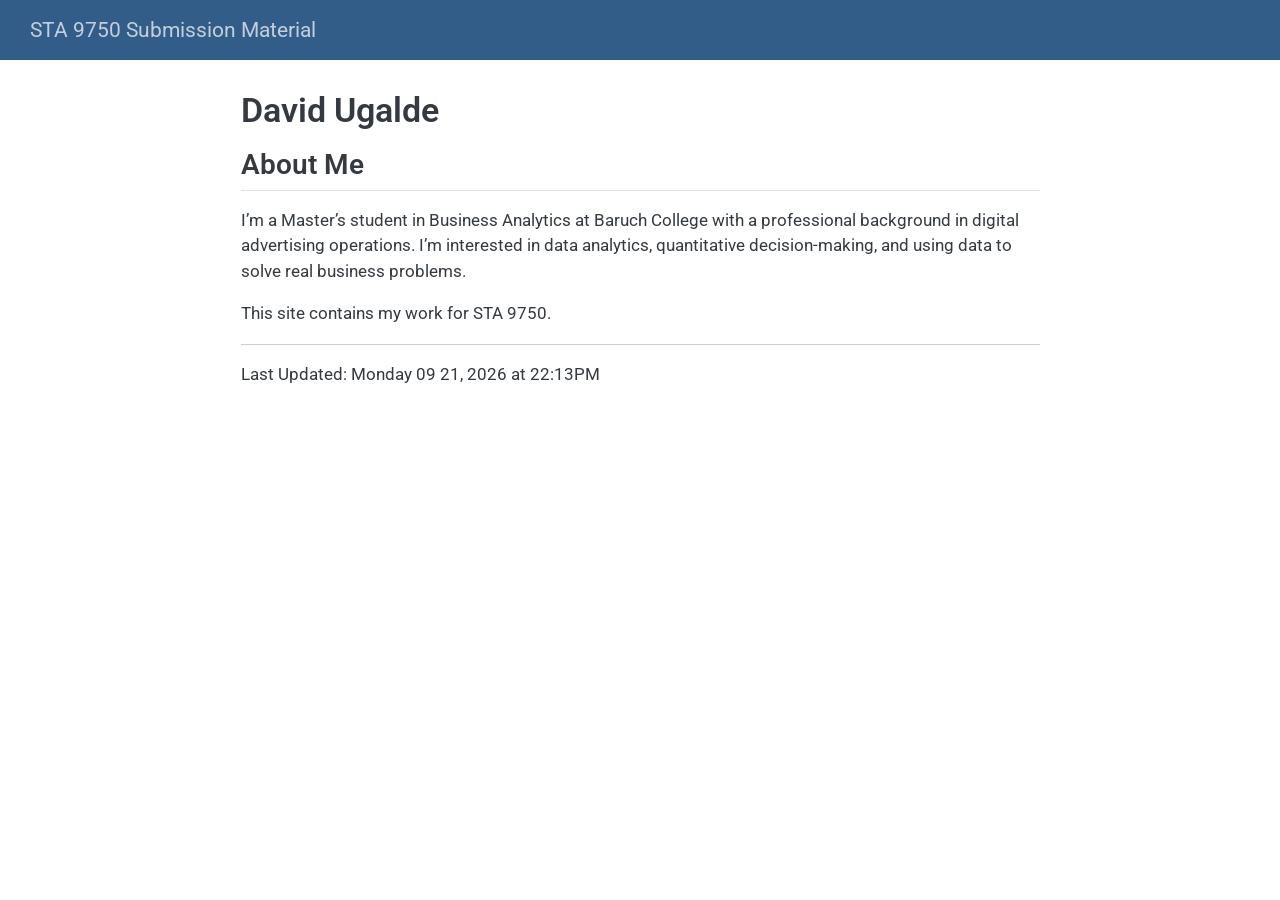
<file: docs/index.html>
<!DOCTYPE html>
<html xmlns="http://www.w3.org/1999/xhtml" lang="en" xml:lang="en"><head>

<meta charset="utf-8">
<meta name="generator" content="quarto-1.10.18">

<meta name="viewport" content="width=device-width, initial-scale=1.0, user-scalable=yes">


<title>David Ugalde – STA 9750 Submission Material</title>
<style>
/* Default styles provided by pandoc.
** See https://pandoc.org/MANUAL.html#variables-for-html for config info.
*/
span.smallcaps{font-variant: small-caps;}
div.columns{display: flex; gap: 1.5em;}
div.column{flex: auto;}
@media screen {
div.columns{gap: min(4vw, 1.5em);}
div.column{overflow-x: auto;}
}
div.hanging-indent{margin-left: 1.5em; text-indent: -1.5em;}
ul.task-list{list-style: none;}
ul.task-list li input[type="checkbox"] {
  width: 0.8em;
  margin: 0 0.8em 0.2em -1em; /* quarto-specific, see https://github.com/quarto-dev/quarto-cli/issues/4556 */ 
  vertical-align: middle;
}
</style>


<script src="site_libs/quarto-nav/quarto-nav.js"></script>
<script src="site_libs/quarto-nav/headroom.min.js"></script>
<script src="site_libs/clipboard/clipboard.min.js"></script>
<script src="site_libs/quarto-search/autocomplete.umd.js"></script>
<script src="site_libs/quarto-search/fuse.min.js"></script>
<script src="site_libs/quarto-search/quarto-search.js"></script>
<meta name="quarto:offset" content="./">
<script src="site_libs/quarto-html/quarto.js" type="module"></script>
<script src="site_libs/quarto-html/tabsets/tabsets.js" type="module"></script>
<script src="site_libs/quarto-html/popper.min.js"></script>
<script src="site_libs/quarto-html/tippy.umd.min.js"></script>
<script src="site_libs/quarto-html/anchor.min.js"></script>
<link href="site_libs/quarto-html/tippy.css" rel="stylesheet">
<link href="site_libs/quarto-html/quarto-syntax-highlighting-64a204ab8560d761af7679ceaba22944.css" rel="stylesheet" id="quarto-text-highlighting-styles">
<script src="site_libs/bootstrap/bootstrap.min.js"></script>
<link href="site_libs/bootstrap/bootstrap-icons.css" rel="stylesheet">
<link href="site_libs/bootstrap/bootstrap-ecffb29ab86c51f33a5c8b4be15da6e0.min.css" rel="stylesheet" append-hash="true" id="quarto-bootstrap" data-mode="light">
<script id="quarto-search-options" type="application/json">{
  "location": "navbar",
  "copy-button": false,
  "collapse-after": 3,
  "panel-placement": "end",
  "type": "overlay",
  "limit": 50,
  "keyboard-shortcut": [
    "f",
    "/",
    "s"
  ],
  "show-item-context": false,
  "language": {
    "search-no-results-text": "No results",
    "search-matching-documents-text": "matching documents",
    "search-copy-link-title": "Copy link to search",
    "search-hide-matches-text": "Hide additional matches",
    "search-more-match-text": "more match in this document",
    "search-more-matches-text": "more matches in this document",
    "search-clear-button-title": "Clear",
    "search-text-placeholder": "",
    "search-detached-cancel-button-title": "Cancel",
    "search-submit-button-title": "Submit",
    "search-label": "Search"
  }
}</script>


</head>

<body class="nav-fixed fullcontent quarto-light">

<div id="quarto-search-results"></div>
  <header id="quarto-header" class="headroom fixed-top">
    <nav class="navbar navbar-expand-lg " data-bs-theme="dark">
      <div class="navbar-container container-fluid">
      <div class="navbar-brand-container mx-auto">
    <a class="navbar-brand" href="./index.html">
    <span class="navbar-title">STA 9750 Submission Material</span>
    </a>
  </div>
        <div class="quarto-navbar-tools tools-end">
</div>
      </div> <!-- /container-fluid -->
    </nav>
</header>
<!-- content -->
<div id="quarto-content" class="quarto-container page-columns page-rows-contents page-layout-article page-navbar">
<!-- sidebar -->
<!-- margin-sidebar -->
    
<!-- main -->
<main class="content" id="quarto-document-content">

<header id="title-block-header" class="quarto-title-block default">
<div class="quarto-title">
<h1 class="title">David Ugalde</h1>
</div>



<div class="quarto-title-meta">

    
  
    
  </div>
  


</header>


<section id="about-me" class="level2">
<h2 class="anchored" data-anchor-id="about-me">About Me</h2>
<p>I’m a Master’s student in Business Analytics at Baruch College with a professional background in digital advertising operations. I’m interested in data analytics, quantitative decision-making, and using data to solve real business problems.</p>
<p>This site contains my work for STA 9750.</p>
<hr>
<p>Last Updated: Monday 09 21, 2026 at 22:13PM</p>


</section>

</main> <!-- /main -->
<script id="quarto-html-after-body" type="application/javascript">
  window.document.addEventListener("DOMContentLoaded", function (event) {
    const icon = "";
    const anchorJS = new window.AnchorJS();
    anchorJS.options = {
      placement: 'right',
      icon: icon
    };
    anchorJS.add('.anchored');
    const isCodeAnnotation = (el) => {
      for (const clz of el.classList) {
        if (clz.startsWith('code-annotation-')) {                     
          return true;
        }
      }
      return false;
    }
    const onCopySuccess = function(e) {
      // button target
      const button = e.trigger;
      // don't keep focus
      button.blur();
      // flash "checked"
      button.classList.add('code-copy-button-checked');
      var currentTitle = button.getAttribute("title");
      button.setAttribute("title", "Copied!");
      let tooltip;
      if (window.bootstrap) {
        button.setAttribute("data-bs-toggle", "tooltip");
        button.setAttribute("data-bs-placement", "left");
        button.setAttribute("data-bs-title", "Copied!");
        tooltip = new bootstrap.Tooltip(button, 
          { trigger: "manual", 
            customClass: "code-copy-button-tooltip",
            offset: [0, -8]});
        tooltip.show();    
      }
      setTimeout(function() {
        if (tooltip) {
          tooltip.hide();
          button.removeAttribute("data-bs-title");
          button.removeAttribute("data-bs-toggle");
          button.removeAttribute("data-bs-placement");
        }
        button.setAttribute("title", currentTitle);
        button.classList.remove('code-copy-button-checked');
      }, 1000);
      // clear code selection
      e.clearSelection();
    }
    const getTextToCopy = function(trigger) {
      const outerScaffold = trigger.parentElement.cloneNode(true);
      const codeEl = outerScaffold.querySelector('code');
      for (const childEl of codeEl.children) {
        if (isCodeAnnotation(childEl)) {
          childEl.remove();
        }
      }
      return codeEl.innerText;
    }
    const clipboard = new window.ClipboardJS('.code-copy-button:not([data-in-quarto-modal])', {
      text: getTextToCopy
    });
    clipboard.on('success', onCopySuccess);
    if (window.document.getElementById('quarto-embedded-source-code-modal')) {
      const clipboardModal = new window.ClipboardJS('.code-copy-button[data-in-quarto-modal]', {
        text: getTextToCopy,
        container: window.document.getElementById('quarto-embedded-source-code-modal')
      });
      clipboardModal.on('success', onCopySuccess);
    }
      var localhostRegex = new RegExp(/^(?:http|https):\/\/localhost\:?[0-9]*\//);
      var mailtoRegex = new RegExp(/^mailto:/);
        var filterRegex = new RegExp("https:\/\/davidsebastianugalde\.github\.io\/STA9750-2026-FALL\/");
      var isInternal = (href) => {
          return filterRegex.test(href) || localhostRegex.test(href) || mailtoRegex.test(href);
      }
      // Inspect non-navigation links and adorn them if external
     var links = window.document.querySelectorAll('a[href]:not(.nav-link):not(.navbar-brand):not(.toc-action):not(.sidebar-link):not(.sidebar-item-toggle):not(.pagination-link):not(.no-external):not([aria-hidden]):not(.dropdown-item):not(.quarto-navigation-tool):not(.about-link)');
      for (var i=0; i<links.length; i++) {
        const link = links[i];
        if (!isInternal(link.href)) {
          // undo the damage that might have been done by quarto-nav.js in the case of
          // links that we want to consider external
          if (link.dataset.originalHref !== undefined) {
            link.href = link.dataset.originalHref;
          }
        }
      }
    function tippyHover(el, contentFn, onTriggerFn, onUntriggerFn) {
      const config = {
        allowHTML: true,
        maxWidth: 500,
        delay: 100,
        arrow: false,
        appendTo: function(el) {
            return el.parentElement;
        },
        interactive: true,
        interactiveBorder: 10,
        theme: 'quarto',
        placement: 'bottom-start',
      };
      if (contentFn) {
        config.content = contentFn;
      }
      if (onTriggerFn) {
        config.onTrigger = onTriggerFn;
      }
      if (onUntriggerFn) {
        config.onUntrigger = onUntriggerFn;
      }
      window.tippy(el, config); 
    }
    const noterefs = window.document.querySelectorAll('a[role="doc-noteref"]');
    for (var i=0; i<noterefs.length; i++) {
      const ref = noterefs[i];
      tippyHover(ref, function() {
        // use id or data attribute instead here
        let href = ref.getAttribute('data-footnote-href') || ref.getAttribute('href');
        try { href = new URL(href).hash; } catch {}
        const id = href.replace(/^#\/?/, "");
        const note = window.document.getElementById(id);
        if (note) {
          return note.innerHTML;
        } else {
          return "";
        }
      });
    }
    const xrefs = window.document.querySelectorAll('a.quarto-xref');
    const processXRef = (id, note) => {
      // Strip column container classes
      const stripColumnClz = (el) => {
        el.classList.remove("page-full", "page-columns");
        if (el.children) {
          for (const child of el.children) {
            stripColumnClz(child);
          }
        }
      }
      stripColumnClz(note)
      if (id === null || id.startsWith('sec-')) {
        // Special case sections, only their first couple elements
        const container = document.createElement("div");
        if (note.children && note.children.length > 2) {
          container.appendChild(note.children[0].cloneNode(true));
          for (let i = 1; i < note.children.length; i++) {
            const child = note.children[i];
            if (child.tagName === "P" && child.innerText === "") {
              continue;
            } else {
              container.appendChild(child.cloneNode(true));
              break;
            }
          }
          if (window.Quarto?.typesetMath) {
            window.Quarto.typesetMath(container);
          }
          return container.innerHTML
        } else {
          if (window.Quarto?.typesetMath) {
            window.Quarto.typesetMath(note);
          }
          return note.innerHTML;
        }
      } else {
        // Remove any anchor links if they are present
        const anchorLink = note.querySelector('a.anchorjs-link');
        if (anchorLink) {
          anchorLink.remove();
        }
        if (window.Quarto?.typesetMath) {
          window.Quarto.typesetMath(note);
        }
        if (note.classList.contains("callout")) {
          return note.outerHTML;
        } else {
          return note.innerHTML;
        }
      }
    }
    for (var i=0; i<xrefs.length; i++) {
      const xref = xrefs[i];
      tippyHover(xref, undefined, function(instance) {
        instance.disable();
        let url = xref.getAttribute('href');
        let hash = undefined; 
        if (url.startsWith('#')) {
          hash = url;
        } else {
          try { hash = new URL(url).hash; } catch {}
        }
        if (hash) {
          const id = hash.replace(/^#\/?/, "");
          const note = window.document.getElementById(id);
          if (note !== null) {
            try {
              const html = processXRef(id, note.cloneNode(true));
              instance.setContent(html);
            } finally {
              instance.enable();
              instance.show();
            }
          } else {
            // See if we can fetch this
            fetch(url.split('#')[0])
            .then(res => res.text())
            .then(html => {
              const parser = new DOMParser();
              const htmlDoc = parser.parseFromString(html, "text/html");
              const note = htmlDoc.getElementById(id);
              if (note !== null) {
                const html = processXRef(id, note);
                instance.setContent(html);
              } 
            }).finally(() => {
              instance.enable();
              instance.show();
            });
          }
        } else {
          // See if we can fetch a full url (with no hash to target)
          // This is a special case and we should probably do some content thinning / targeting
          fetch(url)
          .then(res => res.text())
          .then(html => {
            const parser = new DOMParser();
            const htmlDoc = parser.parseFromString(html, "text/html");
            const note = htmlDoc.querySelector('main.content');
            if (note !== null) {
              // This should only happen for chapter cross references
              // (since there is no id in the URL)
              // remove the first header
              if (note.children.length > 0 && note.children[0].tagName === "HEADER") {
                note.children[0].remove();
              }
              const html = processXRef(null, note);
              instance.setContent(html);
            } 
          }).finally(() => {
            instance.enable();
            instance.show();
          });
        }
      }, function(instance) {
      });
    }
        let selectedAnnoteEl;
        const selectorForAnnotation = ( cell, annotation) => {
          let cellAttr = 'data-code-cell="' + cell + '"';
          let lineAttr = 'data-code-annotation="' +  annotation + '"';
          const selector = 'span[' + cellAttr + '][' + lineAttr + ']';
          return selector;
        }
        const selectCodeLines = (annoteEl) => {
          const doc = window.document;
          const targetCell = annoteEl.getAttribute("data-target-cell");
          const targetAnnotation = annoteEl.getAttribute("data-target-annotation");
          const annoteSpan = window.document.querySelector(selectorForAnnotation(targetCell, targetAnnotation));
          const lines = annoteSpan.getAttribute("data-code-lines").split(",");
          const lineIds = lines.map((line) => {
            return targetCell + "-" + line;
          })
          let top = null;
          let height = null;
          let parent = null;
          if (lineIds.length > 0) {
              //compute the position of the single el (top and bottom and make a div)
              const el = window.document.getElementById(lineIds[0]);
              top = el.offsetTop;
              height = el.offsetHeight;
              parent = el.parentElement.parentElement;
            if (lineIds.length > 1) {
              const lastEl = window.document.getElementById(lineIds[lineIds.length - 1]);
              const bottom = lastEl.offsetTop + lastEl.offsetHeight;
              height = bottom - top;
            }
            if (top !== null && height !== null && parent !== null) {
              // cook up a div (if necessary) and position it 
              let div = window.document.getElementById("code-annotation-line-highlight");
              if (div === null) {
                div = window.document.createElement("div");
                div.setAttribute("id", "code-annotation-line-highlight");
                div.style.position = 'absolute';
                parent.appendChild(div);
              }
              div.style.top = top - 2 + "px";
              div.style.height = height + 4 + "px";
              div.style.left = 0;
              let gutterDiv = window.document.getElementById("code-annotation-line-highlight-gutter");
              if (gutterDiv === null) {
                gutterDiv = window.document.createElement("div");
                gutterDiv.setAttribute("id", "code-annotation-line-highlight-gutter");
                gutterDiv.style.position = 'absolute';
                const codeCell = window.document.getElementById(targetCell);
                const gutter = codeCell.querySelector('.code-annotation-gutter');
                gutter.appendChild(gutterDiv);
              }
              gutterDiv.style.top = top - 2 + "px";
              gutterDiv.style.height = height + 4 + "px";
            }
            selectedAnnoteEl = annoteEl;
          }
        };
        const unselectCodeLines = () => {
          const elementsIds = ["code-annotation-line-highlight", "code-annotation-line-highlight-gutter"];
          elementsIds.forEach((elId) => {
            const div = window.document.getElementById(elId);
            if (div) {
              div.remove();
            }
          });
          selectedAnnoteEl = undefined;
        };
          // Handle positioning of the toggle
      window.addEventListener(
        "resize",
        throttle(() => {
          elRect = undefined;
          if (selectedAnnoteEl) {
            selectCodeLines(selectedAnnoteEl);
          }
        }, 10)
      );
      function throttle(fn, ms) {
      let throttle = false;
      let timer;
        return (...args) => {
          if(!throttle) { // first call gets through
              fn.apply(this, args);
              throttle = true;
          } else { // all the others get throttled
              if(timer) clearTimeout(timer); // cancel #2
              timer = setTimeout(() => {
                fn.apply(this, args);
                timer = throttle = false;
              }, ms);
          }
        };
      }
        // Attach click handler to the DT
        const annoteDls = window.document.querySelectorAll('dt[data-target-cell]');
        for (const annoteDlNode of annoteDls) {
          annoteDlNode.addEventListener('click', (event) => {
            const clickedEl = event.target;
            if (clickedEl !== selectedAnnoteEl) {
              unselectCodeLines();
              const activeEl = window.document.querySelector('dt[data-target-cell].code-annotation-active');
              if (activeEl) {
                activeEl.classList.remove('code-annotation-active');
              }
              selectCodeLines(clickedEl);
              clickedEl.classList.add('code-annotation-active');
            } else {
              // Unselect the line
              unselectCodeLines();
              clickedEl.classList.remove('code-annotation-active');
            }
          });
        }
    const findCites = (el) => {
      const parentEl = el.parentElement;
      if (parentEl) {
        const cites = parentEl.dataset.cites;
        if (cites) {
          return {
            el,
            cites: cites.split(' ')
          };
        } else {
          return findCites(el.parentElement)
        }
      } else {
        return undefined;
      }
    };
    var bibliorefs = window.document.querySelectorAll('a[role="doc-biblioref"]');
    for (var i=0; i<bibliorefs.length; i++) {
      const ref = bibliorefs[i];
      const citeInfo = findCites(ref);
      if (citeInfo) {
        tippyHover(citeInfo.el, function() {
          var popup = window.document.createElement('div');
          citeInfo.cites.forEach(function(cite) {
            var citeDiv = window.document.createElement('div');
            citeDiv.classList.add('hanging-indent');
            citeDiv.classList.add('csl-entry');
            var biblioDiv = window.document.getElementById('ref-' + cite);
            if (biblioDiv) {
              citeDiv.innerHTML = biblioDiv.innerHTML;
            }
            popup.appendChild(citeDiv);
          });
          return popup.innerHTML;
        });
      }
    }
  });
  </script>
</div> <!-- /content -->




</body></html>
</file>
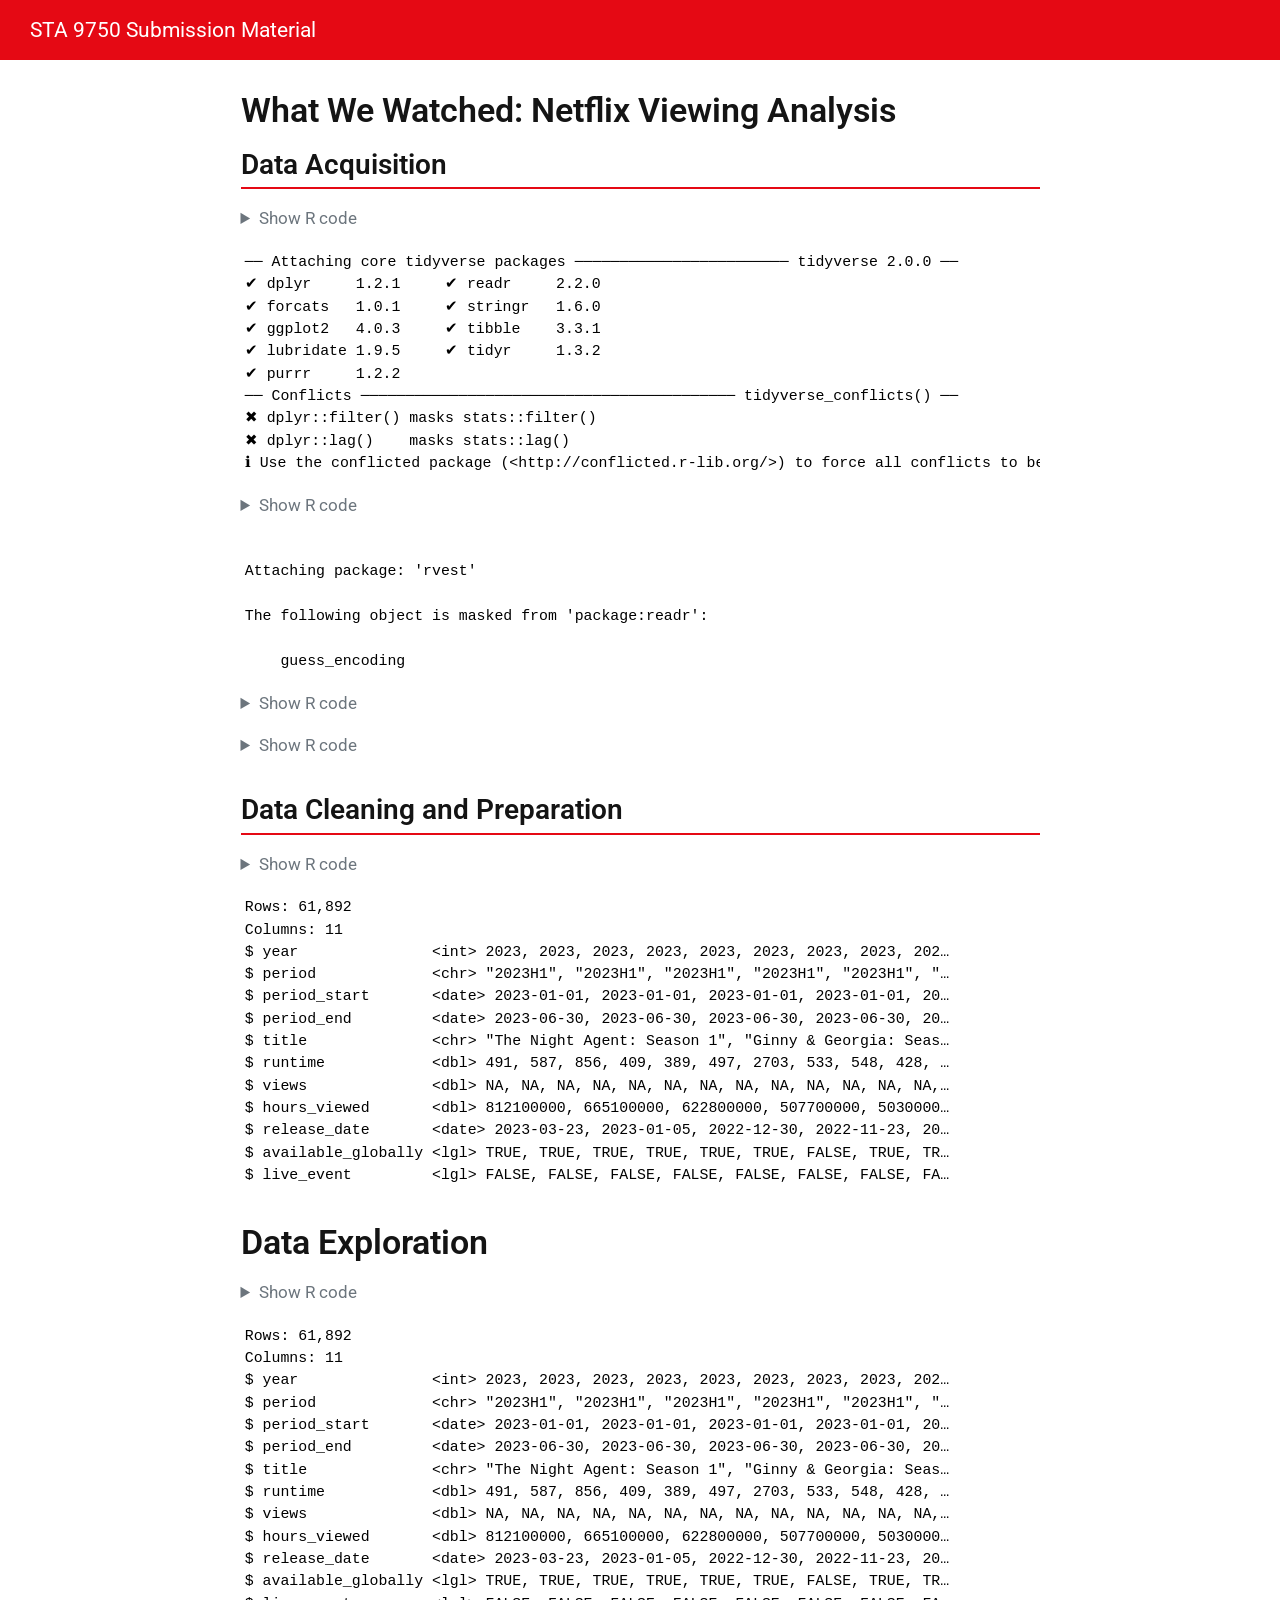
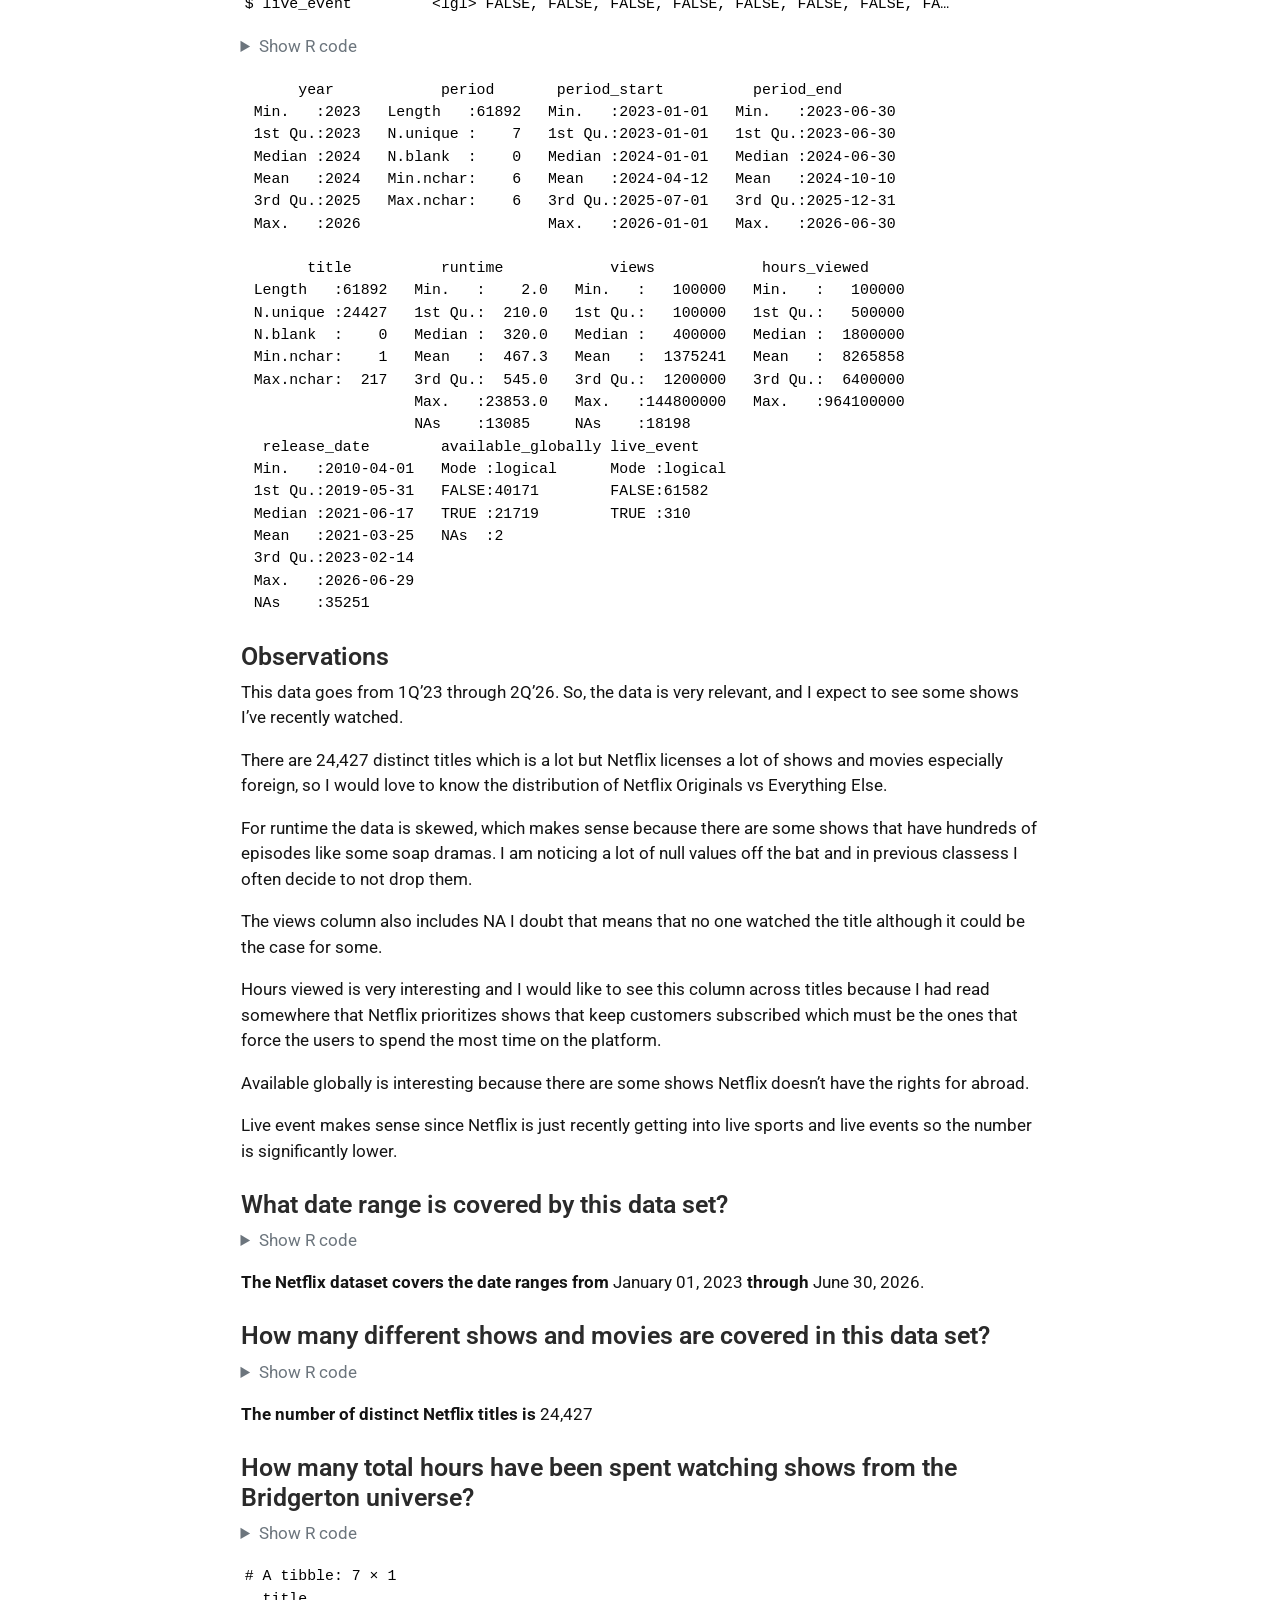
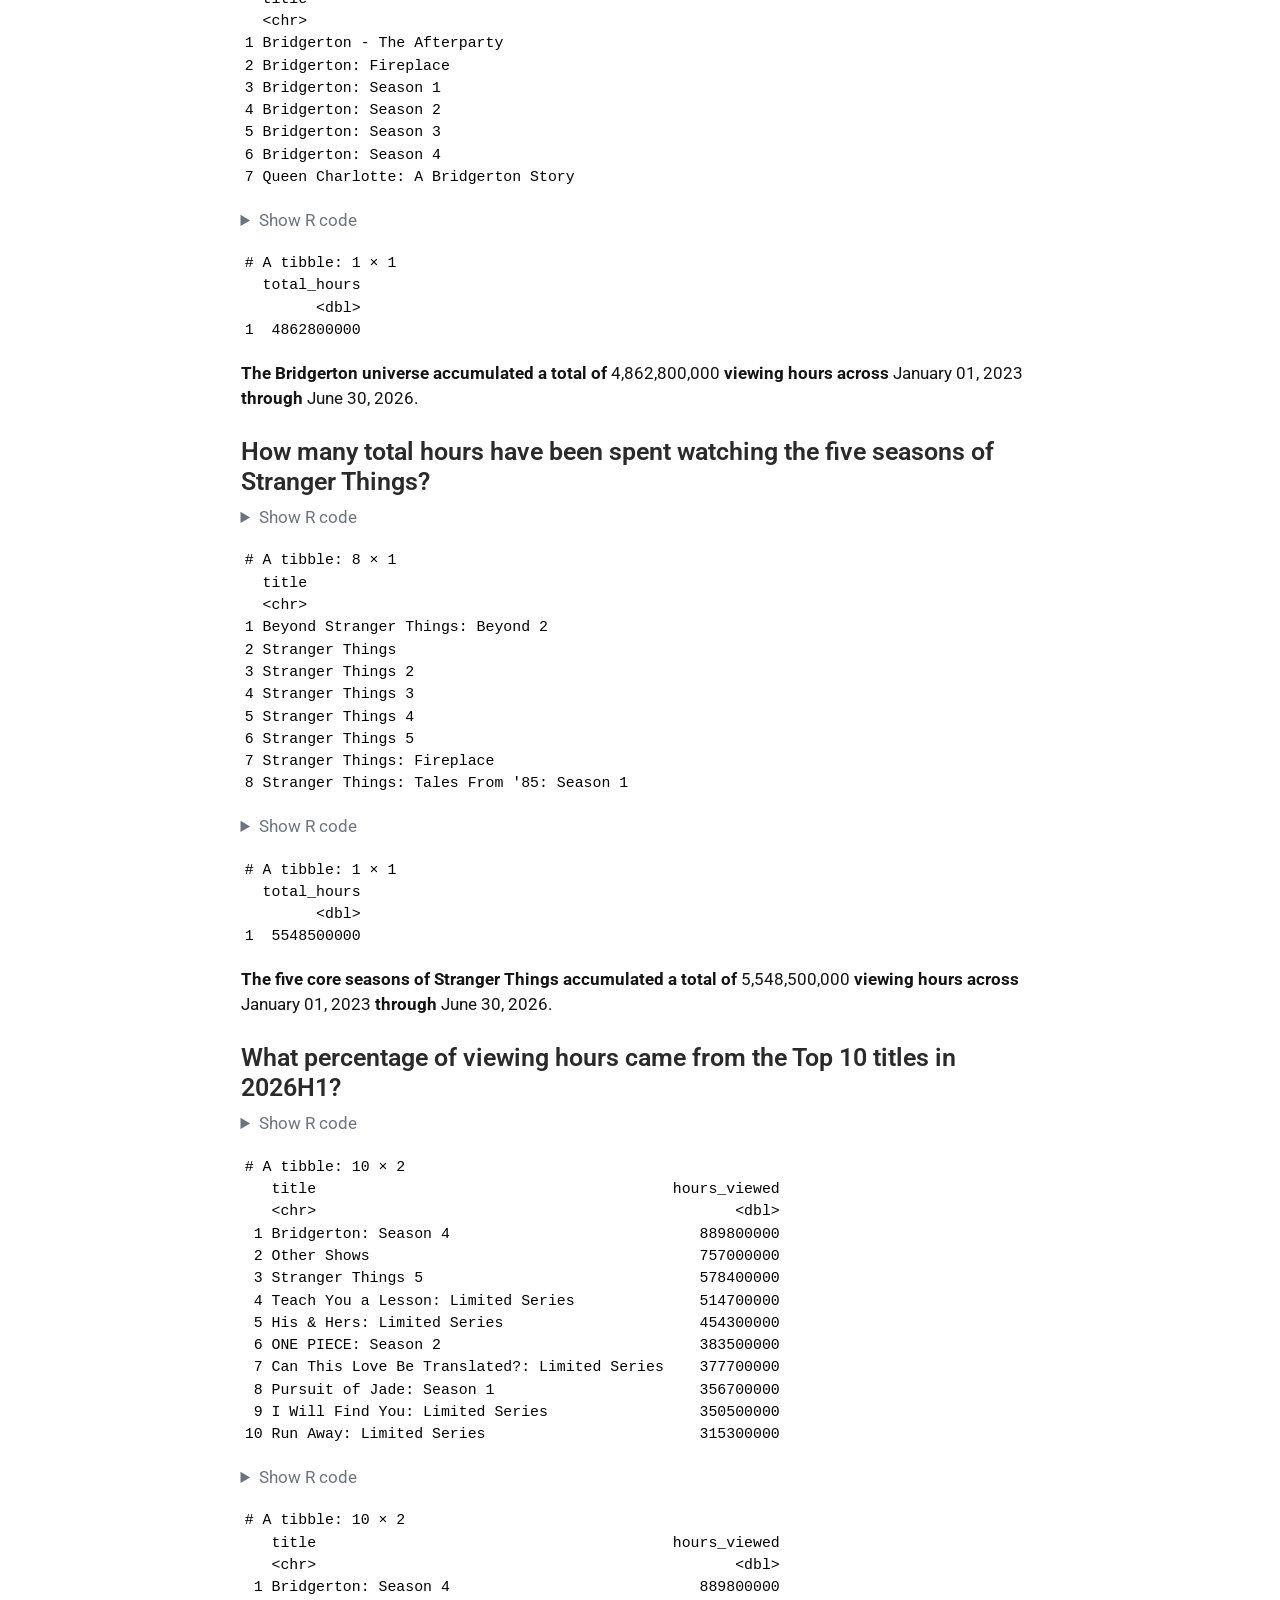
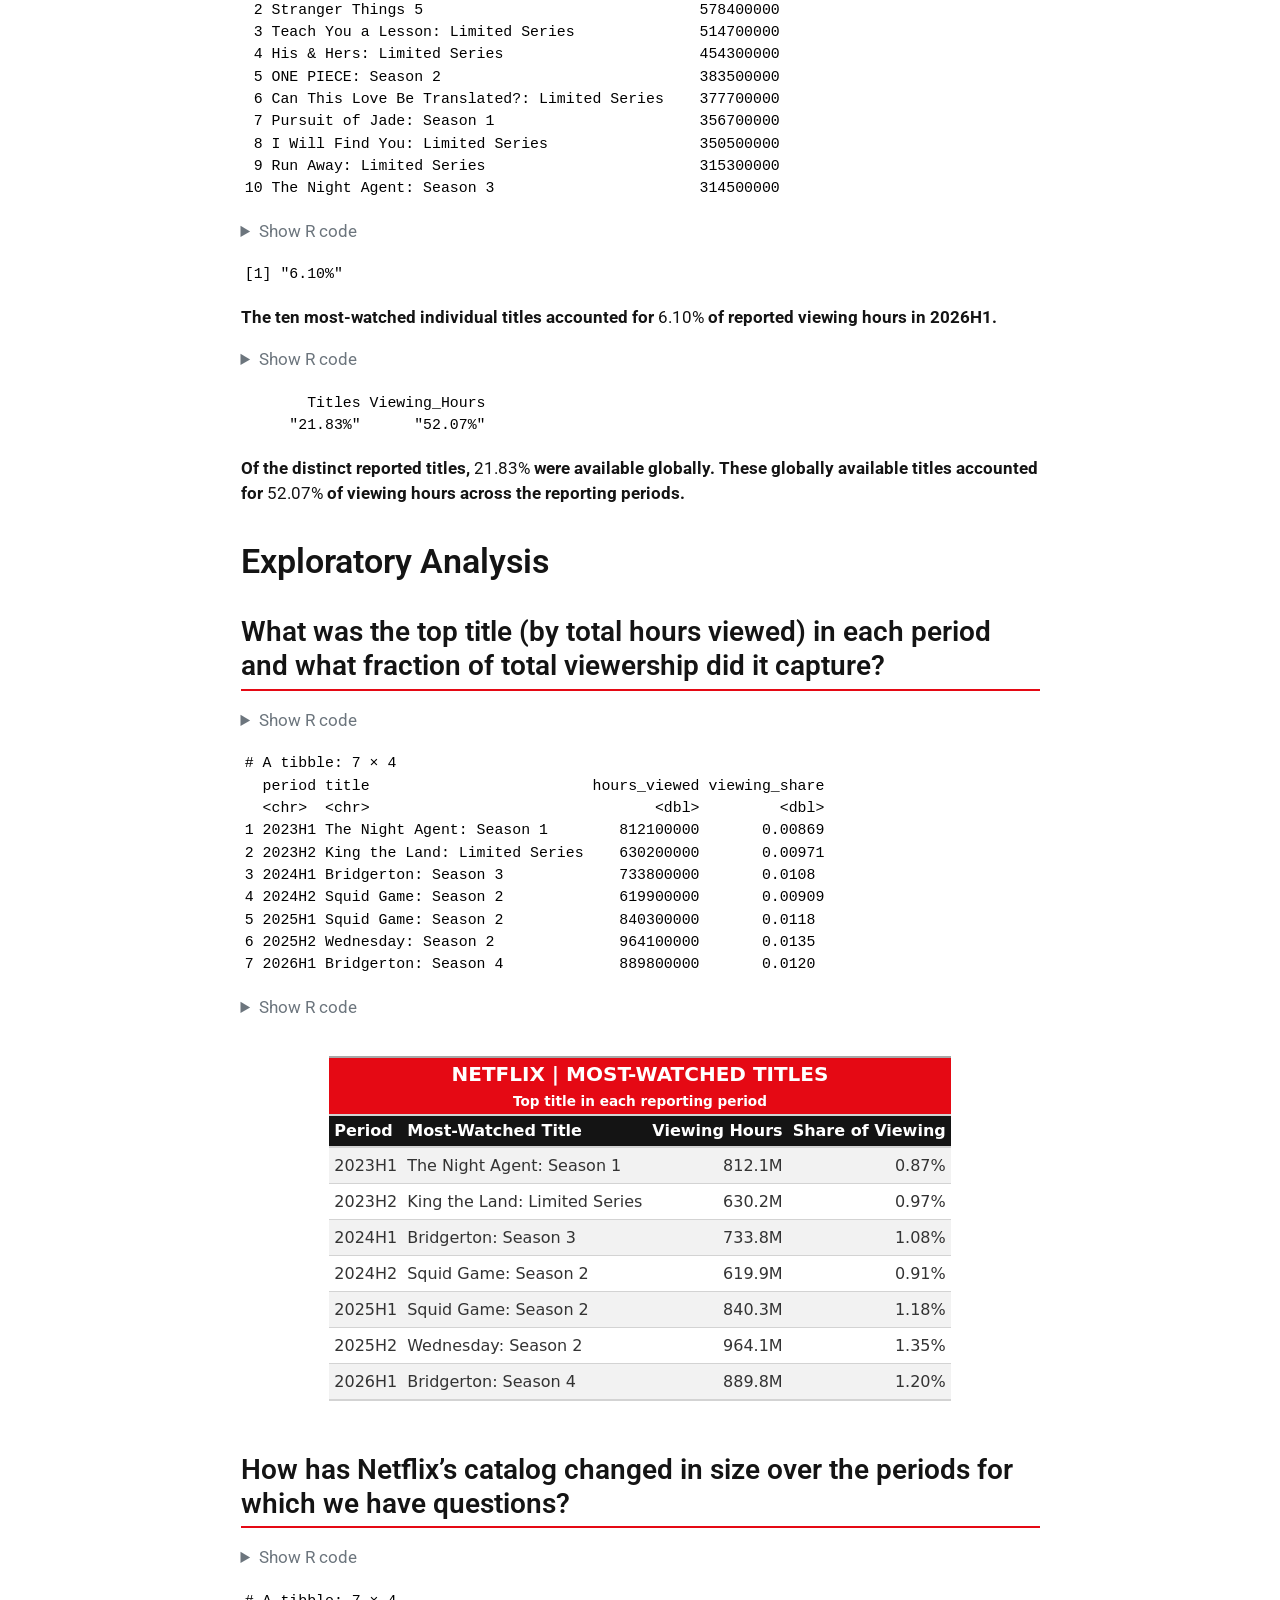
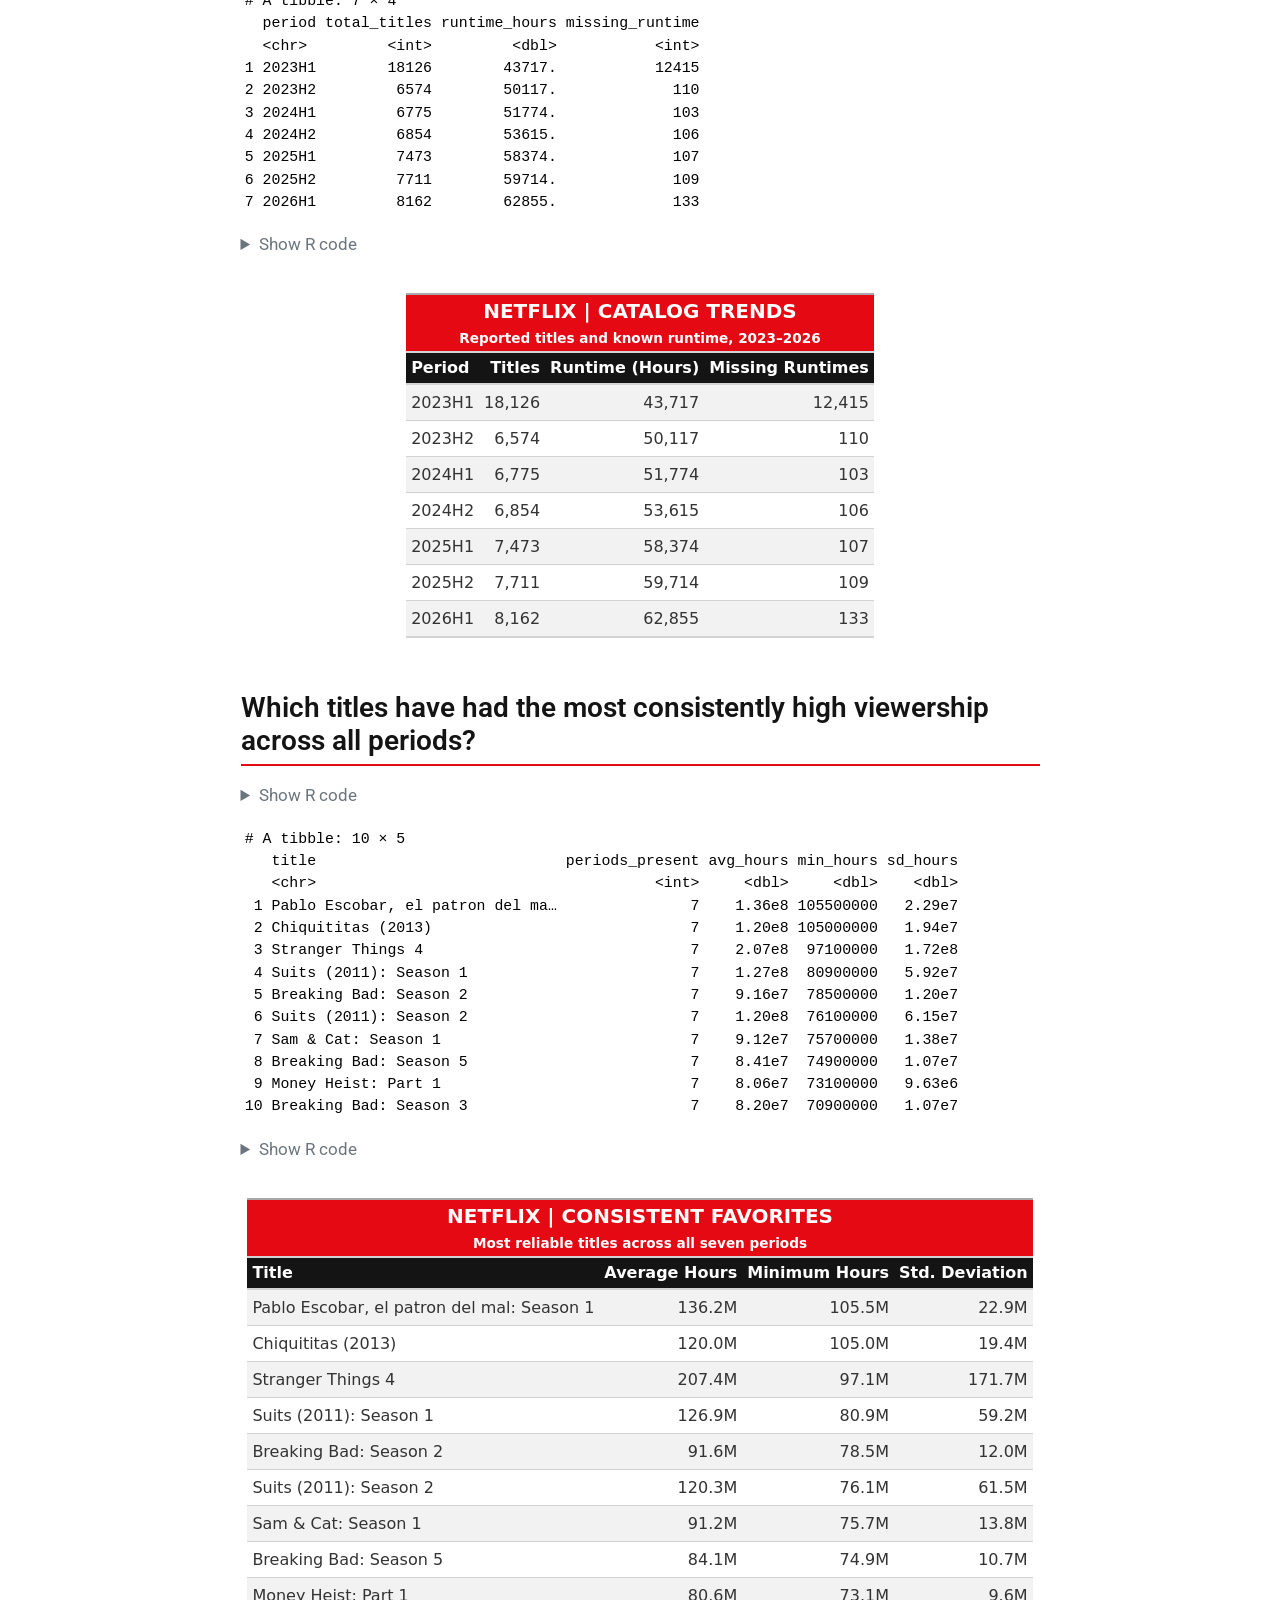
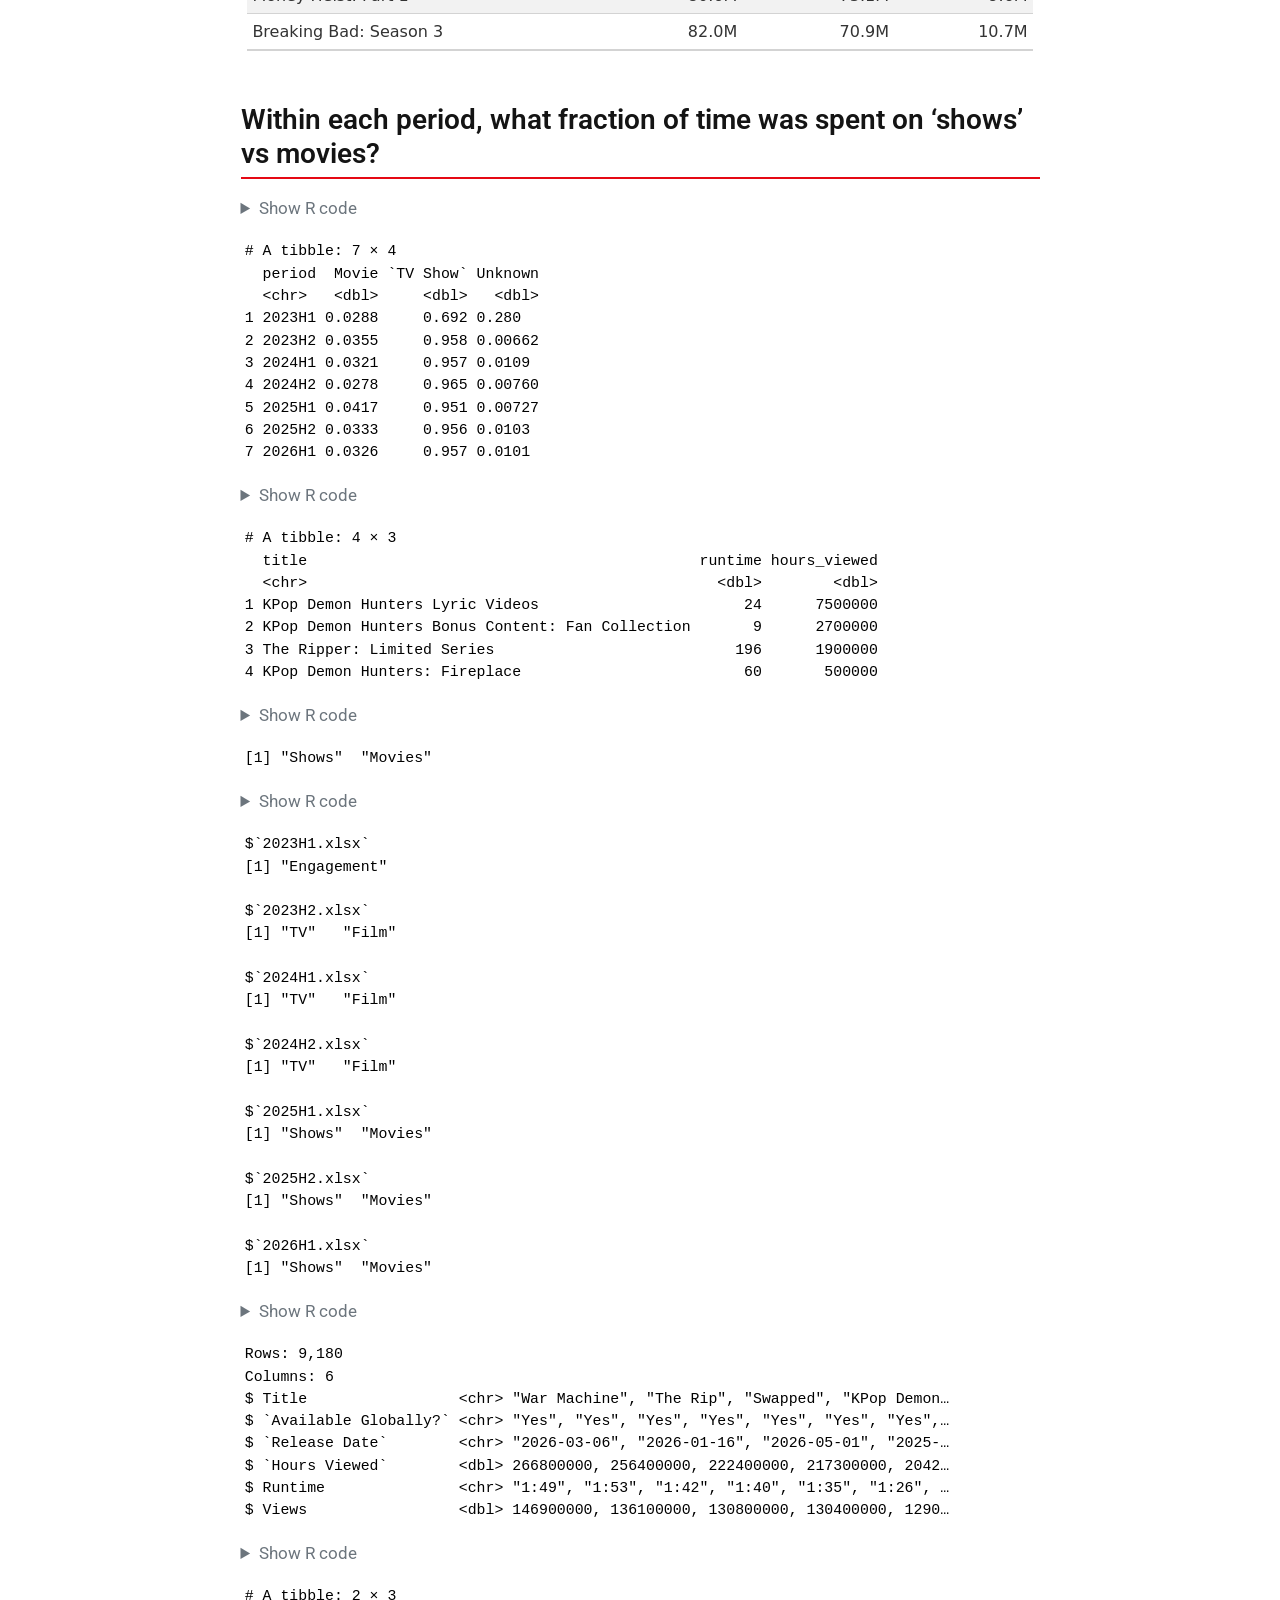
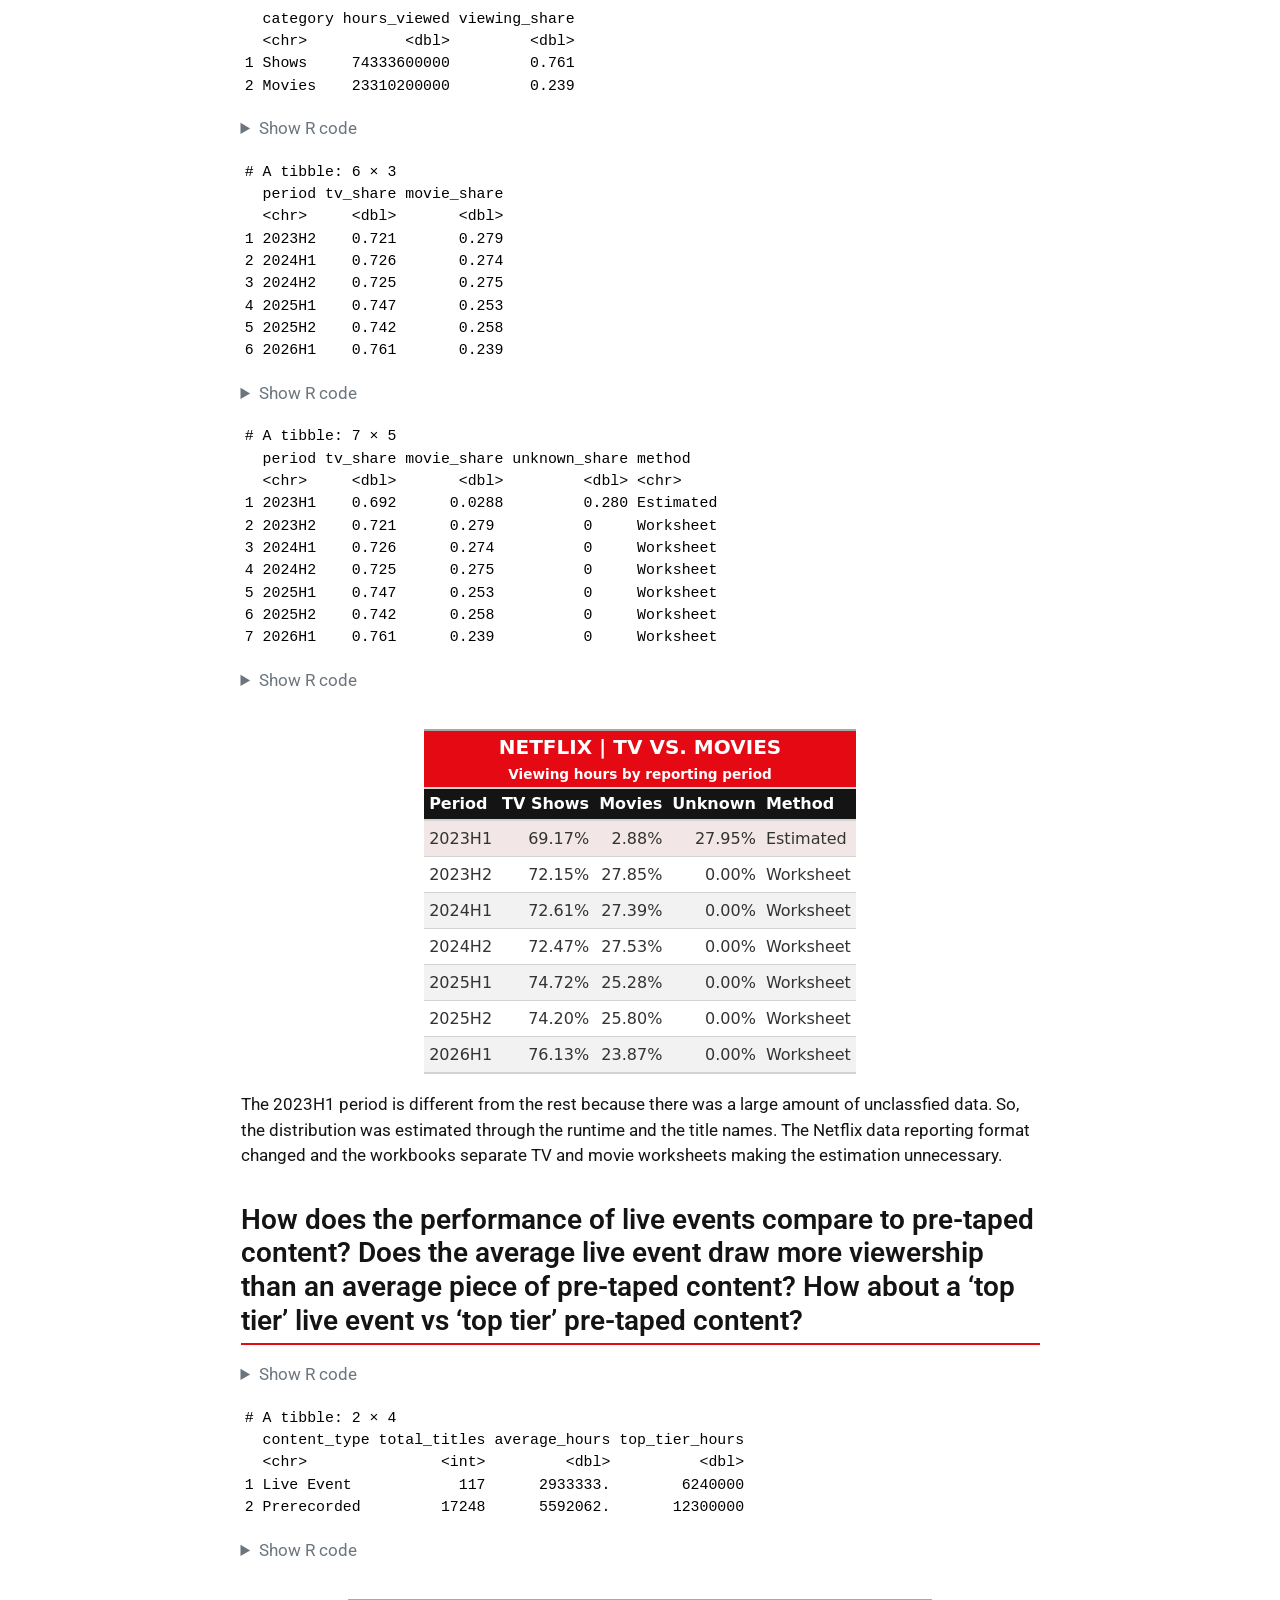
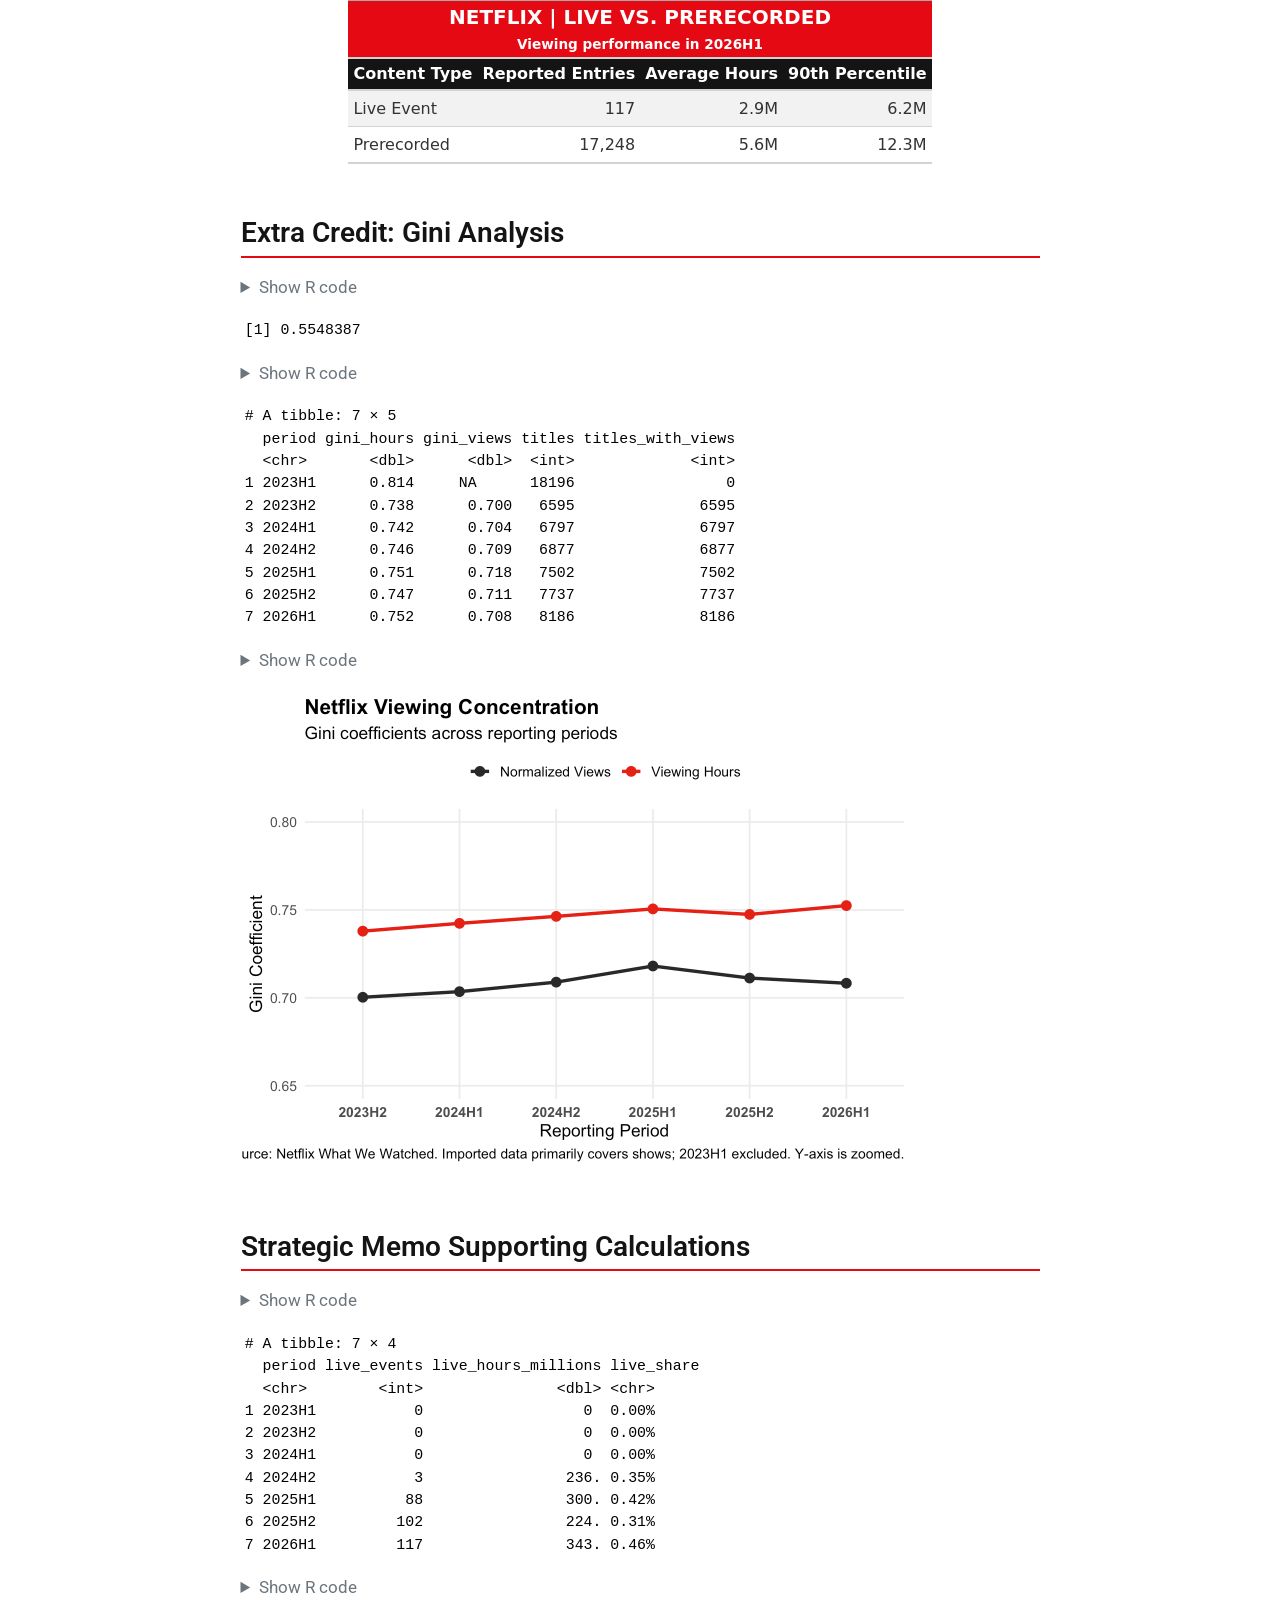
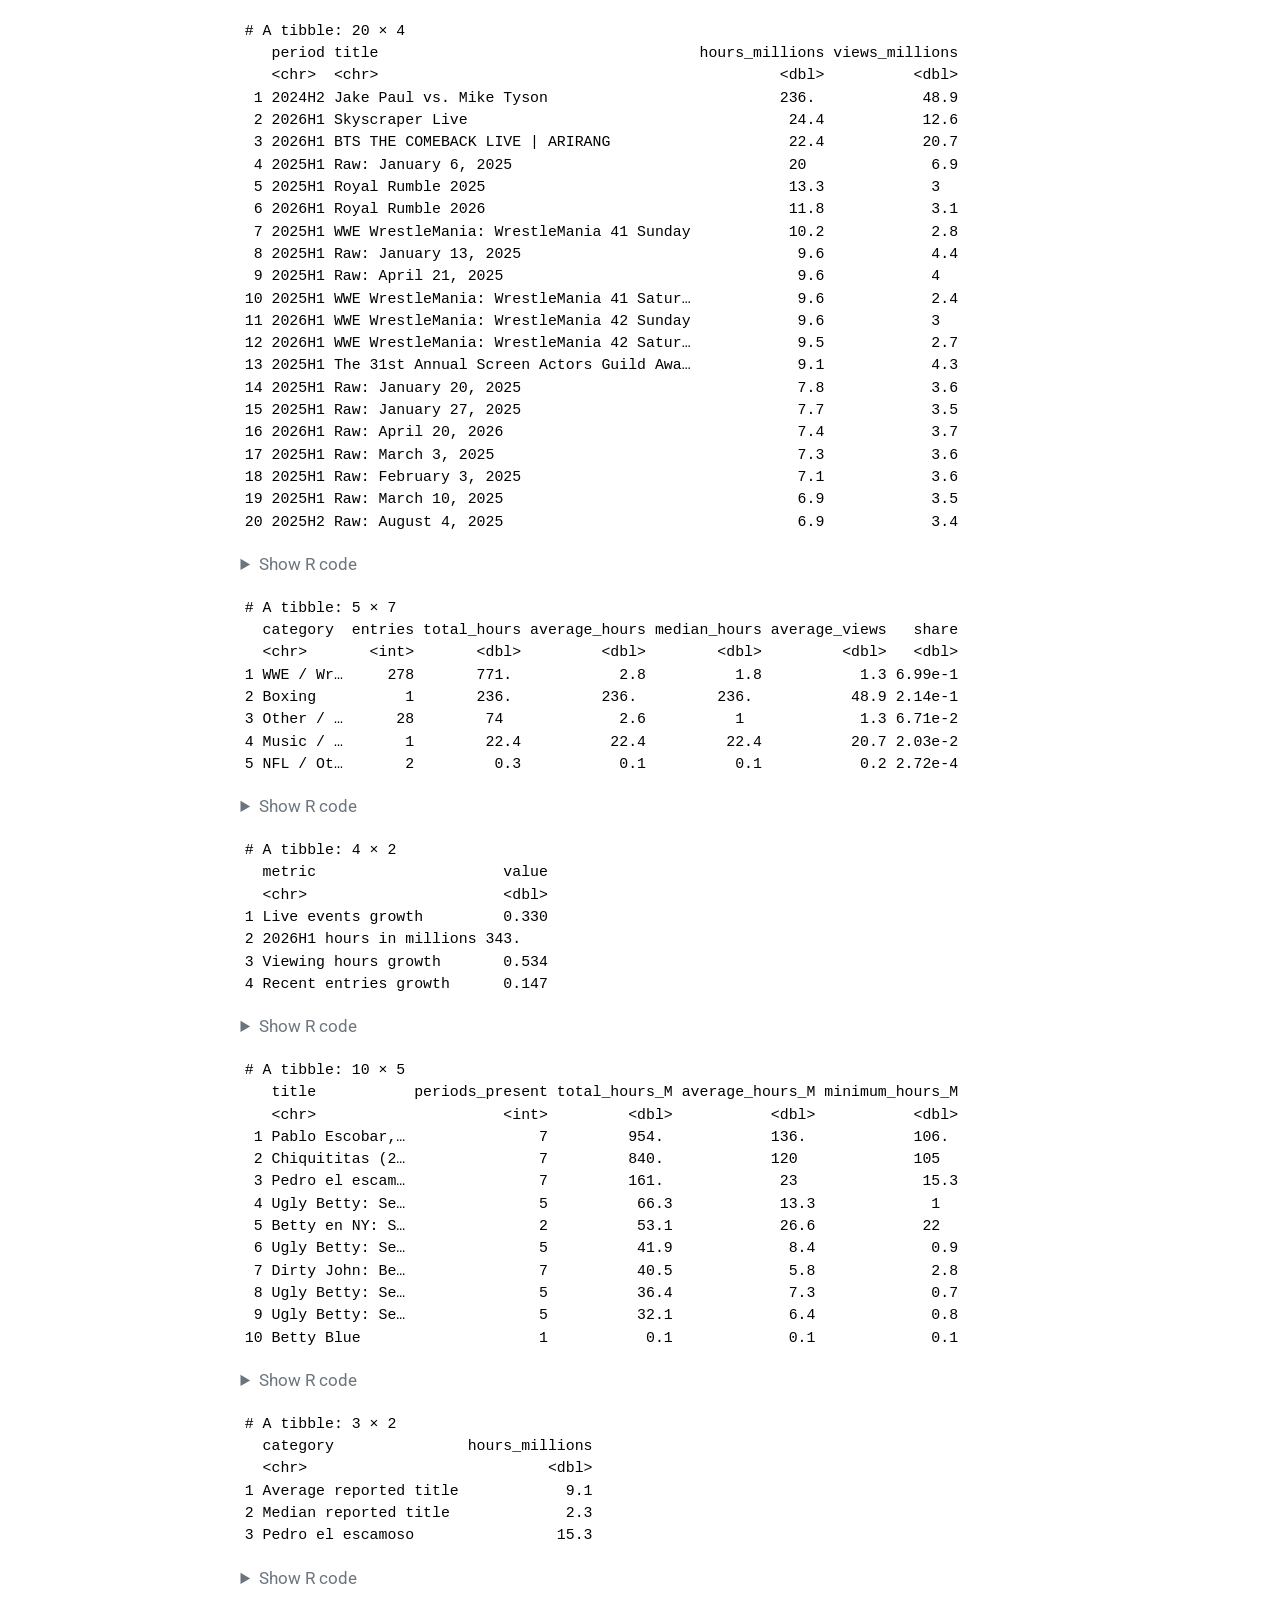
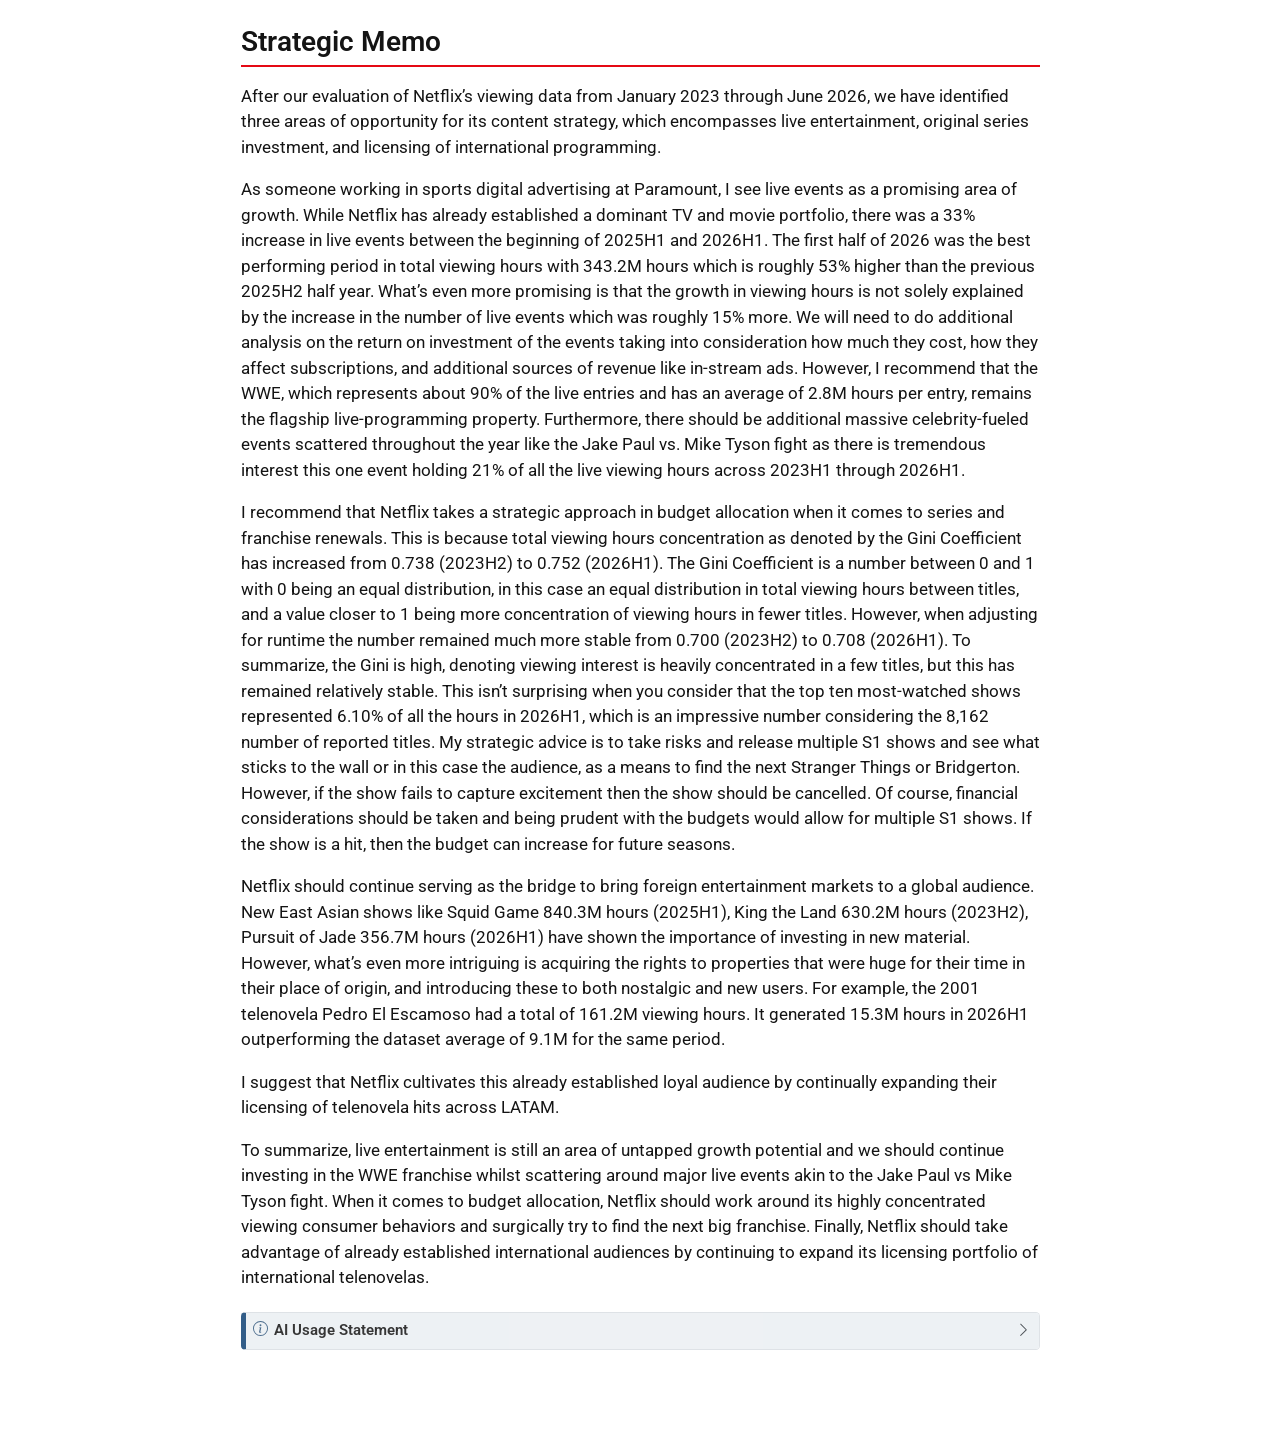
<file: docs/mp01.html>
<!DOCTYPE html>
<html xmlns="http://www.w3.org/1999/xhtml" lang="en" xml:lang="en"><head>

<meta charset="utf-8">
<meta name="generator" content="quarto-1.10.18">

<meta name="viewport" content="width=device-width, initial-scale=1.0, user-scalable=yes">


<title>What We Watched: Netflix Viewing Analysis – STA 9750 Submission Material</title>
<style>
/* Default styles provided by pandoc.
** See https://pandoc.org/MANUAL.html#variables-for-html for config info.
*/
span.smallcaps{font-variant: small-caps;}
div.columns{display: flex; gap: 1.5em;}
div.column{flex: auto;}
@media screen {
div.columns{gap: min(4vw, 1.5em);}
div.column{overflow-x: auto;}
}
div.hanging-indent{margin-left: 1.5em; text-indent: -1.5em;}
ul.task-list{list-style: none;}
ul.task-list li input[type="checkbox"] {
  width: 0.8em;
  margin: 0 0.8em 0.2em -1em; /* quarto-specific, see https://github.com/quarto-dev/quarto-cli/issues/4556 */ 
  vertical-align: middle;
}
/* CSS for syntax highlighting */
html { -webkit-text-size-adjust: 100%; }
pre > code.sourceCode { white-space: pre; position: relative; }
pre > code.sourceCode > span { display: inline-block; line-height: 1.25; }
pre > code.sourceCode > span:empty { height: 1.2em; }
.sourceCode { overflow: visible; }
code.sourceCode > span { color: inherit; text-decoration: inherit; }
div.sourceCode { margin: 1em 0; }
pre.sourceCode { margin: 0; }
@media screen {
div.sourceCode { overflow: auto; }
}
@media print {
pre > code.sourceCode { white-space: pre-wrap; }
pre > code.sourceCode > span { text-indent: -5em; padding-left: 5em; }
}
pre.numberSource code
  { counter-reset: source-line 0; }
pre.numberSource code > span
  { position: relative; left: -4em; counter-increment: source-line; }
pre.numberSource code > span > a:first-child::before
  { content: counter(source-line);
    position: relative; left: -1em; text-align: right; vertical-align: baseline;
    border: none; display: inline-block;
    -webkit-touch-callout: none; -webkit-user-select: none;
    -khtml-user-select: none; -moz-user-select: none;
    -ms-user-select: none; user-select: none;
    padding: 0 4px; width: 4em;
  }
pre.numberSource { margin-left: 3em;  padding-left: 4px; }
div.sourceCode
  {   }
@media screen {
pre > code.sourceCode > span > a:first-child::before { text-decoration: underline; }
}
</style>


<script src="site_libs/quarto-nav/quarto-nav.js"></script>
<script src="site_libs/quarto-nav/headroom.min.js"></script>
<script src="site_libs/clipboard/clipboard.min.js"></script>
<script src="site_libs/quarto-search/autocomplete.umd.js"></script>
<script src="site_libs/quarto-search/fuse.min.js"></script>
<script src="site_libs/quarto-search/quarto-search.js"></script>
<meta name="quarto:offset" content="./">
<script src="site_libs/quarto-html/quarto.js" type="module"></script>
<script src="site_libs/quarto-html/tabsets/tabsets.js" type="module"></script>
<script src="site_libs/quarto-html/popper.min.js"></script>
<script src="site_libs/quarto-html/tippy.umd.min.js"></script>
<script src="site_libs/quarto-html/anchor.min.js"></script>
<link href="site_libs/quarto-html/tippy.css" rel="stylesheet">
<link href="site_libs/quarto-html/quarto-syntax-highlighting-64a204ab8560d761af7679ceaba22944.css" rel="stylesheet" id="quarto-text-highlighting-styles">
<script src="site_libs/bootstrap/bootstrap.min.js"></script>
<link href="site_libs/bootstrap/bootstrap-icons.css" rel="stylesheet">
<link href="site_libs/bootstrap/bootstrap-047fd2e751d804aeebe7710603c1a8f0.min.css" rel="stylesheet" append-hash="true" id="quarto-bootstrap" data-mode="light">
<script id="quarto-search-options" type="application/json">{
  "location": "navbar",
  "copy-button": false,
  "collapse-after": 3,
  "panel-placement": "end",
  "type": "overlay",
  "limit": 50,
  "keyboard-shortcut": [
    "f",
    "/",
    "s"
  ],
  "show-item-context": false,
  "language": {
    "search-no-results-text": "No results",
    "search-matching-documents-text": "matching documents",
    "search-copy-link-title": "Copy link to search",
    "search-hide-matches-text": "Hide additional matches",
    "search-more-match-text": "more match in this document",
    "search-more-matches-text": "more matches in this document",
    "search-clear-button-title": "Clear",
    "search-text-placeholder": "",
    "search-detached-cancel-button-title": "Cancel",
    "search-submit-button-title": "Submit",
    "search-label": "Search"
  }
}</script>


<link rel="stylesheet" href="netflix.css">
</head>

<body class="nav-fixed fullcontent quarto-light">

<div id="quarto-search-results"></div>
  <header id="quarto-header" class="headroom fixed-top">
    <nav class="navbar navbar-expand-lg " data-bs-theme="dark">
      <div class="navbar-container container-fluid">
      <div class="navbar-brand-container mx-auto">
    <a class="navbar-brand" href="./index.html">
    <span class="navbar-title">STA 9750 Submission Material</span>
    </a>
  </div>
        <div class="quarto-navbar-tools tools-end">
</div>
      </div> <!-- /container-fluid -->
    </nav>
</header>
<!-- content -->
<div id="quarto-content" class="quarto-container page-columns page-rows-contents page-layout-article page-navbar">
<!-- sidebar -->
<!-- margin-sidebar -->
    
<!-- main -->
<main class="content" id="quarto-document-content">

<header id="title-block-header" class="quarto-title-block default">
<div class="quarto-title">
<h1 class="title">What We Watched: Netflix Viewing Analysis</h1>
</div>



<div class="quarto-title-meta">

    
  
    
  </div>
  


</header>


<section id="data-acquisition" class="level2">
<h2 class="anchored" data-anchor-id="data-acquisition">Data Acquisition</h2>
<div class="cell">
<details class="code-fold">
<summary>Show R code</summary>
<div class="code-copy-outer-scaffold"><div class="sourceCode cell-code" id="cb1"><pre class="sourceCode r code-with-copy"><code class="sourceCode r"><span id="cb1-1"><a href="#cb1-1" aria-hidden="true" tabindex="-1"></a><span class="fu">library</span>(tidyverse)</span></code></pre></div><button title="Copy to Clipboard" class="code-copy-button"><i class="bi"></i></button></div>
</details>
<div class="cell-output cell-output-stderr">
<pre><code>── Attaching core tidyverse packages ──────────────────────── tidyverse 2.0.0 ──
✔ dplyr     1.2.1     ✔ readr     2.2.0
✔ forcats   1.0.1     ✔ stringr   1.6.0
✔ ggplot2   4.0.3     ✔ tibble    3.3.1
✔ lubridate 1.9.5     ✔ tidyr     1.3.2
✔ purrr     1.2.2     
── Conflicts ────────────────────────────────────────── tidyverse_conflicts() ──
✖ dplyr::filter() masks stats::filter()
✖ dplyr::lag()    masks stats::lag()
ℹ Use the conflicted package (&lt;http://conflicted.r-lib.org/&gt;) to force all conflicts to become errors</code></pre>
</div>
<details class="code-fold">
<summary>Show R code</summary>
<div class="code-copy-outer-scaffold"><div class="sourceCode cell-code" id="cb3"><pre class="sourceCode r code-with-copy"><code class="sourceCode r"><span id="cb3-1"><a href="#cb3-1" aria-hidden="true" tabindex="-1"></a><span class="fu">library</span>(rvest)</span></code></pre></div><button title="Copy to Clipboard" class="code-copy-button"><i class="bi"></i></button></div>
</details>
<div class="cell-output cell-output-stderr">
<pre><code>
Attaching package: 'rvest'

The following object is masked from 'package:readr':

    guess_encoding</code></pre>
</div>
<details class="code-fold">
<summary>Show R code</summary>
<div class="code-copy-outer-scaffold"><div class="sourceCode cell-code" id="cb5"><pre class="sourceCode r code-with-copy"><code class="sourceCode r"><span id="cb5-1"><a href="#cb5-1" aria-hidden="true" tabindex="-1"></a><span class="fu">library</span>(readxl)</span>
<span id="cb5-2"><a href="#cb5-2" aria-hidden="true" tabindex="-1"></a><span class="fu">library</span>(fs)</span></code></pre></div><button title="Copy to Clipboard" class="code-copy-button"><i class="bi"></i></button></div>
</details>
</div>
<div class="cell">
<details class="code-fold">
<summary>Show R code</summary>
<div class="code-copy-outer-scaffold"><div class="sourceCode cell-code" id="cb6"><pre class="sourceCode r code-with-copy"><code class="sourceCode r"><span id="cb6-1"><a href="#cb6-1" aria-hidden="true" tabindex="-1"></a><span class="co">#' Acquire Netflix What We Watched Reports</span></span>
<span id="cb6-2"><a href="#cb6-2" aria-hidden="true" tabindex="-1"></a><span class="co">#' </span></span>
<span id="cb6-3"><a href="#cb6-3" aria-hidden="true" tabindex="-1"></a><span class="co">#' This function will acquire and standardize all data for MP#01</span></span>
<span id="cb6-4"><a href="#cb6-4" aria-hidden="true" tabindex="-1"></a><span class="co">#' from Netflix. Because Netflix hosts the data files behind a CDN, we</span></span>
<span id="cb6-5"><a href="#cb6-5" aria-hidden="true" tabindex="-1"></a><span class="co">#' are accessing the release pages and automatically extracting links to the</span></span>
<span id="cb6-6"><a href="#cb6-6" aria-hidden="true" tabindex="-1"></a><span class="co">#' relevant files (with CDN hash). </span></span>
<span id="cb6-7"><a href="#cb6-7" aria-hidden="true" tabindex="-1"></a><span class="co">#' </span></span>
<span id="cb6-8"><a href="#cb6-8" aria-hidden="true" tabindex="-1"></a><span class="co">#' After import, files are stacked vertically and some basic cleaning is</span></span>
<span id="cb6-9"><a href="#cb6-9" aria-hidden="true" tabindex="-1"></a><span class="co">#' performed. </span></span>
<span id="cb6-10"><a href="#cb6-10" aria-hidden="true" tabindex="-1"></a>load_netflix_data <span class="ot">&lt;-</span> <span class="cf">function</span>(){</span>
<span id="cb6-11"><a href="#cb6-11" aria-hidden="true" tabindex="-1"></a>  <span class="co"># Note to students: Make sure you have installed the tidyverse and fs packages</span></span>
<span id="cb6-12"><a href="#cb6-12" aria-hidden="true" tabindex="-1"></a>  <span class="co">#                   before beginning this assignment. If you aren't sure,</span></span>
<span id="cb6-13"><a href="#cb6-13" aria-hidden="true" tabindex="-1"></a>  <span class="co">#                   simply run `library(tidyverse)` at your R Console and, if</span></span>
<span id="cb6-14"><a href="#cb6-14" aria-hidden="true" tabindex="-1"></a>  <span class="co">#                   you don't see an error message, `tidyverse` has been </span></span>
<span id="cb6-15"><a href="#cb6-15" aria-hidden="true" tabindex="-1"></a>  <span class="co">#                   installed. (Same for `fs`) If you still need to install</span></span>
<span id="cb6-16"><a href="#cb6-16" aria-hidden="true" tabindex="-1"></a>  <span class="co">#                   either package, use the `install.packages` function as </span></span>
<span id="cb6-17"><a href="#cb6-17" aria-hidden="true" tabindex="-1"></a>  <span class="co">#                   demonstrated in class.</span></span>
<span id="cb6-18"><a href="#cb6-18" aria-hidden="true" tabindex="-1"></a>  <span class="fu">library</span>(tidyverse)</span>
<span id="cb6-19"><a href="#cb6-19" aria-hidden="true" tabindex="-1"></a>  <span class="fu">library</span>(rvest)</span>
<span id="cb6-20"><a href="#cb6-20" aria-hidden="true" tabindex="-1"></a>  <span class="fu">library</span>(readxl)</span>
<span id="cb6-21"><a href="#cb6-21" aria-hidden="true" tabindex="-1"></a>  <span class="fu">library</span>(fs)</span>
<span id="cb6-22"><a href="#cb6-22" aria-hidden="true" tabindex="-1"></a>  </span>
<span id="cb6-23"><a href="#cb6-23" aria-hidden="true" tabindex="-1"></a>  data_dir <span class="ot">&lt;-</span> <span class="fu">path</span>(<span class="st">"data"</span>, <span class="st">"mp01"</span>)</span>
<span id="cb6-24"><a href="#cb6-24" aria-hidden="true" tabindex="-1"></a>    </span>
<span id="cb6-25"><a href="#cb6-25" aria-hidden="true" tabindex="-1"></a>  <span class="cf">if</span>(<span class="sc">!</span><span class="fu">dir_exists</span>(data_dir)){</span>
<span id="cb6-26"><a href="#cb6-26" aria-hidden="true" tabindex="-1"></a>    <span class="fu">dir_create</span>(data_dir, <span class="at">showWarnings=</span><span class="cn">FALSE</span>, <span class="at">recurse=</span><span class="cn">TRUE</span>)</span>
<span id="cb6-27"><a href="#cb6-27" aria-hidden="true" tabindex="-1"></a>  }</span>
<span id="cb6-28"><a href="#cb6-28" aria-hidden="true" tabindex="-1"></a>  </span>
<span id="cb6-29"><a href="#cb6-29" aria-hidden="true" tabindex="-1"></a>  NETFLIX_URLS <span class="ot">&lt;-</span> <span class="fu">list</span>(</span>
<span id="cb6-30"><a href="#cb6-30" aria-hidden="true" tabindex="-1"></a>    <span class="st">`</span><span class="at">2023H1</span><span class="st">`</span> <span class="ot">=</span> <span class="st">"https://about.netflix.com/news/what-we-watched-a-netflix-engagement-report"</span>,</span>
<span id="cb6-31"><a href="#cb6-31" aria-hidden="true" tabindex="-1"></a>    <span class="st">`</span><span class="at">2023H2</span><span class="st">`</span> <span class="ot">=</span> <span class="st">"https://about.netflix.com/news/what-we-watched-the-second-half-of-2023"</span>,</span>
<span id="cb6-32"><a href="#cb6-32" aria-hidden="true" tabindex="-1"></a>    <span class="st">`</span><span class="at">2024H1</span><span class="st">`</span> <span class="ot">=</span> <span class="st">"https://about.netflix.com/news/what-we-watched-the-first-half-of-2024"</span>,</span>
<span id="cb6-33"><a href="#cb6-33" aria-hidden="true" tabindex="-1"></a>    <span class="st">`</span><span class="at">2024H2</span><span class="st">`</span> <span class="ot">=</span> <span class="st">"https://about.netflix.com/news/what-we-watched-the-second-half-of-2024"</span>,</span>
<span id="cb6-34"><a href="#cb6-34" aria-hidden="true" tabindex="-1"></a>    <span class="st">`</span><span class="at">2025H1</span><span class="st">`</span> <span class="ot">=</span> <span class="st">"https://about.netflix.com/news/what-we-watched-the-first-half-of-2025"</span>,</span>
<span id="cb6-35"><a href="#cb6-35" aria-hidden="true" tabindex="-1"></a>    <span class="st">`</span><span class="at">2025H2</span><span class="st">`</span> <span class="ot">=</span> <span class="st">"https://about.netflix.com/news/what-we-watched-the-second-half-of-2025"</span>,</span>
<span id="cb6-36"><a href="#cb6-36" aria-hidden="true" tabindex="-1"></a>    <span class="st">`</span><span class="at">2026H1</span><span class="st">`</span> <span class="ot">=</span> <span class="st">"https://about.netflix.com/news/what-we-watched-the-first-half-of-2026"</span></span>
<span id="cb6-37"><a href="#cb6-37" aria-hidden="true" tabindex="-1"></a>  )</span>
<span id="cb6-38"><a href="#cb6-38" aria-hidden="true" tabindex="-1"></a>  </span>
<span id="cb6-39"><a href="#cb6-39" aria-hidden="true" tabindex="-1"></a>  download_if_needed <span class="ot">&lt;-</span> <span class="cf">function</span>(url, local){</span>
<span id="cb6-40"><a href="#cb6-40" aria-hidden="true" tabindex="-1"></a>    <span class="cf">if</span>(<span class="sc">!</span><span class="fu">file_exists</span>(local)){</span>
<span id="cb6-41"><a href="#cb6-41" aria-hidden="true" tabindex="-1"></a>      <span class="fu">download.file</span>(url, local, <span class="at">quiet =</span> <span class="cn">TRUE</span>, <span class="at">mode =</span> <span class="st">"wb"</span>)</span>
<span id="cb6-42"><a href="#cb6-42" aria-hidden="true" tabindex="-1"></a>    }</span>
<span id="cb6-43"><a href="#cb6-43" aria-hidden="true" tabindex="-1"></a>    </span>
<span id="cb6-44"><a href="#cb6-44" aria-hidden="true" tabindex="-1"></a>    <span class="fu">return</span>(local)</span>
<span id="cb6-45"><a href="#cb6-45" aria-hidden="true" tabindex="-1"></a>  }</span>
<span id="cb6-46"><a href="#cb6-46" aria-hidden="true" tabindex="-1"></a>    </span>
<span id="cb6-47"><a href="#cb6-47" aria-hidden="true" tabindex="-1"></a>  NETFLIX_URLS <span class="sc">|&gt;</span> </span>
<span id="cb6-48"><a href="#cb6-48" aria-hidden="true" tabindex="-1"></a>    <span class="fu">map</span>(read_html) <span class="sc">|&gt;</span> </span>
<span id="cb6-49"><a href="#cb6-49" aria-hidden="true" tabindex="-1"></a>    <span class="fu">map</span>(html_element, <span class="at">xpath =</span> <span class="st">"//a[contains(@href, '.xlsx')]"</span>) <span class="sc">|&gt;</span> </span>
<span id="cb6-50"><a href="#cb6-50" aria-hidden="true" tabindex="-1"></a>    <span class="fu">map_chr</span>(html_attr, <span class="st">"href"</span>) <span class="sc">|&gt;</span> </span>
<span id="cb6-51"><a href="#cb6-51" aria-hidden="true" tabindex="-1"></a>    <span class="fu">enframe</span>(<span class="st">"period"</span>, <span class="st">"url"</span>) <span class="sc">|&gt;</span> </span>
<span id="cb6-52"><a href="#cb6-52" aria-hidden="true" tabindex="-1"></a>   <span class="fu">mutate</span>(<span class="at">path =</span> <span class="fu">path</span>(data_dir, <span class="fu">paste0</span>(period, <span class="st">".xlsx"</span>)), </span>
<span id="cb6-53"><a href="#cb6-53" aria-hidden="true" tabindex="-1"></a>          <span class="at">path =</span> <span class="fu">map2</span>(url, path, download_if_needed), </span>
<span id="cb6-54"><a href="#cb6-54" aria-hidden="true" tabindex="-1"></a>          <span class="at">data =</span> <span class="fu">map</span>(path, read_excel, <span class="at">skip=</span><span class="dv">3</span>, <span class="at">na=</span><span class="st">"*"</span>), </span>
<span id="cb6-55"><a href="#cb6-55" aria-hidden="true" tabindex="-1"></a>          <span class="at">data =</span> <span class="fu">map</span>(data, \(x) x <span class="sc">|&gt;</span> <span class="fu">mutate</span>(<span class="st">`</span><span class="at">Release Date</span><span class="st">`</span> <span class="ot">=</span> <span class="fu">as.Date</span>(<span class="st">`</span><span class="at">Release Date</span><span class="st">`</span>)))) <span class="sc">|&gt;</span></span>
<span id="cb6-56"><a href="#cb6-56" aria-hidden="true" tabindex="-1"></a>    <span class="fu">unnest</span>(data) <span class="sc">|&gt;</span> </span>
<span id="cb6-57"><a href="#cb6-57" aria-hidden="true" tabindex="-1"></a>    <span class="fu">select</span>(<span class="sc">-</span>url, <span class="sc">-</span>path) <span class="sc">|&gt;</span> </span>
<span id="cb6-58"><a href="#cb6-58" aria-hidden="true" tabindex="-1"></a>    <span class="fu">mutate</span>(<span class="at">year=</span><span class="fu">str_sub</span>(period, <span class="dv">1</span>, <span class="dv">4</span>), </span>
<span id="cb6-59"><a href="#cb6-59" aria-hidden="true" tabindex="-1"></a>           <span class="at">half=</span><span class="fu">str_sub</span>(period, <span class="at">start=</span><span class="dv">6</span>), </span>
<span id="cb6-60"><a href="#cb6-60" aria-hidden="true" tabindex="-1"></a>           <span class="at">period_start =</span> <span class="fu">make_date</span>(year, <span class="fu">if_else</span>(half<span class="sc">==</span><span class="dv">1</span>, <span class="dv">1</span>, <span class="dv">7</span>), <span class="dv">1</span>), </span>
<span id="cb6-61"><a href="#cb6-61" aria-hidden="true" tabindex="-1"></a>           <span class="at">period_end =</span> <span class="fu">make_date</span>(year, <span class="fu">if_else</span>(half<span class="sc">==</span><span class="dv">1</span>, <span class="dv">6</span>, <span class="dv">12</span>), <span class="fu">if_else</span>(half<span class="sc">==</span><span class="dv">1</span>, <span class="dv">30</span>, <span class="dv">31</span>))) <span class="sc">|&gt;</span> </span>
<span id="cb6-62"><a href="#cb6-62" aria-hidden="true" tabindex="-1"></a>    <span class="fu">filter</span>(<span class="sc">!</span><span class="fu">is.na</span>(<span class="st">`</span><span class="at">Hours Viewed</span><span class="st">`</span>)) <span class="sc">|&gt;</span> </span>
<span id="cb6-63"><a href="#cb6-63" aria-hidden="true" tabindex="-1"></a>    <span class="fu">mutate</span>(<span class="at">live_event =</span> <span class="sc">!</span><span class="fu">is.na</span>(Runtime) <span class="sc">&amp;</span> <span class="fu">str_detect</span>(Runtime, <span class="st">"</span><span class="sc">\\</span><span class="st">d+:</span><span class="sc">\\</span><span class="st">d+</span><span class="sc">\\</span><span class="st">*"</span>), </span>
<span id="cb6-64"><a href="#cb6-64" aria-hidden="true" tabindex="-1"></a>           <span class="at">clean_time =</span> <span class="fu">str_remove</span>(Runtime, <span class="fu">fixed</span>(<span class="st">"*"</span>)),</span>
<span id="cb6-65"><a href="#cb6-65" aria-hidden="true" tabindex="-1"></a>           <span class="at">Runtime =</span> <span class="dv">60</span> <span class="sc">*</span> <span class="fu">hour</span>(<span class="fu">hm</span>(clean_time)) <span class="sc">+</span> <span class="fu">minute</span>(<span class="fu">hm</span>(clean_time))) <span class="sc">|&gt;</span></span>
<span id="cb6-66"><a href="#cb6-66" aria-hidden="true" tabindex="-1"></a>    <span class="fu">select</span>(<span class="sc">-</span>clean_time) <span class="sc">|&gt;</span></span>
<span id="cb6-67"><a href="#cb6-67" aria-hidden="true" tabindex="-1"></a>    <span class="fu">mutate</span>(<span class="at">Runtime =</span> <span class="fu">coalesce</span>(Runtime, <span class="fu">mean</span>(Runtime, <span class="at">na.rm=</span><span class="cn">TRUE</span>)), </span>
<span id="cb6-68"><a href="#cb6-68" aria-hidden="true" tabindex="-1"></a>           <span class="at">.by=</span>Title, </span>
<span id="cb6-69"><a href="#cb6-69" aria-hidden="true" tabindex="-1"></a>           <span class="at">Title =</span> stringi<span class="sc">::</span><span class="fu">stri_trans_general</span>(Title, <span class="st">"Latin-ASCII"</span>),</span>
<span id="cb6-70"><a href="#cb6-70" aria-hidden="true" tabindex="-1"></a>           <span class="at">Title =</span> <span class="fu">str_remove</span>(Title, <span class="st">" // .*"</span>), </span>
<span id="cb6-71"><a href="#cb6-71" aria-hidden="true" tabindex="-1"></a>           <span class="at">Title =</span> <span class="fu">str_remove</span>(Title, <span class="st">"[^[:ascii:]].*"</span>), </span>
<span id="cb6-72"><a href="#cb6-72" aria-hidden="true" tabindex="-1"></a>           <span class="at">Title =</span> <span class="fu">str_trim</span>(Title)) <span class="sc">|&gt;</span></span>
<span id="cb6-73"><a href="#cb6-73" aria-hidden="true" tabindex="-1"></a>    <span class="fu">filter_out</span>(Title <span class="sc">==</span> <span class="st">""</span>) <span class="sc">|&gt;</span></span>
<span id="cb6-74"><a href="#cb6-74" aria-hidden="true" tabindex="-1"></a>    <span class="fu">select</span>(year, </span>
<span id="cb6-75"><a href="#cb6-75" aria-hidden="true" tabindex="-1"></a>           period, </span>
<span id="cb6-76"><a href="#cb6-76" aria-hidden="true" tabindex="-1"></a>           period_start, </span>
<span id="cb6-77"><a href="#cb6-77" aria-hidden="true" tabindex="-1"></a>           period_end, </span>
<span id="cb6-78"><a href="#cb6-78" aria-hidden="true" tabindex="-1"></a>           Title, </span>
<span id="cb6-79"><a href="#cb6-79" aria-hidden="true" tabindex="-1"></a>           <span class="sc">-</span>half, </span>
<span id="cb6-80"><a href="#cb6-80" aria-hidden="true" tabindex="-1"></a>           Runtime, </span>
<span id="cb6-81"><a href="#cb6-81" aria-hidden="true" tabindex="-1"></a>           Views, </span>
<span id="cb6-82"><a href="#cb6-82" aria-hidden="true" tabindex="-1"></a>           <span class="st">`</span><span class="at">Hours Viewed</span><span class="st">`</span>, </span>
<span id="cb6-83"><a href="#cb6-83" aria-hidden="true" tabindex="-1"></a>           <span class="st">`</span><span class="at">Release Date</span><span class="st">`</span>,</span>
<span id="cb6-84"><a href="#cb6-84" aria-hidden="true" tabindex="-1"></a>           <span class="st">`</span><span class="at">Available Globally?</span><span class="st">`</span>, </span>
<span id="cb6-85"><a href="#cb6-85" aria-hidden="true" tabindex="-1"></a>           live_event)</span>
<span id="cb6-86"><a href="#cb6-86" aria-hidden="true" tabindex="-1"></a>}</span>
<span id="cb6-87"><a href="#cb6-87" aria-hidden="true" tabindex="-1"></a></span>
<span id="cb6-88"><a href="#cb6-88" aria-hidden="true" tabindex="-1"></a>NETFLIX_DATA <span class="ot">&lt;-</span> <span class="fu">load_netflix_data</span>()</span></code></pre></div><button title="Copy to Clipboard" class="code-copy-button"><i class="bi"></i></button></div>
</details>
</div>
</section>
<section id="data-cleaning-and-preparation" class="level2">
<h2 class="anchored" data-anchor-id="data-cleaning-and-preparation">Data Cleaning and Preparation</h2>
<div class="cell">
<details class="code-fold">
<summary>Show R code</summary>
<div class="code-copy-outer-scaffold"><div class="sourceCode cell-code" id="cb7"><pre class="sourceCode r code-with-copy"><code class="sourceCode r"><span id="cb7-1"><a href="#cb7-1" aria-hidden="true" tabindex="-1"></a>NETFLIX_DATA <span class="ot">&lt;-</span> NETFLIX_DATA <span class="sc">|&gt;</span></span>
<span id="cb7-2"><a href="#cb7-2" aria-hidden="true" tabindex="-1"></a>  <span class="fu">rename</span>(</span>
<span id="cb7-3"><a href="#cb7-3" aria-hidden="true" tabindex="-1"></a>    <span class="at">title =</span> Title,</span>
<span id="cb7-4"><a href="#cb7-4" aria-hidden="true" tabindex="-1"></a>    <span class="at">runtime =</span> Runtime,</span>
<span id="cb7-5"><a href="#cb7-5" aria-hidden="true" tabindex="-1"></a>    <span class="at">views =</span> Views,</span>
<span id="cb7-6"><a href="#cb7-6" aria-hidden="true" tabindex="-1"></a>    <span class="at">hours_viewed =</span> <span class="st">`</span><span class="at">Hours Viewed</span><span class="st">`</span>,</span>
<span id="cb7-7"><a href="#cb7-7" aria-hidden="true" tabindex="-1"></a>    <span class="at">release_date =</span> <span class="st">`</span><span class="at">Release Date</span><span class="st">`</span>,</span>
<span id="cb7-8"><a href="#cb7-8" aria-hidden="true" tabindex="-1"></a>    <span class="at">available_globally =</span> <span class="st">`</span><span class="at">Available Globally?</span><span class="st">`</span></span>
<span id="cb7-9"><a href="#cb7-9" aria-hidden="true" tabindex="-1"></a>  ) <span class="sc">|&gt;</span></span>
<span id="cb7-10"><a href="#cb7-10" aria-hidden="true" tabindex="-1"></a>  <span class="fu">mutate</span>(</span>
<span id="cb7-11"><a href="#cb7-11" aria-hidden="true" tabindex="-1"></a>    <span class="at">year =</span> <span class="fu">as.integer</span>(year),</span>
<span id="cb7-12"><a href="#cb7-12" aria-hidden="true" tabindex="-1"></a>    <span class="at">available_globally =</span> available_globally <span class="sc">==</span> <span class="st">"Yes"</span></span>
<span id="cb7-13"><a href="#cb7-13" aria-hidden="true" tabindex="-1"></a>  )</span>
<span id="cb7-14"><a href="#cb7-14" aria-hidden="true" tabindex="-1"></a></span>
<span id="cb7-15"><a href="#cb7-15" aria-hidden="true" tabindex="-1"></a><span class="fu">glimpse</span>(NETFLIX_DATA)</span></code></pre></div><button title="Copy to Clipboard" class="code-copy-button"><i class="bi"></i></button></div>
</details>
<div class="cell-output cell-output-stdout">
<pre><code>Rows: 61,892
Columns: 11
$ year               &lt;int&gt; 2023, 2023, 2023, 2023, 2023, 2023, 2023, 2023, 202…
$ period             &lt;chr&gt; "2023H1", "2023H1", "2023H1", "2023H1", "2023H1", "…
$ period_start       &lt;date&gt; 2023-01-01, 2023-01-01, 2023-01-01, 2023-01-01, 20…
$ period_end         &lt;date&gt; 2023-06-30, 2023-06-30, 2023-06-30, 2023-06-30, 20…
$ title              &lt;chr&gt; "The Night Agent: Season 1", "Ginny &amp; Georgia: Seas…
$ runtime            &lt;dbl&gt; 491, 587, 856, 409, 389, 497, 2703, 533, 548, 428, …
$ views              &lt;dbl&gt; NA, NA, NA, NA, NA, NA, NA, NA, NA, NA, NA, NA, NA,…
$ hours_viewed       &lt;dbl&gt; 812100000, 665100000, 622800000, 507700000, 5030000…
$ release_date       &lt;date&gt; 2023-03-23, 2023-01-05, 2022-12-30, 2022-11-23, 20…
$ available_globally &lt;lgl&gt; TRUE, TRUE, TRUE, TRUE, TRUE, TRUE, FALSE, TRUE, TR…
$ live_event         &lt;lgl&gt; FALSE, FALSE, FALSE, FALSE, FALSE, FALSE, FALSE, FA…</code></pre>
</div>
</div>
</section>
<section id="data-exploration" class="level1">
<h1>Data Exploration</h1>
<div class="cell">
<details class="code-fold">
<summary>Show R code</summary>
<div class="code-copy-outer-scaffold"><div class="sourceCode cell-code" id="cb9"><pre class="sourceCode r code-with-copy"><code class="sourceCode r"><span id="cb9-1"><a href="#cb9-1" aria-hidden="true" tabindex="-1"></a><span class="co"># Examine the structure of the dataset</span></span>
<span id="cb9-2"><a href="#cb9-2" aria-hidden="true" tabindex="-1"></a><span class="fu">glimpse</span>(NETFLIX_DATA)</span></code></pre></div><button title="Copy to Clipboard" class="code-copy-button"><i class="bi"></i></button></div>
</details>
<div class="cell-output cell-output-stdout">
<pre><code>Rows: 61,892
Columns: 11
$ year               &lt;int&gt; 2023, 2023, 2023, 2023, 2023, 2023, 2023, 2023, 202…
$ period             &lt;chr&gt; "2023H1", "2023H1", "2023H1", "2023H1", "2023H1", "…
$ period_start       &lt;date&gt; 2023-01-01, 2023-01-01, 2023-01-01, 2023-01-01, 20…
$ period_end         &lt;date&gt; 2023-06-30, 2023-06-30, 2023-06-30, 2023-06-30, 20…
$ title              &lt;chr&gt; "The Night Agent: Season 1", "Ginny &amp; Georgia: Seas…
$ runtime            &lt;dbl&gt; 491, 587, 856, 409, 389, 497, 2703, 533, 548, 428, …
$ views              &lt;dbl&gt; NA, NA, NA, NA, NA, NA, NA, NA, NA, NA, NA, NA, NA,…
$ hours_viewed       &lt;dbl&gt; 812100000, 665100000, 622800000, 507700000, 5030000…
$ release_date       &lt;date&gt; 2023-03-23, 2023-01-05, 2022-12-30, 2022-11-23, 20…
$ available_globally &lt;lgl&gt; TRUE, TRUE, TRUE, TRUE, TRUE, TRUE, FALSE, TRUE, TR…
$ live_event         &lt;lgl&gt; FALSE, FALSE, FALSE, FALSE, FALSE, FALSE, FALSE, FA…</code></pre>
</div>
<details class="code-fold">
<summary>Show R code</summary>
<div class="code-copy-outer-scaffold"><div class="sourceCode cell-code" id="cb11"><pre class="sourceCode r code-with-copy"><code class="sourceCode r"><span id="cb11-1"><a href="#cb11-1" aria-hidden="true" tabindex="-1"></a><span class="co"># Generate descriptive statistics</span></span>
<span id="cb11-2"><a href="#cb11-2" aria-hidden="true" tabindex="-1"></a><span class="fu">summary</span>(NETFLIX_DATA)</span></code></pre></div><button title="Copy to Clipboard" class="code-copy-button"><i class="bi"></i></button></div>
</details>
<div class="cell-output cell-output-stdout">
<pre><code>      year            period       period_start          period_end        
 Min.   :2023   Length   :61892   Min.   :2023-01-01   Min.   :2023-06-30  
 1st Qu.:2023   N.unique :    7   1st Qu.:2023-01-01   1st Qu.:2023-06-30  
 Median :2024   N.blank  :    0   Median :2024-01-01   Median :2024-06-30  
 Mean   :2024   Min.nchar:    6   Mean   :2024-04-12   Mean   :2024-10-10  
 3rd Qu.:2025   Max.nchar:    6   3rd Qu.:2025-07-01   3rd Qu.:2025-12-31  
 Max.   :2026                     Max.   :2026-01-01   Max.   :2026-06-30  
                                                                           
       title          runtime            views            hours_viewed      
 Length   :61892   Min.   :    2.0   Min.   :   100000   Min.   :   100000  
 N.unique :24427   1st Qu.:  210.0   1st Qu.:   100000   1st Qu.:   500000  
 N.blank  :    0   Median :  320.0   Median :   400000   Median :  1800000  
 Min.nchar:    1   Mean   :  467.3   Mean   :  1375241   Mean   :  8265858  
 Max.nchar:  217   3rd Qu.:  545.0   3rd Qu.:  1200000   3rd Qu.:  6400000  
                   Max.   :23853.0   Max.   :144800000   Max.   :964100000  
                   NAs    :13085     NAs    :18198                          
  release_date        available_globally live_event     
 Min.   :2010-04-01   Mode :logical      Mode :logical  
 1st Qu.:2019-05-31   FALSE:40171        FALSE:61582    
 Median :2021-06-17   TRUE :21719        TRUE :310      
 Mean   :2021-03-25   NAs  :2                           
 3rd Qu.:2023-02-14                                     
 Max.   :2026-06-29                                     
 NAs    :35251                                          </code></pre>
</div>
</div>
<section id="observations" class="level3">
<h3 class="anchored" data-anchor-id="observations">Observations</h3>
<p>This data goes from 1Q’23 through 2Q’26. So, the data is very relevant, and I expect to see some shows I’ve recently watched.</p>
<p>There are 24,427 distinct titles which is a lot but Netflix licenses a lot of shows and movies especially foreign, so I would love to know the distribution of Netflix Originals vs Everything Else.</p>
<p>For runtime the data is skewed, which makes sense because there are some shows that have hundreds of episodes like some soap dramas. I am noticing a lot of null values off the bat and in previous classess I often decide to not drop them.</p>
<p>The views column also includes NA I doubt that means that no one watched the title although it could be the case for some.</p>
<p>Hours viewed is very interesting and I would like to see this column across titles because I had read somewhere that Netflix prioritizes shows that keep customers subscribed which must be the ones that force the users to spend the most time on the platform.</p>
<p>Available globally is interesting because there are some shows Netflix doesn’t have the rights for abroad.</p>
<p>Live event makes sense since Netflix is just recently getting into live sports and live events so the number is significantly lower.</p>
</section>
<section id="what-date-range-is-covered-by-this-data-set" class="level3">
<h3 class="anchored" data-anchor-id="what-date-range-is-covered-by-this-data-set">What date range is covered by this data set?</h3>
<div class="cell">
<details class="code-fold">
<summary>Show R code</summary>
<div class="code-copy-outer-scaffold"><div class="sourceCode cell-code" id="cb13"><pre class="sourceCode r code-with-copy"><code class="sourceCode r"><span id="cb13-1"><a href="#cb13-1" aria-hidden="true" tabindex="-1"></a>date_range <span class="ot">&lt;-</span> NETFLIX_DATA <span class="sc">|&gt;</span></span>
<span id="cb13-2"><a href="#cb13-2" aria-hidden="true" tabindex="-1"></a>  <span class="fu">summarise</span>(</span>
<span id="cb13-3"><a href="#cb13-3" aria-hidden="true" tabindex="-1"></a>    <span class="at">first_day =</span> <span class="fu">min</span>(period_start, <span class="at">na.rm =</span> <span class="cn">TRUE</span>),</span>
<span id="cb13-4"><a href="#cb13-4" aria-hidden="true" tabindex="-1"></a>    <span class="at">last_day =</span> <span class="fu">max</span>(period_end, <span class="at">na.rm =</span> <span class="cn">TRUE</span>)</span>
<span id="cb13-5"><a href="#cb13-5" aria-hidden="true" tabindex="-1"></a>  )</span></code></pre></div><button title="Copy to Clipboard" class="code-copy-button"><i class="bi"></i></button></div>
</details>
</div>
<p><strong>The Netflix dataset covers the date ranges from</strong> January 01, 2023 <strong>through</strong> June 30, 2026.</p>
</section>
<section id="how-many-different-shows-and-movies-are-covered-in-this-data-set" class="level3">
<h3 class="anchored" data-anchor-id="how-many-different-shows-and-movies-are-covered-in-this-data-set">How many different shows and movies are covered in this data set?</h3>
<div class="cell">
<details class="code-fold">
<summary>Show R code</summary>
<div class="code-copy-outer-scaffold"><div class="sourceCode cell-code" id="cb14"><pre class="sourceCode r code-with-copy"><code class="sourceCode r"><span id="cb14-1"><a href="#cb14-1" aria-hidden="true" tabindex="-1"></a>unique_titles <span class="ot">&lt;-</span> NETFLIX_DATA <span class="sc">|&gt;</span></span>
<span id="cb14-2"><a href="#cb14-2" aria-hidden="true" tabindex="-1"></a>  <span class="fu">summarise</span>(</span>
<span id="cb14-3"><a href="#cb14-3" aria-hidden="true" tabindex="-1"></a>    <span class="at">total =</span> <span class="fu">n_distinct</span>(title)</span>
<span id="cb14-4"><a href="#cb14-4" aria-hidden="true" tabindex="-1"></a>  )</span></code></pre></div><button title="Copy to Clipboard" class="code-copy-button"><i class="bi"></i></button></div>
</details>
</div>
<p><strong>The number of distinct Netflix titles is</strong> 24,427</p>
</section>
<section id="how-many-total-hours-have-been-spent-watching-shows-from-the-bridgerton-universe" class="level3">
<h3 class="anchored" data-anchor-id="how-many-total-hours-have-been-spent-watching-shows-from-the-bridgerton-universe">How many total hours have been spent watching shows from the Bridgerton universe?</h3>
<div class="cell">
<details class="code-fold">
<summary>Show R code</summary>
<div class="code-copy-outer-scaffold"><div class="sourceCode cell-code" id="cb15"><pre class="sourceCode r code-with-copy"><code class="sourceCode r"><span id="cb15-1"><a href="#cb15-1" aria-hidden="true" tabindex="-1"></a>bridgerton_titles <span class="ot">&lt;-</span> NETFLIX_DATA <span class="sc">|&gt;</span></span>
<span id="cb15-2"><a href="#cb15-2" aria-hidden="true" tabindex="-1"></a>  <span class="fu">filter</span>(</span>
<span id="cb15-3"><a href="#cb15-3" aria-hidden="true" tabindex="-1"></a>    <span class="fu">str_detect</span>(</span>
<span id="cb15-4"><a href="#cb15-4" aria-hidden="true" tabindex="-1"></a>      title,</span>
<span id="cb15-5"><a href="#cb15-5" aria-hidden="true" tabindex="-1"></a>      <span class="fu">regex</span>(<span class="st">"Bridgerton"</span>, <span class="at">ignore_case =</span> <span class="cn">TRUE</span>)</span>
<span id="cb15-6"><a href="#cb15-6" aria-hidden="true" tabindex="-1"></a>    )</span>
<span id="cb15-7"><a href="#cb15-7" aria-hidden="true" tabindex="-1"></a>  ) <span class="sc">|&gt;</span></span>
<span id="cb15-8"><a href="#cb15-8" aria-hidden="true" tabindex="-1"></a>  <span class="fu">distinct</span>(title) <span class="sc">|&gt;</span></span>
<span id="cb15-9"><a href="#cb15-9" aria-hidden="true" tabindex="-1"></a>  <span class="fu">arrange</span>(title)</span>
<span id="cb15-10"><a href="#cb15-10" aria-hidden="true" tabindex="-1"></a></span>
<span id="cb15-11"><a href="#cb15-11" aria-hidden="true" tabindex="-1"></a>bridgerton_titles</span></code></pre></div><button title="Copy to Clipboard" class="code-copy-button"><i class="bi"></i></button></div>
</details>
<div class="cell-output cell-output-stdout">
<pre><code># A tibble: 7 × 1
  title                              
  &lt;chr&gt;                              
1 Bridgerton - The Afterparty        
2 Bridgerton: Fireplace              
3 Bridgerton: Season 1               
4 Bridgerton: Season 2               
5 Bridgerton: Season 3               
6 Bridgerton: Season 4               
7 Queen Charlotte: A Bridgerton Story</code></pre>
</div>
</div>
<div class="cell">
<details class="code-fold">
<summary>Show R code</summary>
<div class="code-copy-outer-scaffold"><div class="sourceCode cell-code" id="cb17"><pre class="sourceCode r code-with-copy"><code class="sourceCode r"><span id="cb17-1"><a href="#cb17-1" aria-hidden="true" tabindex="-1"></a>bridgerton_hours <span class="ot">&lt;-</span> NETFLIX_DATA <span class="sc">|&gt;</span></span>
<span id="cb17-2"><a href="#cb17-2" aria-hidden="true" tabindex="-1"></a>  <span class="fu">filter</span>(<span class="fu">str_detect</span>(title, <span class="fu">regex</span>(<span class="st">"Bridgerton"</span>, <span class="at">ignore_case =</span> <span class="cn">TRUE</span>))) <span class="sc">|&gt;</span></span>
<span id="cb17-3"><a href="#cb17-3" aria-hidden="true" tabindex="-1"></a>  <span class="fu">summarise</span>(</span>
<span id="cb17-4"><a href="#cb17-4" aria-hidden="true" tabindex="-1"></a>    <span class="at">total_hours =</span> <span class="fu">sum</span>(hours_viewed, <span class="at">na.rm =</span> <span class="cn">TRUE</span>)</span>
<span id="cb17-5"><a href="#cb17-5" aria-hidden="true" tabindex="-1"></a>  )</span>
<span id="cb17-6"><a href="#cb17-6" aria-hidden="true" tabindex="-1"></a></span>
<span id="cb17-7"><a href="#cb17-7" aria-hidden="true" tabindex="-1"></a>bridgerton_hours</span></code></pre></div><button title="Copy to Clipboard" class="code-copy-button"><i class="bi"></i></button></div>
</details>
<div class="cell-output cell-output-stdout">
<pre><code># A tibble: 1 × 1
  total_hours
        &lt;dbl&gt;
1  4862800000</code></pre>
</div>
</div>
<p><strong>The Bridgerton universe accumulated a total of</strong> 4,862,800,000 <strong>viewing hours across</strong> January 01, 2023 <strong>through</strong> June 30, 2026.</p>
</section>
<section id="how-many-total-hours-have-been-spent-watching-the-five-seasons-of-stranger-things" class="level3">
<h3 class="anchored" data-anchor-id="how-many-total-hours-have-been-spent-watching-the-five-seasons-of-stranger-things">How many total hours have been spent watching the five seasons of Stranger Things?</h3>
<div class="cell">
<details class="code-fold">
<summary>Show R code</summary>
<div class="code-copy-outer-scaffold"><div class="sourceCode cell-code" id="cb19"><pre class="sourceCode r code-with-copy"><code class="sourceCode r"><span id="cb19-1"><a href="#cb19-1" aria-hidden="true" tabindex="-1"></a>stranger_titles <span class="ot">&lt;-</span> NETFLIX_DATA <span class="sc">|&gt;</span></span>
<span id="cb19-2"><a href="#cb19-2" aria-hidden="true" tabindex="-1"></a>  <span class="fu">filter</span>(</span>
<span id="cb19-3"><a href="#cb19-3" aria-hidden="true" tabindex="-1"></a>    <span class="fu">str_detect</span>(</span>
<span id="cb19-4"><a href="#cb19-4" aria-hidden="true" tabindex="-1"></a>      title,</span>
<span id="cb19-5"><a href="#cb19-5" aria-hidden="true" tabindex="-1"></a>      <span class="fu">regex</span>(<span class="st">"Stranger Things"</span>, <span class="at">ignore_case =</span> <span class="cn">TRUE</span>)</span>
<span id="cb19-6"><a href="#cb19-6" aria-hidden="true" tabindex="-1"></a>    )</span>
<span id="cb19-7"><a href="#cb19-7" aria-hidden="true" tabindex="-1"></a>  ) <span class="sc">|&gt;</span></span>
<span id="cb19-8"><a href="#cb19-8" aria-hidden="true" tabindex="-1"></a>  <span class="fu">distinct</span>(title) <span class="sc">|&gt;</span></span>
<span id="cb19-9"><a href="#cb19-9" aria-hidden="true" tabindex="-1"></a>  <span class="fu">arrange</span>(title)</span>
<span id="cb19-10"><a href="#cb19-10" aria-hidden="true" tabindex="-1"></a></span>
<span id="cb19-11"><a href="#cb19-11" aria-hidden="true" tabindex="-1"></a>stranger_titles</span></code></pre></div><button title="Copy to Clipboard" class="code-copy-button"><i class="bi"></i></button></div>
</details>
<div class="cell-output cell-output-stdout">
<pre><code># A tibble: 8 × 1
  title                                    
  &lt;chr&gt;                                    
1 Beyond Stranger Things: Beyond 2         
2 Stranger Things                          
3 Stranger Things 2                        
4 Stranger Things 3                        
5 Stranger Things 4                        
6 Stranger Things 5                        
7 Stranger Things: Fireplace               
8 Stranger Things: Tales From '85: Season 1</code></pre>
</div>
</div>
<div class="cell">
<details class="code-fold">
<summary>Show R code</summary>
<div class="code-copy-outer-scaffold"><div class="sourceCode cell-code" id="cb21"><pre class="sourceCode r code-with-copy"><code class="sourceCode r"><span id="cb21-1"><a href="#cb21-1" aria-hidden="true" tabindex="-1"></a>stranger_hours <span class="ot">&lt;-</span> NETFLIX_DATA <span class="sc">|&gt;</span></span>
<span id="cb21-2"><a href="#cb21-2" aria-hidden="true" tabindex="-1"></a>  <span class="fu">filter</span>(</span>
<span id="cb21-3"><a href="#cb21-3" aria-hidden="true" tabindex="-1"></a>    <span class="fu">str_detect</span>(title, <span class="st">"Stranger Things"</span>),</span>
<span id="cb21-4"><a href="#cb21-4" aria-hidden="true" tabindex="-1"></a>    <span class="sc">!</span><span class="fu">str_detect</span>(title, <span class="st">"Beyond|Fireplace|Tales From"</span>)</span>
<span id="cb21-5"><a href="#cb21-5" aria-hidden="true" tabindex="-1"></a>  ) <span class="sc">|&gt;</span></span>
<span id="cb21-6"><a href="#cb21-6" aria-hidden="true" tabindex="-1"></a>  <span class="fu">summarise</span>(</span>
<span id="cb21-7"><a href="#cb21-7" aria-hidden="true" tabindex="-1"></a>    <span class="at">total_hours =</span> <span class="fu">sum</span>(hours_viewed, <span class="at">na.rm =</span> <span class="cn">TRUE</span>)</span>
<span id="cb21-8"><a href="#cb21-8" aria-hidden="true" tabindex="-1"></a>  )</span>
<span id="cb21-9"><a href="#cb21-9" aria-hidden="true" tabindex="-1"></a></span>
<span id="cb21-10"><a href="#cb21-10" aria-hidden="true" tabindex="-1"></a>stranger_hours</span></code></pre></div><button title="Copy to Clipboard" class="code-copy-button"><i class="bi"></i></button></div>
</details>
<div class="cell-output cell-output-stdout">
<pre><code># A tibble: 1 × 1
  total_hours
        &lt;dbl&gt;
1  5548500000</code></pre>
</div>
</div>
<p><strong>The five core seasons of Stranger Things accumulated a total of</strong> 5,548,500,000 <strong>viewing hours across</strong> January 01, 2023 <strong>through</strong> June 30, 2026.</p>
</section>
<section id="what-percentage-of-viewing-hours-came-from-the-top-10-titles-in-2026h1" class="level3">
<h3 class="anchored" data-anchor-id="what-percentage-of-viewing-hours-came-from-the-top-10-titles-in-2026h1">What percentage of viewing hours came from the Top 10 titles in 2026H1?</h3>
<div class="cell">
<details class="code-fold">
<summary>Show R code</summary>
<div class="code-copy-outer-scaffold"><div class="sourceCode cell-code" id="cb23"><pre class="sourceCode r code-with-copy"><code class="sourceCode r"><span id="cb23-1"><a href="#cb23-1" aria-hidden="true" tabindex="-1"></a>top10_2026H1 <span class="ot">&lt;-</span> NETFLIX_DATA <span class="sc">|&gt;</span></span>
<span id="cb23-2"><a href="#cb23-2" aria-hidden="true" tabindex="-1"></a>  <span class="fu">filter</span>(period <span class="sc">==</span> <span class="st">"2026H1"</span>) <span class="sc">|&gt;</span></span>
<span id="cb23-3"><a href="#cb23-3" aria-hidden="true" tabindex="-1"></a>  <span class="fu">slice_max</span>(</span>
<span id="cb23-4"><a href="#cb23-4" aria-hidden="true" tabindex="-1"></a>    <span class="at">order_by =</span> hours_viewed,</span>
<span id="cb23-5"><a href="#cb23-5" aria-hidden="true" tabindex="-1"></a>    <span class="at">n =</span> <span class="dv">10</span>,</span>
<span id="cb23-6"><a href="#cb23-6" aria-hidden="true" tabindex="-1"></a>    <span class="at">with_ties =</span> <span class="cn">FALSE</span></span>
<span id="cb23-7"><a href="#cb23-7" aria-hidden="true" tabindex="-1"></a>  ) <span class="sc">|&gt;</span></span>
<span id="cb23-8"><a href="#cb23-8" aria-hidden="true" tabindex="-1"></a>  <span class="fu">select</span>(title, hours_viewed) <span class="sc">|&gt;</span></span>
<span id="cb23-9"><a href="#cb23-9" aria-hidden="true" tabindex="-1"></a>  <span class="fu">arrange</span>(<span class="fu">desc</span>(hours_viewed))</span>
<span id="cb23-10"><a href="#cb23-10" aria-hidden="true" tabindex="-1"></a></span>
<span id="cb23-11"><a href="#cb23-11" aria-hidden="true" tabindex="-1"></a>top10_2026H1</span></code></pre></div><button title="Copy to Clipboard" class="code-copy-button"><i class="bi"></i></button></div>
</details>
<div class="cell-output cell-output-stdout">
<pre><code># A tibble: 10 × 2
   title                                        hours_viewed
   &lt;chr&gt;                                               &lt;dbl&gt;
 1 Bridgerton: Season 4                            889800000
 2 Other Shows                                     757000000
 3 Stranger Things 5                               578400000
 4 Teach You a Lesson: Limited Series              514700000
 5 His &amp; Hers: Limited Series                      454300000
 6 ONE PIECE: Season 2                             383500000
 7 Can This Love Be Translated?: Limited Series    377700000
 8 Pursuit of Jade: Season 1                       356700000
 9 I Will Find You: Limited Series                 350500000
10 Run Away: Limited Series                        315300000</code></pre>
</div>
</div>
<div class="cell">
<details class="code-fold">
<summary>Show R code</summary>
<div class="code-copy-outer-scaffold"><div class="sourceCode cell-code" id="cb25"><pre class="sourceCode r code-with-copy"><code class="sourceCode r"><span id="cb25-1"><a href="#cb25-1" aria-hidden="true" tabindex="-1"></a>top10_2026H1 <span class="ot">&lt;-</span> NETFLIX_DATA <span class="sc">|&gt;</span></span>
<span id="cb25-2"><a href="#cb25-2" aria-hidden="true" tabindex="-1"></a>  <span class="fu">filter</span>(period <span class="sc">==</span> <span class="st">"2026H1"</span>) <span class="sc">|&gt;</span></span>
<span id="cb25-3"><a href="#cb25-3" aria-hidden="true" tabindex="-1"></a>  <span class="fu">filter</span>(<span class="sc">!</span>title <span class="sc">%in%</span> <span class="fu">c</span>(<span class="st">"Other Shows"</span>, <span class="st">"Other Movies"</span>)) <span class="sc">|&gt;</span></span>
<span id="cb25-4"><a href="#cb25-4" aria-hidden="true" tabindex="-1"></a>  <span class="fu">slice_max</span>(</span>
<span id="cb25-5"><a href="#cb25-5" aria-hidden="true" tabindex="-1"></a>    <span class="at">order_by =</span> hours_viewed,</span>
<span id="cb25-6"><a href="#cb25-6" aria-hidden="true" tabindex="-1"></a>    <span class="at">n =</span> <span class="dv">10</span>,</span>
<span id="cb25-7"><a href="#cb25-7" aria-hidden="true" tabindex="-1"></a>    <span class="at">with_ties =</span> <span class="cn">FALSE</span></span>
<span id="cb25-8"><a href="#cb25-8" aria-hidden="true" tabindex="-1"></a>  ) <span class="sc">|&gt;</span></span>
<span id="cb25-9"><a href="#cb25-9" aria-hidden="true" tabindex="-1"></a>  <span class="fu">select</span>(title, hours_viewed) <span class="sc">|&gt;</span></span>
<span id="cb25-10"><a href="#cb25-10" aria-hidden="true" tabindex="-1"></a>  <span class="fu">arrange</span>(<span class="fu">desc</span>(hours_viewed))</span>
<span id="cb25-11"><a href="#cb25-11" aria-hidden="true" tabindex="-1"></a></span>
<span id="cb25-12"><a href="#cb25-12" aria-hidden="true" tabindex="-1"></a>top10_2026H1</span></code></pre></div><button title="Copy to Clipboard" class="code-copy-button"><i class="bi"></i></button></div>
</details>
<div class="cell-output cell-output-stdout">
<pre><code># A tibble: 10 × 2
   title                                        hours_viewed
   &lt;chr&gt;                                               &lt;dbl&gt;
 1 Bridgerton: Season 4                            889800000
 2 Stranger Things 5                               578400000
 3 Teach You a Lesson: Limited Series              514700000
 4 His &amp; Hers: Limited Series                      454300000
 5 ONE PIECE: Season 2                             383500000
 6 Can This Love Be Translated?: Limited Series    377700000
 7 Pursuit of Jade: Season 1                       356700000
 8 I Will Find You: Limited Series                 350500000
 9 Run Away: Limited Series                        315300000
10 The Night Agent: Season 3                       314500000</code></pre>
</div>
</div>
<div class="cell">
<details class="code-fold">
<summary>Show R code</summary>
<div class="code-copy-outer-scaffold"><div class="sourceCode cell-code" id="cb27"><pre class="sourceCode r code-with-copy"><code class="sourceCode r"><span id="cb27-1"><a href="#cb27-1" aria-hidden="true" tabindex="-1"></a>top10_hours <span class="ot">&lt;-</span> <span class="fu">sum</span>(top10_2026H1<span class="sc">$</span>hours_viewed)</span>
<span id="cb27-2"><a href="#cb27-2" aria-hidden="true" tabindex="-1"></a></span>
<span id="cb27-3"><a href="#cb27-3" aria-hidden="true" tabindex="-1"></a>all_hours_2026H1 <span class="ot">&lt;-</span> NETFLIX_DATA <span class="sc">|&gt;</span></span>
<span id="cb27-4"><a href="#cb27-4" aria-hidden="true" tabindex="-1"></a>  <span class="fu">filter</span>(period <span class="sc">==</span> <span class="st">"2026H1"</span>) <span class="sc">|&gt;</span></span>
<span id="cb27-5"><a href="#cb27-5" aria-hidden="true" tabindex="-1"></a>  <span class="fu">summarise</span>(</span>
<span id="cb27-6"><a href="#cb27-6" aria-hidden="true" tabindex="-1"></a>    <span class="at">total_hours =</span> <span class="fu">sum</span>(hours_viewed, <span class="at">na.rm =</span> <span class="cn">TRUE</span>)</span>
<span id="cb27-7"><a href="#cb27-7" aria-hidden="true" tabindex="-1"></a>  ) <span class="sc">|&gt;</span></span>
<span id="cb27-8"><a href="#cb27-8" aria-hidden="true" tabindex="-1"></a>  <span class="fu">pull</span>(total_hours)</span>
<span id="cb27-9"><a href="#cb27-9" aria-hidden="true" tabindex="-1"></a></span>
<span id="cb27-10"><a href="#cb27-10" aria-hidden="true" tabindex="-1"></a>top10_share <span class="ot">&lt;-</span> top10_hours <span class="sc">/</span> all_hours_2026H1</span>
<span id="cb27-11"><a href="#cb27-11" aria-hidden="true" tabindex="-1"></a></span>
<span id="cb27-12"><a href="#cb27-12" aria-hidden="true" tabindex="-1"></a>scales<span class="sc">::</span><span class="fu">percent</span>(top10_share, <span class="at">accuracy =</span> <span class="fl">0.01</span>)</span></code></pre></div><button title="Copy to Clipboard" class="code-copy-button"><i class="bi"></i></button></div>
</details>
<div class="cell-output cell-output-stdout">
<pre><code>[1] "6.10%"</code></pre>
</div>
</div>
<p><strong>The ten most-watched individual titles accounted for</strong> 6.10% <strong>of reported viewing hours in 2026H1.</strong></p>
<div class="cell">
<details class="code-fold">
<summary>Show R code</summary>
<div class="code-copy-outer-scaffold"><div class="sourceCode cell-code" id="cb29"><pre class="sourceCode r code-with-copy"><code class="sourceCode r"><span id="cb29-1"><a href="#cb29-1" aria-hidden="true" tabindex="-1"></a>catalog_titles <span class="ot">&lt;-</span> NETFLIX_DATA <span class="sc">|&gt;</span></span>
<span id="cb29-2"><a href="#cb29-2" aria-hidden="true" tabindex="-1"></a>  <span class="fu">arrange</span>(<span class="fu">desc</span>(period)) <span class="sc">|&gt;</span></span>
<span id="cb29-3"><a href="#cb29-3" aria-hidden="true" tabindex="-1"></a>  <span class="fu">distinct</span>(title, <span class="at">.keep_all =</span> <span class="cn">TRUE</span>) <span class="sc">|&gt;</span></span>
<span id="cb29-4"><a href="#cb29-4" aria-hidden="true" tabindex="-1"></a>  <span class="fu">filter</span>(<span class="sc">!</span><span class="fu">is.na</span>(available_globally))</span>
<span id="cb29-5"><a href="#cb29-5" aria-hidden="true" tabindex="-1"></a></span>
<span id="cb29-6"><a href="#cb29-6" aria-hidden="true" tabindex="-1"></a>global_title_share <span class="ot">&lt;-</span> <span class="fu">mean</span>(catalog_titles<span class="sc">$</span>available_globally)</span>
<span id="cb29-7"><a href="#cb29-7" aria-hidden="true" tabindex="-1"></a></span>
<span id="cb29-8"><a href="#cb29-8" aria-hidden="true" tabindex="-1"></a>global_hours_share <span class="ot">&lt;-</span> NETFLIX_DATA <span class="sc">|&gt;</span></span>
<span id="cb29-9"><a href="#cb29-9" aria-hidden="true" tabindex="-1"></a>  <span class="fu">filter</span>(<span class="sc">!</span><span class="fu">is.na</span>(available_globally)) <span class="sc">|&gt;</span></span>
<span id="cb29-10"><a href="#cb29-10" aria-hidden="true" tabindex="-1"></a>  <span class="fu">summarise</span>(</span>
<span id="cb29-11"><a href="#cb29-11" aria-hidden="true" tabindex="-1"></a>    <span class="at">share =</span> <span class="fu">sum</span>(hours_viewed[available_globally]) <span class="sc">/</span></span>
<span id="cb29-12"><a href="#cb29-12" aria-hidden="true" tabindex="-1"></a>      <span class="fu">sum</span>(hours_viewed)</span>
<span id="cb29-13"><a href="#cb29-13" aria-hidden="true" tabindex="-1"></a>  ) <span class="sc">|&gt;</span></span>
<span id="cb29-14"><a href="#cb29-14" aria-hidden="true" tabindex="-1"></a>  <span class="fu">pull</span>(share)</span>
<span id="cb29-15"><a href="#cb29-15" aria-hidden="true" tabindex="-1"></a></span>
<span id="cb29-16"><a href="#cb29-16" aria-hidden="true" tabindex="-1"></a>scales<span class="sc">::</span><span class="fu">percent</span>(</span>
<span id="cb29-17"><a href="#cb29-17" aria-hidden="true" tabindex="-1"></a>  <span class="fu">c</span>(<span class="at">Titles =</span> global_title_share,</span>
<span id="cb29-18"><a href="#cb29-18" aria-hidden="true" tabindex="-1"></a>    <span class="at">Viewing_Hours =</span> global_hours_share),</span>
<span id="cb29-19"><a href="#cb29-19" aria-hidden="true" tabindex="-1"></a>  <span class="at">accuracy =</span> <span class="fl">0.01</span></span>
<span id="cb29-20"><a href="#cb29-20" aria-hidden="true" tabindex="-1"></a>)</span></code></pre></div><button title="Copy to Clipboard" class="code-copy-button"><i class="bi"></i></button></div>
</details>
<div class="cell-output cell-output-stdout">
<pre><code>       Titles Viewing_Hours 
     "21.83%"      "52.07%" </code></pre>
</div>
</div>
<p><strong>Of the distinct reported titles,</strong> 21.83% <strong>were available globally. These globally available titles accounted for</strong> 52.07% <strong>of viewing hours across the reporting periods.</strong></p>
</section>
</section>
<section id="exploratory-analysis" class="level1">
<h1>Exploratory Analysis</h1>
<section id="what-was-the-top-title-by-total-hours-viewed-in-each-period-and-what-fraction-of-total-viewership-did-it-capture" class="level2">
<h2 class="anchored" data-anchor-id="what-was-the-top-title-by-total-hours-viewed-in-each-period-and-what-fraction-of-total-viewership-did-it-capture">What was the top title (by total hours viewed) in each period and what fraction of total viewership did it capture?</h2>
<div class="cell">
<details class="code-fold">
<summary>Show R code</summary>
<div class="code-copy-outer-scaffold"><div class="sourceCode cell-code" id="cb31"><pre class="sourceCode r code-with-copy"><code class="sourceCode r"><span id="cb31-1"><a href="#cb31-1" aria-hidden="true" tabindex="-1"></a>top_titles_by_period <span class="ot">&lt;-</span> NETFLIX_DATA <span class="sc">|&gt;</span></span>
<span id="cb31-2"><a href="#cb31-2" aria-hidden="true" tabindex="-1"></a>  <span class="fu">group_by</span>(period) <span class="sc">|&gt;</span></span>
<span id="cb31-3"><a href="#cb31-3" aria-hidden="true" tabindex="-1"></a>  <span class="fu">mutate</span>(</span>
<span id="cb31-4"><a href="#cb31-4" aria-hidden="true" tabindex="-1"></a>    <span class="at">period_total =</span> <span class="fu">sum</span>(hours_viewed, <span class="at">na.rm =</span> <span class="cn">TRUE</span>)</span>
<span id="cb31-5"><a href="#cb31-5" aria-hidden="true" tabindex="-1"></a>  ) <span class="sc">|&gt;</span></span>
<span id="cb31-6"><a href="#cb31-6" aria-hidden="true" tabindex="-1"></a>  <span class="fu">filter</span>(<span class="sc">!</span>title <span class="sc">%in%</span> <span class="fu">c</span>(<span class="st">"Other Shows"</span>, <span class="st">"Other Movies"</span>)) <span class="sc">|&gt;</span></span>
<span id="cb31-7"><a href="#cb31-7" aria-hidden="true" tabindex="-1"></a>  <span class="fu">slice_max</span>(</span>
<span id="cb31-8"><a href="#cb31-8" aria-hidden="true" tabindex="-1"></a>    <span class="at">order_by =</span> hours_viewed,</span>
<span id="cb31-9"><a href="#cb31-9" aria-hidden="true" tabindex="-1"></a>    <span class="at">n =</span> <span class="dv">1</span>,</span>
<span id="cb31-10"><a href="#cb31-10" aria-hidden="true" tabindex="-1"></a>    <span class="at">with_ties =</span> <span class="cn">FALSE</span></span>
<span id="cb31-11"><a href="#cb31-11" aria-hidden="true" tabindex="-1"></a>  ) <span class="sc">|&gt;</span></span>
<span id="cb31-12"><a href="#cb31-12" aria-hidden="true" tabindex="-1"></a>  <span class="fu">mutate</span>(</span>
<span id="cb31-13"><a href="#cb31-13" aria-hidden="true" tabindex="-1"></a>    <span class="at">viewing_share =</span> hours_viewed <span class="sc">/</span> period_total</span>
<span id="cb31-14"><a href="#cb31-14" aria-hidden="true" tabindex="-1"></a>  ) <span class="sc">|&gt;</span></span>
<span id="cb31-15"><a href="#cb31-15" aria-hidden="true" tabindex="-1"></a>  <span class="fu">ungroup</span>() <span class="sc">|&gt;</span></span>
<span id="cb31-16"><a href="#cb31-16" aria-hidden="true" tabindex="-1"></a>  <span class="fu">select</span>(period, title, hours_viewed, viewing_share) <span class="sc">|&gt;</span></span>
<span id="cb31-17"><a href="#cb31-17" aria-hidden="true" tabindex="-1"></a>  <span class="fu">arrange</span>(period)</span>
<span id="cb31-18"><a href="#cb31-18" aria-hidden="true" tabindex="-1"></a></span>
<span id="cb31-19"><a href="#cb31-19" aria-hidden="true" tabindex="-1"></a>top_titles_by_period</span></code></pre></div><button title="Copy to Clipboard" class="code-copy-button"><i class="bi"></i></button></div>
</details>
<div class="cell-output cell-output-stdout">
<pre><code># A tibble: 7 × 4
  period title                         hours_viewed viewing_share
  &lt;chr&gt;  &lt;chr&gt;                                &lt;dbl&gt;         &lt;dbl&gt;
1 2023H1 The Night Agent: Season 1        812100000       0.00869
2 2023H2 King the Land: Limited Series    630200000       0.00971
3 2024H1 Bridgerton: Season 3             733800000       0.0108 
4 2024H2 Squid Game: Season 2             619900000       0.00909
5 2025H1 Squid Game: Season 2             840300000       0.0118 
6 2025H2 Wednesday: Season 2              964100000       0.0135 
7 2026H1 Bridgerton: Season 4             889800000       0.0120 </code></pre>
</div>
</div>
<div class="cell">
<details class="code-fold">
<summary>Show R code</summary>
<div class="code-copy-outer-scaffold"><div class="sourceCode cell-code" id="cb33"><pre class="sourceCode r code-with-copy"><code class="sourceCode r"><span id="cb33-1"><a href="#cb33-1" aria-hidden="true" tabindex="-1"></a><span class="fu">library</span>(gt)</span>
<span id="cb33-2"><a href="#cb33-2" aria-hidden="true" tabindex="-1"></a></span>
<span id="cb33-3"><a href="#cb33-3" aria-hidden="true" tabindex="-1"></a>top_titles_by_period <span class="sc">|&gt;</span></span>
<span id="cb33-4"><a href="#cb33-4" aria-hidden="true" tabindex="-1"></a>  <span class="fu">gt</span>() <span class="sc">|&gt;</span></span>
<span id="cb33-5"><a href="#cb33-5" aria-hidden="true" tabindex="-1"></a>  <span class="fu">tab_header</span>(</span>
<span id="cb33-6"><a href="#cb33-6" aria-hidden="true" tabindex="-1"></a>    <span class="at">title =</span> <span class="fu">md</span>(<span class="st">"**NETFLIX | MOST-WATCHED TITLES**"</span>),</span>
<span id="cb33-7"><a href="#cb33-7" aria-hidden="true" tabindex="-1"></a>    <span class="at">subtitle =</span> <span class="st">"Top title in each reporting period"</span></span>
<span id="cb33-8"><a href="#cb33-8" aria-hidden="true" tabindex="-1"></a>  ) <span class="sc">|&gt;</span></span>
<span id="cb33-9"><a href="#cb33-9" aria-hidden="true" tabindex="-1"></a>  <span class="fu">cols_label</span>(</span>
<span id="cb33-10"><a href="#cb33-10" aria-hidden="true" tabindex="-1"></a>    <span class="at">period =</span> <span class="st">"Period"</span>,</span>
<span id="cb33-11"><a href="#cb33-11" aria-hidden="true" tabindex="-1"></a>    <span class="at">title =</span> <span class="st">"Most-Watched Title"</span>,</span>
<span id="cb33-12"><a href="#cb33-12" aria-hidden="true" tabindex="-1"></a>    <span class="at">hours_viewed =</span> <span class="st">"Viewing Hours"</span>,</span>
<span id="cb33-13"><a href="#cb33-13" aria-hidden="true" tabindex="-1"></a>    <span class="at">viewing_share =</span> <span class="st">"Share of Viewing"</span></span>
<span id="cb33-14"><a href="#cb33-14" aria-hidden="true" tabindex="-1"></a>  ) <span class="sc">|&gt;</span></span>
<span id="cb33-15"><a href="#cb33-15" aria-hidden="true" tabindex="-1"></a><span class="fu">fmt_number</span>(</span>
<span id="cb33-16"><a href="#cb33-16" aria-hidden="true" tabindex="-1"></a>  <span class="at">columns =</span> hours_viewed,</span>
<span id="cb33-17"><a href="#cb33-17" aria-hidden="true" tabindex="-1"></a>  <span class="at">decimals =</span> <span class="dv">1</span>,</span>
<span id="cb33-18"><a href="#cb33-18" aria-hidden="true" tabindex="-1"></a>  <span class="at">suffixing =</span> <span class="cn">TRUE</span></span>
<span id="cb33-19"><a href="#cb33-19" aria-hidden="true" tabindex="-1"></a>) <span class="sc">|&gt;</span></span>
<span id="cb33-20"><a href="#cb33-20" aria-hidden="true" tabindex="-1"></a></span>
<span id="cb33-21"><a href="#cb33-21" aria-hidden="true" tabindex="-1"></a>  <span class="fu">fmt_percent</span>(</span>
<span id="cb33-22"><a href="#cb33-22" aria-hidden="true" tabindex="-1"></a>    <span class="at">columns =</span> viewing_share,</span>
<span id="cb33-23"><a href="#cb33-23" aria-hidden="true" tabindex="-1"></a>    <span class="at">decimals =</span> <span class="dv">2</span></span>
<span id="cb33-24"><a href="#cb33-24" aria-hidden="true" tabindex="-1"></a>  ) <span class="sc">|&gt;</span></span>
<span id="cb33-25"><a href="#cb33-25" aria-hidden="true" tabindex="-1"></a>  <span class="fu">tab_options</span>(</span>
<span id="cb33-26"><a href="#cb33-26" aria-hidden="true" tabindex="-1"></a>    <span class="at">heading.background.color =</span> <span class="st">"#E50914"</span>,</span>
<span id="cb33-27"><a href="#cb33-27" aria-hidden="true" tabindex="-1"></a>    <span class="at">column_labels.background.color =</span> <span class="st">"#141414"</span></span>
<span id="cb33-28"><a href="#cb33-28" aria-hidden="true" tabindex="-1"></a>  ) <span class="sc">|&gt;</span></span>
<span id="cb33-29"><a href="#cb33-29" aria-hidden="true" tabindex="-1"></a>  <span class="fu">tab_style</span>(</span>
<span id="cb33-30"><a href="#cb33-30" aria-hidden="true" tabindex="-1"></a>    <span class="at">style =</span> <span class="fu">cell_text</span>(<span class="at">color =</span> <span class="st">"white"</span>, <span class="at">weight =</span> <span class="st">"bold"</span>),</span>
<span id="cb33-31"><a href="#cb33-31" aria-hidden="true" tabindex="-1"></a>    <span class="at">locations =</span> <span class="fu">list</span>(</span>
<span id="cb33-32"><a href="#cb33-32" aria-hidden="true" tabindex="-1"></a>      <span class="fu">cells_title</span>(<span class="at">groups =</span> <span class="fu">c</span>(<span class="st">"title"</span>, <span class="st">"subtitle"</span>)),</span>
<span id="cb33-33"><a href="#cb33-33" aria-hidden="true" tabindex="-1"></a>      <span class="fu">cells_column_labels</span>(<span class="at">columns =</span> <span class="fu">everything</span>())</span>
<span id="cb33-34"><a href="#cb33-34" aria-hidden="true" tabindex="-1"></a>    )</span>
<span id="cb33-35"><a href="#cb33-35" aria-hidden="true" tabindex="-1"></a>  )</span></code></pre></div><button title="Copy to Clipboard" class="code-copy-button"><i class="bi"></i></button></div>
</details>
<div class="cell-output-display">
<div id="kzoslvwytn" style="padding-left:0px;padding-right:0px;padding-top:10px;padding-bottom:10px;overflow-x:auto;overflow-y:auto;width:auto;height:auto;">
<style>#kzoslvwytn table {
  font-family: system-ui, 'Segoe UI', Roboto, Helvetica, Arial, sans-serif, 'Apple Color Emoji', 'Segoe UI Emoji', 'Segoe UI Symbol', 'Noto Color Emoji';
  -webkit-font-smoothing: antialiased;
  -moz-osx-font-smoothing: grayscale;
}

#kzoslvwytn thead, #kzoslvwytn tbody, #kzoslvwytn tfoot, #kzoslvwytn tr, #kzoslvwytn td, #kzoslvwytn th {
  border-style: none;
}

#kzoslvwytn p {
  margin: 0;
  padding: 0;
}

#kzoslvwytn .gt_table {
  display: table;
  border-collapse: collapse;
  line-height: normal;
  margin-left: auto;
  margin-right: auto;
  color: #333333;
  font-size: 16px;
  font-weight: normal;
  font-style: normal;
  background-color: #FFFFFF;
  width: auto;
  border-top-style: solid;
  border-top-width: 2px;
  border-top-color: #A8A8A8;
  border-right-style: none;
  border-right-width: 2px;
  border-right-color: #D3D3D3;
  border-bottom-style: solid;
  border-bottom-width: 2px;
  border-bottom-color: #A8A8A8;
  border-left-style: none;
  border-left-width: 2px;
  border-left-color: #D3D3D3;
}

#kzoslvwytn .gt_caption {
  padding-top: 4px;
  padding-bottom: 4px;
}

#kzoslvwytn .gt_title {
  color: #FFFFFF;
  font-size: 125%;
  font-weight: initial;
  padding-top: 4px;
  padding-bottom: 4px;
  padding-left: 5px;
  padding-right: 5px;
  border-bottom-color: #FFFFFF;
  border-bottom-width: 0;
}

#kzoslvwytn .gt_subtitle {
  color: #FFFFFF;
  font-size: 85%;
  font-weight: initial;
  padding-top: 3px;
  padding-bottom: 5px;
  padding-left: 5px;
  padding-right: 5px;
  border-top-color: #FFFFFF;
  border-top-width: 0;
}

#kzoslvwytn .gt_heading {
  background-color: #E50914;
  text-align: center;
  border-bottom-color: #FFFFFF;
  border-left-style: none;
  border-left-width: 1px;
  border-left-color: #D3D3D3;
  border-right-style: none;
  border-right-width: 1px;
  border-right-color: #D3D3D3;
}

#kzoslvwytn .gt_bottom_border {
  border-bottom-style: solid;
  border-bottom-width: 2px;
  border-bottom-color: #D3D3D3;
}

#kzoslvwytn .gt_col_headings {
  border-top-style: solid;
  border-top-width: 2px;
  border-top-color: #D3D3D3;
  border-bottom-style: solid;
  border-bottom-width: 2px;
  border-bottom-color: #D3D3D3;
  border-left-style: none;
  border-left-width: 1px;
  border-left-color: #D3D3D3;
  border-right-style: none;
  border-right-width: 1px;
  border-right-color: #D3D3D3;
}

#kzoslvwytn .gt_col_heading {
  color: #FFFFFF;
  background-color: #141414;
  font-size: 100%;
  font-weight: normal;
  text-transform: inherit;
  border-left-style: none;
  border-left-width: 1px;
  border-left-color: #D3D3D3;
  border-right-style: none;
  border-right-width: 1px;
  border-right-color: #D3D3D3;
  vertical-align: bottom;
  padding-top: 5px;
  padding-bottom: 6px;
  padding-left: 5px;
  padding-right: 5px;
  overflow-x: hidden;
}

#kzoslvwytn .gt_column_spanner_outer {
  color: #FFFFFF;
  background-color: #141414;
  font-size: 100%;
  font-weight: normal;
  text-transform: inherit;
  padding-top: 0;
  padding-bottom: 0;
  padding-left: 4px;
  padding-right: 4px;
}

#kzoslvwytn .gt_column_spanner_outer:first-child {
  padding-left: 0;
}

#kzoslvwytn .gt_column_spanner_outer:last-child {
  padding-right: 0;
}

#kzoslvwytn .gt_column_spanner {
  border-bottom-style: solid;
  border-bottom-width: 2px;
  border-bottom-color: #D3D3D3;
  vertical-align: bottom;
  padding-top: 5px;
  padding-bottom: 5px;
  overflow-x: hidden;
  display: inline-block;
  width: 100%;
}

#kzoslvwytn .gt_spanner_row {
  border-bottom-style: hidden;
}

#kzoslvwytn .gt_group_heading {
  padding-top: 8px;
  padding-bottom: 8px;
  padding-left: 5px;
  padding-right: 5px;
  color: #333333;
  background-color: #FFFFFF;
  font-size: 100%;
  font-weight: initial;
  text-transform: inherit;
  border-top-style: solid;
  border-top-width: 2px;
  border-top-color: #D3D3D3;
  border-bottom-style: solid;
  border-bottom-width: 2px;
  border-bottom-color: #D3D3D3;
  border-left-style: none;
  border-left-width: 1px;
  border-left-color: #D3D3D3;
  border-right-style: none;
  border-right-width: 1px;
  border-right-color: #D3D3D3;
  vertical-align: middle;
  text-align: left;
}

#kzoslvwytn .gt_empty_group_heading {
  padding: 0.5px;
  color: #333333;
  background-color: #FFFFFF;
  font-size: 100%;
  font-weight: initial;
  border-top-style: solid;
  border-top-width: 2px;
  border-top-color: #D3D3D3;
  border-bottom-style: solid;
  border-bottom-width: 2px;
  border-bottom-color: #D3D3D3;
  vertical-align: middle;
}

#kzoslvwytn .gt_from_md > :first-child {
  margin-top: 0;
}

#kzoslvwytn .gt_from_md > :last-child {
  margin-bottom: 0;
}

#kzoslvwytn .gt_row {
  padding-top: 8px;
  padding-bottom: 8px;
  padding-left: 5px;
  padding-right: 5px;
  margin: 10px;
  border-top-style: solid;
  border-top-width: 1px;
  border-top-color: #D3D3D3;
  border-left-style: none;
  border-left-width: 1px;
  border-left-color: #D3D3D3;
  border-right-style: none;
  border-right-width: 1px;
  border-right-color: #D3D3D3;
  vertical-align: middle;
  overflow-x: hidden;
}

#kzoslvwytn .gt_stub {
  color: #333333;
  background-color: #FFFFFF;
  font-size: 100%;
  font-weight: initial;
  text-transform: inherit;
  border-right-style: solid;
  border-right-width: 2px;
  border-right-color: #D3D3D3;
  padding-left: 5px;
  padding-right: 5px;
}

#kzoslvwytn .gt_stub_row_group {
  color: #333333;
  background-color: #FFFFFF;
  font-size: 100%;
  font-weight: initial;
  text-transform: inherit;
  border-right-style: solid;
  border-right-width: 2px;
  border-right-color: #D3D3D3;
  padding-left: 5px;
  padding-right: 5px;
  vertical-align: top;
}

#kzoslvwytn .gt_row_group_first td {
  border-top-width: 2px;
}

#kzoslvwytn .gt_row_group_first th {
  border-top-width: 2px;
}

#kzoslvwytn .gt_summary_row {
  color: #333333;
  background-color: #FFFFFF;
  text-transform: inherit;
  padding-top: 8px;
  padding-bottom: 8px;
  padding-left: 5px;
  padding-right: 5px;
}

#kzoslvwytn .gt_first_summary_row {
  border-top-style: solid;
  border-top-color: #D3D3D3;
}

#kzoslvwytn .gt_first_summary_row.thick {
  border-top-width: 2px;
}

#kzoslvwytn .gt_last_summary_row {
  padding-top: 8px;
  padding-bottom: 8px;
  padding-left: 5px;
  padding-right: 5px;
  border-bottom-style: solid;
  border-bottom-width: 2px;
  border-bottom-color: #D3D3D3;
}

#kzoslvwytn .gt_grand_summary_row {
  color: #333333;
  background-color: #FFFFFF;
  text-transform: inherit;
  padding-top: 8px;
  padding-bottom: 8px;
  padding-left: 5px;
  padding-right: 5px;
}

#kzoslvwytn .gt_first_grand_summary_row {
  padding-top: 8px;
  padding-bottom: 8px;
  padding-left: 5px;
  padding-right: 5px;
  border-top-style: double;
  border-top-width: 6px;
  border-top-color: #D3D3D3;
}

#kzoslvwytn .gt_last_grand_summary_row_top {
  padding-top: 8px;
  padding-bottom: 8px;
  padding-left: 5px;
  padding-right: 5px;
  border-bottom-style: double;
  border-bottom-width: 6px;
  border-bottom-color: #D3D3D3;
}

#kzoslvwytn .gt_striped {
  background-color: rgba(128, 128, 128, 0.05);
}

#kzoslvwytn .gt_table_body {
  border-top-style: solid;
  border-top-width: 2px;
  border-top-color: #D3D3D3;
  border-bottom-style: solid;
  border-bottom-width: 2px;
  border-bottom-color: #D3D3D3;
}

#kzoslvwytn .gt_footnotes {
  color: #333333;
  background-color: #FFFFFF;
  border-bottom-style: none;
  border-bottom-width: 2px;
  border-bottom-color: #D3D3D3;
  border-left-style: none;
  border-left-width: 2px;
  border-left-color: #D3D3D3;
  border-right-style: none;
  border-right-width: 2px;
  border-right-color: #D3D3D3;
}

#kzoslvwytn .gt_footnote {
  margin: 0px;
  font-size: 90%;
  padding-top: 4px;
  padding-bottom: 4px;
  padding-left: 5px;
  padding-right: 5px;
}

#kzoslvwytn .gt_sourcenotes {
  color: #333333;
  background-color: #FFFFFF;
  border-bottom-style: none;
  border-bottom-width: 2px;
  border-bottom-color: #D3D3D3;
  border-left-style: none;
  border-left-width: 2px;
  border-left-color: #D3D3D3;
  border-right-style: none;
  border-right-width: 2px;
  border-right-color: #D3D3D3;
}

#kzoslvwytn .gt_sourcenote {
  font-size: 90%;
  padding-top: 4px;
  padding-bottom: 4px;
  padding-left: 5px;
  padding-right: 5px;
}

#kzoslvwytn .gt_left {
  text-align: left;
}

#kzoslvwytn .gt_center {
  text-align: center;
}

#kzoslvwytn .gt_right {
  text-align: right;
  font-variant-numeric: tabular-nums;
}

#kzoslvwytn .gt_font_normal {
  font-weight: normal;
}

#kzoslvwytn .gt_font_bold {
  font-weight: bold;
}

#kzoslvwytn .gt_font_italic {
  font-style: italic;
}

#kzoslvwytn .gt_super {
  font-size: 65%;
}

#kzoslvwytn .gt_footnote_marks {
  font-size: 75%;
  vertical-align: 0.4em;
  position: initial;
}

#kzoslvwytn .gt_asterisk {
  font-size: 100%;
  vertical-align: 0;
}

#kzoslvwytn .gt_indent_1 {
  text-indent: 5px;
}

#kzoslvwytn .gt_indent_2 {
  text-indent: 10px;
}

#kzoslvwytn .gt_indent_3 {
  text-indent: 15px;
}

#kzoslvwytn .gt_indent_4 {
  text-indent: 20px;
}

#kzoslvwytn .gt_indent_5 {
  text-indent: 25px;
}

#kzoslvwytn .katex-display {
  display: inline-flex !important;
  margin-bottom: 0.75em !important;
}

#kzoslvwytn div.Reactable > div.rt-table > div.rt-thead > div.rt-tr.rt-tr-group-header > div.rt-th-group:after {
  height: 0px !important;
}
</style>

<table class="gt_table caption-top table table-sm table-striped small" data-quarto-bootstrap="false">
<thead>
<tr class="gt_heading header">
<td colspan="4" class="gt_heading gt_title gt_font_normal" style="color: #FFFFFF; font-weight: bold"><strong>NETFLIX | MOST-WATCHED TITLES</strong></td>
</tr>
<tr class="gt_heading even">
<td colspan="4" class="gt_heading gt_subtitle gt_font_normal gt_bottom_border" style="color: #FFFFFF; font-weight: bold">Top title in each reporting period</td>
</tr>
<tr class="gt_col_headings header">
<th id="period" class="gt_col_heading gt_columns_bottom_border gt_left" data-quarto-table-cell-role="th" style="color: #FFFFFF; font-weight: bold" scope="col">Period</th>
<th id="title" class="gt_col_heading gt_columns_bottom_border gt_left" data-quarto-table-cell-role="th" style="color: #FFFFFF; font-weight: bold" scope="col">Most-Watched Title</th>
<th id="hours_viewed" class="gt_col_heading gt_columns_bottom_border gt_right" data-quarto-table-cell-role="th" style="color: #FFFFFF; font-weight: bold" scope="col">Viewing Hours</th>
<th id="viewing_share" class="gt_col_heading gt_columns_bottom_border gt_right" data-quarto-table-cell-role="th" style="color: #FFFFFF; font-weight: bold" scope="col">Share of Viewing</th>
</tr>
</thead>
<tbody class="gt_table_body">
<tr class="odd">
<td class="gt_row gt_left" headers="period">2023H1</td>
<td class="gt_row gt_left" headers="title">The Night Agent: Season 1</td>
<td class="gt_row gt_right" headers="hours_viewed">812.1M</td>
<td class="gt_row gt_right" headers="viewing_share">0.87%</td>
</tr>
<tr class="even">
<td class="gt_row gt_left" headers="period">2023H2</td>
<td class="gt_row gt_left" headers="title">King the Land: Limited Series</td>
<td class="gt_row gt_right" headers="hours_viewed">630.2M</td>
<td class="gt_row gt_right" headers="viewing_share">0.97%</td>
</tr>
<tr class="odd">
<td class="gt_row gt_left" headers="period">2024H1</td>
<td class="gt_row gt_left" headers="title">Bridgerton: Season 3</td>
<td class="gt_row gt_right" headers="hours_viewed">733.8M</td>
<td class="gt_row gt_right" headers="viewing_share">1.08%</td>
</tr>
<tr class="even">
<td class="gt_row gt_left" headers="period">2024H2</td>
<td class="gt_row gt_left" headers="title">Squid Game: Season 2</td>
<td class="gt_row gt_right" headers="hours_viewed">619.9M</td>
<td class="gt_row gt_right" headers="viewing_share">0.91%</td>
</tr>
<tr class="odd">
<td class="gt_row gt_left" headers="period">2025H1</td>
<td class="gt_row gt_left" headers="title">Squid Game: Season 2</td>
<td class="gt_row gt_right" headers="hours_viewed">840.3M</td>
<td class="gt_row gt_right" headers="viewing_share">1.18%</td>
</tr>
<tr class="even">
<td class="gt_row gt_left" headers="period">2025H2</td>
<td class="gt_row gt_left" headers="title">Wednesday: Season 2</td>
<td class="gt_row gt_right" headers="hours_viewed">964.1M</td>
<td class="gt_row gt_right" headers="viewing_share">1.35%</td>
</tr>
<tr class="odd">
<td class="gt_row gt_left" headers="period">2026H1</td>
<td class="gt_row gt_left" headers="title">Bridgerton: Season 4</td>
<td class="gt_row gt_right" headers="hours_viewed">889.8M</td>
<td class="gt_row gt_right" headers="viewing_share">1.20%</td>
</tr>
</tbody>
</table>

</div>
</div>
</div>
</section>
<section id="how-has-netflixs-catalog-changed-in-size-over-the-periods-for-which-we-have-questions" class="level2">
<h2 class="anchored" data-anchor-id="how-has-netflixs-catalog-changed-in-size-over-the-periods-for-which-we-have-questions">How has Netflix’s catalog changed in size over the periods for which we have questions?</h2>
<div class="cell">
<details class="code-fold">
<summary>Show R code</summary>
<div class="code-copy-outer-scaffold"><div class="sourceCode cell-code" id="cb34"><pre class="sourceCode r code-with-copy"><code class="sourceCode r"><span id="cb34-1"><a href="#cb34-1" aria-hidden="true" tabindex="-1"></a>catalog_growth <span class="ot">&lt;-</span> NETFLIX_DATA <span class="sc">|&gt;</span></span>
<span id="cb34-2"><a href="#cb34-2" aria-hidden="true" tabindex="-1"></a>  <span class="fu">filter</span>(<span class="sc">!</span>title <span class="sc">%in%</span> <span class="fu">c</span>(<span class="st">"Other Shows"</span>, <span class="st">"Other Movies"</span>)) <span class="sc">|&gt;</span></span>
<span id="cb34-3"><a href="#cb34-3" aria-hidden="true" tabindex="-1"></a>  <span class="fu">group_by</span>(period) <span class="sc">|&gt;</span></span>
<span id="cb34-4"><a href="#cb34-4" aria-hidden="true" tabindex="-1"></a>  <span class="fu">summarise</span>(</span>
<span id="cb34-5"><a href="#cb34-5" aria-hidden="true" tabindex="-1"></a>    <span class="at">total_titles =</span> <span class="fu">n_distinct</span>(title),</span>
<span id="cb34-6"><a href="#cb34-6" aria-hidden="true" tabindex="-1"></a>    <span class="at">runtime_hours =</span> <span class="fu">sum</span>(runtime, <span class="at">na.rm =</span> <span class="cn">TRUE</span>) <span class="sc">/</span> <span class="dv">60</span>,</span>
<span id="cb34-7"><a href="#cb34-7" aria-hidden="true" tabindex="-1"></a>    <span class="at">missing_runtime =</span> <span class="fu">sum</span>(<span class="fu">is.na</span>(runtime)),</span>
<span id="cb34-8"><a href="#cb34-8" aria-hidden="true" tabindex="-1"></a>    <span class="at">.groups =</span> <span class="st">"drop"</span></span>
<span id="cb34-9"><a href="#cb34-9" aria-hidden="true" tabindex="-1"></a>  ) <span class="sc">|&gt;</span></span>
<span id="cb34-10"><a href="#cb34-10" aria-hidden="true" tabindex="-1"></a>  <span class="fu">arrange</span>(period)</span>
<span id="cb34-11"><a href="#cb34-11" aria-hidden="true" tabindex="-1"></a></span>
<span id="cb34-12"><a href="#cb34-12" aria-hidden="true" tabindex="-1"></a>catalog_growth</span></code></pre></div><button title="Copy to Clipboard" class="code-copy-button"><i class="bi"></i></button></div>
</details>
<div class="cell-output cell-output-stdout">
<pre><code># A tibble: 7 × 4
  period total_titles runtime_hours missing_runtime
  &lt;chr&gt;         &lt;int&gt;         &lt;dbl&gt;           &lt;int&gt;
1 2023H1        18126        43717.           12415
2 2023H2         6574        50117.             110
3 2024H1         6775        51774.             103
4 2024H2         6854        53615.             106
5 2025H1         7473        58374.             107
6 2025H2         7711        59714.             109
7 2026H1         8162        62855.             133</code></pre>
</div>
</div>
<div class="cell">
<details class="code-fold">
<summary>Show R code</summary>
<div class="code-copy-outer-scaffold"><div class="sourceCode cell-code" id="cb36"><pre class="sourceCode r code-with-copy"><code class="sourceCode r"><span id="cb36-1"><a href="#cb36-1" aria-hidden="true" tabindex="-1"></a><span class="co">#| echo: false</span></span>
<span id="cb36-2"><a href="#cb36-2" aria-hidden="true" tabindex="-1"></a></span>
<span id="cb36-3"><a href="#cb36-3" aria-hidden="true" tabindex="-1"></a>catalog_growth <span class="sc">|&gt;</span></span>
<span id="cb36-4"><a href="#cb36-4" aria-hidden="true" tabindex="-1"></a>  <span class="fu">gt</span>() <span class="sc">|&gt;</span></span>
<span id="cb36-5"><a href="#cb36-5" aria-hidden="true" tabindex="-1"></a>  <span class="fu">tab_header</span>(</span>
<span id="cb36-6"><a href="#cb36-6" aria-hidden="true" tabindex="-1"></a>    <span class="at">title =</span> <span class="fu">md</span>(<span class="st">"**NETFLIX | CATALOG TRENDS**"</span>),</span>
<span id="cb36-7"><a href="#cb36-7" aria-hidden="true" tabindex="-1"></a>    <span class="at">subtitle =</span> <span class="st">"Reported titles and known runtime, 2023–2026"</span></span>
<span id="cb36-8"><a href="#cb36-8" aria-hidden="true" tabindex="-1"></a>  ) <span class="sc">|&gt;</span></span>
<span id="cb36-9"><a href="#cb36-9" aria-hidden="true" tabindex="-1"></a>  <span class="fu">cols_label</span>(</span>
<span id="cb36-10"><a href="#cb36-10" aria-hidden="true" tabindex="-1"></a>    <span class="at">period =</span> <span class="st">"Period"</span>,</span>
<span id="cb36-11"><a href="#cb36-11" aria-hidden="true" tabindex="-1"></a>    <span class="at">total_titles =</span> <span class="st">"Titles"</span>,</span>
<span id="cb36-12"><a href="#cb36-12" aria-hidden="true" tabindex="-1"></a>    <span class="at">runtime_hours =</span> <span class="st">"Runtime (Hours)"</span>,</span>
<span id="cb36-13"><a href="#cb36-13" aria-hidden="true" tabindex="-1"></a>    <span class="at">missing_runtime =</span> <span class="st">"Missing Runtimes"</span></span>
<span id="cb36-14"><a href="#cb36-14" aria-hidden="true" tabindex="-1"></a>  ) <span class="sc">|&gt;</span></span>
<span id="cb36-15"><a href="#cb36-15" aria-hidden="true" tabindex="-1"></a>  <span class="fu">fmt_number</span>(</span>
<span id="cb36-16"><a href="#cb36-16" aria-hidden="true" tabindex="-1"></a>    <span class="at">columns =</span> <span class="fu">c</span>(total_titles, runtime_hours, missing_runtime),</span>
<span id="cb36-17"><a href="#cb36-17" aria-hidden="true" tabindex="-1"></a>    <span class="at">decimals =</span> <span class="dv">0</span></span>
<span id="cb36-18"><a href="#cb36-18" aria-hidden="true" tabindex="-1"></a>  ) <span class="sc">|&gt;</span></span>
<span id="cb36-19"><a href="#cb36-19" aria-hidden="true" tabindex="-1"></a>  <span class="fu">tab_options</span>(</span>
<span id="cb36-20"><a href="#cb36-20" aria-hidden="true" tabindex="-1"></a>    <span class="at">heading.background.color =</span> <span class="st">"#E50914"</span>,</span>
<span id="cb36-21"><a href="#cb36-21" aria-hidden="true" tabindex="-1"></a>    <span class="at">column_labels.background.color =</span> <span class="st">"#141414"</span></span>
<span id="cb36-22"><a href="#cb36-22" aria-hidden="true" tabindex="-1"></a>  ) <span class="sc">|&gt;</span></span>
<span id="cb36-23"><a href="#cb36-23" aria-hidden="true" tabindex="-1"></a>  <span class="fu">tab_style</span>(</span>
<span id="cb36-24"><a href="#cb36-24" aria-hidden="true" tabindex="-1"></a>    <span class="at">style =</span> <span class="fu">cell_text</span>(<span class="at">color =</span> <span class="st">"white"</span>, <span class="at">weight =</span> <span class="st">"bold"</span>),</span>
<span id="cb36-25"><a href="#cb36-25" aria-hidden="true" tabindex="-1"></a>    <span class="at">locations =</span> <span class="fu">list</span>(</span>
<span id="cb36-26"><a href="#cb36-26" aria-hidden="true" tabindex="-1"></a>      <span class="fu">cells_title</span>(<span class="at">groups =</span> <span class="fu">c</span>(<span class="st">"title"</span>, <span class="st">"subtitle"</span>)),</span>
<span id="cb36-27"><a href="#cb36-27" aria-hidden="true" tabindex="-1"></a>      <span class="fu">cells_column_labels</span>(<span class="at">columns =</span> <span class="fu">everything</span>())</span>
<span id="cb36-28"><a href="#cb36-28" aria-hidden="true" tabindex="-1"></a>    )</span>
<span id="cb36-29"><a href="#cb36-29" aria-hidden="true" tabindex="-1"></a>  )</span></code></pre></div><button title="Copy to Clipboard" class="code-copy-button"><i class="bi"></i></button></div>
</details>
<div class="cell-output-display">
<div id="rdzqobptfg" style="padding-left:0px;padding-right:0px;padding-top:10px;padding-bottom:10px;overflow-x:auto;overflow-y:auto;width:auto;height:auto;">
<style>#rdzqobptfg table {
  font-family: system-ui, 'Segoe UI', Roboto, Helvetica, Arial, sans-serif, 'Apple Color Emoji', 'Segoe UI Emoji', 'Segoe UI Symbol', 'Noto Color Emoji';
  -webkit-font-smoothing: antialiased;
  -moz-osx-font-smoothing: grayscale;
}

#rdzqobptfg thead, #rdzqobptfg tbody, #rdzqobptfg tfoot, #rdzqobptfg tr, #rdzqobptfg td, #rdzqobptfg th {
  border-style: none;
}

#rdzqobptfg p {
  margin: 0;
  padding: 0;
}

#rdzqobptfg .gt_table {
  display: table;
  border-collapse: collapse;
  line-height: normal;
  margin-left: auto;
  margin-right: auto;
  color: #333333;
  font-size: 16px;
  font-weight: normal;
  font-style: normal;
  background-color: #FFFFFF;
  width: auto;
  border-top-style: solid;
  border-top-width: 2px;
  border-top-color: #A8A8A8;
  border-right-style: none;
  border-right-width: 2px;
  border-right-color: #D3D3D3;
  border-bottom-style: solid;
  border-bottom-width: 2px;
  border-bottom-color: #A8A8A8;
  border-left-style: none;
  border-left-width: 2px;
  border-left-color: #D3D3D3;
}

#rdzqobptfg .gt_caption {
  padding-top: 4px;
  padding-bottom: 4px;
}

#rdzqobptfg .gt_title {
  color: #FFFFFF;
  font-size: 125%;
  font-weight: initial;
  padding-top: 4px;
  padding-bottom: 4px;
  padding-left: 5px;
  padding-right: 5px;
  border-bottom-color: #FFFFFF;
  border-bottom-width: 0;
}

#rdzqobptfg .gt_subtitle {
  color: #FFFFFF;
  font-size: 85%;
  font-weight: initial;
  padding-top: 3px;
  padding-bottom: 5px;
  padding-left: 5px;
  padding-right: 5px;
  border-top-color: #FFFFFF;
  border-top-width: 0;
}

#rdzqobptfg .gt_heading {
  background-color: #E50914;
  text-align: center;
  border-bottom-color: #FFFFFF;
  border-left-style: none;
  border-left-width: 1px;
  border-left-color: #D3D3D3;
  border-right-style: none;
  border-right-width: 1px;
  border-right-color: #D3D3D3;
}

#rdzqobptfg .gt_bottom_border {
  border-bottom-style: solid;
  border-bottom-width: 2px;
  border-bottom-color: #D3D3D3;
}

#rdzqobptfg .gt_col_headings {
  border-top-style: solid;
  border-top-width: 2px;
  border-top-color: #D3D3D3;
  border-bottom-style: solid;
  border-bottom-width: 2px;
  border-bottom-color: #D3D3D3;
  border-left-style: none;
  border-left-width: 1px;
  border-left-color: #D3D3D3;
  border-right-style: none;
  border-right-width: 1px;
  border-right-color: #D3D3D3;
}

#rdzqobptfg .gt_col_heading {
  color: #FFFFFF;
  background-color: #141414;
  font-size: 100%;
  font-weight: normal;
  text-transform: inherit;
  border-left-style: none;
  border-left-width: 1px;
  border-left-color: #D3D3D3;
  border-right-style: none;
  border-right-width: 1px;
  border-right-color: #D3D3D3;
  vertical-align: bottom;
  padding-top: 5px;
  padding-bottom: 6px;
  padding-left: 5px;
  padding-right: 5px;
  overflow-x: hidden;
}

#rdzqobptfg .gt_column_spanner_outer {
  color: #FFFFFF;
  background-color: #141414;
  font-size: 100%;
  font-weight: normal;
  text-transform: inherit;
  padding-top: 0;
  padding-bottom: 0;
  padding-left: 4px;
  padding-right: 4px;
}

#rdzqobptfg .gt_column_spanner_outer:first-child {
  padding-left: 0;
}

#rdzqobptfg .gt_column_spanner_outer:last-child {
  padding-right: 0;
}

#rdzqobptfg .gt_column_spanner {
  border-bottom-style: solid;
  border-bottom-width: 2px;
  border-bottom-color: #D3D3D3;
  vertical-align: bottom;
  padding-top: 5px;
  padding-bottom: 5px;
  overflow-x: hidden;
  display: inline-block;
  width: 100%;
}

#rdzqobptfg .gt_spanner_row {
  border-bottom-style: hidden;
}

#rdzqobptfg .gt_group_heading {
  padding-top: 8px;
  padding-bottom: 8px;
  padding-left: 5px;
  padding-right: 5px;
  color: #333333;
  background-color: #FFFFFF;
  font-size: 100%;
  font-weight: initial;
  text-transform: inherit;
  border-top-style: solid;
  border-top-width: 2px;
  border-top-color: #D3D3D3;
  border-bottom-style: solid;
  border-bottom-width: 2px;
  border-bottom-color: #D3D3D3;
  border-left-style: none;
  border-left-width: 1px;
  border-left-color: #D3D3D3;
  border-right-style: none;
  border-right-width: 1px;
  border-right-color: #D3D3D3;
  vertical-align: middle;
  text-align: left;
}

#rdzqobptfg .gt_empty_group_heading {
  padding: 0.5px;
  color: #333333;
  background-color: #FFFFFF;
  font-size: 100%;
  font-weight: initial;
  border-top-style: solid;
  border-top-width: 2px;
  border-top-color: #D3D3D3;
  border-bottom-style: solid;
  border-bottom-width: 2px;
  border-bottom-color: #D3D3D3;
  vertical-align: middle;
}

#rdzqobptfg .gt_from_md > :first-child {
  margin-top: 0;
}

#rdzqobptfg .gt_from_md > :last-child {
  margin-bottom: 0;
}

#rdzqobptfg .gt_row {
  padding-top: 8px;
  padding-bottom: 8px;
  padding-left: 5px;
  padding-right: 5px;
  margin: 10px;
  border-top-style: solid;
  border-top-width: 1px;
  border-top-color: #D3D3D3;
  border-left-style: none;
  border-left-width: 1px;
  border-left-color: #D3D3D3;
  border-right-style: none;
  border-right-width: 1px;
  border-right-color: #D3D3D3;
  vertical-align: middle;
  overflow-x: hidden;
}

#rdzqobptfg .gt_stub {
  color: #333333;
  background-color: #FFFFFF;
  font-size: 100%;
  font-weight: initial;
  text-transform: inherit;
  border-right-style: solid;
  border-right-width: 2px;
  border-right-color: #D3D3D3;
  padding-left: 5px;
  padding-right: 5px;
}

#rdzqobptfg .gt_stub_row_group {
  color: #333333;
  background-color: #FFFFFF;
  font-size: 100%;
  font-weight: initial;
  text-transform: inherit;
  border-right-style: solid;
  border-right-width: 2px;
  border-right-color: #D3D3D3;
  padding-left: 5px;
  padding-right: 5px;
  vertical-align: top;
}

#rdzqobptfg .gt_row_group_first td {
  border-top-width: 2px;
}

#rdzqobptfg .gt_row_group_first th {
  border-top-width: 2px;
}

#rdzqobptfg .gt_summary_row {
  color: #333333;
  background-color: #FFFFFF;
  text-transform: inherit;
  padding-top: 8px;
  padding-bottom: 8px;
  padding-left: 5px;
  padding-right: 5px;
}

#rdzqobptfg .gt_first_summary_row {
  border-top-style: solid;
  border-top-color: #D3D3D3;
}

#rdzqobptfg .gt_first_summary_row.thick {
  border-top-width: 2px;
}

#rdzqobptfg .gt_last_summary_row {
  padding-top: 8px;
  padding-bottom: 8px;
  padding-left: 5px;
  padding-right: 5px;
  border-bottom-style: solid;
  border-bottom-width: 2px;
  border-bottom-color: #D3D3D3;
}

#rdzqobptfg .gt_grand_summary_row {
  color: #333333;
  background-color: #FFFFFF;
  text-transform: inherit;
  padding-top: 8px;
  padding-bottom: 8px;
  padding-left: 5px;
  padding-right: 5px;
}

#rdzqobptfg .gt_first_grand_summary_row {
  padding-top: 8px;
  padding-bottom: 8px;
  padding-left: 5px;
  padding-right: 5px;
  border-top-style: double;
  border-top-width: 6px;
  border-top-color: #D3D3D3;
}

#rdzqobptfg .gt_last_grand_summary_row_top {
  padding-top: 8px;
  padding-bottom: 8px;
  padding-left: 5px;
  padding-right: 5px;
  border-bottom-style: double;
  border-bottom-width: 6px;
  border-bottom-color: #D3D3D3;
}

#rdzqobptfg .gt_striped {
  background-color: rgba(128, 128, 128, 0.05);
}

#rdzqobptfg .gt_table_body {
  border-top-style: solid;
  border-top-width: 2px;
  border-top-color: #D3D3D3;
  border-bottom-style: solid;
  border-bottom-width: 2px;
  border-bottom-color: #D3D3D3;
}

#rdzqobptfg .gt_footnotes {
  color: #333333;
  background-color: #FFFFFF;
  border-bottom-style: none;
  border-bottom-width: 2px;
  border-bottom-color: #D3D3D3;
  border-left-style: none;
  border-left-width: 2px;
  border-left-color: #D3D3D3;
  border-right-style: none;
  border-right-width: 2px;
  border-right-color: #D3D3D3;
}

#rdzqobptfg .gt_footnote {
  margin: 0px;
  font-size: 90%;
  padding-top: 4px;
  padding-bottom: 4px;
  padding-left: 5px;
  padding-right: 5px;
}

#rdzqobptfg .gt_sourcenotes {
  color: #333333;
  background-color: #FFFFFF;
  border-bottom-style: none;
  border-bottom-width: 2px;
  border-bottom-color: #D3D3D3;
  border-left-style: none;
  border-left-width: 2px;
  border-left-color: #D3D3D3;
  border-right-style: none;
  border-right-width: 2px;
  border-right-color: #D3D3D3;
}

#rdzqobptfg .gt_sourcenote {
  font-size: 90%;
  padding-top: 4px;
  padding-bottom: 4px;
  padding-left: 5px;
  padding-right: 5px;
}

#rdzqobptfg .gt_left {
  text-align: left;
}

#rdzqobptfg .gt_center {
  text-align: center;
}

#rdzqobptfg .gt_right {
  text-align: right;
  font-variant-numeric: tabular-nums;
}

#rdzqobptfg .gt_font_normal {
  font-weight: normal;
}

#rdzqobptfg .gt_font_bold {
  font-weight: bold;
}

#rdzqobptfg .gt_font_italic {
  font-style: italic;
}

#rdzqobptfg .gt_super {
  font-size: 65%;
}

#rdzqobptfg .gt_footnote_marks {
  font-size: 75%;
  vertical-align: 0.4em;
  position: initial;
}

#rdzqobptfg .gt_asterisk {
  font-size: 100%;
  vertical-align: 0;
}

#rdzqobptfg .gt_indent_1 {
  text-indent: 5px;
}

#rdzqobptfg .gt_indent_2 {
  text-indent: 10px;
}

#rdzqobptfg .gt_indent_3 {
  text-indent: 15px;
}

#rdzqobptfg .gt_indent_4 {
  text-indent: 20px;
}

#rdzqobptfg .gt_indent_5 {
  text-indent: 25px;
}

#rdzqobptfg .katex-display {
  display: inline-flex !important;
  margin-bottom: 0.75em !important;
}

#rdzqobptfg div.Reactable > div.rt-table > div.rt-thead > div.rt-tr.rt-tr-group-header > div.rt-th-group:after {
  height: 0px !important;
}
</style>

<table class="gt_table caption-top table table-sm table-striped small" data-quarto-bootstrap="false">
<thead>
<tr class="gt_heading header">
<td colspan="4" class="gt_heading gt_title gt_font_normal" style="color: #FFFFFF; font-weight: bold"><strong>NETFLIX | CATALOG TRENDS</strong></td>
</tr>
<tr class="gt_heading even">
<td colspan="4" class="gt_heading gt_subtitle gt_font_normal gt_bottom_border" style="color: #FFFFFF; font-weight: bold">Reported titles and known runtime, 2023–2026</td>
</tr>
<tr class="gt_col_headings header">
<th id="period" class="gt_col_heading gt_columns_bottom_border gt_left" data-quarto-table-cell-role="th" style="color: #FFFFFF; font-weight: bold" scope="col">Period</th>
<th id="total_titles" class="gt_col_heading gt_columns_bottom_border gt_right" data-quarto-table-cell-role="th" style="color: #FFFFFF; font-weight: bold" scope="col">Titles</th>
<th id="runtime_hours" class="gt_col_heading gt_columns_bottom_border gt_right" data-quarto-table-cell-role="th" style="color: #FFFFFF; font-weight: bold" scope="col">Runtime (Hours)</th>
<th id="missing_runtime" class="gt_col_heading gt_columns_bottom_border gt_right" data-quarto-table-cell-role="th" style="color: #FFFFFF; font-weight: bold" scope="col">Missing Runtimes</th>
</tr>
</thead>
<tbody class="gt_table_body">
<tr class="odd">
<td class="gt_row gt_left" headers="period">2023H1</td>
<td class="gt_row gt_right" headers="total_titles">18,126</td>
<td class="gt_row gt_right" headers="runtime_hours">43,717</td>
<td class="gt_row gt_right" headers="missing_runtime">12,415</td>
</tr>
<tr class="even">
<td class="gt_row gt_left" headers="period">2023H2</td>
<td class="gt_row gt_right" headers="total_titles">6,574</td>
<td class="gt_row gt_right" headers="runtime_hours">50,117</td>
<td class="gt_row gt_right" headers="missing_runtime">110</td>
</tr>
<tr class="odd">
<td class="gt_row gt_left" headers="period">2024H1</td>
<td class="gt_row gt_right" headers="total_titles">6,775</td>
<td class="gt_row gt_right" headers="runtime_hours">51,774</td>
<td class="gt_row gt_right" headers="missing_runtime">103</td>
</tr>
<tr class="even">
<td class="gt_row gt_left" headers="period">2024H2</td>
<td class="gt_row gt_right" headers="total_titles">6,854</td>
<td class="gt_row gt_right" headers="runtime_hours">53,615</td>
<td class="gt_row gt_right" headers="missing_runtime">106</td>
</tr>
<tr class="odd">
<td class="gt_row gt_left" headers="period">2025H1</td>
<td class="gt_row gt_right" headers="total_titles">7,473</td>
<td class="gt_row gt_right" headers="runtime_hours">58,374</td>
<td class="gt_row gt_right" headers="missing_runtime">107</td>
</tr>
<tr class="even">
<td class="gt_row gt_left" headers="period">2025H2</td>
<td class="gt_row gt_right" headers="total_titles">7,711</td>
<td class="gt_row gt_right" headers="runtime_hours">59,714</td>
<td class="gt_row gt_right" headers="missing_runtime">109</td>
</tr>
<tr class="odd">
<td class="gt_row gt_left" headers="period">2026H1</td>
<td class="gt_row gt_right" headers="total_titles">8,162</td>
<td class="gt_row gt_right" headers="runtime_hours">62,855</td>
<td class="gt_row gt_right" headers="missing_runtime">133</td>
</tr>
</tbody>
</table>

</div>
</div>
</div>
</section>
<section id="which-titles-have-had-the-most-consistently-high-viewership-across-all-periods" class="level2">
<h2 class="anchored" data-anchor-id="which-titles-have-had-the-most-consistently-high-viewership-across-all-periods">Which titles have had the most consistently high viewership across all periods?</h2>
<div class="cell">
<details class="code-fold">
<summary>Show R code</summary>
<div class="code-copy-outer-scaffold"><div class="sourceCode cell-code" id="cb37"><pre class="sourceCode r code-with-copy"><code class="sourceCode r"><span id="cb37-1"><a href="#cb37-1" aria-hidden="true" tabindex="-1"></a>consistent_titles <span class="ot">&lt;-</span> NETFLIX_DATA <span class="sc">|&gt;</span></span>
<span id="cb37-2"><a href="#cb37-2" aria-hidden="true" tabindex="-1"></a>  <span class="fu">filter</span>(<span class="sc">!</span>title <span class="sc">%in%</span> <span class="fu">c</span>(<span class="st">"Other Shows"</span>, <span class="st">"Other Movies"</span>)) <span class="sc">|&gt;</span></span>
<span id="cb37-3"><a href="#cb37-3" aria-hidden="true" tabindex="-1"></a>  <span class="fu">group_by</span>(title) <span class="sc">|&gt;</span></span>
<span id="cb37-4"><a href="#cb37-4" aria-hidden="true" tabindex="-1"></a>  <span class="fu">summarise</span>(</span>
<span id="cb37-5"><a href="#cb37-5" aria-hidden="true" tabindex="-1"></a>    <span class="at">periods_present =</span> <span class="fu">n_distinct</span>(period),</span>
<span id="cb37-6"><a href="#cb37-6" aria-hidden="true" tabindex="-1"></a>    <span class="at">avg_hours =</span> <span class="fu">mean</span>(hours_viewed, <span class="at">na.rm =</span> <span class="cn">TRUE</span>),</span>
<span id="cb37-7"><a href="#cb37-7" aria-hidden="true" tabindex="-1"></a>    <span class="at">min_hours =</span> <span class="fu">min</span>(hours_viewed, <span class="at">na.rm =</span> <span class="cn">TRUE</span>),</span>
<span id="cb37-8"><a href="#cb37-8" aria-hidden="true" tabindex="-1"></a>    <span class="at">sd_hours =</span> <span class="fu">sd</span>(hours_viewed, <span class="at">na.rm =</span> <span class="cn">TRUE</span>),</span>
<span id="cb37-9"><a href="#cb37-9" aria-hidden="true" tabindex="-1"></a>    <span class="at">.groups =</span> <span class="st">"drop"</span></span>
<span id="cb37-10"><a href="#cb37-10" aria-hidden="true" tabindex="-1"></a>  ) <span class="sc">|&gt;</span></span>
<span id="cb37-11"><a href="#cb37-11" aria-hidden="true" tabindex="-1"></a>  <span class="fu">filter</span>(periods_present <span class="sc">==</span> <span class="dv">7</span>) <span class="sc">|&gt;</span></span>
<span id="cb37-12"><a href="#cb37-12" aria-hidden="true" tabindex="-1"></a>  <span class="fu">arrange</span>(<span class="fu">desc</span>(min_hours), <span class="fu">desc</span>(avg_hours)) <span class="sc">|&gt;</span></span>
<span id="cb37-13"><a href="#cb37-13" aria-hidden="true" tabindex="-1"></a>  <span class="fu">slice_head</span>(<span class="at">n =</span> <span class="dv">10</span>)</span>
<span id="cb37-14"><a href="#cb37-14" aria-hidden="true" tabindex="-1"></a></span>
<span id="cb37-15"><a href="#cb37-15" aria-hidden="true" tabindex="-1"></a>consistent_titles</span></code></pre></div><button title="Copy to Clipboard" class="code-copy-button"><i class="bi"></i></button></div>
</details>
<div class="cell-output cell-output-stdout">
<pre><code># A tibble: 10 × 5
   title                            periods_present avg_hours min_hours sd_hours
   &lt;chr&gt;                                      &lt;int&gt;     &lt;dbl&gt;     &lt;dbl&gt;    &lt;dbl&gt;
 1 Pablo Escobar, el patron del ma…               7    1.36e8 105500000   2.29e7
 2 Chiquititas (2013)                             7    1.20e8 105000000   1.94e7
 3 Stranger Things 4                              7    2.07e8  97100000   1.72e8
 4 Suits (2011): Season 1                         7    1.27e8  80900000   5.92e7
 5 Breaking Bad: Season 2                         7    9.16e7  78500000   1.20e7
 6 Suits (2011): Season 2                         7    1.20e8  76100000   6.15e7
 7 Sam &amp; Cat: Season 1                            7    9.12e7  75700000   1.38e7
 8 Breaking Bad: Season 5                         7    8.41e7  74900000   1.07e7
 9 Money Heist: Part 1                            7    8.06e7  73100000   9.63e6
10 Breaking Bad: Season 3                         7    8.20e7  70900000   1.07e7</code></pre>
</div>
</div>
<div class="cell">
<details class="code-fold">
<summary>Show R code</summary>
<div class="code-copy-outer-scaffold"><div class="sourceCode cell-code" id="cb39"><pre class="sourceCode r code-with-copy"><code class="sourceCode r"><span id="cb39-1"><a href="#cb39-1" aria-hidden="true" tabindex="-1"></a><span class="co">#| echo: false</span></span>
<span id="cb39-2"><a href="#cb39-2" aria-hidden="true" tabindex="-1"></a></span>
<span id="cb39-3"><a href="#cb39-3" aria-hidden="true" tabindex="-1"></a>consistent_titles <span class="sc">|&gt;</span></span>
<span id="cb39-4"><a href="#cb39-4" aria-hidden="true" tabindex="-1"></a>  <span class="fu">select</span>(title, avg_hours, min_hours, sd_hours) <span class="sc">|&gt;</span></span>
<span id="cb39-5"><a href="#cb39-5" aria-hidden="true" tabindex="-1"></a>  <span class="fu">gt</span>() <span class="sc">|&gt;</span></span>
<span id="cb39-6"><a href="#cb39-6" aria-hidden="true" tabindex="-1"></a>  <span class="fu">tab_header</span>(</span>
<span id="cb39-7"><a href="#cb39-7" aria-hidden="true" tabindex="-1"></a>    <span class="at">title =</span> <span class="fu">md</span>(<span class="st">"**NETFLIX | CONSISTENT FAVORITES**"</span>),</span>
<span id="cb39-8"><a href="#cb39-8" aria-hidden="true" tabindex="-1"></a>    <span class="at">subtitle =</span> <span class="st">"Most reliable titles across all seven periods"</span></span>
<span id="cb39-9"><a href="#cb39-9" aria-hidden="true" tabindex="-1"></a>  ) <span class="sc">|&gt;</span></span>
<span id="cb39-10"><a href="#cb39-10" aria-hidden="true" tabindex="-1"></a>  <span class="fu">cols_label</span>(</span>
<span id="cb39-11"><a href="#cb39-11" aria-hidden="true" tabindex="-1"></a>    <span class="at">title =</span> <span class="st">"Title"</span>,</span>
<span id="cb39-12"><a href="#cb39-12" aria-hidden="true" tabindex="-1"></a>    <span class="at">avg_hours =</span> <span class="st">"Average Hours"</span>,</span>
<span id="cb39-13"><a href="#cb39-13" aria-hidden="true" tabindex="-1"></a>    <span class="at">min_hours =</span> <span class="st">"Minimum Hours"</span>,</span>
<span id="cb39-14"><a href="#cb39-14" aria-hidden="true" tabindex="-1"></a>    <span class="at">sd_hours =</span> <span class="st">"Std. Deviation"</span></span>
<span id="cb39-15"><a href="#cb39-15" aria-hidden="true" tabindex="-1"></a>  ) <span class="sc">|&gt;</span></span>
<span id="cb39-16"><a href="#cb39-16" aria-hidden="true" tabindex="-1"></a>  <span class="fu">fmt_number</span>(</span>
<span id="cb39-17"><a href="#cb39-17" aria-hidden="true" tabindex="-1"></a>    <span class="at">columns =</span> <span class="fu">c</span>(avg_hours, min_hours, sd_hours),</span>
<span id="cb39-18"><a href="#cb39-18" aria-hidden="true" tabindex="-1"></a>    <span class="at">decimals =</span> <span class="dv">1</span>,</span>
<span id="cb39-19"><a href="#cb39-19" aria-hidden="true" tabindex="-1"></a>    <span class="at">suffixing =</span> <span class="cn">TRUE</span></span>
<span id="cb39-20"><a href="#cb39-20" aria-hidden="true" tabindex="-1"></a>  ) <span class="sc">|&gt;</span></span>
<span id="cb39-21"><a href="#cb39-21" aria-hidden="true" tabindex="-1"></a>  <span class="fu">tab_options</span>(</span>
<span id="cb39-22"><a href="#cb39-22" aria-hidden="true" tabindex="-1"></a>    <span class="at">heading.background.color =</span> <span class="st">"#E50914"</span>,</span>
<span id="cb39-23"><a href="#cb39-23" aria-hidden="true" tabindex="-1"></a>    <span class="at">column_labels.background.color =</span> <span class="st">"#141414"</span></span>
<span id="cb39-24"><a href="#cb39-24" aria-hidden="true" tabindex="-1"></a>  ) <span class="sc">|&gt;</span></span>
<span id="cb39-25"><a href="#cb39-25" aria-hidden="true" tabindex="-1"></a>  <span class="fu">tab_style</span>(</span>
<span id="cb39-26"><a href="#cb39-26" aria-hidden="true" tabindex="-1"></a>    <span class="at">style =</span> <span class="fu">cell_text</span>(<span class="at">color =</span> <span class="st">"white"</span>, <span class="at">weight =</span> <span class="st">"bold"</span>),</span>
<span id="cb39-27"><a href="#cb39-27" aria-hidden="true" tabindex="-1"></a>    <span class="at">locations =</span> <span class="fu">list</span>(</span>
<span id="cb39-28"><a href="#cb39-28" aria-hidden="true" tabindex="-1"></a>      <span class="fu">cells_title</span>(<span class="at">groups =</span> <span class="fu">c</span>(<span class="st">"title"</span>, <span class="st">"subtitle"</span>)),</span>
<span id="cb39-29"><a href="#cb39-29" aria-hidden="true" tabindex="-1"></a>      <span class="fu">cells_column_labels</span>(<span class="at">columns =</span> <span class="fu">everything</span>())</span>
<span id="cb39-30"><a href="#cb39-30" aria-hidden="true" tabindex="-1"></a>    )</span>
<span id="cb39-31"><a href="#cb39-31" aria-hidden="true" tabindex="-1"></a>  )</span></code></pre></div><button title="Copy to Clipboard" class="code-copy-button"><i class="bi"></i></button></div>
</details>
<div class="cell-output-display">
<div id="fcsjebzyeu" style="padding-left:0px;padding-right:0px;padding-top:10px;padding-bottom:10px;overflow-x:auto;overflow-y:auto;width:auto;height:auto;">
<style>#fcsjebzyeu table {
  font-family: system-ui, 'Segoe UI', Roboto, Helvetica, Arial, sans-serif, 'Apple Color Emoji', 'Segoe UI Emoji', 'Segoe UI Symbol', 'Noto Color Emoji';
  -webkit-font-smoothing: antialiased;
  -moz-osx-font-smoothing: grayscale;
}

#fcsjebzyeu thead, #fcsjebzyeu tbody, #fcsjebzyeu tfoot, #fcsjebzyeu tr, #fcsjebzyeu td, #fcsjebzyeu th {
  border-style: none;
}

#fcsjebzyeu p {
  margin: 0;
  padding: 0;
}

#fcsjebzyeu .gt_table {
  display: table;
  border-collapse: collapse;
  line-height: normal;
  margin-left: auto;
  margin-right: auto;
  color: #333333;
  font-size: 16px;
  font-weight: normal;
  font-style: normal;
  background-color: #FFFFFF;
  width: auto;
  border-top-style: solid;
  border-top-width: 2px;
  border-top-color: #A8A8A8;
  border-right-style: none;
  border-right-width: 2px;
  border-right-color: #D3D3D3;
  border-bottom-style: solid;
  border-bottom-width: 2px;
  border-bottom-color: #A8A8A8;
  border-left-style: none;
  border-left-width: 2px;
  border-left-color: #D3D3D3;
}

#fcsjebzyeu .gt_caption {
  padding-top: 4px;
  padding-bottom: 4px;
}

#fcsjebzyeu .gt_title {
  color: #FFFFFF;
  font-size: 125%;
  font-weight: initial;
  padding-top: 4px;
  padding-bottom: 4px;
  padding-left: 5px;
  padding-right: 5px;
  border-bottom-color: #FFFFFF;
  border-bottom-width: 0;
}

#fcsjebzyeu .gt_subtitle {
  color: #FFFFFF;
  font-size: 85%;
  font-weight: initial;
  padding-top: 3px;
  padding-bottom: 5px;
  padding-left: 5px;
  padding-right: 5px;
  border-top-color: #FFFFFF;
  border-top-width: 0;
}

#fcsjebzyeu .gt_heading {
  background-color: #E50914;
  text-align: center;
  border-bottom-color: #FFFFFF;
  border-left-style: none;
  border-left-width: 1px;
  border-left-color: #D3D3D3;
  border-right-style: none;
  border-right-width: 1px;
  border-right-color: #D3D3D3;
}

#fcsjebzyeu .gt_bottom_border {
  border-bottom-style: solid;
  border-bottom-width: 2px;
  border-bottom-color: #D3D3D3;
}

#fcsjebzyeu .gt_col_headings {
  border-top-style: solid;
  border-top-width: 2px;
  border-top-color: #D3D3D3;
  border-bottom-style: solid;
  border-bottom-width: 2px;
  border-bottom-color: #D3D3D3;
  border-left-style: none;
  border-left-width: 1px;
  border-left-color: #D3D3D3;
  border-right-style: none;
  border-right-width: 1px;
  border-right-color: #D3D3D3;
}

#fcsjebzyeu .gt_col_heading {
  color: #FFFFFF;
  background-color: #141414;
  font-size: 100%;
  font-weight: normal;
  text-transform: inherit;
  border-left-style: none;
  border-left-width: 1px;
  border-left-color: #D3D3D3;
  border-right-style: none;
  border-right-width: 1px;
  border-right-color: #D3D3D3;
  vertical-align: bottom;
  padding-top: 5px;
  padding-bottom: 6px;
  padding-left: 5px;
  padding-right: 5px;
  overflow-x: hidden;
}

#fcsjebzyeu .gt_column_spanner_outer {
  color: #FFFFFF;
  background-color: #141414;
  font-size: 100%;
  font-weight: normal;
  text-transform: inherit;
  padding-top: 0;
  padding-bottom: 0;
  padding-left: 4px;
  padding-right: 4px;
}

#fcsjebzyeu .gt_column_spanner_outer:first-child {
  padding-left: 0;
}

#fcsjebzyeu .gt_column_spanner_outer:last-child {
  padding-right: 0;
}

#fcsjebzyeu .gt_column_spanner {
  border-bottom-style: solid;
  border-bottom-width: 2px;
  border-bottom-color: #D3D3D3;
  vertical-align: bottom;
  padding-top: 5px;
  padding-bottom: 5px;
  overflow-x: hidden;
  display: inline-block;
  width: 100%;
}

#fcsjebzyeu .gt_spanner_row {
  border-bottom-style: hidden;
}

#fcsjebzyeu .gt_group_heading {
  padding-top: 8px;
  padding-bottom: 8px;
  padding-left: 5px;
  padding-right: 5px;
  color: #333333;
  background-color: #FFFFFF;
  font-size: 100%;
  font-weight: initial;
  text-transform: inherit;
  border-top-style: solid;
  border-top-width: 2px;
  border-top-color: #D3D3D3;
  border-bottom-style: solid;
  border-bottom-width: 2px;
  border-bottom-color: #D3D3D3;
  border-left-style: none;
  border-left-width: 1px;
  border-left-color: #D3D3D3;
  border-right-style: none;
  border-right-width: 1px;
  border-right-color: #D3D3D3;
  vertical-align: middle;
  text-align: left;
}

#fcsjebzyeu .gt_empty_group_heading {
  padding: 0.5px;
  color: #333333;
  background-color: #FFFFFF;
  font-size: 100%;
  font-weight: initial;
  border-top-style: solid;
  border-top-width: 2px;
  border-top-color: #D3D3D3;
  border-bottom-style: solid;
  border-bottom-width: 2px;
  border-bottom-color: #D3D3D3;
  vertical-align: middle;
}

#fcsjebzyeu .gt_from_md > :first-child {
  margin-top: 0;
}

#fcsjebzyeu .gt_from_md > :last-child {
  margin-bottom: 0;
}

#fcsjebzyeu .gt_row {
  padding-top: 8px;
  padding-bottom: 8px;
  padding-left: 5px;
  padding-right: 5px;
  margin: 10px;
  border-top-style: solid;
  border-top-width: 1px;
  border-top-color: #D3D3D3;
  border-left-style: none;
  border-left-width: 1px;
  border-left-color: #D3D3D3;
  border-right-style: none;
  border-right-width: 1px;
  border-right-color: #D3D3D3;
  vertical-align: middle;
  overflow-x: hidden;
}

#fcsjebzyeu .gt_stub {
  color: #333333;
  background-color: #FFFFFF;
  font-size: 100%;
  font-weight: initial;
  text-transform: inherit;
  border-right-style: solid;
  border-right-width: 2px;
  border-right-color: #D3D3D3;
  padding-left: 5px;
  padding-right: 5px;
}

#fcsjebzyeu .gt_stub_row_group {
  color: #333333;
  background-color: #FFFFFF;
  font-size: 100%;
  font-weight: initial;
  text-transform: inherit;
  border-right-style: solid;
  border-right-width: 2px;
  border-right-color: #D3D3D3;
  padding-left: 5px;
  padding-right: 5px;
  vertical-align: top;
}

#fcsjebzyeu .gt_row_group_first td {
  border-top-width: 2px;
}

#fcsjebzyeu .gt_row_group_first th {
  border-top-width: 2px;
}

#fcsjebzyeu .gt_summary_row {
  color: #333333;
  background-color: #FFFFFF;
  text-transform: inherit;
  padding-top: 8px;
  padding-bottom: 8px;
  padding-left: 5px;
  padding-right: 5px;
}

#fcsjebzyeu .gt_first_summary_row {
  border-top-style: solid;
  border-top-color: #D3D3D3;
}

#fcsjebzyeu .gt_first_summary_row.thick {
  border-top-width: 2px;
}

#fcsjebzyeu .gt_last_summary_row {
  padding-top: 8px;
  padding-bottom: 8px;
  padding-left: 5px;
  padding-right: 5px;
  border-bottom-style: solid;
  border-bottom-width: 2px;
  border-bottom-color: #D3D3D3;
}

#fcsjebzyeu .gt_grand_summary_row {
  color: #333333;
  background-color: #FFFFFF;
  text-transform: inherit;
  padding-top: 8px;
  padding-bottom: 8px;
  padding-left: 5px;
  padding-right: 5px;
}

#fcsjebzyeu .gt_first_grand_summary_row {
  padding-top: 8px;
  padding-bottom: 8px;
  padding-left: 5px;
  padding-right: 5px;
  border-top-style: double;
  border-top-width: 6px;
  border-top-color: #D3D3D3;
}

#fcsjebzyeu .gt_last_grand_summary_row_top {
  padding-top: 8px;
  padding-bottom: 8px;
  padding-left: 5px;
  padding-right: 5px;
  border-bottom-style: double;
  border-bottom-width: 6px;
  border-bottom-color: #D3D3D3;
}

#fcsjebzyeu .gt_striped {
  background-color: rgba(128, 128, 128, 0.05);
}

#fcsjebzyeu .gt_table_body {
  border-top-style: solid;
  border-top-width: 2px;
  border-top-color: #D3D3D3;
  border-bottom-style: solid;
  border-bottom-width: 2px;
  border-bottom-color: #D3D3D3;
}

#fcsjebzyeu .gt_footnotes {
  color: #333333;
  background-color: #FFFFFF;
  border-bottom-style: none;
  border-bottom-width: 2px;
  border-bottom-color: #D3D3D3;
  border-left-style: none;
  border-left-width: 2px;
  border-left-color: #D3D3D3;
  border-right-style: none;
  border-right-width: 2px;
  border-right-color: #D3D3D3;
}

#fcsjebzyeu .gt_footnote {
  margin: 0px;
  font-size: 90%;
  padding-top: 4px;
  padding-bottom: 4px;
  padding-left: 5px;
  padding-right: 5px;
}

#fcsjebzyeu .gt_sourcenotes {
  color: #333333;
  background-color: #FFFFFF;
  border-bottom-style: none;
  border-bottom-width: 2px;
  border-bottom-color: #D3D3D3;
  border-left-style: none;
  border-left-width: 2px;
  border-left-color: #D3D3D3;
  border-right-style: none;
  border-right-width: 2px;
  border-right-color: #D3D3D3;
}

#fcsjebzyeu .gt_sourcenote {
  font-size: 90%;
  padding-top: 4px;
  padding-bottom: 4px;
  padding-left: 5px;
  padding-right: 5px;
}

#fcsjebzyeu .gt_left {
  text-align: left;
}

#fcsjebzyeu .gt_center {
  text-align: center;
}

#fcsjebzyeu .gt_right {
  text-align: right;
  font-variant-numeric: tabular-nums;
}

#fcsjebzyeu .gt_font_normal {
  font-weight: normal;
}

#fcsjebzyeu .gt_font_bold {
  font-weight: bold;
}

#fcsjebzyeu .gt_font_italic {
  font-style: italic;
}

#fcsjebzyeu .gt_super {
  font-size: 65%;
}

#fcsjebzyeu .gt_footnote_marks {
  font-size: 75%;
  vertical-align: 0.4em;
  position: initial;
}

#fcsjebzyeu .gt_asterisk {
  font-size: 100%;
  vertical-align: 0;
}

#fcsjebzyeu .gt_indent_1 {
  text-indent: 5px;
}

#fcsjebzyeu .gt_indent_2 {
  text-indent: 10px;
}

#fcsjebzyeu .gt_indent_3 {
  text-indent: 15px;
}

#fcsjebzyeu .gt_indent_4 {
  text-indent: 20px;
}

#fcsjebzyeu .gt_indent_5 {
  text-indent: 25px;
}

#fcsjebzyeu .katex-display {
  display: inline-flex !important;
  margin-bottom: 0.75em !important;
}

#fcsjebzyeu div.Reactable > div.rt-table > div.rt-thead > div.rt-tr.rt-tr-group-header > div.rt-th-group:after {
  height: 0px !important;
}
</style>

<table class="gt_table caption-top table table-sm table-striped small" data-quarto-bootstrap="false">
<thead>
<tr class="gt_heading header">
<td colspan="4" class="gt_heading gt_title gt_font_normal" style="color: #FFFFFF; font-weight: bold"><strong>NETFLIX | CONSISTENT FAVORITES</strong></td>
</tr>
<tr class="gt_heading even">
<td colspan="4" class="gt_heading gt_subtitle gt_font_normal gt_bottom_border" style="color: #FFFFFF; font-weight: bold">Most reliable titles across all seven periods</td>
</tr>
<tr class="gt_col_headings header">
<th id="title" class="gt_col_heading gt_columns_bottom_border gt_left" data-quarto-table-cell-role="th" style="color: #FFFFFF; font-weight: bold" scope="col">Title</th>
<th id="avg_hours" class="gt_col_heading gt_columns_bottom_border gt_right" data-quarto-table-cell-role="th" style="color: #FFFFFF; font-weight: bold" scope="col">Average Hours</th>
<th id="min_hours" class="gt_col_heading gt_columns_bottom_border gt_right" data-quarto-table-cell-role="th" style="color: #FFFFFF; font-weight: bold" scope="col">Minimum Hours</th>
<th id="sd_hours" class="gt_col_heading gt_columns_bottom_border gt_right" data-quarto-table-cell-role="th" style="color: #FFFFFF; font-weight: bold" scope="col">Std. Deviation</th>
</tr>
</thead>
<tbody class="gt_table_body">
<tr class="odd">
<td class="gt_row gt_left" headers="title">Pablo Escobar, el patron del mal: Season 1</td>
<td class="gt_row gt_right" headers="avg_hours">136.2M</td>
<td class="gt_row gt_right" headers="min_hours">105.5M</td>
<td class="gt_row gt_right" headers="sd_hours">22.9M</td>
</tr>
<tr class="even">
<td class="gt_row gt_left" headers="title">Chiquititas (2013)</td>
<td class="gt_row gt_right" headers="avg_hours">120.0M</td>
<td class="gt_row gt_right" headers="min_hours">105.0M</td>
<td class="gt_row gt_right" headers="sd_hours">19.4M</td>
</tr>
<tr class="odd">
<td class="gt_row gt_left" headers="title">Stranger Things 4</td>
<td class="gt_row gt_right" headers="avg_hours">207.4M</td>
<td class="gt_row gt_right" headers="min_hours">97.1M</td>
<td class="gt_row gt_right" headers="sd_hours">171.7M</td>
</tr>
<tr class="even">
<td class="gt_row gt_left" headers="title">Suits (2011): Season 1</td>
<td class="gt_row gt_right" headers="avg_hours">126.9M</td>
<td class="gt_row gt_right" headers="min_hours">80.9M</td>
<td class="gt_row gt_right" headers="sd_hours">59.2M</td>
</tr>
<tr class="odd">
<td class="gt_row gt_left" headers="title">Breaking Bad: Season 2</td>
<td class="gt_row gt_right" headers="avg_hours">91.6M</td>
<td class="gt_row gt_right" headers="min_hours">78.5M</td>
<td class="gt_row gt_right" headers="sd_hours">12.0M</td>
</tr>
<tr class="even">
<td class="gt_row gt_left" headers="title">Suits (2011): Season 2</td>
<td class="gt_row gt_right" headers="avg_hours">120.3M</td>
<td class="gt_row gt_right" headers="min_hours">76.1M</td>
<td class="gt_row gt_right" headers="sd_hours">61.5M</td>
</tr>
<tr class="odd">
<td class="gt_row gt_left" headers="title">Sam &amp; Cat: Season 1</td>
<td class="gt_row gt_right" headers="avg_hours">91.2M</td>
<td class="gt_row gt_right" headers="min_hours">75.7M</td>
<td class="gt_row gt_right" headers="sd_hours">13.8M</td>
</tr>
<tr class="even">
<td class="gt_row gt_left" headers="title">Breaking Bad: Season 5</td>
<td class="gt_row gt_right" headers="avg_hours">84.1M</td>
<td class="gt_row gt_right" headers="min_hours">74.9M</td>
<td class="gt_row gt_right" headers="sd_hours">10.7M</td>
</tr>
<tr class="odd">
<td class="gt_row gt_left" headers="title">Money Heist: Part 1</td>
<td class="gt_row gt_right" headers="avg_hours">80.6M</td>
<td class="gt_row gt_right" headers="min_hours">73.1M</td>
<td class="gt_row gt_right" headers="sd_hours">9.6M</td>
</tr>
<tr class="even">
<td class="gt_row gt_left" headers="title">Breaking Bad: Season 3</td>
<td class="gt_row gt_right" headers="avg_hours">82.0M</td>
<td class="gt_row gt_right" headers="min_hours">70.9M</td>
<td class="gt_row gt_right" headers="sd_hours">10.7M</td>
</tr>
</tbody>
</table>

</div>
</div>
</div>
</section>
<section id="within-each-period-what-fraction-of-time-was-spent-on-shows-vs-movies" class="level2">
<h2 class="anchored" data-anchor-id="within-each-period-what-fraction-of-time-was-spent-on-shows-vs-movies">Within each period, what fraction of time was spent on ‘shows’ vs movies?</h2>
<div class="cell">
<details class="code-fold">
<summary>Show R code</summary>
<div class="code-copy-outer-scaffold"><div class="sourceCode cell-code" id="cb40"><pre class="sourceCode r code-with-copy"><code class="sourceCode r"><span id="cb40-1"><a href="#cb40-1" aria-hidden="true" tabindex="-1"></a>content_type_by_period <span class="ot">&lt;-</span> NETFLIX_DATA <span class="sc">|&gt;</span></span>
<span id="cb40-2"><a href="#cb40-2" aria-hidden="true" tabindex="-1"></a>  <span class="fu">filter</span>(<span class="sc">!</span>title <span class="sc">%in%</span> <span class="fu">c</span>(<span class="st">"Other Shows"</span>, <span class="st">"Other Movies"</span>)) <span class="sc">|&gt;</span></span>
<span id="cb40-3"><a href="#cb40-3" aria-hidden="true" tabindex="-1"></a>  <span class="fu">mutate</span>(</span>
<span id="cb40-4"><a href="#cb40-4" aria-hidden="true" tabindex="-1"></a>    <span class="at">content_type =</span> <span class="fu">case_when</span>(</span>
<span id="cb40-5"><a href="#cb40-5" aria-hidden="true" tabindex="-1"></a>      <span class="fu">str_detect</span>(title, <span class="fu">regex</span>(<span class="st">"Season"</span>, <span class="at">ignore_case =</span> <span class="cn">TRUE</span>)) <span class="sc">~</span> <span class="st">"TV Show"</span>,</span>
<span id="cb40-6"><a href="#cb40-6" aria-hidden="true" tabindex="-1"></a>      <span class="sc">!</span><span class="fu">is.na</span>(runtime) <span class="sc">&amp;</span> runtime <span class="sc">&gt;</span> <span class="dv">240</span> <span class="sc">~</span> <span class="st">"TV Show"</span>,</span>
<span id="cb40-7"><a href="#cb40-7" aria-hidden="true" tabindex="-1"></a>      <span class="fu">is.na</span>(runtime) <span class="sc">~</span> <span class="st">"Unknown"</span>,</span>
<span id="cb40-8"><a href="#cb40-8" aria-hidden="true" tabindex="-1"></a>      <span class="cn">TRUE</span> <span class="sc">~</span> <span class="st">"Movie"</span></span>
<span id="cb40-9"><a href="#cb40-9" aria-hidden="true" tabindex="-1"></a>    )</span>
<span id="cb40-10"><a href="#cb40-10" aria-hidden="true" tabindex="-1"></a>  ) <span class="sc">|&gt;</span></span>
<span id="cb40-11"><a href="#cb40-11" aria-hidden="true" tabindex="-1"></a>  <span class="fu">group_by</span>(period, content_type) <span class="sc">|&gt;</span></span>
<span id="cb40-12"><a href="#cb40-12" aria-hidden="true" tabindex="-1"></a>  <span class="fu">summarise</span>(</span>
<span id="cb40-13"><a href="#cb40-13" aria-hidden="true" tabindex="-1"></a>    <span class="at">total_hours =</span> <span class="fu">sum</span>(hours_viewed, <span class="at">na.rm =</span> <span class="cn">TRUE</span>),</span>
<span id="cb40-14"><a href="#cb40-14" aria-hidden="true" tabindex="-1"></a>    <span class="at">.groups =</span> <span class="st">"drop"</span></span>
<span id="cb40-15"><a href="#cb40-15" aria-hidden="true" tabindex="-1"></a>  ) <span class="sc">|&gt;</span></span>
<span id="cb40-16"><a href="#cb40-16" aria-hidden="true" tabindex="-1"></a>  <span class="fu">group_by</span>(period) <span class="sc">|&gt;</span></span>
<span id="cb40-17"><a href="#cb40-17" aria-hidden="true" tabindex="-1"></a>  <span class="fu">mutate</span>(</span>
<span id="cb40-18"><a href="#cb40-18" aria-hidden="true" tabindex="-1"></a>    <span class="at">viewing_share =</span> total_hours <span class="sc">/</span> <span class="fu">sum</span>(total_hours)</span>
<span id="cb40-19"><a href="#cb40-19" aria-hidden="true" tabindex="-1"></a>  ) <span class="sc">|&gt;</span></span>
<span id="cb40-20"><a href="#cb40-20" aria-hidden="true" tabindex="-1"></a>  <span class="fu">ungroup</span>() <span class="sc">|&gt;</span></span>
<span id="cb40-21"><a href="#cb40-21" aria-hidden="true" tabindex="-1"></a>  <span class="fu">select</span>(period, content_type, viewing_share) <span class="sc">|&gt;</span></span>
<span id="cb40-22"><a href="#cb40-22" aria-hidden="true" tabindex="-1"></a>  <span class="fu">pivot_wider</span>(</span>
<span id="cb40-23"><a href="#cb40-23" aria-hidden="true" tabindex="-1"></a>    <span class="at">names_from =</span> content_type,</span>
<span id="cb40-24"><a href="#cb40-24" aria-hidden="true" tabindex="-1"></a>    <span class="at">values_from =</span> viewing_share,</span>
<span id="cb40-25"><a href="#cb40-25" aria-hidden="true" tabindex="-1"></a>    <span class="at">values_fill =</span> <span class="dv">0</span></span>
<span id="cb40-26"><a href="#cb40-26" aria-hidden="true" tabindex="-1"></a>  ) <span class="sc">|&gt;</span></span>
<span id="cb40-27"><a href="#cb40-27" aria-hidden="true" tabindex="-1"></a>  <span class="fu">arrange</span>(period)</span>
<span id="cb40-28"><a href="#cb40-28" aria-hidden="true" tabindex="-1"></a></span>
<span id="cb40-29"><a href="#cb40-29" aria-hidden="true" tabindex="-1"></a>content_type_by_period</span></code></pre></div><button title="Copy to Clipboard" class="code-copy-button"><i class="bi"></i></button></div>
</details>
<div class="cell-output cell-output-stdout">
<pre><code># A tibble: 7 × 4
  period  Movie `TV Show` Unknown
  &lt;chr&gt;   &lt;dbl&gt;     &lt;dbl&gt;   &lt;dbl&gt;
1 2023H1 0.0288     0.692 0.280  
2 2023H2 0.0355     0.958 0.00662
3 2024H1 0.0321     0.957 0.0109 
4 2024H2 0.0278     0.965 0.00760
5 2025H1 0.0417     0.951 0.00727
6 2025H2 0.0333     0.956 0.0103 
7 2026H1 0.0326     0.957 0.0101 </code></pre>
</div>
</div>
<div class="cell">
<details class="code-fold">
<summary>Show R code</summary>
<div class="code-copy-outer-scaffold"><div class="sourceCode cell-code" id="cb42"><pre class="sourceCode r code-with-copy"><code class="sourceCode r"><span id="cb42-1"><a href="#cb42-1" aria-hidden="true" tabindex="-1"></a>NETFLIX_DATA <span class="sc">|&gt;</span></span>
<span id="cb42-2"><a href="#cb42-2" aria-hidden="true" tabindex="-1"></a>  <span class="fu">filter</span>(</span>
<span id="cb42-3"><a href="#cb42-3" aria-hidden="true" tabindex="-1"></a>    period <span class="sc">==</span> <span class="st">"2026H1"</span>,</span>
<span id="cb42-4"><a href="#cb42-4" aria-hidden="true" tabindex="-1"></a>    <span class="fu">str_detect</span>(</span>
<span id="cb42-5"><a href="#cb42-5" aria-hidden="true" tabindex="-1"></a>      title,</span>
<span id="cb42-6"><a href="#cb42-6" aria-hidden="true" tabindex="-1"></a>      <span class="fu">regex</span>(<span class="st">"War Machine|The Rip|Swapped|KPop Demon Hunters"</span>,</span>
<span id="cb42-7"><a href="#cb42-7" aria-hidden="true" tabindex="-1"></a>            <span class="at">ignore_case =</span> <span class="cn">TRUE</span>)</span>
<span id="cb42-8"><a href="#cb42-8" aria-hidden="true" tabindex="-1"></a>    )</span>
<span id="cb42-9"><a href="#cb42-9" aria-hidden="true" tabindex="-1"></a>  ) <span class="sc">|&gt;</span></span>
<span id="cb42-10"><a href="#cb42-10" aria-hidden="true" tabindex="-1"></a>  <span class="fu">select</span>(title, runtime, hours_viewed)</span></code></pre></div><button title="Copy to Clipboard" class="code-copy-button"><i class="bi"></i></button></div>
</details>
<div class="cell-output cell-output-stdout">
<pre><code># A tibble: 4 × 3
  title                                            runtime hours_viewed
  &lt;chr&gt;                                              &lt;dbl&gt;        &lt;dbl&gt;
1 KPop Demon Hunters Lyric Videos                       24      7500000
2 KPop Demon Hunters Bonus Content: Fan Collection       9      2700000
3 The Ripper: Limited Series                           196      1900000
4 KPop Demon Hunters: Fireplace                         60       500000</code></pre>
</div>
</div>
<div class="cell">
<details class="code-fold">
<summary>Show R code</summary>
<div class="code-copy-outer-scaffold"><div class="sourceCode cell-code" id="cb44"><pre class="sourceCode r code-with-copy"><code class="sourceCode r"><span id="cb44-1"><a href="#cb44-1" aria-hidden="true" tabindex="-1"></a>readxl<span class="sc">::</span><span class="fu">excel_sheets</span>(<span class="st">"data/mp01/2026H1.xlsx"</span>)</span></code></pre></div><button title="Copy to Clipboard" class="code-copy-button"><i class="bi"></i></button></div>
</details>
<div class="cell-output cell-output-stdout">
<pre><code>[1] "Shows"  "Movies"</code></pre>
</div>
</div>
<div class="cell">
<details class="code-fold">
<summary>Show R code</summary>
<div class="code-copy-outer-scaffold"><div class="sourceCode cell-code" id="cb46"><pre class="sourceCode r code-with-copy"><code class="sourceCode r"><span id="cb46-1"><a href="#cb46-1" aria-hidden="true" tabindex="-1"></a>files <span class="ot">&lt;-</span> <span class="fu">list.files</span>(</span>
<span id="cb46-2"><a href="#cb46-2" aria-hidden="true" tabindex="-1"></a>  <span class="st">"data/mp01"</span>,</span>
<span id="cb46-3"><a href="#cb46-3" aria-hidden="true" tabindex="-1"></a>  <span class="at">pattern =</span> <span class="st">"</span><span class="sc">\\</span><span class="st">.xlsx$"</span>,</span>
<span id="cb46-4"><a href="#cb46-4" aria-hidden="true" tabindex="-1"></a>  <span class="at">full.names =</span> <span class="cn">TRUE</span></span>
<span id="cb46-5"><a href="#cb46-5" aria-hidden="true" tabindex="-1"></a>)</span>
<span id="cb46-6"><a href="#cb46-6" aria-hidden="true" tabindex="-1"></a></span>
<span id="cb46-7"><a href="#cb46-7" aria-hidden="true" tabindex="-1"></a><span class="fu">setNames</span>(</span>
<span id="cb46-8"><a href="#cb46-8" aria-hidden="true" tabindex="-1"></a>  <span class="fu">lapply</span>(files, readxl<span class="sc">::</span>excel_sheets),</span>
<span id="cb46-9"><a href="#cb46-9" aria-hidden="true" tabindex="-1"></a>  <span class="fu">basename</span>(files)</span>
<span id="cb46-10"><a href="#cb46-10" aria-hidden="true" tabindex="-1"></a>)</span></code></pre></div><button title="Copy to Clipboard" class="code-copy-button"><i class="bi"></i></button></div>
</details>
<div class="cell-output cell-output-stdout">
<pre><code>$`2023H1.xlsx`
[1] "Engagement"

$`2023H2.xlsx`
[1] "TV"   "Film"

$`2024H1.xlsx`
[1] "TV"   "Film"

$`2024H2.xlsx`
[1] "TV"   "Film"

$`2025H1.xlsx`
[1] "Shows"  "Movies"

$`2025H2.xlsx`
[1] "Shows"  "Movies"

$`2026H1.xlsx`
[1] "Shows"  "Movies"</code></pre>
</div>
</div>
<div class="cell">
<details class="code-fold">
<summary>Show R code</summary>
<div class="code-copy-outer-scaffold"><div class="sourceCode cell-code" id="cb48"><pre class="sourceCode r code-with-copy"><code class="sourceCode r"><span id="cb48-1"><a href="#cb48-1" aria-hidden="true" tabindex="-1"></a>movie_check <span class="ot">&lt;-</span> readxl<span class="sc">::</span><span class="fu">read_excel</span>(</span>
<span id="cb48-2"><a href="#cb48-2" aria-hidden="true" tabindex="-1"></a>  <span class="st">"data/mp01/2026H1.xlsx"</span>,</span>
<span id="cb48-3"><a href="#cb48-3" aria-hidden="true" tabindex="-1"></a>  <span class="at">sheet =</span> <span class="st">"Movies"</span>,</span>
<span id="cb48-4"><a href="#cb48-4" aria-hidden="true" tabindex="-1"></a>  <span class="at">skip =</span> <span class="dv">3</span>,</span>
<span id="cb48-5"><a href="#cb48-5" aria-hidden="true" tabindex="-1"></a>  <span class="at">na =</span> <span class="st">"*"</span></span>
<span id="cb48-6"><a href="#cb48-6" aria-hidden="true" tabindex="-1"></a>)</span>
<span id="cb48-7"><a href="#cb48-7" aria-hidden="true" tabindex="-1"></a></span>
<span id="cb48-8"><a href="#cb48-8" aria-hidden="true" tabindex="-1"></a><span class="fu">glimpse</span>(movie_check)</span></code></pre></div><button title="Copy to Clipboard" class="code-copy-button"><i class="bi"></i></button></div>
</details>
<div class="cell-output cell-output-stdout">
<pre><code>Rows: 9,180
Columns: 6
$ Title                 &lt;chr&gt; "War Machine", "The Rip", "Swapped", "KPop Demon…
$ `Available Globally?` &lt;chr&gt; "Yes", "Yes", "Yes", "Yes", "Yes", "Yes", "Yes",…
$ `Release Date`        &lt;chr&gt; "2026-03-06", "2026-01-16", "2026-05-01", "2025-…
$ `Hours Viewed`        &lt;dbl&gt; 266800000, 256400000, 222400000, 217300000, 2042…
$ Runtime               &lt;chr&gt; "1:49", "1:53", "1:42", "1:40", "1:35", "1:26", …
$ Views                 &lt;dbl&gt; 146900000, 136100000, 130800000, 130400000, 1290…</code></pre>
</div>
</div>
<div class="cell">
<details class="code-fold">
<summary>Show R code</summary>
<div class="code-copy-outer-scaffold"><div class="sourceCode cell-code" id="cb50"><pre class="sourceCode r code-with-copy"><code class="sourceCode r"><span id="cb50-1"><a href="#cb50-1" aria-hidden="true" tabindex="-1"></a>viewing_comparison <span class="ot">&lt;-</span> <span class="fu">tibble</span>(</span>
<span id="cb50-2"><a href="#cb50-2" aria-hidden="true" tabindex="-1"></a>  <span class="at">category =</span> <span class="fu">c</span>(<span class="st">"Shows"</span>, <span class="st">"Movies"</span>),</span>
<span id="cb50-3"><a href="#cb50-3" aria-hidden="true" tabindex="-1"></a>  <span class="at">hours_viewed =</span> <span class="fu">c</span>(</span>
<span id="cb50-4"><a href="#cb50-4" aria-hidden="true" tabindex="-1"></a>    NETFLIX_DATA <span class="sc">|&gt;</span></span>
<span id="cb50-5"><a href="#cb50-5" aria-hidden="true" tabindex="-1"></a>      <span class="fu">filter</span>(period <span class="sc">==</span> <span class="st">"2026H1"</span>) <span class="sc">|&gt;</span></span>
<span id="cb50-6"><a href="#cb50-6" aria-hidden="true" tabindex="-1"></a>      <span class="fu">summarise</span>(<span class="at">total =</span> <span class="fu">sum</span>(hours_viewed)) <span class="sc">|&gt;</span></span>
<span id="cb50-7"><a href="#cb50-7" aria-hidden="true" tabindex="-1"></a>      <span class="fu">pull</span>(total),</span>
<span id="cb50-8"><a href="#cb50-8" aria-hidden="true" tabindex="-1"></a></span>
<span id="cb50-9"><a href="#cb50-9" aria-hidden="true" tabindex="-1"></a>    <span class="fu">sum</span>(movie_check<span class="sc">$</span><span class="st">`</span><span class="at">Hours Viewed</span><span class="st">`</span>, <span class="at">na.rm =</span> <span class="cn">TRUE</span>)</span>
<span id="cb50-10"><a href="#cb50-10" aria-hidden="true" tabindex="-1"></a>  )</span>
<span id="cb50-11"><a href="#cb50-11" aria-hidden="true" tabindex="-1"></a>) <span class="sc">|&gt;</span></span>
<span id="cb50-12"><a href="#cb50-12" aria-hidden="true" tabindex="-1"></a>  <span class="fu">mutate</span>(</span>
<span id="cb50-13"><a href="#cb50-13" aria-hidden="true" tabindex="-1"></a>    <span class="at">viewing_share =</span> hours_viewed <span class="sc">/</span> <span class="fu">sum</span>(hours_viewed)</span>
<span id="cb50-14"><a href="#cb50-14" aria-hidden="true" tabindex="-1"></a>  )</span>
<span id="cb50-15"><a href="#cb50-15" aria-hidden="true" tabindex="-1"></a></span>
<span id="cb50-16"><a href="#cb50-16" aria-hidden="true" tabindex="-1"></a>viewing_comparison</span></code></pre></div><button title="Copy to Clipboard" class="code-copy-button"><i class="bi"></i></button></div>
</details>
<div class="cell-output cell-output-stdout">
<pre><code># A tibble: 2 × 3
  category hours_viewed viewing_share
  &lt;chr&gt;           &lt;dbl&gt;         &lt;dbl&gt;
1 Shows     74333600000         0.761
2 Movies    23310200000         0.239</code></pre>
</div>
</div>
<div class="cell">
<details class="code-fold">
<summary>Show R code</summary>
<div class="code-copy-outer-scaffold"><div class="sourceCode cell-code" id="cb52"><pre class="sourceCode r code-with-copy"><code class="sourceCode r"><span id="cb52-1"><a href="#cb52-1" aria-hidden="true" tabindex="-1"></a>movie_periods <span class="ot">&lt;-</span> <span class="fu">c</span>(</span>
<span id="cb52-2"><a href="#cb52-2" aria-hidden="true" tabindex="-1"></a>  <span class="st">"2023H2"</span>, <span class="st">"2024H1"</span>, <span class="st">"2024H2"</span>,</span>
<span id="cb52-3"><a href="#cb52-3" aria-hidden="true" tabindex="-1"></a>  <span class="st">"2025H1"</span>, <span class="st">"2025H2"</span>, <span class="st">"2026H1"</span></span>
<span id="cb52-4"><a href="#cb52-4" aria-hidden="true" tabindex="-1"></a>)</span>
<span id="cb52-5"><a href="#cb52-5" aria-hidden="true" tabindex="-1"></a></span>
<span id="cb52-6"><a href="#cb52-6" aria-hidden="true" tabindex="-1"></a><span class="co"># Import movie viewing hours from each workbook</span></span>
<span id="cb52-7"><a href="#cb52-7" aria-hidden="true" tabindex="-1"></a>movie_hours_by_period <span class="ot">&lt;-</span> purrr<span class="sc">::</span><span class="fu">map_dfr</span>(</span>
<span id="cb52-8"><a href="#cb52-8" aria-hidden="true" tabindex="-1"></a>  movie_periods,</span>
<span id="cb52-9"><a href="#cb52-9" aria-hidden="true" tabindex="-1"></a>  <span class="cf">function</span>(p) {</span>
<span id="cb52-10"><a href="#cb52-10" aria-hidden="true" tabindex="-1"></a>    path <span class="ot">&lt;-</span> <span class="fu">paste0</span>(<span class="st">"data/mp01/"</span>, p, <span class="st">".xlsx"</span>)</span>
<span id="cb52-11"><a href="#cb52-11" aria-hidden="true" tabindex="-1"></a></span>
<span id="cb52-12"><a href="#cb52-12" aria-hidden="true" tabindex="-1"></a>    sheets <span class="ot">&lt;-</span> readxl<span class="sc">::</span><span class="fu">excel_sheets</span>(path)</span>
<span id="cb52-13"><a href="#cb52-13" aria-hidden="true" tabindex="-1"></a></span>
<span id="cb52-14"><a href="#cb52-14" aria-hidden="true" tabindex="-1"></a>    movie_sheet <span class="ot">&lt;-</span> <span class="fu">intersect</span>(</span>
<span id="cb52-15"><a href="#cb52-15" aria-hidden="true" tabindex="-1"></a>      <span class="fu">c</span>(<span class="st">"Movies"</span>, <span class="st">"Film"</span>), sheets</span>
<span id="cb52-16"><a href="#cb52-16" aria-hidden="true" tabindex="-1"></a>    )[<span class="dv">1</span>]</span>
<span id="cb52-17"><a href="#cb52-17" aria-hidden="true" tabindex="-1"></a></span>
<span id="cb52-18"><a href="#cb52-18" aria-hidden="true" tabindex="-1"></a>    movie_data <span class="ot">&lt;-</span> readxl<span class="sc">::</span><span class="fu">read_excel</span>(</span>
<span id="cb52-19"><a href="#cb52-19" aria-hidden="true" tabindex="-1"></a>      path,</span>
<span id="cb52-20"><a href="#cb52-20" aria-hidden="true" tabindex="-1"></a>      <span class="at">sheet =</span> movie_sheet,</span>
<span id="cb52-21"><a href="#cb52-21" aria-hidden="true" tabindex="-1"></a>      <span class="at">skip =</span> <span class="dv">3</span>,</span>
<span id="cb52-22"><a href="#cb52-22" aria-hidden="true" tabindex="-1"></a>      <span class="at">na =</span> <span class="st">"*"</span></span>
<span id="cb52-23"><a href="#cb52-23" aria-hidden="true" tabindex="-1"></a>    )</span>
<span id="cb52-24"><a href="#cb52-24" aria-hidden="true" tabindex="-1"></a></span>
<span id="cb52-25"><a href="#cb52-25" aria-hidden="true" tabindex="-1"></a>    <span class="fu">tibble</span>(</span>
<span id="cb52-26"><a href="#cb52-26" aria-hidden="true" tabindex="-1"></a>      <span class="at">period =</span> p,</span>
<span id="cb52-27"><a href="#cb52-27" aria-hidden="true" tabindex="-1"></a>      <span class="at">movie_hours =</span> <span class="fu">sum</span>(</span>
<span id="cb52-28"><a href="#cb52-28" aria-hidden="true" tabindex="-1"></a>        movie_data<span class="sc">$</span><span class="st">`</span><span class="at">Hours Viewed</span><span class="st">`</span>,</span>
<span id="cb52-29"><a href="#cb52-29" aria-hidden="true" tabindex="-1"></a>        <span class="at">na.rm =</span> <span class="cn">TRUE</span></span>
<span id="cb52-30"><a href="#cb52-30" aria-hidden="true" tabindex="-1"></a>      )</span>
<span id="cb52-31"><a href="#cb52-31" aria-hidden="true" tabindex="-1"></a>    )</span>
<span id="cb52-32"><a href="#cb52-32" aria-hidden="true" tabindex="-1"></a>  }</span>
<span id="cb52-33"><a href="#cb52-33" aria-hidden="true" tabindex="-1"></a>)</span>
<span id="cb52-34"><a href="#cb52-34" aria-hidden="true" tabindex="-1"></a></span>
<span id="cb52-35"><a href="#cb52-35" aria-hidden="true" tabindex="-1"></a><span class="co"># Calculate television viewing hours</span></span>
<span id="cb52-36"><a href="#cb52-36" aria-hidden="true" tabindex="-1"></a>show_hours_by_period <span class="ot">&lt;-</span> NETFLIX_DATA <span class="sc">|&gt;</span></span>
<span id="cb52-37"><a href="#cb52-37" aria-hidden="true" tabindex="-1"></a>  <span class="fu">filter</span>(period <span class="sc">%in%</span> movie_periods) <span class="sc">|&gt;</span></span>
<span id="cb52-38"><a href="#cb52-38" aria-hidden="true" tabindex="-1"></a>  <span class="fu">group_by</span>(period) <span class="sc">|&gt;</span></span>
<span id="cb52-39"><a href="#cb52-39" aria-hidden="true" tabindex="-1"></a>  <span class="fu">summarise</span>(</span>
<span id="cb52-40"><a href="#cb52-40" aria-hidden="true" tabindex="-1"></a>    <span class="at">show_hours =</span> <span class="fu">sum</span>(hours_viewed, <span class="at">na.rm =</span> <span class="cn">TRUE</span>),</span>
<span id="cb52-41"><a href="#cb52-41" aria-hidden="true" tabindex="-1"></a>    <span class="at">.groups =</span> <span class="st">"drop"</span></span>
<span id="cb52-42"><a href="#cb52-42" aria-hidden="true" tabindex="-1"></a>  )</span>
<span id="cb52-43"><a href="#cb52-43" aria-hidden="true" tabindex="-1"></a></span>
<span id="cb52-44"><a href="#cb52-44" aria-hidden="true" tabindex="-1"></a><span class="co"># Calculate viewing shares</span></span>
<span id="cb52-45"><a href="#cb52-45" aria-hidden="true" tabindex="-1"></a>viewing_split <span class="ot">&lt;-</span> show_hours_by_period <span class="sc">|&gt;</span></span>
<span id="cb52-46"><a href="#cb52-46" aria-hidden="true" tabindex="-1"></a>  <span class="fu">left_join</span>(movie_hours_by_period, <span class="at">by =</span> <span class="st">"period"</span>) <span class="sc">|&gt;</span></span>
<span id="cb52-47"><a href="#cb52-47" aria-hidden="true" tabindex="-1"></a>  <span class="fu">mutate</span>(</span>
<span id="cb52-48"><a href="#cb52-48" aria-hidden="true" tabindex="-1"></a>    <span class="at">total_hours =</span> show_hours <span class="sc">+</span> movie_hours,</span>
<span id="cb52-49"><a href="#cb52-49" aria-hidden="true" tabindex="-1"></a>    <span class="at">tv_share =</span> show_hours <span class="sc">/</span> total_hours,</span>
<span id="cb52-50"><a href="#cb52-50" aria-hidden="true" tabindex="-1"></a>    <span class="at">movie_share =</span> movie_hours <span class="sc">/</span> total_hours</span>
<span id="cb52-51"><a href="#cb52-51" aria-hidden="true" tabindex="-1"></a>  ) <span class="sc">|&gt;</span></span>
<span id="cb52-52"><a href="#cb52-52" aria-hidden="true" tabindex="-1"></a>  <span class="fu">select</span>(period, tv_share, movie_share)</span>
<span id="cb52-53"><a href="#cb52-53" aria-hidden="true" tabindex="-1"></a></span>
<span id="cb52-54"><a href="#cb52-54" aria-hidden="true" tabindex="-1"></a>viewing_split</span></code></pre></div><button title="Copy to Clipboard" class="code-copy-button"><i class="bi"></i></button></div>
</details>
<div class="cell-output cell-output-stdout">
<pre><code># A tibble: 6 × 3
  period tv_share movie_share
  &lt;chr&gt;     &lt;dbl&gt;       &lt;dbl&gt;
1 2023H2    0.721       0.279
2 2024H1    0.726       0.274
3 2024H2    0.725       0.275
4 2025H1    0.747       0.253
5 2025H2    0.742       0.258
6 2026H1    0.761       0.239</code></pre>
</div>
</div>
<div class="cell">
<details class="code-fold">
<summary>Show R code</summary>
<div class="code-copy-outer-scaffold"><div class="sourceCode cell-code" id="cb54"><pre class="sourceCode r code-with-copy"><code class="sourceCode r"><span id="cb54-1"><a href="#cb54-1" aria-hidden="true" tabindex="-1"></a>viewing_split_final <span class="ot">&lt;-</span> <span class="fu">bind_rows</span>(</span>
<span id="cb54-2"><a href="#cb54-2" aria-hidden="true" tabindex="-1"></a>  content_type_by_period <span class="sc">|&gt;</span></span>
<span id="cb54-3"><a href="#cb54-3" aria-hidden="true" tabindex="-1"></a>    <span class="fu">filter</span>(period <span class="sc">==</span> <span class="st">"2023H1"</span>) <span class="sc">|&gt;</span></span>
<span id="cb54-4"><a href="#cb54-4" aria-hidden="true" tabindex="-1"></a>    <span class="fu">transmute</span>(</span>
<span id="cb54-5"><a href="#cb54-5" aria-hidden="true" tabindex="-1"></a>      period,</span>
<span id="cb54-6"><a href="#cb54-6" aria-hidden="true" tabindex="-1"></a>      <span class="at">tv_share =</span> <span class="st">`</span><span class="at">TV Show</span><span class="st">`</span>,</span>
<span id="cb54-7"><a href="#cb54-7" aria-hidden="true" tabindex="-1"></a>      <span class="at">movie_share =</span> Movie,</span>
<span id="cb54-8"><a href="#cb54-8" aria-hidden="true" tabindex="-1"></a>      <span class="at">unknown_share =</span> Unknown,</span>
<span id="cb54-9"><a href="#cb54-9" aria-hidden="true" tabindex="-1"></a>      <span class="at">method =</span> <span class="st">"Estimated"</span></span>
<span id="cb54-10"><a href="#cb54-10" aria-hidden="true" tabindex="-1"></a>    ),</span>
<span id="cb54-11"><a href="#cb54-11" aria-hidden="true" tabindex="-1"></a></span>
<span id="cb54-12"><a href="#cb54-12" aria-hidden="true" tabindex="-1"></a>  viewing_split <span class="sc">|&gt;</span></span>
<span id="cb54-13"><a href="#cb54-13" aria-hidden="true" tabindex="-1"></a>    <span class="fu">mutate</span>(</span>
<span id="cb54-14"><a href="#cb54-14" aria-hidden="true" tabindex="-1"></a>      <span class="at">unknown_share =</span> <span class="dv">0</span>,</span>
<span id="cb54-15"><a href="#cb54-15" aria-hidden="true" tabindex="-1"></a>      <span class="at">method =</span> <span class="st">"Worksheet"</span></span>
<span id="cb54-16"><a href="#cb54-16" aria-hidden="true" tabindex="-1"></a>    )</span>
<span id="cb54-17"><a href="#cb54-17" aria-hidden="true" tabindex="-1"></a>) <span class="sc">|&gt;</span></span>
<span id="cb54-18"><a href="#cb54-18" aria-hidden="true" tabindex="-1"></a>  <span class="fu">arrange</span>(period)</span>
<span id="cb54-19"><a href="#cb54-19" aria-hidden="true" tabindex="-1"></a></span>
<span id="cb54-20"><a href="#cb54-20" aria-hidden="true" tabindex="-1"></a>viewing_split_final</span></code></pre></div><button title="Copy to Clipboard" class="code-copy-button"><i class="bi"></i></button></div>
</details>
<div class="cell-output cell-output-stdout">
<pre><code># A tibble: 7 × 5
  period tv_share movie_share unknown_share method   
  &lt;chr&gt;     &lt;dbl&gt;       &lt;dbl&gt;         &lt;dbl&gt; &lt;chr&gt;    
1 2023H1    0.692      0.0288         0.280 Estimated
2 2023H2    0.721      0.279          0     Worksheet
3 2024H1    0.726      0.274          0     Worksheet
4 2024H2    0.725      0.275          0     Worksheet
5 2025H1    0.747      0.253          0     Worksheet
6 2025H2    0.742      0.258          0     Worksheet
7 2026H1    0.761      0.239          0     Worksheet</code></pre>
</div>
</div>
<div class="cell">
<details class="code-fold">
<summary>Show R code</summary>
<div class="code-copy-outer-scaffold"><div class="sourceCode cell-code" id="cb56"><pre class="sourceCode r code-with-copy"><code class="sourceCode r"><span id="cb56-1"><a href="#cb56-1" aria-hidden="true" tabindex="-1"></a><span class="co">#| echo: false</span></span>
<span id="cb56-2"><a href="#cb56-2" aria-hidden="true" tabindex="-1"></a></span>
<span id="cb56-3"><a href="#cb56-3" aria-hidden="true" tabindex="-1"></a>viewing_split_final <span class="sc">|&gt;</span></span>
<span id="cb56-4"><a href="#cb56-4" aria-hidden="true" tabindex="-1"></a>  <span class="fu">gt</span>() <span class="sc">|&gt;</span></span>
<span id="cb56-5"><a href="#cb56-5" aria-hidden="true" tabindex="-1"></a>  <span class="fu">tab_header</span>(</span>
<span id="cb56-6"><a href="#cb56-6" aria-hidden="true" tabindex="-1"></a>    <span class="at">title =</span> <span class="fu">md</span>(<span class="st">"**NETFLIX | TV VS. MOVIES**"</span>),</span>
<span id="cb56-7"><a href="#cb56-7" aria-hidden="true" tabindex="-1"></a>    <span class="at">subtitle =</span> <span class="st">"Viewing hours by reporting period"</span></span>
<span id="cb56-8"><a href="#cb56-8" aria-hidden="true" tabindex="-1"></a>  ) <span class="sc">|&gt;</span></span>
<span id="cb56-9"><a href="#cb56-9" aria-hidden="true" tabindex="-1"></a>  <span class="fu">cols_label</span>(</span>
<span id="cb56-10"><a href="#cb56-10" aria-hidden="true" tabindex="-1"></a>    <span class="at">period =</span> <span class="st">"Period"</span>,</span>
<span id="cb56-11"><a href="#cb56-11" aria-hidden="true" tabindex="-1"></a>    <span class="at">tv_share =</span> <span class="st">"TV Shows"</span>,</span>
<span id="cb56-12"><a href="#cb56-12" aria-hidden="true" tabindex="-1"></a>    <span class="at">movie_share =</span> <span class="st">"Movies"</span>,</span>
<span id="cb56-13"><a href="#cb56-13" aria-hidden="true" tabindex="-1"></a>    <span class="at">unknown_share =</span> <span class="st">"Unknown"</span>,</span>
<span id="cb56-14"><a href="#cb56-14" aria-hidden="true" tabindex="-1"></a>    <span class="at">method =</span> <span class="st">"Method"</span></span>
<span id="cb56-15"><a href="#cb56-15" aria-hidden="true" tabindex="-1"></a>  ) <span class="sc">|&gt;</span></span>
<span id="cb56-16"><a href="#cb56-16" aria-hidden="true" tabindex="-1"></a>  <span class="fu">fmt_percent</span>(</span>
<span id="cb56-17"><a href="#cb56-17" aria-hidden="true" tabindex="-1"></a>    <span class="at">columns =</span> <span class="fu">c</span>(tv_share, movie_share, unknown_share),</span>
<span id="cb56-18"><a href="#cb56-18" aria-hidden="true" tabindex="-1"></a>    <span class="at">decimals =</span> <span class="dv">2</span></span>
<span id="cb56-19"><a href="#cb56-19" aria-hidden="true" tabindex="-1"></a>  ) <span class="sc">|&gt;</span></span>
<span id="cb56-20"><a href="#cb56-20" aria-hidden="true" tabindex="-1"></a>  <span class="fu">tab_options</span>(</span>
<span id="cb56-21"><a href="#cb56-21" aria-hidden="true" tabindex="-1"></a>    <span class="at">heading.background.color =</span> <span class="st">"#E50914"</span>,</span>
<span id="cb56-22"><a href="#cb56-22" aria-hidden="true" tabindex="-1"></a>    <span class="at">column_labels.background.color =</span> <span class="st">"#141414"</span></span>
<span id="cb56-23"><a href="#cb56-23" aria-hidden="true" tabindex="-1"></a>  ) <span class="sc">|&gt;</span></span>
<span id="cb56-24"><a href="#cb56-24" aria-hidden="true" tabindex="-1"></a>  <span class="fu">tab_style</span>(</span>
<span id="cb56-25"><a href="#cb56-25" aria-hidden="true" tabindex="-1"></a>    <span class="at">style =</span> <span class="fu">cell_text</span>(<span class="at">color =</span> <span class="st">"white"</span>, <span class="at">weight =</span> <span class="st">"bold"</span>),</span>
<span id="cb56-26"><a href="#cb56-26" aria-hidden="true" tabindex="-1"></a>    <span class="at">locations =</span> <span class="fu">list</span>(</span>
<span id="cb56-27"><a href="#cb56-27" aria-hidden="true" tabindex="-1"></a>      <span class="fu">cells_title</span>(<span class="at">groups =</span> <span class="fu">c</span>(<span class="st">"title"</span>, <span class="st">"subtitle"</span>)),</span>
<span id="cb56-28"><a href="#cb56-28" aria-hidden="true" tabindex="-1"></a>      <span class="fu">cells_column_labels</span>(<span class="at">columns =</span> <span class="fu">everything</span>())</span>
<span id="cb56-29"><a href="#cb56-29" aria-hidden="true" tabindex="-1"></a>    )</span>
<span id="cb56-30"><a href="#cb56-30" aria-hidden="true" tabindex="-1"></a>  ) <span class="sc">|&gt;</span></span>
<span id="cb56-31"><a href="#cb56-31" aria-hidden="true" tabindex="-1"></a>  <span class="fu">tab_style</span>(</span>
<span id="cb56-32"><a href="#cb56-32" aria-hidden="true" tabindex="-1"></a>    <span class="at">style =</span> <span class="fu">cell_fill</span>(<span class="at">color =</span> <span class="st">"#FFF2F2"</span>),</span>
<span id="cb56-33"><a href="#cb56-33" aria-hidden="true" tabindex="-1"></a>    <span class="at">locations =</span> <span class="fu">cells_body</span>(<span class="at">rows =</span> period <span class="sc">==</span> <span class="st">"2023H1"</span>)</span>
<span id="cb56-34"><a href="#cb56-34" aria-hidden="true" tabindex="-1"></a>  )</span></code></pre></div><button title="Copy to Clipboard" class="code-copy-button"><i class="bi"></i></button></div>
</details>
<div class="cell-output-display">
<div id="dzyczgtkwc" style="padding-left:0px;padding-right:0px;padding-top:10px;padding-bottom:10px;overflow-x:auto;overflow-y:auto;width:auto;height:auto;">
<style>#dzyczgtkwc table {
  font-family: system-ui, 'Segoe UI', Roboto, Helvetica, Arial, sans-serif, 'Apple Color Emoji', 'Segoe UI Emoji', 'Segoe UI Symbol', 'Noto Color Emoji';
  -webkit-font-smoothing: antialiased;
  -moz-osx-font-smoothing: grayscale;
}

#dzyczgtkwc thead, #dzyczgtkwc tbody, #dzyczgtkwc tfoot, #dzyczgtkwc tr, #dzyczgtkwc td, #dzyczgtkwc th {
  border-style: none;
}

#dzyczgtkwc p {
  margin: 0;
  padding: 0;
}

#dzyczgtkwc .gt_table {
  display: table;
  border-collapse: collapse;
  line-height: normal;
  margin-left: auto;
  margin-right: auto;
  color: #333333;
  font-size: 16px;
  font-weight: normal;
  font-style: normal;
  background-color: #FFFFFF;
  width: auto;
  border-top-style: solid;
  border-top-width: 2px;
  border-top-color: #A8A8A8;
  border-right-style: none;
  border-right-width: 2px;
  border-right-color: #D3D3D3;
  border-bottom-style: solid;
  border-bottom-width: 2px;
  border-bottom-color: #A8A8A8;
  border-left-style: none;
  border-left-width: 2px;
  border-left-color: #D3D3D3;
}

#dzyczgtkwc .gt_caption {
  padding-top: 4px;
  padding-bottom: 4px;
}

#dzyczgtkwc .gt_title {
  color: #FFFFFF;
  font-size: 125%;
  font-weight: initial;
  padding-top: 4px;
  padding-bottom: 4px;
  padding-left: 5px;
  padding-right: 5px;
  border-bottom-color: #FFFFFF;
  border-bottom-width: 0;
}

#dzyczgtkwc .gt_subtitle {
  color: #FFFFFF;
  font-size: 85%;
  font-weight: initial;
  padding-top: 3px;
  padding-bottom: 5px;
  padding-left: 5px;
  padding-right: 5px;
  border-top-color: #FFFFFF;
  border-top-width: 0;
}

#dzyczgtkwc .gt_heading {
  background-color: #E50914;
  text-align: center;
  border-bottom-color: #FFFFFF;
  border-left-style: none;
  border-left-width: 1px;
  border-left-color: #D3D3D3;
  border-right-style: none;
  border-right-width: 1px;
  border-right-color: #D3D3D3;
}

#dzyczgtkwc .gt_bottom_border {
  border-bottom-style: solid;
  border-bottom-width: 2px;
  border-bottom-color: #D3D3D3;
}

#dzyczgtkwc .gt_col_headings {
  border-top-style: solid;
  border-top-width: 2px;
  border-top-color: #D3D3D3;
  border-bottom-style: solid;
  border-bottom-width: 2px;
  border-bottom-color: #D3D3D3;
  border-left-style: none;
  border-left-width: 1px;
  border-left-color: #D3D3D3;
  border-right-style: none;
  border-right-width: 1px;
  border-right-color: #D3D3D3;
}

#dzyczgtkwc .gt_col_heading {
  color: #FFFFFF;
  background-color: #141414;
  font-size: 100%;
  font-weight: normal;
  text-transform: inherit;
  border-left-style: none;
  border-left-width: 1px;
  border-left-color: #D3D3D3;
  border-right-style: none;
  border-right-width: 1px;
  border-right-color: #D3D3D3;
  vertical-align: bottom;
  padding-top: 5px;
  padding-bottom: 6px;
  padding-left: 5px;
  padding-right: 5px;
  overflow-x: hidden;
}

#dzyczgtkwc .gt_column_spanner_outer {
  color: #FFFFFF;
  background-color: #141414;
  font-size: 100%;
  font-weight: normal;
  text-transform: inherit;
  padding-top: 0;
  padding-bottom: 0;
  padding-left: 4px;
  padding-right: 4px;
}

#dzyczgtkwc .gt_column_spanner_outer:first-child {
  padding-left: 0;
}

#dzyczgtkwc .gt_column_spanner_outer:last-child {
  padding-right: 0;
}

#dzyczgtkwc .gt_column_spanner {
  border-bottom-style: solid;
  border-bottom-width: 2px;
  border-bottom-color: #D3D3D3;
  vertical-align: bottom;
  padding-top: 5px;
  padding-bottom: 5px;
  overflow-x: hidden;
  display: inline-block;
  width: 100%;
}

#dzyczgtkwc .gt_spanner_row {
  border-bottom-style: hidden;
}

#dzyczgtkwc .gt_group_heading {
  padding-top: 8px;
  padding-bottom: 8px;
  padding-left: 5px;
  padding-right: 5px;
  color: #333333;
  background-color: #FFFFFF;
  font-size: 100%;
  font-weight: initial;
  text-transform: inherit;
  border-top-style: solid;
  border-top-width: 2px;
  border-top-color: #D3D3D3;
  border-bottom-style: solid;
  border-bottom-width: 2px;
  border-bottom-color: #D3D3D3;
  border-left-style: none;
  border-left-width: 1px;
  border-left-color: #D3D3D3;
  border-right-style: none;
  border-right-width: 1px;
  border-right-color: #D3D3D3;
  vertical-align: middle;
  text-align: left;
}

#dzyczgtkwc .gt_empty_group_heading {
  padding: 0.5px;
  color: #333333;
  background-color: #FFFFFF;
  font-size: 100%;
  font-weight: initial;
  border-top-style: solid;
  border-top-width: 2px;
  border-top-color: #D3D3D3;
  border-bottom-style: solid;
  border-bottom-width: 2px;
  border-bottom-color: #D3D3D3;
  vertical-align: middle;
}

#dzyczgtkwc .gt_from_md > :first-child {
  margin-top: 0;
}

#dzyczgtkwc .gt_from_md > :last-child {
  margin-bottom: 0;
}

#dzyczgtkwc .gt_row {
  padding-top: 8px;
  padding-bottom: 8px;
  padding-left: 5px;
  padding-right: 5px;
  margin: 10px;
  border-top-style: solid;
  border-top-width: 1px;
  border-top-color: #D3D3D3;
  border-left-style: none;
  border-left-width: 1px;
  border-left-color: #D3D3D3;
  border-right-style: none;
  border-right-width: 1px;
  border-right-color: #D3D3D3;
  vertical-align: middle;
  overflow-x: hidden;
}

#dzyczgtkwc .gt_stub {
  color: #333333;
  background-color: #FFFFFF;
  font-size: 100%;
  font-weight: initial;
  text-transform: inherit;
  border-right-style: solid;
  border-right-width: 2px;
  border-right-color: #D3D3D3;
  padding-left: 5px;
  padding-right: 5px;
}

#dzyczgtkwc .gt_stub_row_group {
  color: #333333;
  background-color: #FFFFFF;
  font-size: 100%;
  font-weight: initial;
  text-transform: inherit;
  border-right-style: solid;
  border-right-width: 2px;
  border-right-color: #D3D3D3;
  padding-left: 5px;
  padding-right: 5px;
  vertical-align: top;
}

#dzyczgtkwc .gt_row_group_first td {
  border-top-width: 2px;
}

#dzyczgtkwc .gt_row_group_first th {
  border-top-width: 2px;
}

#dzyczgtkwc .gt_summary_row {
  color: #333333;
  background-color: #FFFFFF;
  text-transform: inherit;
  padding-top: 8px;
  padding-bottom: 8px;
  padding-left: 5px;
  padding-right: 5px;
}

#dzyczgtkwc .gt_first_summary_row {
  border-top-style: solid;
  border-top-color: #D3D3D3;
}

#dzyczgtkwc .gt_first_summary_row.thick {
  border-top-width: 2px;
}

#dzyczgtkwc .gt_last_summary_row {
  padding-top: 8px;
  padding-bottom: 8px;
  padding-left: 5px;
  padding-right: 5px;
  border-bottom-style: solid;
  border-bottom-width: 2px;
  border-bottom-color: #D3D3D3;
}

#dzyczgtkwc .gt_grand_summary_row {
  color: #333333;
  background-color: #FFFFFF;
  text-transform: inherit;
  padding-top: 8px;
  padding-bottom: 8px;
  padding-left: 5px;
  padding-right: 5px;
}

#dzyczgtkwc .gt_first_grand_summary_row {
  padding-top: 8px;
  padding-bottom: 8px;
  padding-left: 5px;
  padding-right: 5px;
  border-top-style: double;
  border-top-width: 6px;
  border-top-color: #D3D3D3;
}

#dzyczgtkwc .gt_last_grand_summary_row_top {
  padding-top: 8px;
  padding-bottom: 8px;
  padding-left: 5px;
  padding-right: 5px;
  border-bottom-style: double;
  border-bottom-width: 6px;
  border-bottom-color: #D3D3D3;
}

#dzyczgtkwc .gt_striped {
  background-color: rgba(128, 128, 128, 0.05);
}

#dzyczgtkwc .gt_table_body {
  border-top-style: solid;
  border-top-width: 2px;
  border-top-color: #D3D3D3;
  border-bottom-style: solid;
  border-bottom-width: 2px;
  border-bottom-color: #D3D3D3;
}

#dzyczgtkwc .gt_footnotes {
  color: #333333;
  background-color: #FFFFFF;
  border-bottom-style: none;
  border-bottom-width: 2px;
  border-bottom-color: #D3D3D3;
  border-left-style: none;
  border-left-width: 2px;
  border-left-color: #D3D3D3;
  border-right-style: none;
  border-right-width: 2px;
  border-right-color: #D3D3D3;
}

#dzyczgtkwc .gt_footnote {
  margin: 0px;
  font-size: 90%;
  padding-top: 4px;
  padding-bottom: 4px;
  padding-left: 5px;
  padding-right: 5px;
}

#dzyczgtkwc .gt_sourcenotes {
  color: #333333;
  background-color: #FFFFFF;
  border-bottom-style: none;
  border-bottom-width: 2px;
  border-bottom-color: #D3D3D3;
  border-left-style: none;
  border-left-width: 2px;
  border-left-color: #D3D3D3;
  border-right-style: none;
  border-right-width: 2px;
  border-right-color: #D3D3D3;
}

#dzyczgtkwc .gt_sourcenote {
  font-size: 90%;
  padding-top: 4px;
  padding-bottom: 4px;
  padding-left: 5px;
  padding-right: 5px;
}

#dzyczgtkwc .gt_left {
  text-align: left;
}

#dzyczgtkwc .gt_center {
  text-align: center;
}

#dzyczgtkwc .gt_right {
  text-align: right;
  font-variant-numeric: tabular-nums;
}

#dzyczgtkwc .gt_font_normal {
  font-weight: normal;
}

#dzyczgtkwc .gt_font_bold {
  font-weight: bold;
}

#dzyczgtkwc .gt_font_italic {
  font-style: italic;
}

#dzyczgtkwc .gt_super {
  font-size: 65%;
}

#dzyczgtkwc .gt_footnote_marks {
  font-size: 75%;
  vertical-align: 0.4em;
  position: initial;
}

#dzyczgtkwc .gt_asterisk {
  font-size: 100%;
  vertical-align: 0;
}

#dzyczgtkwc .gt_indent_1 {
  text-indent: 5px;
}

#dzyczgtkwc .gt_indent_2 {
  text-indent: 10px;
}

#dzyczgtkwc .gt_indent_3 {
  text-indent: 15px;
}

#dzyczgtkwc .gt_indent_4 {
  text-indent: 20px;
}

#dzyczgtkwc .gt_indent_5 {
  text-indent: 25px;
}

#dzyczgtkwc .katex-display {
  display: inline-flex !important;
  margin-bottom: 0.75em !important;
}

#dzyczgtkwc div.Reactable > div.rt-table > div.rt-thead > div.rt-tr.rt-tr-group-header > div.rt-th-group:after {
  height: 0px !important;
}
</style>

<table class="gt_table caption-top table table-sm table-striped small" data-quarto-bootstrap="false">
<thead>
<tr class="gt_heading header">
<td colspan="5" class="gt_heading gt_title gt_font_normal" style="color: #FFFFFF; font-weight: bold"><strong>NETFLIX | TV VS. MOVIES</strong></td>
</tr>
<tr class="gt_heading even">
<td colspan="5" class="gt_heading gt_subtitle gt_font_normal gt_bottom_border" style="color: #FFFFFF; font-weight: bold">Viewing hours by reporting period</td>
</tr>
<tr class="gt_col_headings header">
<th id="period" class="gt_col_heading gt_columns_bottom_border gt_left" data-quarto-table-cell-role="th" style="color: #FFFFFF; font-weight: bold" scope="col">Period</th>
<th id="tv_share" class="gt_col_heading gt_columns_bottom_border gt_right" data-quarto-table-cell-role="th" style="color: #FFFFFF; font-weight: bold" scope="col">TV Shows</th>
<th id="movie_share" class="gt_col_heading gt_columns_bottom_border gt_right" data-quarto-table-cell-role="th" style="color: #FFFFFF; font-weight: bold" scope="col">Movies</th>
<th id="unknown_share" class="gt_col_heading gt_columns_bottom_border gt_right" data-quarto-table-cell-role="th" style="color: #FFFFFF; font-weight: bold" scope="col">Unknown</th>
<th id="method" class="gt_col_heading gt_columns_bottom_border gt_left" data-quarto-table-cell-role="th" style="color: #FFFFFF; font-weight: bold" scope="col">Method</th>
</tr>
</thead>
<tbody class="gt_table_body">
<tr class="odd">
<td class="gt_row gt_left" headers="period" style="background-color: #FFF2F2">2023H1</td>
<td class="gt_row gt_right" headers="tv_share" style="background-color: #FFF2F2">69.17%</td>
<td class="gt_row gt_right" headers="movie_share" style="background-color: #FFF2F2">2.88%</td>
<td class="gt_row gt_right" headers="unknown_share" style="background-color: #FFF2F2">27.95%</td>
<td class="gt_row gt_left" headers="method" style="background-color: #FFF2F2">Estimated</td>
</tr>
<tr class="even">
<td class="gt_row gt_left" headers="period">2023H2</td>
<td class="gt_row gt_right" headers="tv_share">72.15%</td>
<td class="gt_row gt_right" headers="movie_share">27.85%</td>
<td class="gt_row gt_right" headers="unknown_share">0.00%</td>
<td class="gt_row gt_left" headers="method">Worksheet</td>
</tr>
<tr class="odd">
<td class="gt_row gt_left" headers="period">2024H1</td>
<td class="gt_row gt_right" headers="tv_share">72.61%</td>
<td class="gt_row gt_right" headers="movie_share">27.39%</td>
<td class="gt_row gt_right" headers="unknown_share">0.00%</td>
<td class="gt_row gt_left" headers="method">Worksheet</td>
</tr>
<tr class="even">
<td class="gt_row gt_left" headers="period">2024H2</td>
<td class="gt_row gt_right" headers="tv_share">72.47%</td>
<td class="gt_row gt_right" headers="movie_share">27.53%</td>
<td class="gt_row gt_right" headers="unknown_share">0.00%</td>
<td class="gt_row gt_left" headers="method">Worksheet</td>
</tr>
<tr class="odd">
<td class="gt_row gt_left" headers="period">2025H1</td>
<td class="gt_row gt_right" headers="tv_share">74.72%</td>
<td class="gt_row gt_right" headers="movie_share">25.28%</td>
<td class="gt_row gt_right" headers="unknown_share">0.00%</td>
<td class="gt_row gt_left" headers="method">Worksheet</td>
</tr>
<tr class="even">
<td class="gt_row gt_left" headers="period">2025H2</td>
<td class="gt_row gt_right" headers="tv_share">74.20%</td>
<td class="gt_row gt_right" headers="movie_share">25.80%</td>
<td class="gt_row gt_right" headers="unknown_share">0.00%</td>
<td class="gt_row gt_left" headers="method">Worksheet</td>
</tr>
<tr class="odd">
<td class="gt_row gt_left" headers="period">2026H1</td>
<td class="gt_row gt_right" headers="tv_share">76.13%</td>
<td class="gt_row gt_right" headers="movie_share">23.87%</td>
<td class="gt_row gt_right" headers="unknown_share">0.00%</td>
<td class="gt_row gt_left" headers="method">Worksheet</td>
</tr>
</tbody>
</table>

</div>
</div>
</div>
<p>The 2023H1 period is different from the rest because there was a large amount of unclassfied data. So, the distribution was estimated through the runtime and the title names. The Netflix data reporting format changed and the workbooks separate TV and movie worksheets making the estimation unnecessary.</p>
</section>
<section id="[base64]" class="level2">
<h2 class="anchored" data-anchor-id="[base64]">How does the performance of live events compare to pre-taped content? Does the average live event draw more viewership than an average piece of pre-taped content? How about a ‘top tier’ live event vs ‘top tier’ pre-taped content?</h2>
<div class="cell">
<details class="code-fold">
<summary>Show R code</summary>
<div class="code-copy-outer-scaffold"><div class="sourceCode cell-code" id="cb57"><pre class="sourceCode r code-with-copy"><code class="sourceCode r"><span id="cb57-1"><a href="#cb57-1" aria-hidden="true" tabindex="-1"></a>live_comparison <span class="ot">&lt;-</span> <span class="fu">bind_rows</span>(</span>
<span id="cb57-2"><a href="#cb57-2" aria-hidden="true" tabindex="-1"></a>  NETFLIX_DATA <span class="sc">|&gt;</span></span>
<span id="cb57-3"><a href="#cb57-3" aria-hidden="true" tabindex="-1"></a>    <span class="fu">filter</span>(</span>
<span id="cb57-4"><a href="#cb57-4" aria-hidden="true" tabindex="-1"></a>      period <span class="sc">==</span> <span class="st">"2026H1"</span>,</span>
<span id="cb57-5"><a href="#cb57-5" aria-hidden="true" tabindex="-1"></a>      <span class="sc">!</span>title <span class="sc">%in%</span> <span class="fu">c</span>(<span class="st">"Other Shows"</span>, <span class="st">"Other Movies"</span>)</span>
<span id="cb57-6"><a href="#cb57-6" aria-hidden="true" tabindex="-1"></a>    ) <span class="sc">|&gt;</span></span>
<span id="cb57-7"><a href="#cb57-7" aria-hidden="true" tabindex="-1"></a>    <span class="fu">transmute</span>(</span>
<span id="cb57-8"><a href="#cb57-8" aria-hidden="true" tabindex="-1"></a>      <span class="at">content_type =</span> <span class="fu">if_else</span>(</span>
<span id="cb57-9"><a href="#cb57-9" aria-hidden="true" tabindex="-1"></a>        live_event, <span class="st">"Live Event"</span>, <span class="st">"Prerecorded"</span></span>
<span id="cb57-10"><a href="#cb57-10" aria-hidden="true" tabindex="-1"></a>      ),</span>
<span id="cb57-11"><a href="#cb57-11" aria-hidden="true" tabindex="-1"></a>      <span class="at">hours =</span> hours_viewed</span>
<span id="cb57-12"><a href="#cb57-12" aria-hidden="true" tabindex="-1"></a>    ),</span>
<span id="cb57-13"><a href="#cb57-13" aria-hidden="true" tabindex="-1"></a></span>
<span id="cb57-14"><a href="#cb57-14" aria-hidden="true" tabindex="-1"></a>  movie_check <span class="sc">|&gt;</span></span>
<span id="cb57-15"><a href="#cb57-15" aria-hidden="true" tabindex="-1"></a>    <span class="fu">filter</span>(<span class="sc">!</span>Title <span class="sc">%in%</span> <span class="fu">c</span>(<span class="st">"Other Shows"</span>, <span class="st">"Other Movies"</span>)) <span class="sc">|&gt;</span></span>
<span id="cb57-16"><a href="#cb57-16" aria-hidden="true" tabindex="-1"></a>    <span class="fu">transmute</span>(</span>
<span id="cb57-17"><a href="#cb57-17" aria-hidden="true" tabindex="-1"></a>      <span class="at">content_type =</span> <span class="st">"Prerecorded"</span>,</span>
<span id="cb57-18"><a href="#cb57-18" aria-hidden="true" tabindex="-1"></a>      <span class="at">hours =</span> <span class="st">`</span><span class="at">Hours Viewed</span><span class="st">`</span></span>
<span id="cb57-19"><a href="#cb57-19" aria-hidden="true" tabindex="-1"></a>    )</span>
<span id="cb57-20"><a href="#cb57-20" aria-hidden="true" tabindex="-1"></a>) <span class="sc">|&gt;</span></span>
<span id="cb57-21"><a href="#cb57-21" aria-hidden="true" tabindex="-1"></a>  <span class="fu">group_by</span>(content_type) <span class="sc">|&gt;</span></span>
<span id="cb57-22"><a href="#cb57-22" aria-hidden="true" tabindex="-1"></a>  <span class="fu">summarise</span>(</span>
<span id="cb57-23"><a href="#cb57-23" aria-hidden="true" tabindex="-1"></a>    <span class="at">total_titles =</span> <span class="fu">n</span>(),</span>
<span id="cb57-24"><a href="#cb57-24" aria-hidden="true" tabindex="-1"></a>    <span class="at">average_hours =</span> <span class="fu">mean</span>(hours, <span class="at">na.rm =</span> <span class="cn">TRUE</span>),</span>
<span id="cb57-25"><a href="#cb57-25" aria-hidden="true" tabindex="-1"></a>    <span class="at">top_tier_hours =</span> <span class="fu">quantile</span>(</span>
<span id="cb57-26"><a href="#cb57-26" aria-hidden="true" tabindex="-1"></a>      hours, <span class="fl">0.90</span>, <span class="at">na.rm =</span> <span class="cn">TRUE</span></span>
<span id="cb57-27"><a href="#cb57-27" aria-hidden="true" tabindex="-1"></a>    ),</span>
<span id="cb57-28"><a href="#cb57-28" aria-hidden="true" tabindex="-1"></a>    <span class="at">.groups =</span> <span class="st">"drop"</span></span>
<span id="cb57-29"><a href="#cb57-29" aria-hidden="true" tabindex="-1"></a>  )</span>
<span id="cb57-30"><a href="#cb57-30" aria-hidden="true" tabindex="-1"></a></span>
<span id="cb57-31"><a href="#cb57-31" aria-hidden="true" tabindex="-1"></a>live_comparison</span></code></pre></div><button title="Copy to Clipboard" class="code-copy-button"><i class="bi"></i></button></div>
</details>
<div class="cell-output cell-output-stdout">
<pre><code># A tibble: 2 × 4
  content_type total_titles average_hours top_tier_hours
  &lt;chr&gt;               &lt;int&gt;         &lt;dbl&gt;          &lt;dbl&gt;
1 Live Event            117      2933333.        6240000
2 Prerecorded         17248      5592062.       12300000</code></pre>
</div>
</div>
<div class="cell">
<details class="code-fold">
<summary>Show R code</summary>
<div class="code-copy-outer-scaffold"><div class="sourceCode cell-code" id="cb59"><pre class="sourceCode r code-with-copy"><code class="sourceCode r"><span id="cb59-1"><a href="#cb59-1" aria-hidden="true" tabindex="-1"></a><span class="co">#| echo: false</span></span>
<span id="cb59-2"><a href="#cb59-2" aria-hidden="true" tabindex="-1"></a></span>
<span id="cb59-3"><a href="#cb59-3" aria-hidden="true" tabindex="-1"></a>live_comparison <span class="sc">|&gt;</span></span>
<span id="cb59-4"><a href="#cb59-4" aria-hidden="true" tabindex="-1"></a>  <span class="fu">gt</span>() <span class="sc">|&gt;</span></span>
<span id="cb59-5"><a href="#cb59-5" aria-hidden="true" tabindex="-1"></a>  <span class="fu">tab_header</span>(</span>
<span id="cb59-6"><a href="#cb59-6" aria-hidden="true" tabindex="-1"></a>    <span class="at">title =</span> <span class="fu">md</span>(<span class="st">"**NETFLIX | LIVE VS. PRERECORDED**"</span>),</span>
<span id="cb59-7"><a href="#cb59-7" aria-hidden="true" tabindex="-1"></a>    <span class="at">subtitle =</span> <span class="st">"Viewing performance in 2026H1"</span></span>
<span id="cb59-8"><a href="#cb59-8" aria-hidden="true" tabindex="-1"></a>  ) <span class="sc">|&gt;</span></span>
<span id="cb59-9"><a href="#cb59-9" aria-hidden="true" tabindex="-1"></a>  <span class="fu">cols_label</span>(</span>
<span id="cb59-10"><a href="#cb59-10" aria-hidden="true" tabindex="-1"></a>    <span class="at">content_type =</span> <span class="st">"Content Type"</span>,</span>
<span id="cb59-11"><a href="#cb59-11" aria-hidden="true" tabindex="-1"></a>    <span class="at">total_titles =</span> <span class="st">"Reported Entries"</span>,</span>
<span id="cb59-12"><a href="#cb59-12" aria-hidden="true" tabindex="-1"></a>    <span class="at">average_hours =</span> <span class="st">"Average Hours"</span>,</span>
<span id="cb59-13"><a href="#cb59-13" aria-hidden="true" tabindex="-1"></a>    <span class="at">top_tier_hours =</span> <span class="st">"90th Percentile"</span></span>
<span id="cb59-14"><a href="#cb59-14" aria-hidden="true" tabindex="-1"></a>  ) <span class="sc">|&gt;</span></span>
<span id="cb59-15"><a href="#cb59-15" aria-hidden="true" tabindex="-1"></a>  <span class="fu">fmt_number</span>(</span>
<span id="cb59-16"><a href="#cb59-16" aria-hidden="true" tabindex="-1"></a>    <span class="at">columns =</span> total_titles,</span>
<span id="cb59-17"><a href="#cb59-17" aria-hidden="true" tabindex="-1"></a>    <span class="at">decimals =</span> <span class="dv">0</span></span>
<span id="cb59-18"><a href="#cb59-18" aria-hidden="true" tabindex="-1"></a>  ) <span class="sc">|&gt;</span></span>
<span id="cb59-19"><a href="#cb59-19" aria-hidden="true" tabindex="-1"></a>  <span class="fu">fmt_number</span>(</span>
<span id="cb59-20"><a href="#cb59-20" aria-hidden="true" tabindex="-1"></a>    <span class="at">columns =</span> <span class="fu">c</span>(average_hours, top_tier_hours),</span>
<span id="cb59-21"><a href="#cb59-21" aria-hidden="true" tabindex="-1"></a>    <span class="at">decimals =</span> <span class="dv">1</span>,</span>
<span id="cb59-22"><a href="#cb59-22" aria-hidden="true" tabindex="-1"></a>    <span class="at">suffixing =</span> <span class="cn">TRUE</span></span>
<span id="cb59-23"><a href="#cb59-23" aria-hidden="true" tabindex="-1"></a>  ) <span class="sc">|&gt;</span></span>
<span id="cb59-24"><a href="#cb59-24" aria-hidden="true" tabindex="-1"></a>  <span class="fu">tab_options</span>(</span>
<span id="cb59-25"><a href="#cb59-25" aria-hidden="true" tabindex="-1"></a>    <span class="at">heading.background.color =</span> <span class="st">"#E50914"</span>,</span>
<span id="cb59-26"><a href="#cb59-26" aria-hidden="true" tabindex="-1"></a>    <span class="at">column_labels.background.color =</span> <span class="st">"#141414"</span></span>
<span id="cb59-27"><a href="#cb59-27" aria-hidden="true" tabindex="-1"></a>  ) <span class="sc">|&gt;</span></span>
<span id="cb59-28"><a href="#cb59-28" aria-hidden="true" tabindex="-1"></a>  <span class="fu">tab_style</span>(</span>
<span id="cb59-29"><a href="#cb59-29" aria-hidden="true" tabindex="-1"></a>    <span class="at">style =</span> <span class="fu">cell_text</span>(<span class="at">color =</span> <span class="st">"white"</span>, <span class="at">weight =</span> <span class="st">"bold"</span>),</span>
<span id="cb59-30"><a href="#cb59-30" aria-hidden="true" tabindex="-1"></a>    <span class="at">locations =</span> <span class="fu">list</span>(</span>
<span id="cb59-31"><a href="#cb59-31" aria-hidden="true" tabindex="-1"></a>      <span class="fu">cells_title</span>(<span class="at">groups =</span> <span class="fu">c</span>(<span class="st">"title"</span>, <span class="st">"subtitle"</span>)),</span>
<span id="cb59-32"><a href="#cb59-32" aria-hidden="true" tabindex="-1"></a>      <span class="fu">cells_column_labels</span>(<span class="at">columns =</span> <span class="fu">everything</span>())</span>
<span id="cb59-33"><a href="#cb59-33" aria-hidden="true" tabindex="-1"></a>    )</span>
<span id="cb59-34"><a href="#cb59-34" aria-hidden="true" tabindex="-1"></a>  )</span></code></pre></div><button title="Copy to Clipboard" class="code-copy-button"><i class="bi"></i></button></div>
</details>
<div class="cell-output-display">
<div id="fhybvuwhvf" style="padding-left:0px;padding-right:0px;padding-top:10px;padding-bottom:10px;overflow-x:auto;overflow-y:auto;width:auto;height:auto;">
<style>#fhybvuwhvf table {
  font-family: system-ui, 'Segoe UI', Roboto, Helvetica, Arial, sans-serif, 'Apple Color Emoji', 'Segoe UI Emoji', 'Segoe UI Symbol', 'Noto Color Emoji';
  -webkit-font-smoothing: antialiased;
  -moz-osx-font-smoothing: grayscale;
}

#fhybvuwhvf thead, #fhybvuwhvf tbody, #fhybvuwhvf tfoot, #fhybvuwhvf tr, #fhybvuwhvf td, #fhybvuwhvf th {
  border-style: none;
}

#fhybvuwhvf p {
  margin: 0;
  padding: 0;
}

#fhybvuwhvf .gt_table {
  display: table;
  border-collapse: collapse;
  line-height: normal;
  margin-left: auto;
  margin-right: auto;
  color: #333333;
  font-size: 16px;
  font-weight: normal;
  font-style: normal;
  background-color: #FFFFFF;
  width: auto;
  border-top-style: solid;
  border-top-width: 2px;
  border-top-color: #A8A8A8;
  border-right-style: none;
  border-right-width: 2px;
  border-right-color: #D3D3D3;
  border-bottom-style: solid;
  border-bottom-width: 2px;
  border-bottom-color: #A8A8A8;
  border-left-style: none;
  border-left-width: 2px;
  border-left-color: #D3D3D3;
}

#fhybvuwhvf .gt_caption {
  padding-top: 4px;
  padding-bottom: 4px;
}

#fhybvuwhvf .gt_title {
  color: #FFFFFF;
  font-size: 125%;
  font-weight: initial;
  padding-top: 4px;
  padding-bottom: 4px;
  padding-left: 5px;
  padding-right: 5px;
  border-bottom-color: #FFFFFF;
  border-bottom-width: 0;
}

#fhybvuwhvf .gt_subtitle {
  color: #FFFFFF;
  font-size: 85%;
  font-weight: initial;
  padding-top: 3px;
  padding-bottom: 5px;
  padding-left: 5px;
  padding-right: 5px;
  border-top-color: #FFFFFF;
  border-top-width: 0;
}

#fhybvuwhvf .gt_heading {
  background-color: #E50914;
  text-align: center;
  border-bottom-color: #FFFFFF;
  border-left-style: none;
  border-left-width: 1px;
  border-left-color: #D3D3D3;
  border-right-style: none;
  border-right-width: 1px;
  border-right-color: #D3D3D3;
}

#fhybvuwhvf .gt_bottom_border {
  border-bottom-style: solid;
  border-bottom-width: 2px;
  border-bottom-color: #D3D3D3;
}

#fhybvuwhvf .gt_col_headings {
  border-top-style: solid;
  border-top-width: 2px;
  border-top-color: #D3D3D3;
  border-bottom-style: solid;
  border-bottom-width: 2px;
  border-bottom-color: #D3D3D3;
  border-left-style: none;
  border-left-width: 1px;
  border-left-color: #D3D3D3;
  border-right-style: none;
  border-right-width: 1px;
  border-right-color: #D3D3D3;
}

#fhybvuwhvf .gt_col_heading {
  color: #FFFFFF;
  background-color: #141414;
  font-size: 100%;
  font-weight: normal;
  text-transform: inherit;
  border-left-style: none;
  border-left-width: 1px;
  border-left-color: #D3D3D3;
  border-right-style: none;
  border-right-width: 1px;
  border-right-color: #D3D3D3;
  vertical-align: bottom;
  padding-top: 5px;
  padding-bottom: 6px;
  padding-left: 5px;
  padding-right: 5px;
  overflow-x: hidden;
}

#fhybvuwhvf .gt_column_spanner_outer {
  color: #FFFFFF;
  background-color: #141414;
  font-size: 100%;
  font-weight: normal;
  text-transform: inherit;
  padding-top: 0;
  padding-bottom: 0;
  padding-left: 4px;
  padding-right: 4px;
}

#fhybvuwhvf .gt_column_spanner_outer:first-child {
  padding-left: 0;
}

#fhybvuwhvf .gt_column_spanner_outer:last-child {
  padding-right: 0;
}

#fhybvuwhvf .gt_column_spanner {
  border-bottom-style: solid;
  border-bottom-width: 2px;
  border-bottom-color: #D3D3D3;
  vertical-align: bottom;
  padding-top: 5px;
  padding-bottom: 5px;
  overflow-x: hidden;
  display: inline-block;
  width: 100%;
}

#fhybvuwhvf .gt_spanner_row {
  border-bottom-style: hidden;
}

#fhybvuwhvf .gt_group_heading {
  padding-top: 8px;
  padding-bottom: 8px;
  padding-left: 5px;
  padding-right: 5px;
  color: #333333;
  background-color: #FFFFFF;
  font-size: 100%;
  font-weight: initial;
  text-transform: inherit;
  border-top-style: solid;
  border-top-width: 2px;
  border-top-color: #D3D3D3;
  border-bottom-style: solid;
  border-bottom-width: 2px;
  border-bottom-color: #D3D3D3;
  border-left-style: none;
  border-left-width: 1px;
  border-left-color: #D3D3D3;
  border-right-style: none;
  border-right-width: 1px;
  border-right-color: #D3D3D3;
  vertical-align: middle;
  text-align: left;
}

#fhybvuwhvf .gt_empty_group_heading {
  padding: 0.5px;
  color: #333333;
  background-color: #FFFFFF;
  font-size: 100%;
  font-weight: initial;
  border-top-style: solid;
  border-top-width: 2px;
  border-top-color: #D3D3D3;
  border-bottom-style: solid;
  border-bottom-width: 2px;
  border-bottom-color: #D3D3D3;
  vertical-align: middle;
}

#fhybvuwhvf .gt_from_md > :first-child {
  margin-top: 0;
}

#fhybvuwhvf .gt_from_md > :last-child {
  margin-bottom: 0;
}

#fhybvuwhvf .gt_row {
  padding-top: 8px;
  padding-bottom: 8px;
  padding-left: 5px;
  padding-right: 5px;
  margin: 10px;
  border-top-style: solid;
  border-top-width: 1px;
  border-top-color: #D3D3D3;
  border-left-style: none;
  border-left-width: 1px;
  border-left-color: #D3D3D3;
  border-right-style: none;
  border-right-width: 1px;
  border-right-color: #D3D3D3;
  vertical-align: middle;
  overflow-x: hidden;
}

#fhybvuwhvf .gt_stub {
  color: #333333;
  background-color: #FFFFFF;
  font-size: 100%;
  font-weight: initial;
  text-transform: inherit;
  border-right-style: solid;
  border-right-width: 2px;
  border-right-color: #D3D3D3;
  padding-left: 5px;
  padding-right: 5px;
}

#fhybvuwhvf .gt_stub_row_group {
  color: #333333;
  background-color: #FFFFFF;
  font-size: 100%;
  font-weight: initial;
  text-transform: inherit;
  border-right-style: solid;
  border-right-width: 2px;
  border-right-color: #D3D3D3;
  padding-left: 5px;
  padding-right: 5px;
  vertical-align: top;
}

#fhybvuwhvf .gt_row_group_first td {
  border-top-width: 2px;
}

#fhybvuwhvf .gt_row_group_first th {
  border-top-width: 2px;
}

#fhybvuwhvf .gt_summary_row {
  color: #333333;
  background-color: #FFFFFF;
  text-transform: inherit;
  padding-top: 8px;
  padding-bottom: 8px;
  padding-left: 5px;
  padding-right: 5px;
}

#fhybvuwhvf .gt_first_summary_row {
  border-top-style: solid;
  border-top-color: #D3D3D3;
}

#fhybvuwhvf .gt_first_summary_row.thick {
  border-top-width: 2px;
}

#fhybvuwhvf .gt_last_summary_row {
  padding-top: 8px;
  padding-bottom: 8px;
  padding-left: 5px;
  padding-right: 5px;
  border-bottom-style: solid;
  border-bottom-width: 2px;
  border-bottom-color: #D3D3D3;
}

#fhybvuwhvf .gt_grand_summary_row {
  color: #333333;
  background-color: #FFFFFF;
  text-transform: inherit;
  padding-top: 8px;
  padding-bottom: 8px;
  padding-left: 5px;
  padding-right: 5px;
}

#fhybvuwhvf .gt_first_grand_summary_row {
  padding-top: 8px;
  padding-bottom: 8px;
  padding-left: 5px;
  padding-right: 5px;
  border-top-style: double;
  border-top-width: 6px;
  border-top-color: #D3D3D3;
}

#fhybvuwhvf .gt_last_grand_summary_row_top {
  padding-top: 8px;
  padding-bottom: 8px;
  padding-left: 5px;
  padding-right: 5px;
  border-bottom-style: double;
  border-bottom-width: 6px;
  border-bottom-color: #D3D3D3;
}

#fhybvuwhvf .gt_striped {
  background-color: rgba(128, 128, 128, 0.05);
}

#fhybvuwhvf .gt_table_body {
  border-top-style: solid;
  border-top-width: 2px;
  border-top-color: #D3D3D3;
  border-bottom-style: solid;
  border-bottom-width: 2px;
  border-bottom-color: #D3D3D3;
}

#fhybvuwhvf .gt_footnotes {
  color: #333333;
  background-color: #FFFFFF;
  border-bottom-style: none;
  border-bottom-width: 2px;
  border-bottom-color: #D3D3D3;
  border-left-style: none;
  border-left-width: 2px;
  border-left-color: #D3D3D3;
  border-right-style: none;
  border-right-width: 2px;
  border-right-color: #D3D3D3;
}

#fhybvuwhvf .gt_footnote {
  margin: 0px;
  font-size: 90%;
  padding-top: 4px;
  padding-bottom: 4px;
  padding-left: 5px;
  padding-right: 5px;
}

#fhybvuwhvf .gt_sourcenotes {
  color: #333333;
  background-color: #FFFFFF;
  border-bottom-style: none;
  border-bottom-width: 2px;
  border-bottom-color: #D3D3D3;
  border-left-style: none;
  border-left-width: 2px;
  border-left-color: #D3D3D3;
  border-right-style: none;
  border-right-width: 2px;
  border-right-color: #D3D3D3;
}

#fhybvuwhvf .gt_sourcenote {
  font-size: 90%;
  padding-top: 4px;
  padding-bottom: 4px;
  padding-left: 5px;
  padding-right: 5px;
}

#fhybvuwhvf .gt_left {
  text-align: left;
}

#fhybvuwhvf .gt_center {
  text-align: center;
}

#fhybvuwhvf .gt_right {
  text-align: right;
  font-variant-numeric: tabular-nums;
}

#fhybvuwhvf .gt_font_normal {
  font-weight: normal;
}

#fhybvuwhvf .gt_font_bold {
  font-weight: bold;
}

#fhybvuwhvf .gt_font_italic {
  font-style: italic;
}

#fhybvuwhvf .gt_super {
  font-size: 65%;
}

#fhybvuwhvf .gt_footnote_marks {
  font-size: 75%;
  vertical-align: 0.4em;
  position: initial;
}

#fhybvuwhvf .gt_asterisk {
  font-size: 100%;
  vertical-align: 0;
}

#fhybvuwhvf .gt_indent_1 {
  text-indent: 5px;
}

#fhybvuwhvf .gt_indent_2 {
  text-indent: 10px;
}

#fhybvuwhvf .gt_indent_3 {
  text-indent: 15px;
}

#fhybvuwhvf .gt_indent_4 {
  text-indent: 20px;
}

#fhybvuwhvf .gt_indent_5 {
  text-indent: 25px;
}

#fhybvuwhvf .katex-display {
  display: inline-flex !important;
  margin-bottom: 0.75em !important;
}

#fhybvuwhvf div.Reactable > div.rt-table > div.rt-thead > div.rt-tr.rt-tr-group-header > div.rt-th-group:after {
  height: 0px !important;
}
</style>

<table class="gt_table caption-top table table-sm table-striped small" data-quarto-bootstrap="false">
<thead>
<tr class="gt_heading header">
<td colspan="4" class="gt_heading gt_title gt_font_normal" style="color: #FFFFFF; font-weight: bold"><strong>NETFLIX | LIVE VS. PRERECORDED</strong></td>
</tr>
<tr class="gt_heading even">
<td colspan="4" class="gt_heading gt_subtitle gt_font_normal gt_bottom_border" style="color: #FFFFFF; font-weight: bold">Viewing performance in 2026H1</td>
</tr>
<tr class="gt_col_headings header">
<th id="content_type" class="gt_col_heading gt_columns_bottom_border gt_left" data-quarto-table-cell-role="th" style="color: #FFFFFF; font-weight: bold" scope="col">Content Type</th>
<th id="total_titles" class="gt_col_heading gt_columns_bottom_border gt_right" data-quarto-table-cell-role="th" style="color: #FFFFFF; font-weight: bold" scope="col">Reported Entries</th>
<th id="average_hours" class="gt_col_heading gt_columns_bottom_border gt_right" data-quarto-table-cell-role="th" style="color: #FFFFFF; font-weight: bold" scope="col">Average Hours</th>
<th id="top_tier_hours" class="gt_col_heading gt_columns_bottom_border gt_right" data-quarto-table-cell-role="th" style="color: #FFFFFF; font-weight: bold" scope="col">90th Percentile</th>
</tr>
</thead>
<tbody class="gt_table_body">
<tr class="odd">
<td class="gt_row gt_left" headers="content_type">Live Event</td>
<td class="gt_row gt_right" headers="total_titles">117</td>
<td class="gt_row gt_right" headers="average_hours">2.9M</td>
<td class="gt_row gt_right" headers="top_tier_hours">6.2M</td>
</tr>
<tr class="even">
<td class="gt_row gt_left" headers="content_type">Prerecorded</td>
<td class="gt_row gt_right" headers="total_titles">17,248</td>
<td class="gt_row gt_right" headers="average_hours">5.6M</td>
<td class="gt_row gt_right" headers="top_tier_hours">12.3M</td>
</tr>
</tbody>
</table>

</div>
</div>
</div>
</section>
<section id="extra-credit-gini-analysis" class="level2">
<h2 class="anchored" data-anchor-id="extra-credit-gini-analysis">Extra Credit: Gini Analysis</h2>
<div class="cell">
<details class="code-fold">
<summary>Show R code</summary>
<div class="code-copy-outer-scaffold"><div class="sourceCode cell-code" id="cb60"><pre class="sourceCode r code-with-copy"><code class="sourceCode r"><span id="cb60-1"><a href="#cb60-1" aria-hidden="true" tabindex="-1"></a>gini_coef <span class="ot">&lt;-</span> <span class="cf">function</span>(x) {</span>
<span id="cb60-2"><a href="#cb60-2" aria-hidden="true" tabindex="-1"></a>  x <span class="ot">&lt;-</span> <span class="fu">sort</span>(x[<span class="sc">!</span><span class="fu">is.na</span>(x) <span class="sc">&amp;</span> <span class="fu">is.finite</span>(x) <span class="sc">&amp;</span> x <span class="sc">&gt;=</span> <span class="dv">0</span>])</span>
<span id="cb60-3"><a href="#cb60-3" aria-hidden="true" tabindex="-1"></a>  n <span class="ot">&lt;-</span> <span class="fu">length</span>(x)</span>
<span id="cb60-4"><a href="#cb60-4" aria-hidden="true" tabindex="-1"></a></span>
<span id="cb60-5"><a href="#cb60-5" aria-hidden="true" tabindex="-1"></a>  <span class="cf">if</span> (n <span class="sc">==</span> <span class="dv">0</span> <span class="sc">||</span> <span class="fu">sum</span>(x) <span class="sc">==</span> <span class="dv">0</span>) {</span>
<span id="cb60-6"><a href="#cb60-6" aria-hidden="true" tabindex="-1"></a>    <span class="fu">return</span>(<span class="cn">NA_real_</span>)</span>
<span id="cb60-7"><a href="#cb60-7" aria-hidden="true" tabindex="-1"></a>  }</span>
<span id="cb60-8"><a href="#cb60-8" aria-hidden="true" tabindex="-1"></a></span>
<span id="cb60-9"><a href="#cb60-9" aria-hidden="true" tabindex="-1"></a>  (<span class="dv">2</span> <span class="sc">*</span> <span class="fu">sum</span>(<span class="fu">seq_len</span>(n) <span class="sc">*</span> x) <span class="sc">/</span> (n <span class="sc">*</span> <span class="fu">sum</span>(x))) <span class="sc">-</span></span>
<span id="cb60-10"><a href="#cb60-10" aria-hidden="true" tabindex="-1"></a>    (n <span class="sc">+</span> <span class="dv">1</span>) <span class="sc">/</span> n</span>
<span id="cb60-11"><a href="#cb60-11" aria-hidden="true" tabindex="-1"></a>}</span>
<span id="cb60-12"><a href="#cb60-12" aria-hidden="true" tabindex="-1"></a></span>
<span id="cb60-13"><a href="#cb60-13" aria-hidden="true" tabindex="-1"></a><span class="fu">gini_coef</span>(<span class="fu">c</span>(<span class="dv">0</span>, <span class="dv">20</span>, <span class="dv">40</span>, <span class="dv">50</span>, <span class="dv">200</span>))</span></code></pre></div><button title="Copy to Clipboard" class="code-copy-button"><i class="bi"></i></button></div>
</details>
<div class="cell-output cell-output-stdout">
<pre><code>[1] 0.5548387</code></pre>
</div>
<details class="code-fold">
<summary>Show R code</summary>
<div class="code-copy-outer-scaffold"><div class="sourceCode cell-code" id="cb62"><pre class="sourceCode r code-with-copy"><code class="sourceCode r"><span id="cb62-1"><a href="#cb62-1" aria-hidden="true" tabindex="-1"></a>gini_results <span class="ot">&lt;-</span> NETFLIX_DATA <span class="sc">|&gt;</span></span>
<span id="cb62-2"><a href="#cb62-2" aria-hidden="true" tabindex="-1"></a>  <span class="fu">filter</span>(<span class="sc">!</span>title <span class="sc">%in%</span> <span class="fu">c</span>(<span class="st">"Other Shows"</span>, <span class="st">"Other Movies"</span>)) <span class="sc">|&gt;</span></span>
<span id="cb62-3"><a href="#cb62-3" aria-hidden="true" tabindex="-1"></a>  <span class="fu">group_by</span>(period) <span class="sc">|&gt;</span></span>
<span id="cb62-4"><a href="#cb62-4" aria-hidden="true" tabindex="-1"></a>  <span class="fu">summarise</span>(</span>
<span id="cb62-5"><a href="#cb62-5" aria-hidden="true" tabindex="-1"></a>    <span class="at">gini_hours =</span> <span class="fu">gini_coef</span>(hours_viewed),</span>
<span id="cb62-6"><a href="#cb62-6" aria-hidden="true" tabindex="-1"></a>    <span class="at">gini_views =</span> <span class="fu">gini_coef</span>(views),</span>
<span id="cb62-7"><a href="#cb62-7" aria-hidden="true" tabindex="-1"></a>    <span class="at">titles =</span> <span class="fu">n</span>(),</span>
<span id="cb62-8"><a href="#cb62-8" aria-hidden="true" tabindex="-1"></a>    <span class="at">titles_with_views =</span> <span class="fu">sum</span>(<span class="sc">!</span><span class="fu">is.na</span>(views)),</span>
<span id="cb62-9"><a href="#cb62-9" aria-hidden="true" tabindex="-1"></a>    <span class="at">.groups =</span> <span class="st">"drop"</span></span>
<span id="cb62-10"><a href="#cb62-10" aria-hidden="true" tabindex="-1"></a>  ) <span class="sc">|&gt;</span></span>
<span id="cb62-11"><a href="#cb62-11" aria-hidden="true" tabindex="-1"></a>  <span class="fu">arrange</span>(period)</span>
<span id="cb62-12"><a href="#cb62-12" aria-hidden="true" tabindex="-1"></a></span>
<span id="cb62-13"><a href="#cb62-13" aria-hidden="true" tabindex="-1"></a>gini_results</span></code></pre></div><button title="Copy to Clipboard" class="code-copy-button"><i class="bi"></i></button></div>
</details>
<div class="cell-output cell-output-stdout">
<pre><code># A tibble: 7 × 5
  period gini_hours gini_views titles titles_with_views
  &lt;chr&gt;       &lt;dbl&gt;      &lt;dbl&gt;  &lt;int&gt;             &lt;int&gt;
1 2023H1      0.814     NA      18196                 0
2 2023H2      0.738      0.700   6595              6595
3 2024H1      0.742      0.704   6797              6797
4 2024H2      0.746      0.709   6877              6877
5 2025H1      0.751      0.718   7502              7502
6 2025H2      0.747      0.711   7737              7737
7 2026H1      0.752      0.708   8186              8186</code></pre>
</div>
</div>
<div class="cell">
<details class="code-fold">
<summary>Show R code</summary>
<div class="code-copy-outer-scaffold"><div class="sourceCode cell-code" id="cb64"><pre class="sourceCode r code-with-copy"><code class="sourceCode r"><span id="cb64-1"><a href="#cb64-1" aria-hidden="true" tabindex="-1"></a><span class="co">#| echo: false</span></span>
<span id="cb64-2"><a href="#cb64-2" aria-hidden="true" tabindex="-1"></a><span class="co">#| fig-width: 9</span></span>
<span id="cb64-3"><a href="#cb64-3" aria-hidden="true" tabindex="-1"></a><span class="co">#| fig-height: 5</span></span>
<span id="cb64-4"><a href="#cb64-4" aria-hidden="true" tabindex="-1"></a></span>
<span id="cb64-5"><a href="#cb64-5" aria-hidden="true" tabindex="-1"></a><span class="co"># Prepare data for visualization</span></span>
<span id="cb64-6"><a href="#cb64-6" aria-hidden="true" tabindex="-1"></a>gini_plot_data <span class="ot">&lt;-</span> gini_results <span class="sc">|&gt;</span></span>
<span id="cb64-7"><a href="#cb64-7" aria-hidden="true" tabindex="-1"></a>  <span class="fu">filter</span>(period <span class="sc">!=</span> <span class="st">"2023H1"</span>) <span class="sc">|&gt;</span></span>
<span id="cb64-8"><a href="#cb64-8" aria-hidden="true" tabindex="-1"></a>  <span class="fu">select</span>(period, gini_hours, gini_views) <span class="sc">|&gt;</span></span>
<span id="cb64-9"><a href="#cb64-9" aria-hidden="true" tabindex="-1"></a>  <span class="fu">pivot_longer</span>(</span>
<span id="cb64-10"><a href="#cb64-10" aria-hidden="true" tabindex="-1"></a>    <span class="at">cols =</span> <span class="fu">c</span>(gini_hours, gini_views),</span>
<span id="cb64-11"><a href="#cb64-11" aria-hidden="true" tabindex="-1"></a>    <span class="at">names_to =</span> <span class="st">"measure"</span>,</span>
<span id="cb64-12"><a href="#cb64-12" aria-hidden="true" tabindex="-1"></a>    <span class="at">values_to =</span> <span class="st">"gini"</span></span>
<span id="cb64-13"><a href="#cb64-13" aria-hidden="true" tabindex="-1"></a>  ) <span class="sc">|&gt;</span></span>
<span id="cb64-14"><a href="#cb64-14" aria-hidden="true" tabindex="-1"></a>  <span class="fu">mutate</span>(</span>
<span id="cb64-15"><a href="#cb64-15" aria-hidden="true" tabindex="-1"></a>    <span class="at">measure =</span> <span class="fu">recode</span>(</span>
<span id="cb64-16"><a href="#cb64-16" aria-hidden="true" tabindex="-1"></a>      measure,</span>
<span id="cb64-17"><a href="#cb64-17" aria-hidden="true" tabindex="-1"></a>      <span class="at">gini_hours =</span> <span class="st">"Viewing Hours"</span>,</span>
<span id="cb64-18"><a href="#cb64-18" aria-hidden="true" tabindex="-1"></a>      <span class="at">gini_views =</span> <span class="st">"Normalized Views"</span></span>
<span id="cb64-19"><a href="#cb64-19" aria-hidden="true" tabindex="-1"></a>    )</span>
<span id="cb64-20"><a href="#cb64-20" aria-hidden="true" tabindex="-1"></a>  )</span>
<span id="cb64-21"><a href="#cb64-21" aria-hidden="true" tabindex="-1"></a></span>
<span id="cb64-22"><a href="#cb64-22" aria-hidden="true" tabindex="-1"></a><span class="co"># Create Netflix-themed chart</span></span>
<span id="cb64-23"><a href="#cb64-23" aria-hidden="true" tabindex="-1"></a><span class="fu">ggplot</span>(</span>
<span id="cb64-24"><a href="#cb64-24" aria-hidden="true" tabindex="-1"></a>  gini_plot_data,</span>
<span id="cb64-25"><a href="#cb64-25" aria-hidden="true" tabindex="-1"></a>  <span class="fu">aes</span>(<span class="at">x =</span> period, <span class="at">y =</span> gini,</span>
<span id="cb64-26"><a href="#cb64-26" aria-hidden="true" tabindex="-1"></a>      <span class="at">color =</span> measure, <span class="at">group =</span> measure)</span>
<span id="cb64-27"><a href="#cb64-27" aria-hidden="true" tabindex="-1"></a>) <span class="sc">+</span></span>
<span id="cb64-28"><a href="#cb64-28" aria-hidden="true" tabindex="-1"></a>  <span class="fu">geom_line</span>(<span class="at">linewidth =</span> <span class="fl">1.2</span>) <span class="sc">+</span></span>
<span id="cb64-29"><a href="#cb64-29" aria-hidden="true" tabindex="-1"></a>  <span class="fu">geom_point</span>(<span class="at">size =</span> <span class="dv">3</span>) <span class="sc">+</span></span>
<span id="cb64-30"><a href="#cb64-30" aria-hidden="true" tabindex="-1"></a>  <span class="fu">scale_color_manual</span>(</span>
<span id="cb64-31"><a href="#cb64-31" aria-hidden="true" tabindex="-1"></a>    <span class="at">values =</span> <span class="fu">c</span>(</span>
<span id="cb64-32"><a href="#cb64-32" aria-hidden="true" tabindex="-1"></a>      <span class="st">"Viewing Hours"</span> <span class="ot">=</span> <span class="st">"#E50914"</span>,</span>
<span id="cb64-33"><a href="#cb64-33" aria-hidden="true" tabindex="-1"></a>      <span class="st">"Normalized Views"</span> <span class="ot">=</span> <span class="st">"#292929"</span></span>
<span id="cb64-34"><a href="#cb64-34" aria-hidden="true" tabindex="-1"></a>    )</span>
<span id="cb64-35"><a href="#cb64-35" aria-hidden="true" tabindex="-1"></a>  ) <span class="sc">+</span></span>
<span id="cb64-36"><a href="#cb64-36" aria-hidden="true" tabindex="-1"></a>  <span class="fu">coord_cartesian</span>(<span class="at">ylim =</span> <span class="fu">c</span>(<span class="fl">0.65</span>, <span class="fl">0.80</span>)) <span class="sc">+</span></span>
<span id="cb64-37"><a href="#cb64-37" aria-hidden="true" tabindex="-1"></a>  <span class="fu">labs</span>(</span>
<span id="cb64-38"><a href="#cb64-38" aria-hidden="true" tabindex="-1"></a>    <span class="at">title =</span> <span class="st">"Netflix Viewing Concentration"</span>,</span>
<span id="cb64-39"><a href="#cb64-39" aria-hidden="true" tabindex="-1"></a>    <span class="at">subtitle =</span> <span class="st">"Gini coefficients across reporting periods"</span>,</span>
<span id="cb64-40"><a href="#cb64-40" aria-hidden="true" tabindex="-1"></a>    <span class="at">x =</span> <span class="st">"Reporting Period"</span>,</span>
<span id="cb64-41"><a href="#cb64-41" aria-hidden="true" tabindex="-1"></a>    <span class="at">y =</span> <span class="st">"Gini Coefficient"</span>,</span>
<span id="cb64-42"><a href="#cb64-42" aria-hidden="true" tabindex="-1"></a>    <span class="at">color =</span> <span class="cn">NULL</span>,</span>
<span id="cb64-43"><a href="#cb64-43" aria-hidden="true" tabindex="-1"></a>    <span class="at">caption =</span> <span class="fu">paste</span>(</span>
<span id="cb64-44"><a href="#cb64-44" aria-hidden="true" tabindex="-1"></a>      <span class="st">"Source: Netflix What We Watched."</span>,</span>
<span id="cb64-45"><a href="#cb64-45" aria-hidden="true" tabindex="-1"></a>      <span class="st">"Imported data primarily covers shows;"</span>,</span>
<span id="cb64-46"><a href="#cb64-46" aria-hidden="true" tabindex="-1"></a>      <span class="st">"2023H1 excluded. Y-axis is zoomed."</span></span>
<span id="cb64-47"><a href="#cb64-47" aria-hidden="true" tabindex="-1"></a>    )</span>
<span id="cb64-48"><a href="#cb64-48" aria-hidden="true" tabindex="-1"></a>  ) <span class="sc">+</span></span>
<span id="cb64-49"><a href="#cb64-49" aria-hidden="true" tabindex="-1"></a>  <span class="fu">theme_minimal</span>(<span class="at">base_size =</span> <span class="dv">13</span>) <span class="sc">+</span></span>
<span id="cb64-50"><a href="#cb64-50" aria-hidden="true" tabindex="-1"></a>  <span class="fu">theme</span>(</span>
<span id="cb64-51"><a href="#cb64-51" aria-hidden="true" tabindex="-1"></a>    <span class="at">plot.title =</span> <span class="fu">element_text</span>(<span class="at">face =</span> <span class="st">"bold"</span>),</span>
<span id="cb64-52"><a href="#cb64-52" aria-hidden="true" tabindex="-1"></a>    <span class="at">legend.position =</span> <span class="st">"top"</span>,</span>
<span id="cb64-53"><a href="#cb64-53" aria-hidden="true" tabindex="-1"></a>    <span class="at">panel.grid.minor =</span> <span class="fu">element_blank</span>(),</span>
<span id="cb64-54"><a href="#cb64-54" aria-hidden="true" tabindex="-1"></a>    <span class="at">axis.text.x =</span> <span class="fu">element_text</span>(<span class="at">face =</span> <span class="st">"bold"</span>)</span>
<span id="cb64-55"><a href="#cb64-55" aria-hidden="true" tabindex="-1"></a>  )</span></code></pre></div><button title="Copy to Clipboard" class="code-copy-button"><i class="bi"></i></button></div>
</details>
<div class="cell-output-display">
<div>
<figure class="figure">
<p><img src="mp01_files/figure-html/unnamed-chunk-33-1.png" class="img-fluid figure-img" width="672"></p>
</figure>
</div>
</div>
</div>
</section>
<section id="strategic-memo-supporting-calculations" class="level2">
<h2 class="anchored" data-anchor-id="strategic-memo-supporting-calculations">Strategic Memo Supporting Calculations</h2>
<div class="cell">
<details class="code-fold">
<summary>Show R code</summary>
<div class="code-copy-outer-scaffold"><div class="sourceCode cell-code" id="cb65"><pre class="sourceCode r code-with-copy"><code class="sourceCode r"><span id="cb65-1"><a href="#cb65-1" aria-hidden="true" tabindex="-1"></a>live_trends <span class="ot">&lt;-</span> NETFLIX_DATA <span class="sc">|&gt;</span></span>
<span id="cb65-2"><a href="#cb65-2" aria-hidden="true" tabindex="-1"></a>  <span class="fu">group_by</span>(period) <span class="sc">|&gt;</span></span>
<span id="cb65-3"><a href="#cb65-3" aria-hidden="true" tabindex="-1"></a>  <span class="fu">summarise</span>(</span>
<span id="cb65-4"><a href="#cb65-4" aria-hidden="true" tabindex="-1"></a>    <span class="at">live_events =</span> <span class="fu">sum</span>(live_event, <span class="at">na.rm =</span> <span class="cn">TRUE</span>),</span>
<span id="cb65-5"><a href="#cb65-5" aria-hidden="true" tabindex="-1"></a>    <span class="at">live_hours =</span> <span class="fu">sum</span>(hours_viewed[live_event <span class="sc">%in%</span> <span class="cn">TRUE</span>]),</span>
<span id="cb65-6"><a href="#cb65-6" aria-hidden="true" tabindex="-1"></a>    <span class="at">total_hours =</span> <span class="fu">sum</span>(hours_viewed),</span>
<span id="cb65-7"><a href="#cb65-7" aria-hidden="true" tabindex="-1"></a>    <span class="at">.groups =</span> <span class="st">"drop"</span></span>
<span id="cb65-8"><a href="#cb65-8" aria-hidden="true" tabindex="-1"></a>  ) <span class="sc">|&gt;</span></span>
<span id="cb65-9"><a href="#cb65-9" aria-hidden="true" tabindex="-1"></a>  <span class="fu">mutate</span>(</span>
<span id="cb65-10"><a href="#cb65-10" aria-hidden="true" tabindex="-1"></a>    <span class="at">live_hours_millions =</span> <span class="fu">round</span>(live_hours <span class="sc">/</span> <span class="dv">1000000</span>, <span class="dv">1</span>),</span>
<span id="cb65-11"><a href="#cb65-11" aria-hidden="true" tabindex="-1"></a>    <span class="at">live_share =</span> scales<span class="sc">::</span><span class="fu">percent</span>(</span>
<span id="cb65-12"><a href="#cb65-12" aria-hidden="true" tabindex="-1"></a>      live_hours <span class="sc">/</span> total_hours,</span>
<span id="cb65-13"><a href="#cb65-13" aria-hidden="true" tabindex="-1"></a>      <span class="at">accuracy =</span> <span class="fl">0.01</span></span>
<span id="cb65-14"><a href="#cb65-14" aria-hidden="true" tabindex="-1"></a>    )</span>
<span id="cb65-15"><a href="#cb65-15" aria-hidden="true" tabindex="-1"></a>  ) <span class="sc">|&gt;</span></span>
<span id="cb65-16"><a href="#cb65-16" aria-hidden="true" tabindex="-1"></a>  <span class="fu">select</span>(period, live_events, live_hours_millions, live_share)</span>
<span id="cb65-17"><a href="#cb65-17" aria-hidden="true" tabindex="-1"></a></span>
<span id="cb65-18"><a href="#cb65-18" aria-hidden="true" tabindex="-1"></a>live_trends</span></code></pre></div><button title="Copy to Clipboard" class="code-copy-button"><i class="bi"></i></button></div>
</details>
<div class="cell-output cell-output-stdout">
<pre><code># A tibble: 7 × 4
  period live_events live_hours_millions live_share
  &lt;chr&gt;        &lt;int&gt;               &lt;dbl&gt; &lt;chr&gt;     
1 2023H1           0                  0  0.00%     
2 2023H2           0                  0  0.00%     
3 2024H1           0                  0  0.00%     
4 2024H2           3                236. 0.35%     
5 2025H1          88                300. 0.42%     
6 2025H2         102                224. 0.31%     
7 2026H1         117                343. 0.46%     </code></pre>
</div>
</div>
<div class="cell">
<details class="code-fold">
<summary>Show R code</summary>
<div class="code-copy-outer-scaffold"><div class="sourceCode cell-code" id="cb67"><pre class="sourceCode r code-with-copy"><code class="sourceCode r"><span id="cb67-1"><a href="#cb67-1" aria-hidden="true" tabindex="-1"></a>top_live_events <span class="ot">&lt;-</span> NETFLIX_DATA <span class="sc">|&gt;</span></span>
<span id="cb67-2"><a href="#cb67-2" aria-hidden="true" tabindex="-1"></a>  <span class="fu">filter</span>(live_event <span class="sc">==</span> <span class="cn">TRUE</span>) <span class="sc">|&gt;</span></span>
<span id="cb67-3"><a href="#cb67-3" aria-hidden="true" tabindex="-1"></a>  <span class="fu">arrange</span>(<span class="fu">desc</span>(hours_viewed)) <span class="sc">|&gt;</span></span>
<span id="cb67-4"><a href="#cb67-4" aria-hidden="true" tabindex="-1"></a>  <span class="fu">mutate</span>(</span>
<span id="cb67-5"><a href="#cb67-5" aria-hidden="true" tabindex="-1"></a>    <span class="at">hours_millions =</span> <span class="fu">round</span>(hours_viewed <span class="sc">/</span> <span class="dv">1000000</span>, <span class="dv">1</span>),</span>
<span id="cb67-6"><a href="#cb67-6" aria-hidden="true" tabindex="-1"></a>    <span class="at">views_millions =</span> <span class="fu">round</span>(views <span class="sc">/</span> <span class="dv">1000000</span>, <span class="dv">1</span>)</span>
<span id="cb67-7"><a href="#cb67-7" aria-hidden="true" tabindex="-1"></a>  ) <span class="sc">|&gt;</span></span>
<span id="cb67-8"><a href="#cb67-8" aria-hidden="true" tabindex="-1"></a>  <span class="fu">select</span>(</span>
<span id="cb67-9"><a href="#cb67-9" aria-hidden="true" tabindex="-1"></a>    period,</span>
<span id="cb67-10"><a href="#cb67-10" aria-hidden="true" tabindex="-1"></a>    title,</span>
<span id="cb67-11"><a href="#cb67-11" aria-hidden="true" tabindex="-1"></a>    hours_millions,</span>
<span id="cb67-12"><a href="#cb67-12" aria-hidden="true" tabindex="-1"></a>    views_millions</span>
<span id="cb67-13"><a href="#cb67-13" aria-hidden="true" tabindex="-1"></a>  ) <span class="sc">|&gt;</span></span>
<span id="cb67-14"><a href="#cb67-14" aria-hidden="true" tabindex="-1"></a>  <span class="fu">slice_head</span>(<span class="at">n =</span> <span class="dv">20</span>)</span>
<span id="cb67-15"><a href="#cb67-15" aria-hidden="true" tabindex="-1"></a></span>
<span id="cb67-16"><a href="#cb67-16" aria-hidden="true" tabindex="-1"></a>top_live_events</span></code></pre></div><button title="Copy to Clipboard" class="code-copy-button"><i class="bi"></i></button></div>
</details>
<div class="cell-output cell-output-stdout">
<pre><code># A tibble: 20 × 4
   period title                                    hours_millions views_millions
   &lt;chr&gt;  &lt;chr&gt;                                             &lt;dbl&gt;          &lt;dbl&gt;
 1 2024H2 Jake Paul vs. Mike Tyson                          236.            48.9
 2 2026H1 Skyscraper Live                                    24.4           12.6
 3 2026H1 BTS THE COMEBACK LIVE | ARIRANG                    22.4           20.7
 4 2025H1 Raw: January 6, 2025                               20              6.9
 5 2025H1 Royal Rumble 2025                                  13.3            3  
 6 2026H1 Royal Rumble 2026                                  11.8            3.1
 7 2025H1 WWE WrestleMania: WrestleMania 41 Sunday           10.2            2.8
 8 2025H1 Raw: January 13, 2025                               9.6            4.4
 9 2025H1 Raw: April 21, 2025                                 9.6            4  
10 2025H1 WWE WrestleMania: WrestleMania 41 Satur…            9.6            2.4
11 2026H1 WWE WrestleMania: WrestleMania 42 Sunday            9.6            3  
12 2026H1 WWE WrestleMania: WrestleMania 42 Satur…            9.5            2.7
13 2025H1 The 31st Annual Screen Actors Guild Awa…            9.1            4.3
14 2025H1 Raw: January 20, 2025                               7.8            3.6
15 2025H1 Raw: January 27, 2025                               7.7            3.5
16 2026H1 Raw: April 20, 2026                                 7.4            3.7
17 2025H1 Raw: March 3, 2025                                  7.3            3.6
18 2025H1 Raw: February 3, 2025                               7.1            3.6
19 2025H1 Raw: March 10, 2025                                 6.9            3.5
20 2025H2 Raw: August 4, 2025                                 6.9            3.4</code></pre>
</div>
</div>
<div class="cell">
<details class="code-fold">
<summary>Show R code</summary>
<div class="code-copy-outer-scaffold"><div class="sourceCode cell-code" id="cb69"><pre class="sourceCode r code-with-copy"><code class="sourceCode r"><span id="cb69-1"><a href="#cb69-1" aria-hidden="true" tabindex="-1"></a>live_categories <span class="ot">&lt;-</span> NETFLIX_DATA <span class="sc">|&gt;</span></span>
<span id="cb69-2"><a href="#cb69-2" aria-hidden="true" tabindex="-1"></a>  <span class="fu">filter</span>(live_event <span class="sc">==</span> <span class="cn">TRUE</span>) <span class="sc">|&gt;</span></span>
<span id="cb69-3"><a href="#cb69-3" aria-hidden="true" tabindex="-1"></a>  <span class="fu">mutate</span>(</span>
<span id="cb69-4"><a href="#cb69-4" aria-hidden="true" tabindex="-1"></a>    <span class="at">title_lower =</span> <span class="fu">str_to_lower</span>(title),</span>
<span id="cb69-5"><a href="#cb69-5" aria-hidden="true" tabindex="-1"></a>    <span class="at">category =</span> <span class="fu">case_when</span>(</span>
<span id="cb69-6"><a href="#cb69-6" aria-hidden="true" tabindex="-1"></a>      <span class="fu">str_detect</span>(title_lower,</span>
<span id="cb69-7"><a href="#cb69-7" aria-hidden="true" tabindex="-1"></a>        <span class="st">"wwe|raw:|wrestlemania|royal rumble|summerslam|smackdown|elimination chamber|survivor series|nxt|crown jewel|backlash"</span>) <span class="sc">~</span> <span class="st">"WWE / Wrestling"</span>,</span>
<span id="cb69-8"><a href="#cb69-8" aria-hidden="true" tabindex="-1"></a></span>
<span id="cb69-9"><a href="#cb69-9" aria-hidden="true" tabindex="-1"></a>      <span class="fu">str_detect</span>(title_lower,</span>
<span id="cb69-10"><a href="#cb69-10" aria-hidden="true" tabindex="-1"></a>        <span class="st">"boxing|jake paul|mike tyson|canelo|crawford|serrano|joshua|taylor vs"</span>) <span class="sc">~</span> <span class="st">"Boxing"</span>,</span>
<span id="cb69-11"><a href="#cb69-11" aria-hidden="true" tabindex="-1"></a></span>
<span id="cb69-12"><a href="#cb69-12" aria-hidden="true" tabindex="-1"></a>      <span class="fu">str_detect</span>(title_lower,</span>
<span id="cb69-13"><a href="#cb69-13" aria-hidden="true" tabindex="-1"></a>        <span class="st">"nfl|football|chiefs|ravens|steelers|texans|cowboys|eagles|packers|lions|vikings"</span>) <span class="sc">~</span> <span class="st">"NFL / Other Sports"</span>,</span>
<span id="cb69-14"><a href="#cb69-14" aria-hidden="true" tabindex="-1"></a></span>
<span id="cb69-15"><a href="#cb69-15" aria-hidden="true" tabindex="-1"></a>      <span class="fu">str_detect</span>(title_lower,</span>
<span id="cb69-16"><a href="#cb69-16" aria-hidden="true" tabindex="-1"></a>        <span class="st">"bts|concert|music festival|comeback live"</span>) <span class="sc">~</span> <span class="st">"Music / Concerts"</span>,</span>
<span id="cb69-17"><a href="#cb69-17" aria-hidden="true" tabindex="-1"></a></span>
<span id="cb69-18"><a href="#cb69-18" aria-hidden="true" tabindex="-1"></a>      <span class="cn">TRUE</span> <span class="sc">~</span> <span class="st">"Other / Review"</span></span>
<span id="cb69-19"><a href="#cb69-19" aria-hidden="true" tabindex="-1"></a>    )</span>
<span id="cb69-20"><a href="#cb69-20" aria-hidden="true" tabindex="-1"></a>  )</span>
<span id="cb69-21"><a href="#cb69-21" aria-hidden="true" tabindex="-1"></a></span>
<span id="cb69-22"><a href="#cb69-22" aria-hidden="true" tabindex="-1"></a>live_categories_summary <span class="ot">&lt;-</span> live_categories <span class="sc">|&gt;</span></span>
<span id="cb69-23"><a href="#cb69-23" aria-hidden="true" tabindex="-1"></a>  <span class="fu">group_by</span>(category) <span class="sc">|&gt;</span></span>
<span id="cb69-24"><a href="#cb69-24" aria-hidden="true" tabindex="-1"></a>  <span class="fu">summarise</span>(</span>
<span id="cb69-25"><a href="#cb69-25" aria-hidden="true" tabindex="-1"></a>    <span class="at">entries =</span> <span class="fu">n</span>(),</span>
<span id="cb69-26"><a href="#cb69-26" aria-hidden="true" tabindex="-1"></a>    <span class="at">total_hours =</span> <span class="fu">sum</span>(hours_viewed, <span class="at">na.rm =</span> <span class="cn">TRUE</span>),</span>
<span id="cb69-27"><a href="#cb69-27" aria-hidden="true" tabindex="-1"></a>    <span class="at">average_hours =</span> <span class="fu">mean</span>(hours_viewed, <span class="at">na.rm =</span> <span class="cn">TRUE</span>),</span>
<span id="cb69-28"><a href="#cb69-28" aria-hidden="true" tabindex="-1"></a>    <span class="at">median_hours =</span> <span class="fu">median</span>(hours_viewed, <span class="at">na.rm =</span> <span class="cn">TRUE</span>),</span>
<span id="cb69-29"><a href="#cb69-29" aria-hidden="true" tabindex="-1"></a>    <span class="at">average_views =</span> <span class="fu">mean</span>(views, <span class="at">na.rm =</span> <span class="cn">TRUE</span>),</span>
<span id="cb69-30"><a href="#cb69-30" aria-hidden="true" tabindex="-1"></a>    <span class="at">.groups =</span> <span class="st">"drop"</span></span>
<span id="cb69-31"><a href="#cb69-31" aria-hidden="true" tabindex="-1"></a>  ) <span class="sc">|&gt;</span></span>
<span id="cb69-32"><a href="#cb69-32" aria-hidden="true" tabindex="-1"></a>  <span class="fu">mutate</span>(</span>
<span id="cb69-33"><a href="#cb69-33" aria-hidden="true" tabindex="-1"></a>    <span class="at">share =</span> total_hours <span class="sc">/</span> <span class="fu">sum</span>(total_hours),</span>
<span id="cb69-34"><a href="#cb69-34" aria-hidden="true" tabindex="-1"></a>    <span class="fu">across</span>(</span>
<span id="cb69-35"><a href="#cb69-35" aria-hidden="true" tabindex="-1"></a>      <span class="fu">c</span>(total_hours, average_hours, median_hours, average_views),</span>
<span id="cb69-36"><a href="#cb69-36" aria-hidden="true" tabindex="-1"></a>      <span class="sc">~</span> <span class="fu">round</span>(.x <span class="sc">/</span> <span class="dv">1000000</span>, <span class="dv">1</span>)</span>
<span id="cb69-37"><a href="#cb69-37" aria-hidden="true" tabindex="-1"></a>    )</span>
<span id="cb69-38"><a href="#cb69-38" aria-hidden="true" tabindex="-1"></a>  ) <span class="sc">|&gt;</span></span>
<span id="cb69-39"><a href="#cb69-39" aria-hidden="true" tabindex="-1"></a>  <span class="fu">arrange</span>(<span class="fu">desc</span>(total_hours))</span>
<span id="cb69-40"><a href="#cb69-40" aria-hidden="true" tabindex="-1"></a></span>
<span id="cb69-41"><a href="#cb69-41" aria-hidden="true" tabindex="-1"></a>live_categories_summary</span></code></pre></div><button title="Copy to Clipboard" class="code-copy-button"><i class="bi"></i></button></div>
</details>
<div class="cell-output cell-output-stdout">
<pre><code># A tibble: 5 × 7
  category  entries total_hours average_hours median_hours average_views   share
  &lt;chr&gt;       &lt;int&gt;       &lt;dbl&gt;         &lt;dbl&gt;        &lt;dbl&gt;         &lt;dbl&gt;   &lt;dbl&gt;
1 WWE / Wr…     278       771.            2.8          1.8           1.3 6.99e-1
2 Boxing          1       236.          236.         236.           48.9 2.14e-1
3 Other / …      28        74             2.6          1             1.3 6.71e-2
4 Music / …       1        22.4          22.4         22.4          20.7 2.03e-2
5 NFL / Ot…       2         0.3           0.1          0.1           0.2 2.72e-4</code></pre>
</div>
</div>
<div class="cell">
<details class="code-fold">
<summary>Show R code</summary>
<div class="code-copy-outer-scaffold"><div class="sourceCode cell-code" id="cb71"><pre class="sourceCode r code-with-copy"><code class="sourceCode r"><span id="cb71-1"><a href="#cb71-1" aria-hidden="true" tabindex="-1"></a><span class="co">#| label: memo-live-statistics</span></span>
<span id="cb71-2"><a href="#cb71-2" aria-hidden="true" tabindex="-1"></a><span class="co">#| echo: false</span></span>
<span id="cb71-3"><a href="#cb71-3" aria-hidden="true" tabindex="-1"></a></span>
<span id="cb71-4"><a href="#cb71-4" aria-hidden="true" tabindex="-1"></a>memo_live <span class="ot">&lt;-</span> NETFLIX_DATA <span class="sc">|&gt;</span></span>
<span id="cb71-5"><a href="#cb71-5" aria-hidden="true" tabindex="-1"></a>  <span class="fu">filter</span>(live_event <span class="sc">%in%</span> <span class="cn">TRUE</span>) <span class="sc">|&gt;</span></span>
<span id="cb71-6"><a href="#cb71-6" aria-hidden="true" tabindex="-1"></a>  <span class="fu">group_by</span>(period) <span class="sc">|&gt;</span></span>
<span id="cb71-7"><a href="#cb71-7" aria-hidden="true" tabindex="-1"></a>  <span class="fu">summarise</span>(</span>
<span id="cb71-8"><a href="#cb71-8" aria-hidden="true" tabindex="-1"></a>    <span class="at">entries =</span> <span class="fu">n</span>(),</span>
<span id="cb71-9"><a href="#cb71-9" aria-hidden="true" tabindex="-1"></a>    <span class="at">hours =</span> <span class="fu">sum</span>(hours_viewed, <span class="at">na.rm =</span> <span class="cn">TRUE</span>),</span>
<span id="cb71-10"><a href="#cb71-10" aria-hidden="true" tabindex="-1"></a>    <span class="at">.groups =</span> <span class="st">"drop"</span></span>
<span id="cb71-11"><a href="#cb71-11" aria-hidden="true" tabindex="-1"></a>  )</span>
<span id="cb71-12"><a href="#cb71-12" aria-hidden="true" tabindex="-1"></a></span>
<span id="cb71-13"><a href="#cb71-13" aria-hidden="true" tabindex="-1"></a>memo_2025H1 <span class="ot">&lt;-</span> memo_live <span class="sc">|&gt;</span></span>
<span id="cb71-14"><a href="#cb71-14" aria-hidden="true" tabindex="-1"></a>  <span class="fu">filter</span>(period <span class="sc">==</span> <span class="st">"2025H1"</span>)</span>
<span id="cb71-15"><a href="#cb71-15" aria-hidden="true" tabindex="-1"></a></span>
<span id="cb71-16"><a href="#cb71-16" aria-hidden="true" tabindex="-1"></a>memo_2025H2 <span class="ot">&lt;-</span> memo_live <span class="sc">|&gt;</span></span>
<span id="cb71-17"><a href="#cb71-17" aria-hidden="true" tabindex="-1"></a>  <span class="fu">filter</span>(period <span class="sc">==</span> <span class="st">"2025H2"</span>)</span>
<span id="cb71-18"><a href="#cb71-18" aria-hidden="true" tabindex="-1"></a></span>
<span id="cb71-19"><a href="#cb71-19" aria-hidden="true" tabindex="-1"></a>memo_2026H1 <span class="ot">&lt;-</span> memo_live <span class="sc">|&gt;</span></span>
<span id="cb71-20"><a href="#cb71-20" aria-hidden="true" tabindex="-1"></a>  <span class="fu">filter</span>(period <span class="sc">==</span> <span class="st">"2026H1"</span>)</span>
<span id="cb71-21"><a href="#cb71-21" aria-hidden="true" tabindex="-1"></a></span>
<span id="cb71-22"><a href="#cb71-22" aria-hidden="true" tabindex="-1"></a><span class="co"># Growth in live-event entries</span></span>
<span id="cb71-23"><a href="#cb71-23" aria-hidden="true" tabindex="-1"></a>entry_growth <span class="ot">&lt;-</span> memo_2026H1<span class="sc">$</span>entries <span class="sc">/</span></span>
<span id="cb71-24"><a href="#cb71-24" aria-hidden="true" tabindex="-1"></a>  memo_2025H1<span class="sc">$</span>entries <span class="sc">-</span> <span class="dv">1</span></span>
<span id="cb71-25"><a href="#cb71-25" aria-hidden="true" tabindex="-1"></a></span>
<span id="cb71-26"><a href="#cb71-26" aria-hidden="true" tabindex="-1"></a><span class="co"># Total 2026H1 viewing hours in millions</span></span>
<span id="cb71-27"><a href="#cb71-27" aria-hidden="true" tabindex="-1"></a>latest_live_hours <span class="ot">&lt;-</span> memo_2026H1<span class="sc">$</span>hours <span class="sc">/</span> <span class="fl">1e6</span></span>
<span id="cb71-28"><a href="#cb71-28" aria-hidden="true" tabindex="-1"></a></span>
<span id="cb71-29"><a href="#cb71-29" aria-hidden="true" tabindex="-1"></a><span class="co"># Growth in viewing hours</span></span>
<span id="cb71-30"><a href="#cb71-30" aria-hidden="true" tabindex="-1"></a>hours_growth <span class="ot">&lt;-</span> memo_2026H1<span class="sc">$</span>hours <span class="sc">/</span></span>
<span id="cb71-31"><a href="#cb71-31" aria-hidden="true" tabindex="-1"></a>  memo_2025H2<span class="sc">$</span>hours <span class="sc">-</span> <span class="dv">1</span></span>
<span id="cb71-32"><a href="#cb71-32" aria-hidden="true" tabindex="-1"></a></span>
<span id="cb71-33"><a href="#cb71-33" aria-hidden="true" tabindex="-1"></a><span class="co"># Growth in entries since 2025H2</span></span>
<span id="cb71-34"><a href="#cb71-34" aria-hidden="true" tabindex="-1"></a>recent_entry_growth <span class="ot">&lt;-</span> memo_2026H1<span class="sc">$</span>entries <span class="sc">/</span></span>
<span id="cb71-35"><a href="#cb71-35" aria-hidden="true" tabindex="-1"></a>  memo_2025H2<span class="sc">$</span>entries <span class="sc">-</span> <span class="dv">1</span></span>
<span id="cb71-36"><a href="#cb71-36" aria-hidden="true" tabindex="-1"></a></span>
<span id="cb71-37"><a href="#cb71-37" aria-hidden="true" tabindex="-1"></a><span class="co"># Check results</span></span>
<span id="cb71-38"><a href="#cb71-38" aria-hidden="true" tabindex="-1"></a><span class="fu">tibble</span>(</span>
<span id="cb71-39"><a href="#cb71-39" aria-hidden="true" tabindex="-1"></a>  <span class="at">metric =</span> <span class="fu">c</span>(</span>
<span id="cb71-40"><a href="#cb71-40" aria-hidden="true" tabindex="-1"></a>    <span class="st">"Live events growth"</span>,</span>
<span id="cb71-41"><a href="#cb71-41" aria-hidden="true" tabindex="-1"></a>    <span class="st">"2026H1 hours in millions"</span>,</span>
<span id="cb71-42"><a href="#cb71-42" aria-hidden="true" tabindex="-1"></a>    <span class="st">"Viewing hours growth"</span>,</span>
<span id="cb71-43"><a href="#cb71-43" aria-hidden="true" tabindex="-1"></a>    <span class="st">"Recent entries growth"</span></span>
<span id="cb71-44"><a href="#cb71-44" aria-hidden="true" tabindex="-1"></a>  ),</span>
<span id="cb71-45"><a href="#cb71-45" aria-hidden="true" tabindex="-1"></a>  <span class="at">value =</span> <span class="fu">c</span>(</span>
<span id="cb71-46"><a href="#cb71-46" aria-hidden="true" tabindex="-1"></a>    entry_growth,</span>
<span id="cb71-47"><a href="#cb71-47" aria-hidden="true" tabindex="-1"></a>    latest_live_hours,</span>
<span id="cb71-48"><a href="#cb71-48" aria-hidden="true" tabindex="-1"></a>    hours_growth,</span>
<span id="cb71-49"><a href="#cb71-49" aria-hidden="true" tabindex="-1"></a>    recent_entry_growth</span>
<span id="cb71-50"><a href="#cb71-50" aria-hidden="true" tabindex="-1"></a>  )</span>
<span id="cb71-51"><a href="#cb71-51" aria-hidden="true" tabindex="-1"></a>)</span></code></pre></div><button title="Copy to Clipboard" class="code-copy-button"><i class="bi"></i></button></div>
</details>
<div class="cell-output cell-output-stdout">
<pre><code># A tibble: 4 × 2
  metric                     value
  &lt;chr&gt;                      &lt;dbl&gt;
1 Live events growth         0.330
2 2026H1 hours in millions 343.   
3 Viewing hours growth       0.534
4 Recent entries growth      0.147</code></pre>
</div>
</div>
<div class="cell">
<details class="code-fold">
<summary>Show R code</summary>
<div class="code-copy-outer-scaffold"><div class="sourceCode cell-code" id="cb73"><pre class="sourceCode r code-with-copy"><code class="sourceCode r"><span id="cb73-1"><a href="#cb73-1" aria-hidden="true" tabindex="-1"></a>legacy_latam <span class="ot">&lt;-</span> NETFLIX_DATA <span class="sc">|&gt;</span></span>
<span id="cb73-2"><a href="#cb73-2" aria-hidden="true" tabindex="-1"></a>  <span class="fu">filter</span>(</span>
<span id="cb73-3"><a href="#cb73-3" aria-hidden="true" tabindex="-1"></a>    <span class="fu">str_detect</span>(</span>
<span id="cb73-4"><a href="#cb73-4" aria-hidden="true" tabindex="-1"></a>      title,</span>
<span id="cb73-5"><a href="#cb73-5" aria-hidden="true" tabindex="-1"></a>      <span class="fu">regex</span>(</span>
<span id="cb73-6"><a href="#cb73-6" aria-hidden="true" tabindex="-1"></a>        <span class="fu">paste</span>(</span>
<span id="cb73-7"><a href="#cb73-7" aria-hidden="true" tabindex="-1"></a>          <span class="st">"Pablo Escobar"</span>,</span>
<span id="cb73-8"><a href="#cb73-8" aria-hidden="true" tabindex="-1"></a>          <span class="st">"Chiquititas"</span>,</span>
<span id="cb73-9"><a href="#cb73-9" aria-hidden="true" tabindex="-1"></a>          <span class="st">"Betty"</span>,</span>
<span id="cb73-10"><a href="#cb73-10" aria-hidden="true" tabindex="-1"></a>          <span class="st">"Pedro el escamoso"</span>,</span>
<span id="cb73-11"><a href="#cb73-11" aria-hidden="true" tabindex="-1"></a>          <span class="st">"Pasión de Gavilanes"</span>,</span>
<span id="cb73-12"><a href="#cb73-12" aria-hidden="true" tabindex="-1"></a>          <span class="st">"Café con aroma"</span>,</span>
<span id="cb73-13"><a href="#cb73-13" aria-hidden="true" tabindex="-1"></a>          <span class="at">sep =</span> <span class="st">"|"</span></span>
<span id="cb73-14"><a href="#cb73-14" aria-hidden="true" tabindex="-1"></a>        ),</span>
<span id="cb73-15"><a href="#cb73-15" aria-hidden="true" tabindex="-1"></a>        <span class="at">ignore_case =</span> <span class="cn">TRUE</span></span>
<span id="cb73-16"><a href="#cb73-16" aria-hidden="true" tabindex="-1"></a>      )</span>
<span id="cb73-17"><a href="#cb73-17" aria-hidden="true" tabindex="-1"></a>    )</span>
<span id="cb73-18"><a href="#cb73-18" aria-hidden="true" tabindex="-1"></a>  ) <span class="sc">|&gt;</span></span>
<span id="cb73-19"><a href="#cb73-19" aria-hidden="true" tabindex="-1"></a>  <span class="fu">group_by</span>(title) <span class="sc">|&gt;</span></span>
<span id="cb73-20"><a href="#cb73-20" aria-hidden="true" tabindex="-1"></a>  <span class="fu">summarise</span>(</span>
<span id="cb73-21"><a href="#cb73-21" aria-hidden="true" tabindex="-1"></a>    <span class="at">periods_present =</span> <span class="fu">n_distinct</span>(period),</span>
<span id="cb73-22"><a href="#cb73-22" aria-hidden="true" tabindex="-1"></a>    <span class="at">total_hours_M =</span> <span class="fu">round</span>(</span>
<span id="cb73-23"><a href="#cb73-23" aria-hidden="true" tabindex="-1"></a>      <span class="fu">sum</span>(hours_viewed, <span class="at">na.rm =</span> <span class="cn">TRUE</span>) <span class="sc">/</span> <span class="fl">1e6</span>, <span class="dv">1</span></span>
<span id="cb73-24"><a href="#cb73-24" aria-hidden="true" tabindex="-1"></a>    ),</span>
<span id="cb73-25"><a href="#cb73-25" aria-hidden="true" tabindex="-1"></a>    <span class="at">average_hours_M =</span> <span class="fu">round</span>(</span>
<span id="cb73-26"><a href="#cb73-26" aria-hidden="true" tabindex="-1"></a>      <span class="fu">mean</span>(hours_viewed, <span class="at">na.rm =</span> <span class="cn">TRUE</span>) <span class="sc">/</span> <span class="fl">1e6</span>, <span class="dv">1</span></span>
<span id="cb73-27"><a href="#cb73-27" aria-hidden="true" tabindex="-1"></a>    ),</span>
<span id="cb73-28"><a href="#cb73-28" aria-hidden="true" tabindex="-1"></a>    <span class="at">minimum_hours_M =</span> <span class="fu">round</span>(</span>
<span id="cb73-29"><a href="#cb73-29" aria-hidden="true" tabindex="-1"></a>      <span class="fu">min</span>(hours_viewed, <span class="at">na.rm =</span> <span class="cn">TRUE</span>) <span class="sc">/</span> <span class="fl">1e6</span>, <span class="dv">1</span></span>
<span id="cb73-30"><a href="#cb73-30" aria-hidden="true" tabindex="-1"></a>    ),</span>
<span id="cb73-31"><a href="#cb73-31" aria-hidden="true" tabindex="-1"></a>    <span class="at">.groups =</span> <span class="st">"drop"</span></span>
<span id="cb73-32"><a href="#cb73-32" aria-hidden="true" tabindex="-1"></a>  ) <span class="sc">|&gt;</span></span>
<span id="cb73-33"><a href="#cb73-33" aria-hidden="true" tabindex="-1"></a>  <span class="fu">arrange</span>(<span class="fu">desc</span>(total_hours_M))</span>
<span id="cb73-34"><a href="#cb73-34" aria-hidden="true" tabindex="-1"></a></span>
<span id="cb73-35"><a href="#cb73-35" aria-hidden="true" tabindex="-1"></a>legacy_latam</span></code></pre></div><button title="Copy to Clipboard" class="code-copy-button"><i class="bi"></i></button></div>
</details>
<div class="cell-output cell-output-stdout">
<pre><code># A tibble: 10 × 5
   title           periods_present total_hours_M average_hours_M minimum_hours_M
   &lt;chr&gt;                     &lt;int&gt;         &lt;dbl&gt;           &lt;dbl&gt;           &lt;dbl&gt;
 1 Pablo Escobar,…               7         954.            136.            106. 
 2 Chiquititas (2…               7         840.            120             105  
 3 Pedro el escam…               7         161.             23              15.3
 4 Ugly Betty: Se…               5          66.3            13.3             1  
 5 Betty en NY: S…               2          53.1            26.6            22  
 6 Ugly Betty: Se…               5          41.9             8.4             0.9
 7 Dirty John: Be…               7          40.5             5.8             2.8
 8 Ugly Betty: Se…               5          36.4             7.3             0.7
 9 Ugly Betty: Se…               5          32.1             6.4             0.8
10 Betty Blue                    1           0.1             0.1             0.1</code></pre>
</div>
</div>
<div class="cell">
<details class="code-fold">
<summary>Show R code</summary>
<div class="code-copy-outer-scaffold"><div class="sourceCode cell-code" id="cb75"><pre class="sourceCode r code-with-copy"><code class="sourceCode r"><span id="cb75-1"><a href="#cb75-1" aria-hidden="true" tabindex="-1"></a><span class="co"># Compare non-live titles in 2026H1</span></span>
<span id="cb75-2"><a href="#cb75-2" aria-hidden="true" tabindex="-1"></a>series_2026 <span class="ot">&lt;-</span> NETFLIX_DATA <span class="sc">|&gt;</span></span>
<span id="cb75-3"><a href="#cb75-3" aria-hidden="true" tabindex="-1"></a>  <span class="fu">filter</span>(</span>
<span id="cb75-4"><a href="#cb75-4" aria-hidden="true" tabindex="-1"></a>    period <span class="sc">==</span> <span class="st">"2026H1"</span>,</span>
<span id="cb75-5"><a href="#cb75-5" aria-hidden="true" tabindex="-1"></a>    <span class="sc">!</span>title <span class="sc">%in%</span> <span class="fu">c</span>(<span class="st">"Other Shows"</span>, <span class="st">"Other Movies"</span>),</span>
<span id="cb75-6"><a href="#cb75-6" aria-hidden="true" tabindex="-1"></a>    <span class="sc">!</span><span class="fu">is.na</span>(hours_viewed),</span>
<span id="cb75-7"><a href="#cb75-7" aria-hidden="true" tabindex="-1"></a>    <span class="sc">!</span><span class="fu">coalesce</span>(live_event, <span class="cn">FALSE</span>)</span>
<span id="cb75-8"><a href="#cb75-8" aria-hidden="true" tabindex="-1"></a>  ) <span class="sc">|&gt;</span></span>
<span id="cb75-9"><a href="#cb75-9" aria-hidden="true" tabindex="-1"></a>  <span class="fu">group_by</span>(title) <span class="sc">|&gt;</span></span>
<span id="cb75-10"><a href="#cb75-10" aria-hidden="true" tabindex="-1"></a>  <span class="fu">summarise</span>(</span>
<span id="cb75-11"><a href="#cb75-11" aria-hidden="true" tabindex="-1"></a>    <span class="at">hours =</span> <span class="fu">sum</span>(hours_viewed),</span>
<span id="cb75-12"><a href="#cb75-12" aria-hidden="true" tabindex="-1"></a>    <span class="at">.groups =</span> <span class="st">"drop"</span></span>
<span id="cb75-13"><a href="#cb75-13" aria-hidden="true" tabindex="-1"></a>  )</span>
<span id="cb75-14"><a href="#cb75-14" aria-hidden="true" tabindex="-1"></a></span>
<span id="cb75-15"><a href="#cb75-15" aria-hidden="true" tabindex="-1"></a><span class="co"># Pedro's viewing hours</span></span>
<span id="cb75-16"><a href="#cb75-16" aria-hidden="true" tabindex="-1"></a>pedro_hours <span class="ot">&lt;-</span> series_2026 <span class="sc">|&gt;</span></span>
<span id="cb75-17"><a href="#cb75-17" aria-hidden="true" tabindex="-1"></a>  <span class="fu">filter</span>(title <span class="sc">==</span> <span class="st">"Pedro el escamoso: Season 1"</span>) <span class="sc">|&gt;</span></span>
<span id="cb75-18"><a href="#cb75-18" aria-hidden="true" tabindex="-1"></a>  <span class="fu">pull</span>(hours)</span>
<span id="cb75-19"><a href="#cb75-19" aria-hidden="true" tabindex="-1"></a></span>
<span id="cb75-20"><a href="#cb75-20" aria-hidden="true" tabindex="-1"></a><span class="fu">stopifnot</span>(<span class="fu">length</span>(pedro_hours) <span class="sc">==</span> <span class="dv">1</span>)</span>
<span id="cb75-21"><a href="#cb75-21" aria-hidden="true" tabindex="-1"></a></span>
<span id="cb75-22"><a href="#cb75-22" aria-hidden="true" tabindex="-1"></a><span class="co"># Compare viewing performance</span></span>
<span id="cb75-23"><a href="#cb75-23" aria-hidden="true" tabindex="-1"></a>pedro_comparison <span class="ot">&lt;-</span> <span class="fu">tibble</span>(</span>
<span id="cb75-24"><a href="#cb75-24" aria-hidden="true" tabindex="-1"></a>  <span class="at">category =</span> <span class="fu">c</span>(</span>
<span id="cb75-25"><a href="#cb75-25" aria-hidden="true" tabindex="-1"></a>    <span class="st">"Average reported title"</span>,</span>
<span id="cb75-26"><a href="#cb75-26" aria-hidden="true" tabindex="-1"></a>    <span class="st">"Median reported title"</span>,</span>
<span id="cb75-27"><a href="#cb75-27" aria-hidden="true" tabindex="-1"></a>    <span class="st">"Pedro el escamoso"</span></span>
<span id="cb75-28"><a href="#cb75-28" aria-hidden="true" tabindex="-1"></a>  ),</span>
<span id="cb75-29"><a href="#cb75-29" aria-hidden="true" tabindex="-1"></a>  <span class="at">hours_millions =</span> <span class="fu">round</span>(</span>
<span id="cb75-30"><a href="#cb75-30" aria-hidden="true" tabindex="-1"></a>    <span class="fu">c</span>(</span>
<span id="cb75-31"><a href="#cb75-31" aria-hidden="true" tabindex="-1"></a>      <span class="fu">mean</span>(series_2026<span class="sc">$</span>hours),</span>
<span id="cb75-32"><a href="#cb75-32" aria-hidden="true" tabindex="-1"></a>      <span class="fu">median</span>(series_2026<span class="sc">$</span>hours),</span>
<span id="cb75-33"><a href="#cb75-33" aria-hidden="true" tabindex="-1"></a>      pedro_hours</span>
<span id="cb75-34"><a href="#cb75-34" aria-hidden="true" tabindex="-1"></a>    ) <span class="sc">/</span> <span class="fl">1e6</span>, <span class="dv">1</span></span>
<span id="cb75-35"><a href="#cb75-35" aria-hidden="true" tabindex="-1"></a>  )</span>
<span id="cb75-36"><a href="#cb75-36" aria-hidden="true" tabindex="-1"></a>)</span>
<span id="cb75-37"><a href="#cb75-37" aria-hidden="true" tabindex="-1"></a></span>
<span id="cb75-38"><a href="#cb75-38" aria-hidden="true" tabindex="-1"></a>pedro_comparison</span></code></pre></div><button title="Copy to Clipboard" class="code-copy-button"><i class="bi"></i></button></div>
</details>
<div class="cell-output cell-output-stdout">
<pre><code># A tibble: 3 × 2
  category               hours_millions
  &lt;chr&gt;                           &lt;dbl&gt;
1 Average reported title            9.1
2 Median reported title             2.3
3 Pedro el escamoso                15.3</code></pre>
</div>
</div>
<div class="cell">
<details class="code-fold">
<summary>Show R code</summary>
<div class="code-copy-outer-scaffold"><div class="sourceCode cell-code" id="cb77"><pre class="sourceCode r code-with-copy"><code class="sourceCode r"><span id="cb77-1"><a href="#cb77-1" aria-hidden="true" tabindex="-1"></a>memo_titles_2026 <span class="ot">&lt;-</span> catalog_growth <span class="sc">|&gt;</span></span>
<span id="cb77-2"><a href="#cb77-2" aria-hidden="true" tabindex="-1"></a>  <span class="fu">filter</span>(period <span class="sc">==</span> <span class="st">"2026H1"</span>) <span class="sc">|&gt;</span></span>
<span id="cb77-3"><a href="#cb77-3" aria-hidden="true" tabindex="-1"></a>  <span class="fu">pull</span>(total_titles)</span>
<span id="cb77-4"><a href="#cb77-4" aria-hidden="true" tabindex="-1"></a></span>
<span id="cb77-5"><a href="#cb77-5" aria-hidden="true" tabindex="-1"></a>memo_top10_title_share <span class="ot">&lt;-</span> <span class="dv">10</span> <span class="sc">/</span> memo_titles_2026</span></code></pre></div><button title="Copy to Clipboard" class="code-copy-button"><i class="bi"></i></button></div>
</details>
</div>
</section>
<section id="strategic-memo" class="level2">
<h2 class="anchored" data-anchor-id="strategic-memo">Strategic Memo</h2>
<p>After our evaluation of Netflix’s viewing data from January 2023 through June 2026, we have identified three areas of opportunity for its content strategy, which encompasses live entertainment, original series investment, and licensing of international programming.</p>
<p>As someone working in sports digital advertising at Paramount, I see live events as a promising area of growth. While Netflix has already established a dominant TV and movie portfolio, there was a 33% increase in live events between the beginning of 2025H1 and 2026H1. The first half of 2026 was the best performing period in total viewing hours with 343.2M hours which is roughly 53% higher than the previous 2025H2 half year. What’s even more promising is that the growth in viewing hours is not solely explained by the increase in the number of live events which was roughly 15% more. We will need to do additional analysis on the return on investment of the events taking into consideration how much they cost, how they affect subscriptions, and additional sources of revenue like in-stream ads. However, I recommend that the WWE, which represents about 90% of the live entries and has an average of 2.8M hours per entry, remains the flagship live-programming property. Furthermore, there should be additional massive celebrity-fueled events scattered throughout the year like the Jake Paul vs.&nbsp;Mike Tyson fight as there is tremendous interest this one event holding 21% of all the live viewing hours across 2023H1 through 2026H1.</p>
<p>I recommend that Netflix takes a strategic approach in budget allocation when it comes to series and franchise renewals. This is because total viewing hours concentration as denoted by the Gini Coefficient has increased from 0.738 (2023H2) to 0.752 (2026H1). The Gini Coefficient is a number between 0 and 1 with 0 being an equal distribution, in this case an equal distribution in total viewing hours between titles, and a value closer to 1 being more concentration of viewing hours in fewer titles. However, when adjusting for runtime the number remained much more stable from 0.700 (2023H2) to 0.708 (2026H1). To summarize, the Gini is high, denoting viewing interest is heavily concentrated in a few titles, but this has remained relatively stable. This isn’t surprising when you consider that the top ten most-watched shows represented 6.10% of all the hours in 2026H1, which is an impressive number considering the 8,162 number of reported titles. My strategic advice is to take risks and release multiple S1 shows and see what sticks to the wall or in this case the audience, as a means to find the next Stranger Things or Bridgerton. However, if the show fails to capture excitement then the show should be cancelled. Of course, financial considerations should be taken and being prudent with the budgets would allow for multiple S1 shows. If the show is a hit, then the budget can increase for future seasons.</p>
<p>Netflix should continue serving as the bridge to bring foreign entertainment markets to a global audience. New East Asian shows like Squid Game 840.3M hours (2025H1), King the Land 630.2M hours (2023H2), Pursuit of Jade 356.7M hours (2026H1) have shown the importance of investing in new material. However, what’s even more intriguing is acquiring the rights to properties that were huge for their time in their place of origin, and introducing these to both nostalgic and new users. For example, the 2001 telenovela Pedro El Escamoso had a total of 161.2M viewing hours. It generated 15.3M hours in 2026H1 outperforming the dataset average of 9.1M for the same period.</p>
<p>I suggest that Netflix cultivates this already established loyal audience by continually expanding their licensing of telenovela hits across LATAM.</p>
<p>To summarize, live entertainment is still an area of untapped growth potential and we should continue investing in the WWE franchise whilst scattering around major live events akin to the Jake Paul vs Mike Tyson fight. When it comes to budget allocation, Netflix should work around its highly concentrated viewing consumer behaviors and surgically try to find the next big franchise. Finally, Netflix should take advantage of already established international audiences by continuing to expand its licensing portfolio of international telenovelas.</p>
<div class="callout callout-style-default callout-note callout-titled" title="AI Usage Statement">
<div class="callout-header d-flex align-content-center collapsed" data-bs-toggle="collapse" data-bs-target=".callout-1-contents" aria-controls="callout-1" aria-expanded="false" aria-label="Toggle callout">
<div class="callout-icon-container">
<i class="callout-icon"></i>
</div>
<div class="callout-title-container flex-fill">
<span class="screen-reader-only">Note</span>AI Usage Statement
</div>
<div class="callout-btn-toggle d-inline-block border-0 py-1 ps-1 pe-0 float-end"><i class="callout-toggle"></i></div>
</div>
<div id="callout-1" class="callout-1-contents callout-collapse collapse">
<div class="callout-body-container callout-body">
<p>I used AI to help me write, polish, and fix my code particularly when I ran into bugs or had ideas I didn’t know how to implement. I also asked AI to explain statistical concepts, to give me background on the project topic, and provide feedback on project completion requirements. AI did NOT write any of my interpretations nor my memo.</p>
</div>
</div>
</div>


</section>
</section>

</main> <!-- /main -->
<script id="quarto-html-after-body" type="application/javascript">
  window.document.addEventListener("DOMContentLoaded", function (event) {
    const icon = "";
    const anchorJS = new window.AnchorJS();
    anchorJS.options = {
      placement: 'right',
      icon: icon
    };
    anchorJS.add('.anchored');
    const isCodeAnnotation = (el) => {
      for (const clz of el.classList) {
        if (clz.startsWith('code-annotation-')) {                     
          return true;
        }
      }
      return false;
    }
    const onCopySuccess = function(e) {
      // button target
      const button = e.trigger;
      // don't keep focus
      button.blur();
      // flash "checked"
      button.classList.add('code-copy-button-checked');
      var currentTitle = button.getAttribute("title");
      button.setAttribute("title", "Copied!");
      let tooltip;
      if (window.bootstrap) {
        button.setAttribute("data-bs-toggle", "tooltip");
        button.setAttribute("data-bs-placement", "left");
        button.setAttribute("data-bs-title", "Copied!");
        tooltip = new bootstrap.Tooltip(button, 
          { trigger: "manual", 
            customClass: "code-copy-button-tooltip",
            offset: [0, -8]});
        tooltip.show();    
      }
      setTimeout(function() {
        if (tooltip) {
          tooltip.hide();
          button.removeAttribute("data-bs-title");
          button.removeAttribute("data-bs-toggle");
          button.removeAttribute("data-bs-placement");
        }
        button.setAttribute("title", currentTitle);
        button.classList.remove('code-copy-button-checked');
      }, 1000);
      // clear code selection
      e.clearSelection();
    }
    const getTextToCopy = function(trigger) {
      const outerScaffold = trigger.parentElement.cloneNode(true);
      const codeEl = outerScaffold.querySelector('code');
      for (const childEl of codeEl.children) {
        if (isCodeAnnotation(childEl)) {
          childEl.remove();
        }
      }
      return codeEl.innerText;
    }
    const clipboard = new window.ClipboardJS('.code-copy-button:not([data-in-quarto-modal])', {
      text: getTextToCopy
    });
    clipboard.on('success', onCopySuccess);
    if (window.document.getElementById('quarto-embedded-source-code-modal')) {
      const clipboardModal = new window.ClipboardJS('.code-copy-button[data-in-quarto-modal]', {
        text: getTextToCopy,
        container: window.document.getElementById('quarto-embedded-source-code-modal')
      });
      clipboardModal.on('success', onCopySuccess);
    }
      var localhostRegex = new RegExp(/^(?:http|https):\/\/localhost\:?[0-9]*\//);
      var mailtoRegex = new RegExp(/^mailto:/);
        var filterRegex = new RegExp("https:\/\/davidsebastianugalde\.github\.io\/STA9750-2026-FALL\/");
      var isInternal = (href) => {
          return filterRegex.test(href) || localhostRegex.test(href) || mailtoRegex.test(href);
      }
      // Inspect non-navigation links and adorn them if external
     var links = window.document.querySelectorAll('a[href]:not(.nav-link):not(.navbar-brand):not(.toc-action):not(.sidebar-link):not(.sidebar-item-toggle):not(.pagination-link):not(.no-external):not([aria-hidden]):not(.dropdown-item):not(.quarto-navigation-tool):not(.about-link)');
      for (var i=0; i<links.length; i++) {
        const link = links[i];
        if (!isInternal(link.href)) {
          // undo the damage that might have been done by quarto-nav.js in the case of
          // links that we want to consider external
          if (link.dataset.originalHref !== undefined) {
            link.href = link.dataset.originalHref;
          }
        }
      }
    function tippyHover(el, contentFn, onTriggerFn, onUntriggerFn) {
      const config = {
        allowHTML: true,
        maxWidth: 500,
        delay: 100,
        arrow: false,
        appendTo: function(el) {
            return el.parentElement;
        },
        interactive: true,
        interactiveBorder: 10,
        theme: 'quarto',
        placement: 'bottom-start',
      };
      if (contentFn) {
        config.content = contentFn;
      }
      if (onTriggerFn) {
        config.onTrigger = onTriggerFn;
      }
      if (onUntriggerFn) {
        config.onUntrigger = onUntriggerFn;
      }
      window.tippy(el, config); 
    }
    const noterefs = window.document.querySelectorAll('a[role="doc-noteref"]');
    for (var i=0; i<noterefs.length; i++) {
      const ref = noterefs[i];
      tippyHover(ref, function() {
        // use id or data attribute instead here
        let href = ref.getAttribute('data-footnote-href') || ref.getAttribute('href');
        try { href = new URL(href).hash; } catch {}
        const id = href.replace(/^#\/?/, "");
        const note = window.document.getElementById(id);
        if (note) {
          return note.innerHTML;
        } else {
          return "";
        }
      });
    }
    const xrefs = window.document.querySelectorAll('a.quarto-xref');
    const processXRef = (id, note) => {
      // Strip column container classes
      const stripColumnClz = (el) => {
        el.classList.remove("page-full", "page-columns");
        if (el.children) {
          for (const child of el.children) {
            stripColumnClz(child);
          }
        }
      }
      stripColumnClz(note)
      if (id === null || id.startsWith('sec-')) {
        // Special case sections, only their first couple elements
        const container = document.createElement("div");
        if (note.children && note.children.length > 2) {
          container.appendChild(note.children[0].cloneNode(true));
          for (let i = 1; i < note.children.length; i++) {
            const child = note.children[i];
            if (child.tagName === "P" && child.innerText === "") {
              continue;
            } else {
              container.appendChild(child.cloneNode(true));
              break;
            }
          }
          if (window.Quarto?.typesetMath) {
            window.Quarto.typesetMath(container);
          }
          return container.innerHTML
        } else {
          if (window.Quarto?.typesetMath) {
            window.Quarto.typesetMath(note);
          }
          return note.innerHTML;
        }
      } else {
        // Remove any anchor links if they are present
        const anchorLink = note.querySelector('a.anchorjs-link');
        if (anchorLink) {
          anchorLink.remove();
        }
        if (window.Quarto?.typesetMath) {
          window.Quarto.typesetMath(note);
        }
        if (note.classList.contains("callout")) {
          return note.outerHTML;
        } else {
          return note.innerHTML;
        }
      }
    }
    for (var i=0; i<xrefs.length; i++) {
      const xref = xrefs[i];
      tippyHover(xref, undefined, function(instance) {
        instance.disable();
        let url = xref.getAttribute('href');
        let hash = undefined; 
        if (url.startsWith('#')) {
          hash = url;
        } else {
          try { hash = new URL(url).hash; } catch {}
        }
        if (hash) {
          const id = hash.replace(/^#\/?/, "");
          const note = window.document.getElementById(id);
          if (note !== null) {
            try {
              const html = processXRef(id, note.cloneNode(true));
              instance.setContent(html);
            } finally {
              instance.enable();
              instance.show();
            }
          } else {
            // See if we can fetch this
            fetch(url.split('#')[0])
            .then(res => res.text())
            .then(html => {
              const parser = new DOMParser();
              const htmlDoc = parser.parseFromString(html, "text/html");
              const note = htmlDoc.getElementById(id);
              if (note !== null) {
                const html = processXRef(id, note);
                instance.setContent(html);
              } 
            }).finally(() => {
              instance.enable();
              instance.show();
            });
          }
        } else {
          // See if we can fetch a full url (with no hash to target)
          // This is a special case and we should probably do some content thinning / targeting
          fetch(url)
          .then(res => res.text())
          .then(html => {
            const parser = new DOMParser();
            const htmlDoc = parser.parseFromString(html, "text/html");
            const note = htmlDoc.querySelector('main.content');
            if (note !== null) {
              // This should only happen for chapter cross references
              // (since there is no id in the URL)
              // remove the first header
              if (note.children.length > 0 && note.children[0].tagName === "HEADER") {
                note.children[0].remove();
              }
              const html = processXRef(null, note);
              instance.setContent(html);
            } 
          }).finally(() => {
            instance.enable();
            instance.show();
          });
        }
      }, function(instance) {
      });
    }
        let selectedAnnoteEl;
        const selectorForAnnotation = ( cell, annotation) => {
          let cellAttr = 'data-code-cell="' + cell + '"';
          let lineAttr = 'data-code-annotation="' +  annotation + '"';
          const selector = 'span[' + cellAttr + '][' + lineAttr + ']';
          return selector;
        }
        const selectCodeLines = (annoteEl) => {
          const doc = window.document;
          const targetCell = annoteEl.getAttribute("data-target-cell");
          const targetAnnotation = annoteEl.getAttribute("data-target-annotation");
          const annoteSpan = window.document.querySelector(selectorForAnnotation(targetCell, targetAnnotation));
          const lines = annoteSpan.getAttribute("data-code-lines").split(",");
          const lineIds = lines.map((line) => {
            return targetCell + "-" + line;
          })
          let top = null;
          let height = null;
          let parent = null;
          if (lineIds.length > 0) {
              //compute the position of the single el (top and bottom and make a div)
              const el = window.document.getElementById(lineIds[0]);
              top = el.offsetTop;
              height = el.offsetHeight;
              parent = el.parentElement.parentElement;
            if (lineIds.length > 1) {
              const lastEl = window.document.getElementById(lineIds[lineIds.length - 1]);
              const bottom = lastEl.offsetTop + lastEl.offsetHeight;
              height = bottom - top;
            }
            if (top !== null && height !== null && parent !== null) {
              // cook up a div (if necessary) and position it 
              let div = window.document.getElementById("code-annotation-line-highlight");
              if (div === null) {
                div = window.document.createElement("div");
                div.setAttribute("id", "code-annotation-line-highlight");
                div.style.position = 'absolute';
                parent.appendChild(div);
              }
              div.style.top = top - 2 + "px";
              div.style.height = height + 4 + "px";
              div.style.left = 0;
              let gutterDiv = window.document.getElementById("code-annotation-line-highlight-gutter");
              if (gutterDiv === null) {
                gutterDiv = window.document.createElement("div");
                gutterDiv.setAttribute("id", "code-annotation-line-highlight-gutter");
                gutterDiv.style.position = 'absolute';
                const codeCell = window.document.getElementById(targetCell);
                const gutter = codeCell.querySelector('.code-annotation-gutter');
                gutter.appendChild(gutterDiv);
              }
              gutterDiv.style.top = top - 2 + "px";
              gutterDiv.style.height = height + 4 + "px";
            }
            selectedAnnoteEl = annoteEl;
          }
        };
        const unselectCodeLines = () => {
          const elementsIds = ["code-annotation-line-highlight", "code-annotation-line-highlight-gutter"];
          elementsIds.forEach((elId) => {
            const div = window.document.getElementById(elId);
            if (div) {
              div.remove();
            }
          });
          selectedAnnoteEl = undefined;
        };
          // Handle positioning of the toggle
      window.addEventListener(
        "resize",
        throttle(() => {
          elRect = undefined;
          if (selectedAnnoteEl) {
            selectCodeLines(selectedAnnoteEl);
          }
        }, 10)
      );
      function throttle(fn, ms) {
      let throttle = false;
      let timer;
        return (...args) => {
          if(!throttle) { // first call gets through
              fn.apply(this, args);
              throttle = true;
          } else { // all the others get throttled
              if(timer) clearTimeout(timer); // cancel #2
              timer = setTimeout(() => {
                fn.apply(this, args);
                timer = throttle = false;
              }, ms);
          }
        };
      }
        // Attach click handler to the DT
        const annoteDls = window.document.querySelectorAll('dt[data-target-cell]');
        for (const annoteDlNode of annoteDls) {
          annoteDlNode.addEventListener('click', (event) => {
            const clickedEl = event.target;
            if (clickedEl !== selectedAnnoteEl) {
              unselectCodeLines();
              const activeEl = window.document.querySelector('dt[data-target-cell].code-annotation-active');
              if (activeEl) {
                activeEl.classList.remove('code-annotation-active');
              }
              selectCodeLines(clickedEl);
              clickedEl.classList.add('code-annotation-active');
            } else {
              // Unselect the line
              unselectCodeLines();
              clickedEl.classList.remove('code-annotation-active');
            }
          });
        }
    const findCites = (el) => {
      const parentEl = el.parentElement;
      if (parentEl) {
        const cites = parentEl.dataset.cites;
        if (cites) {
          return {
            el,
            cites: cites.split(' ')
          };
        } else {
          return findCites(el.parentElement)
        }
      } else {
        return undefined;
      }
    };
    var bibliorefs = window.document.querySelectorAll('a[role="doc-biblioref"]');
    for (var i=0; i<bibliorefs.length; i++) {
      const ref = bibliorefs[i];
      const citeInfo = findCites(ref);
      if (citeInfo) {
        tippyHover(citeInfo.el, function() {
          var popup = window.document.createElement('div');
          citeInfo.cites.forEach(function(cite) {
            var citeDiv = window.document.createElement('div');
            citeDiv.classList.add('hanging-indent');
            citeDiv.classList.add('csl-entry');
            var biblioDiv = window.document.getElementById('ref-' + cite);
            if (biblioDiv) {
              citeDiv.innerHTML = biblioDiv.innerHTML;
            }
            popup.appendChild(citeDiv);
          });
          return popup.innerHTML;
        });
      }
    }
  });
  </script>
</div> <!-- /content -->




</body></html>
</file>
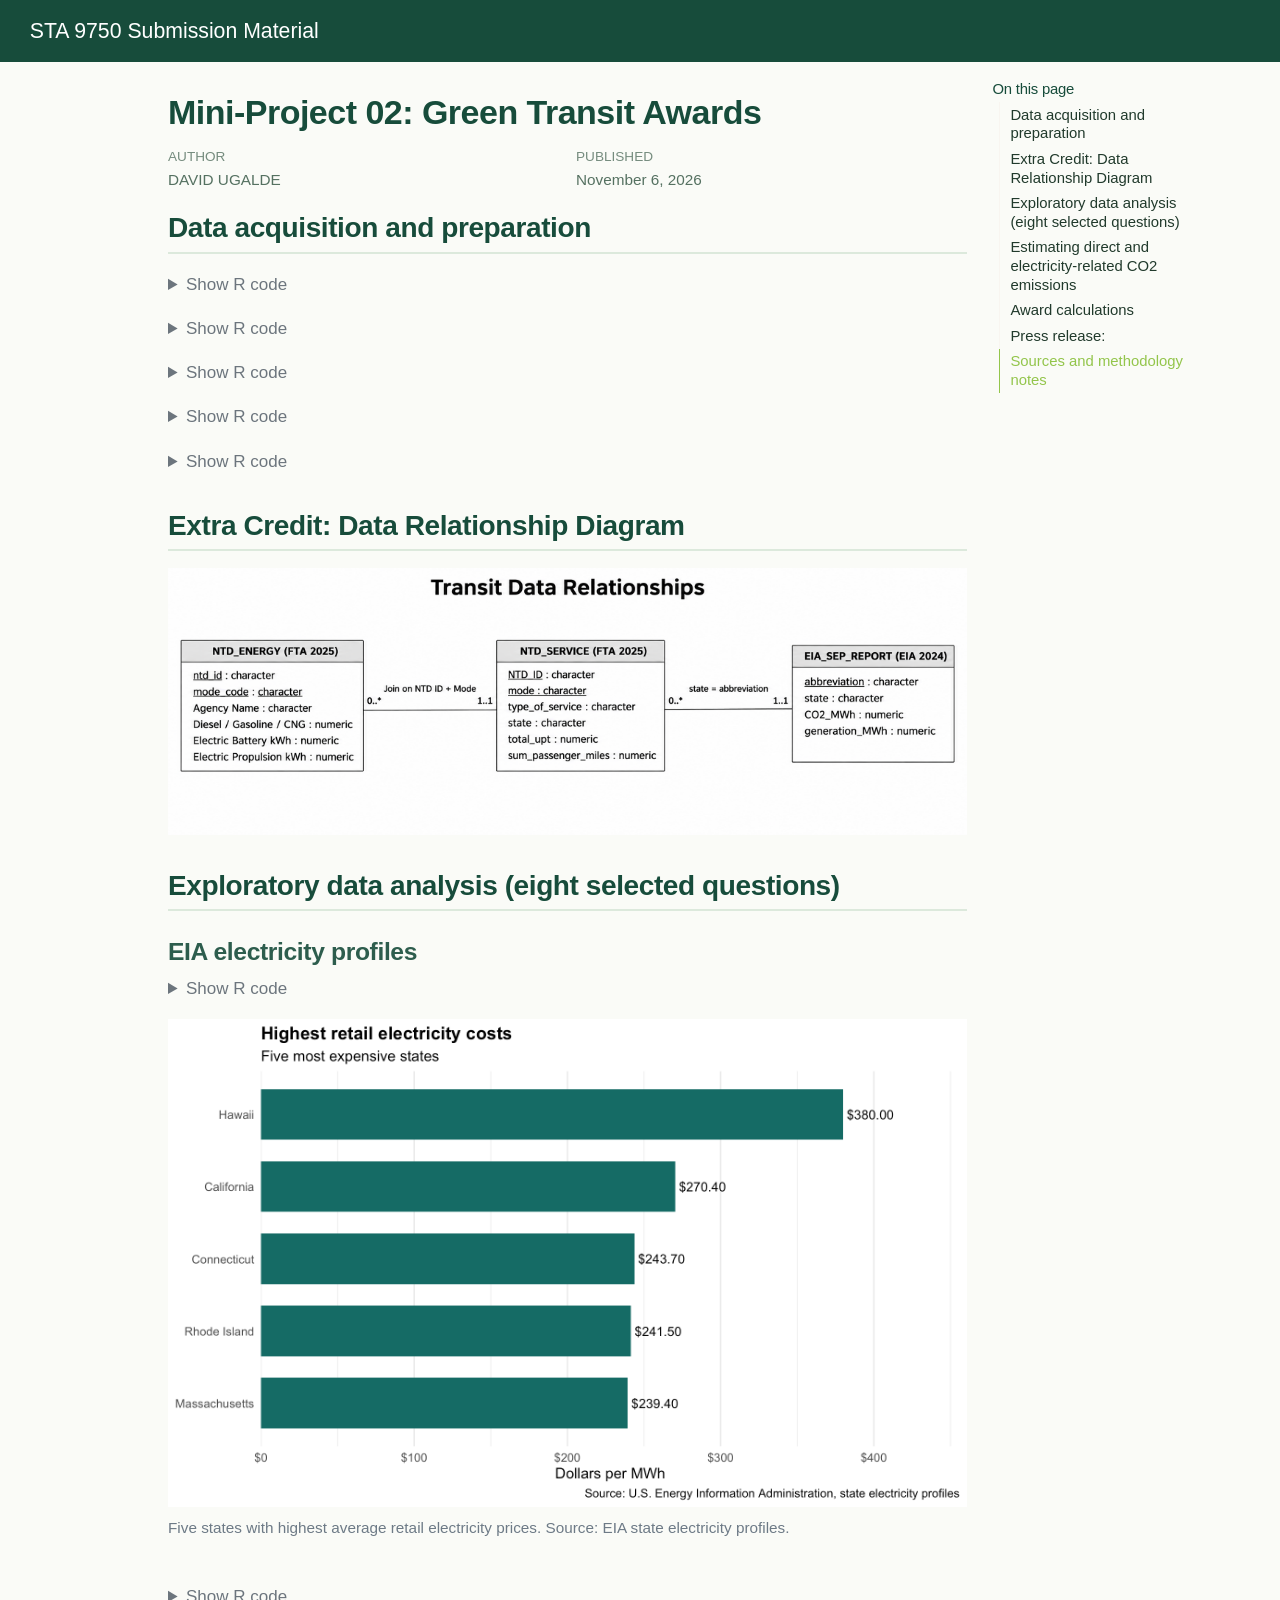
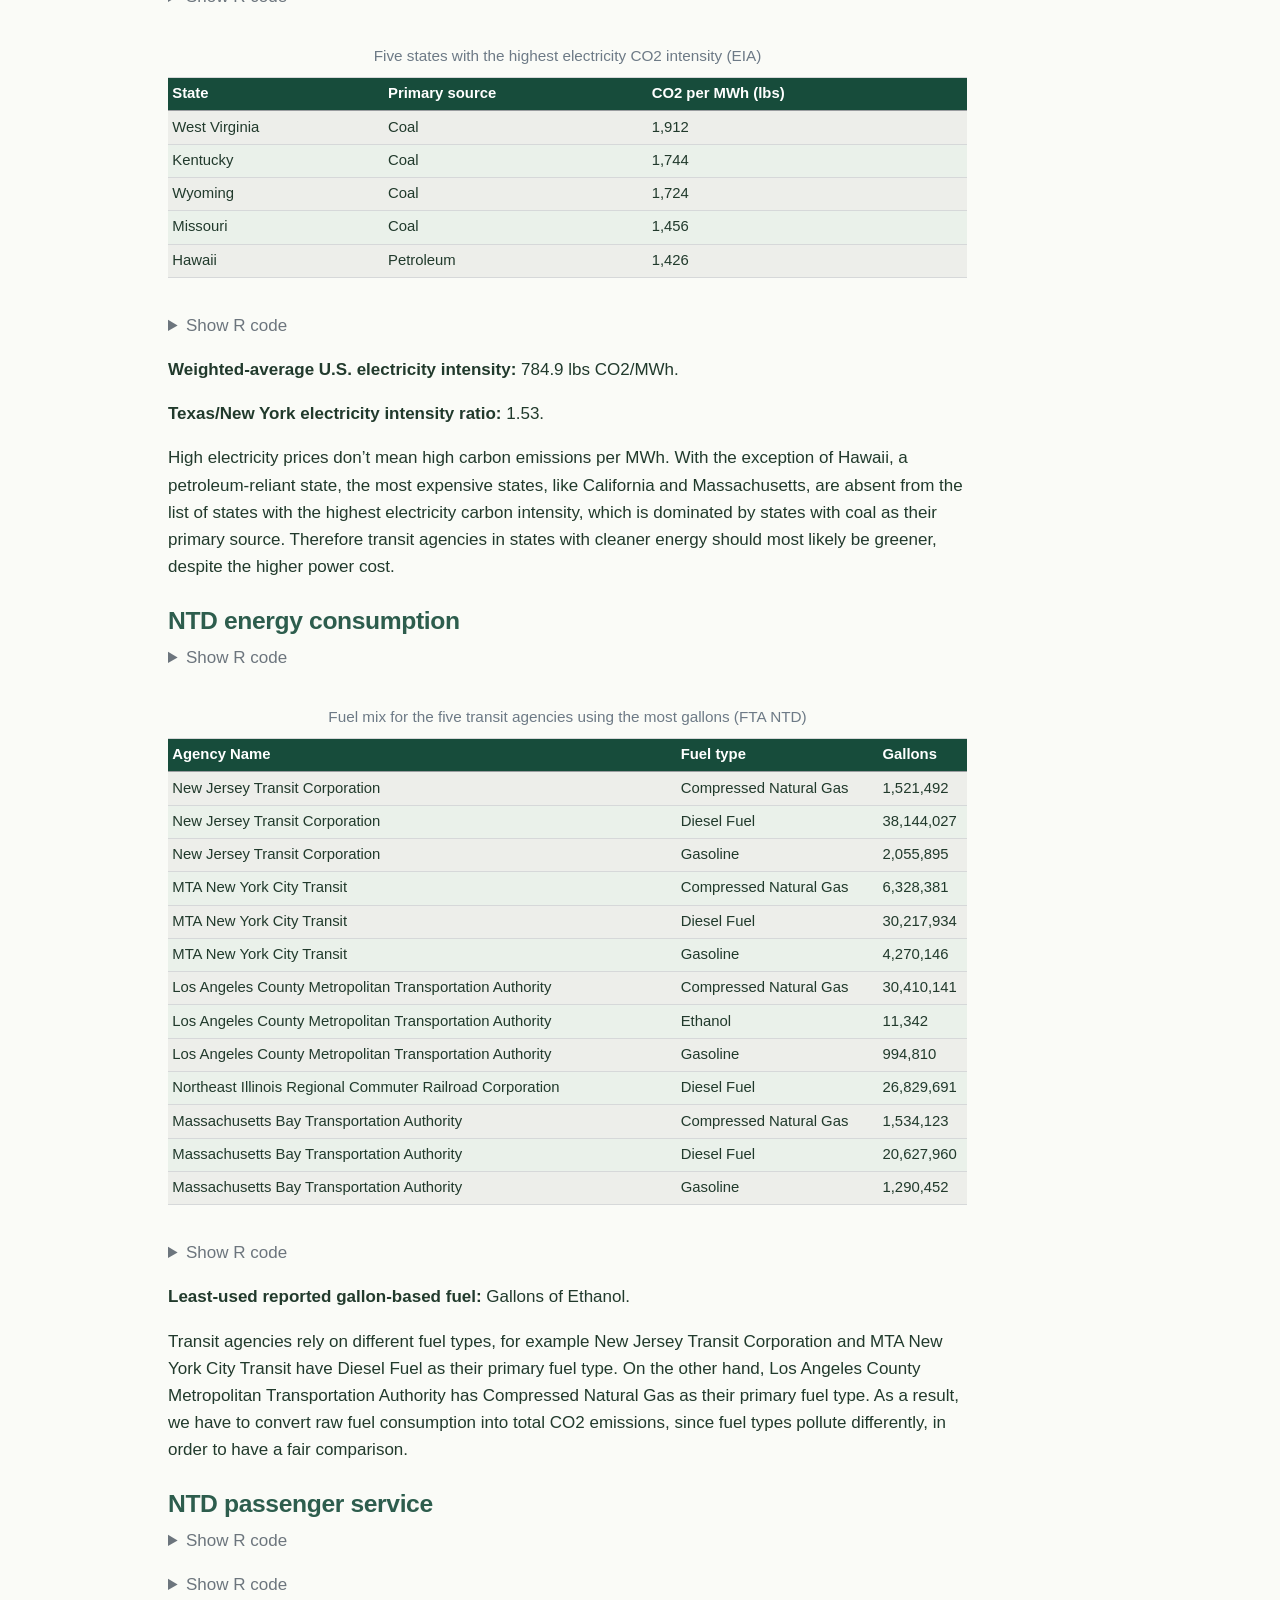
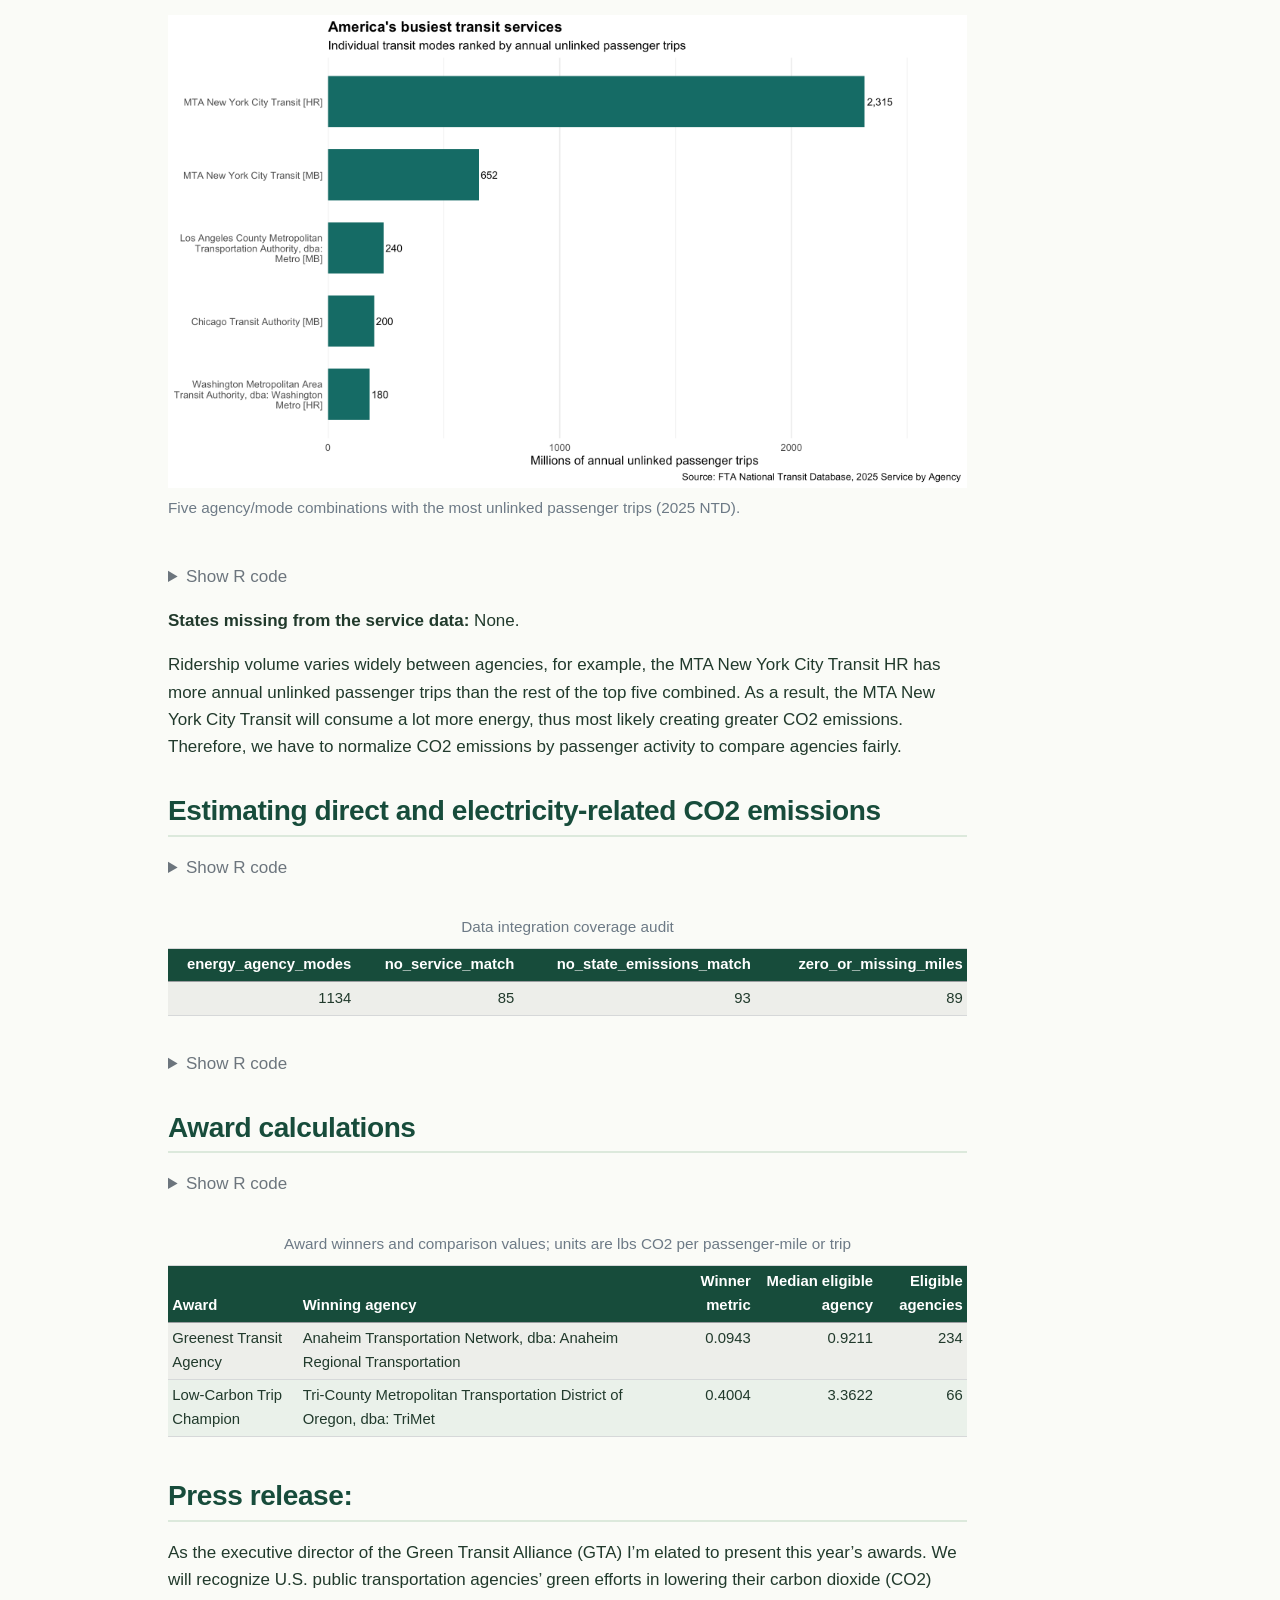
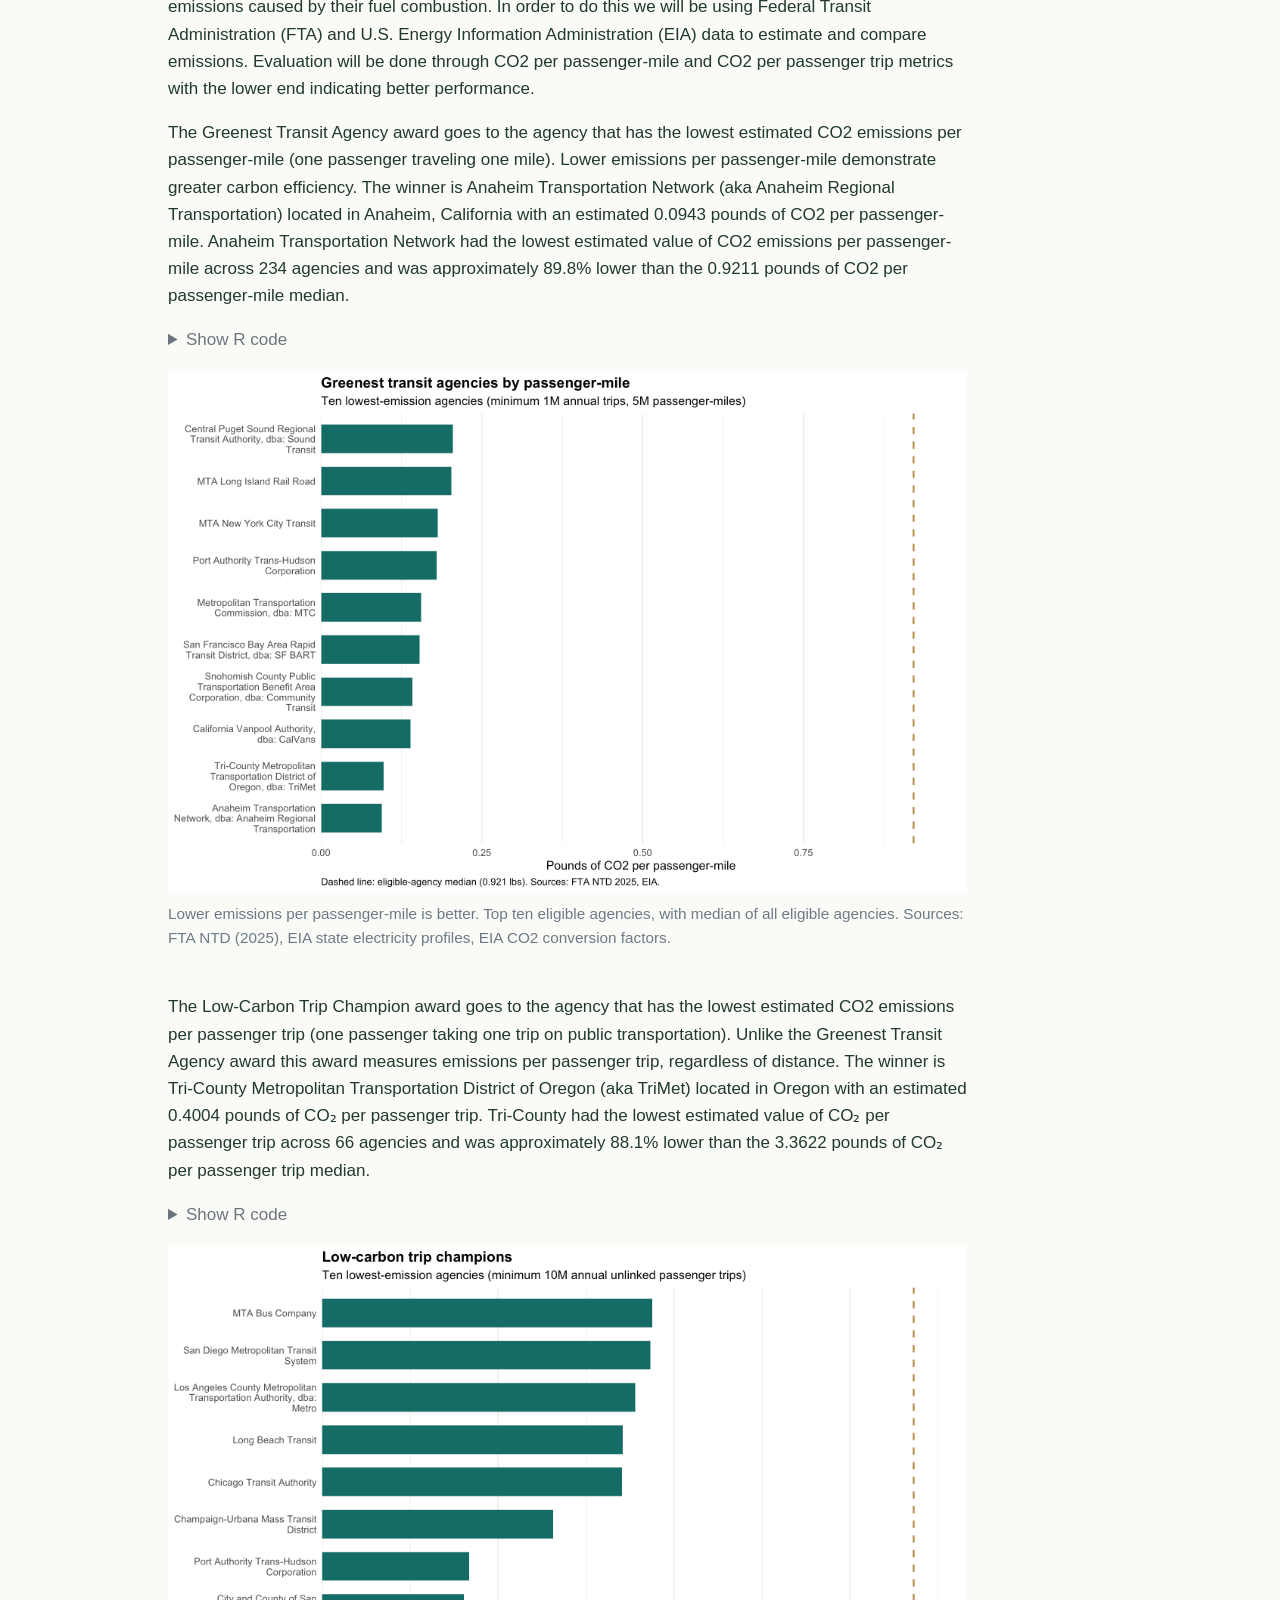
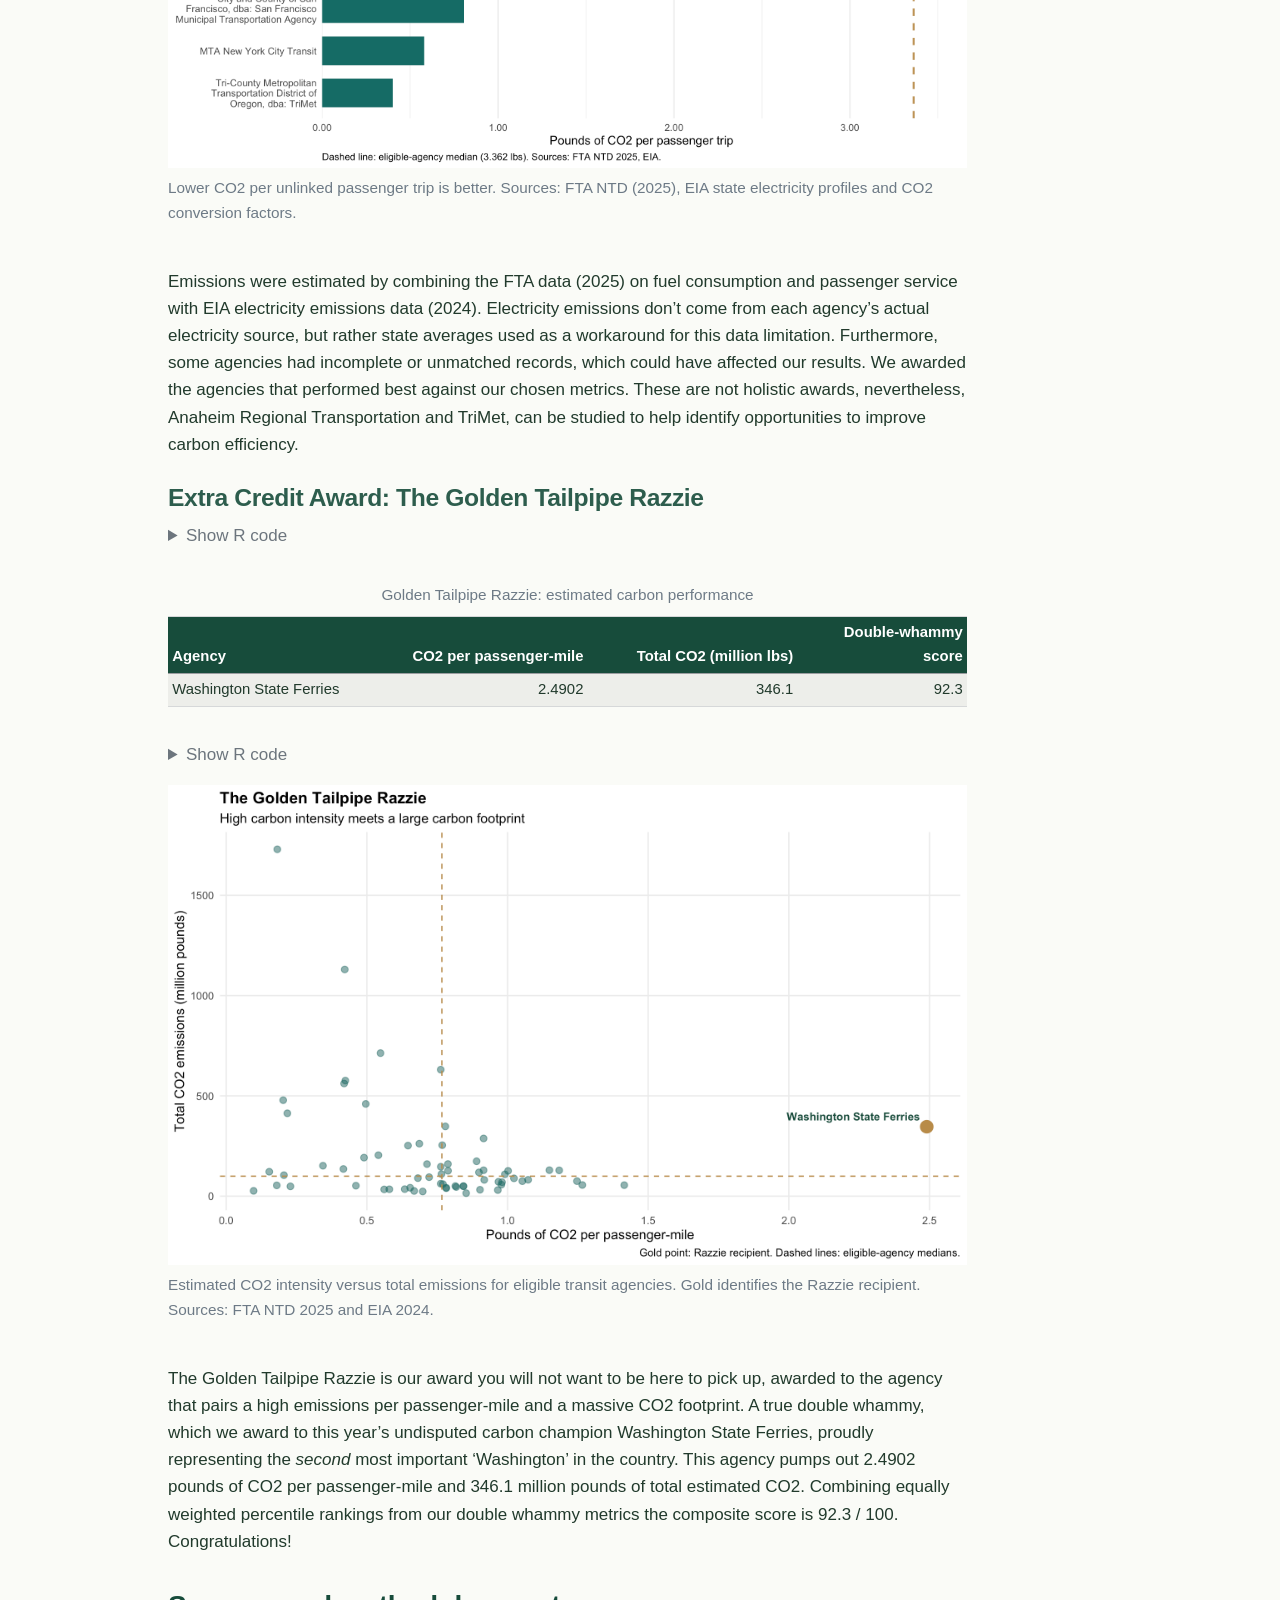
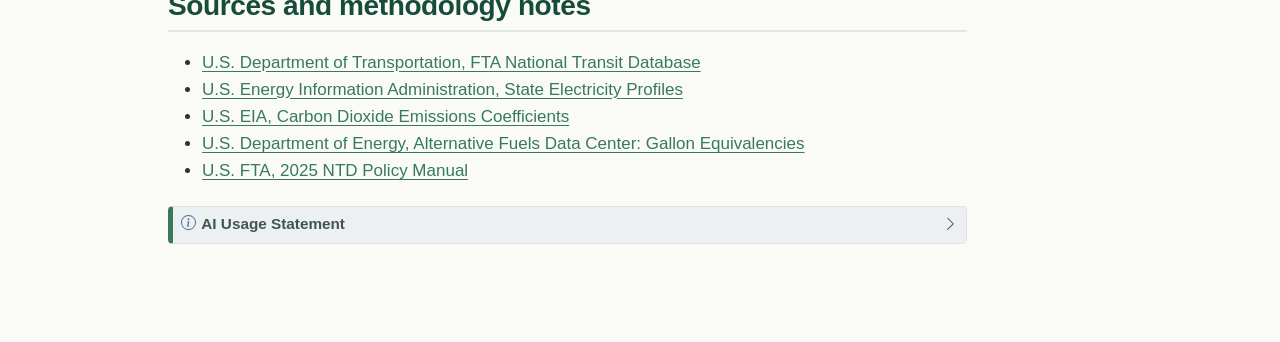
<file: docs/mp02.html>
<!DOCTYPE html>
<html xmlns="http://www.w3.org/1999/xhtml" lang="en" xml:lang="en"><head>

<meta charset="utf-8">
<meta name="generator" content="quarto-1.10.18">

<meta name="viewport" content="width=device-width, initial-scale=1.0, user-scalable=yes">

<meta name="author" content="DAVID UGALDE">
<meta name="dcterms.date" content="2026-11-06">

<title>Mini-Project 02: Green Transit Awards – STA 9750 Submission Material</title>
<style>
/* Default styles provided by pandoc.
** See https://pandoc.org/MANUAL.html#variables-for-html for config info.
*/
span.smallcaps{font-variant: small-caps;}
div.columns{display: flex; gap: 1.5em;}
div.column{flex: auto;}
@media screen {
div.columns{gap: min(4vw, 1.5em);}
div.column{overflow-x: auto;}
}
div.hanging-indent{margin-left: 1.5em; text-indent: -1.5em;}
ul.task-list{list-style: none;}
ul.task-list li input[type="checkbox"] {
  width: 0.8em;
  margin: 0 0.8em 0.2em -1em; /* quarto-specific, see https://github.com/quarto-dev/quarto-cli/issues/4556 */ 
  vertical-align: middle;
}
/* CSS for syntax highlighting */
html { -webkit-text-size-adjust: 100%; }
pre > code.sourceCode { white-space: pre; position: relative; }
pre > code.sourceCode > span { display: inline-block; line-height: 1.25; }
pre > code.sourceCode > span:empty { height: 1.2em; }
.sourceCode { overflow: visible; }
code.sourceCode > span { color: inherit; text-decoration: inherit; }
div.sourceCode { margin: 1em 0; }
pre.sourceCode { margin: 0; }
@media screen {
div.sourceCode { overflow: auto; }
}
@media print {
pre > code.sourceCode { white-space: pre-wrap; }
pre > code.sourceCode > span { text-indent: -5em; padding-left: 5em; }
}
pre.numberSource code
  { counter-reset: source-line 0; }
pre.numberSource code > span
  { position: relative; left: -4em; counter-increment: source-line; }
pre.numberSource code > span > a:first-child::before
  { content: counter(source-line);
    position: relative; left: -1em; text-align: right; vertical-align: baseline;
    border: none; display: inline-block;
    -webkit-touch-callout: none; -webkit-user-select: none;
    -khtml-user-select: none; -moz-user-select: none;
    -ms-user-select: none; user-select: none;
    padding: 0 4px; width: 4em;
  }
pre.numberSource { margin-left: 3em;  padding-left: 4px; }
div.sourceCode
  {   }
@media screen {
pre > code.sourceCode > span > a:first-child::before { text-decoration: underline; }
}
</style>


<script src="site_libs/quarto-nav/quarto-nav.js"></script>
<script src="site_libs/quarto-nav/headroom.min.js"></script>
<script src="site_libs/clipboard/clipboard.min.js"></script>
<script src="site_libs/quarto-search/autocomplete.umd.js"></script>
<script src="site_libs/quarto-search/fuse.min.js"></script>
<script src="site_libs/quarto-search/quarto-search.js"></script>
<meta name="quarto:offset" content="./">
<script src="site_libs/quarto-html/quarto.js" type="module"></script>
<script src="site_libs/quarto-html/tabsets/tabsets.js" type="module"></script>
<script src="site_libs/quarto-html/popper.min.js"></script>
<script src="site_libs/quarto-html/tippy.umd.min.js"></script>
<script src="site_libs/quarto-html/anchor.min.js"></script>
<link href="site_libs/quarto-html/tippy.css" rel="stylesheet">
<link href="site_libs/quarto-html/quarto-syntax-highlighting-64a204ab8560d761af7679ceaba22944.css" rel="stylesheet" id="quarto-text-highlighting-styles">
<script src="site_libs/bootstrap/bootstrap.min.js"></script>
<link href="site_libs/bootstrap/bootstrap-icons.css" rel="stylesheet">
<link href="site_libs/bootstrap/bootstrap-fedafea97c3664905287828dfa347d3a.min.css" rel="stylesheet" append-hash="true" id="quarto-bootstrap" data-mode="light">
<script id="quarto-search-options" type="application/json">{
  "location": "navbar",
  "copy-button": false,
  "collapse-after": 3,
  "panel-placement": "end",
  "type": "overlay",
  "limit": 50,
  "keyboard-shortcut": [
    "f",
    "/",
    "s"
  ],
  "show-item-context": false,
  "language": {
    "search-no-results-text": "No results",
    "search-matching-documents-text": "matching documents",
    "search-copy-link-title": "Copy link to search",
    "search-hide-matches-text": "Hide additional matches",
    "search-more-match-text": "more match in this document",
    "search-more-matches-text": "more matches in this document",
    "search-clear-button-title": "Clear",
    "search-text-placeholder": "",
    "search-detached-cancel-button-title": "Cancel",
    "search-submit-button-title": "Submit",
    "search-label": "Search"
  }
}</script>
<link href="site_libs/pagedtable-1.1/css/pagedtable.css" rel="stylesheet">
<script src="site_libs/pagedtable-1.1/js/pagedtable.js"></script>


<link rel="stylesheet" href="green_transit_theme.css">
</head>

<body class="nav-fixed quarto-light">

<div id="quarto-search-results"></div>
  <header id="quarto-header" class="headroom fixed-top">
    <nav class="navbar navbar-expand-lg " data-bs-theme="dark">
      <div class="navbar-container container-fluid">
      <div class="navbar-brand-container mx-auto">
    <a class="navbar-brand" href="./index.html">
    <span class="navbar-title">STA 9750 Submission Material</span>
    </a>
  </div>
        <div class="quarto-navbar-tools tools-end">
</div>
      </div> <!-- /container-fluid -->
    </nav>
</header>
<!-- content -->
<div id="quarto-content" class="quarto-container page-columns page-rows-contents page-layout-article page-navbar">
<!-- sidebar -->
<!-- margin-sidebar -->
    <div id="quarto-margin-sidebar" class="sidebar margin-sidebar">
        <nav id="TOC" role="doc-toc" class="toc-active">
    <h2 id="toc-title">On this page</h2>
   
  <ul>
  <li><a href="#data-acquisition-and-preparation" id="toc-data-acquisition-and-preparation" class="nav-link active" data-scroll-target="#data-acquisition-and-preparation">Data acquisition and preparation</a></li>
  <li><a href="#extra-credit-data-relationship-diagram" id="toc-extra-credit-data-relationship-diagram" class="nav-link" data-scroll-target="#extra-credit-data-relationship-diagram">Extra Credit: Data Relationship Diagram</a></li>
  <li><a href="#exploratory-data-analysis-eight-selected-questions" id="toc-exploratory-data-analysis-eight-selected-questions" class="nav-link" data-scroll-target="#exploratory-data-analysis-eight-selected-questions">Exploratory data analysis (eight selected questions)</a>
  <ul class="collapse">
  <li><a href="#eia-electricity-profiles" id="toc-eia-electricity-profiles" class="nav-link" data-scroll-target="#eia-electricity-profiles">EIA electricity profiles</a></li>
  <li><a href="#ntd-energy-consumption" id="toc-ntd-energy-consumption" class="nav-link" data-scroll-target="#ntd-energy-consumption">NTD energy consumption</a></li>
  <li><a href="#ntd-passenger-service" id="toc-ntd-passenger-service" class="nav-link" data-scroll-target="#ntd-passenger-service">NTD passenger service</a></li>
  </ul></li>
  <li><a href="#estimating-direct-and-electricity-related-co2-emissions" id="toc-estimating-direct-and-electricity-related-co2-emissions" class="nav-link" data-scroll-target="#estimating-direct-and-electricity-related-co2-emissions">Estimating direct and electricity-related CO2 emissions</a></li>
  <li><a href="#award-calculations" id="toc-award-calculations" class="nav-link" data-scroll-target="#award-calculations">Award calculations</a></li>
  <li><a href="#press-release" id="toc-press-release" class="nav-link" data-scroll-target="#press-release">Press release:</a>
  <ul class="collapse">
  <li><a href="#extra-credit-award-the-golden-tailpipe-razzie" id="toc-extra-credit-award-the-golden-tailpipe-razzie" class="nav-link" data-scroll-target="#extra-credit-award-the-golden-tailpipe-razzie">Extra Credit Award: The Golden Tailpipe Razzie</a></li>
  </ul></li>
  <li><a href="#sources-and-methodology-notes" id="toc-sources-and-methodology-notes" class="nav-link" data-scroll-target="#sources-and-methodology-notes">Sources and methodology notes</a></li>
  </ul>
</nav>
    </div>
<!-- main -->
<main class="content" id="quarto-document-content">

<header id="title-block-header" class="quarto-title-block default">
<div class="quarto-title">
<h1 class="title">Mini-Project 02: Green Transit Awards</h1>
</div>



<div class="quarto-title-meta">

    <div>
    <div class="quarto-title-meta-heading">Author</div>
    <div class="quarto-title-meta-contents">
             <p>DAVID UGALDE </p>
          </div>
  </div>
    
    <div>
    <div class="quarto-title-meta-heading">Published</div>
    <div class="quarto-title-meta-contents">
      <p class="date">November 6, 2026</p>
    </div>
  </div>
  
    
  </div>
  


</header>


<!-- STUDENT WRITING REQUIRED. Per STA 9750 policy, do not use AI-written non-code prose. -->
<!-- Replace this comment with your own opening press-release paragraphs. -->
<section id="data-acquisition-and-preparation" class="level2">
<h2 class="anchored" data-anchor-id="data-acquisition-and-preparation">Data acquisition and preparation</h2>
<div class="cell">
<details class="code-fold">
<summary>Show R code</summary>
<div class="code-copy-outer-scaffold"><div class="sourceCode cell-code" id="cb1"><pre class="sourceCode r code-with-copy"><code class="sourceCode r"><span id="cb1-1"><a href="#cb1-1" aria-hidden="true" tabindex="-1"></a><span class="fu">library</span>(tidyverse)</span>
<span id="cb1-2"><a href="#cb1-2" aria-hidden="true" tabindex="-1"></a><span class="fu">library</span>(httr2)</span>
<span id="cb1-3"><a href="#cb1-3" aria-hidden="true" tabindex="-1"></a><span class="fu">library</span>(rvest)</span>
<span id="cb1-4"><a href="#cb1-4" aria-hidden="true" tabindex="-1"></a><span class="fu">library</span>(readxl)</span>
<span id="cb1-5"><a href="#cb1-5" aria-hidden="true" tabindex="-1"></a><span class="fu">library</span>(fs)</span>
<span id="cb1-6"><a href="#cb1-6" aria-hidden="true" tabindex="-1"></a><span class="fu">library</span>(knitr)</span>
<span id="cb1-7"><a href="#cb1-7" aria-hidden="true" tabindex="-1"></a><span class="fu">library</span>(scales)</span>
<span id="cb1-8"><a href="#cb1-8" aria-hidden="true" tabindex="-1"></a></span>
<span id="cb1-9"><a href="#cb1-9" aria-hidden="true" tabindex="-1"></a><span class="co"># Original data and methods:</span></span>
<span id="cb1-10"><a href="#cb1-10" aria-hidden="true" tabindex="-1"></a><span class="co"># https://michael-weylandt.com/STA9750/mini/mini02.html</span></span>
<span id="cb1-11"><a href="#cb1-11" aria-hidden="true" tabindex="-1"></a><span class="co"># https://www.eia.gov/environment/emissions/CO2_vol_mass.php</span></span>
<span id="cb1-12"><a href="#cb1-12" aria-hidden="true" tabindex="-1"></a><span class="co"># https://www.transit.dot.gov/ntd/national-transit-database-ntd-glossary</span></span>
<span id="cb1-13"><a href="#cb1-13" aria-hidden="true" tabindex="-1"></a><span class="co"># https://www.transit.dot.gov/sites/fta.dot.gov/files/2025-09/2025-NTD-Full-Policy-Manual.pdf</span></span>
<span id="cb1-14"><a href="#cb1-14" aria-hidden="true" tabindex="-1"></a></span>
<span id="cb1-15"><a href="#cb1-15" aria-hidden="true" tabindex="-1"></a>DATA_DIR <span class="ot">&lt;-</span> fs<span class="sc">::</span><span class="fu">path</span>(<span class="st">"data"</span>, <span class="st">"mp02"</span>)</span>
<span id="cb1-16"><a href="#cb1-16" aria-hidden="true" tabindex="-1"></a>fs<span class="sc">::</span><span class="fu">dir_create</span>(DATA_DIR, <span class="at">recurse =</span> <span class="cn">TRUE</span>)</span></code></pre></div><button title="Copy to Clipboard" class="code-copy-button"><i class="bi"></i></button></div>
</details>
</div>
<div class="cell">
<details class="code-fold">
<summary>Show R code</summary>
<div class="code-copy-outer-scaffold"><div class="sourceCode cell-code" id="cb2"><pre class="sourceCode r code-with-copy"><code class="sourceCode r"><span id="cb2-1"><a href="#cb2-1" aria-hidden="true" tabindex="-1"></a><span class="co"># EIA 2024 State Electricity Profiles, as reproduced in the professor's</span></span>
<span id="cb2-2"><a href="#cb2-2" aria-hidden="true" tabindex="-1"></a><span class="co"># assignment. One published summary table avoids EIA's 50-request throttle.</span></span>
<span id="cb2-3"><a href="#cb2-3" aria-hidden="true" tabindex="-1"></a><span class="co"># Source: https://michael-weylandt.com/STA9750/mini/mini02.html</span></span>
<span id="cb2-4"><a href="#cb2-4" aria-hidden="true" tabindex="-1"></a><span class="co"># Original data: https://www.eia.gov/electricity/state/</span></span>
<span id="cb2-5"><a href="#cb2-5" aria-hidden="true" tabindex="-1"></a></span>
<span id="cb2-6"><a href="#cb2-6" aria-hidden="true" tabindex="-1"></a>load_eia_from_course <span class="ot">&lt;-</span> <span class="cf">function</span>() {</span>
<span id="cb2-7"><a href="#cb2-7" aria-hidden="true" tabindex="-1"></a>  path <span class="ot">&lt;-</span> fs<span class="sc">::</span><span class="fu">path</span>(DATA_DIR, <span class="st">"instructor_eia_2024.html"</span>)</span>
<span id="cb2-8"><a href="#cb2-8" aria-hidden="true" tabindex="-1"></a></span>
<span id="cb2-9"><a href="#cb2-9" aria-hidden="true" tabindex="-1"></a>  parse_course_table <span class="ot">&lt;-</span> <span class="cf">function</span>(file) {</span>
<span id="cb2-10"><a href="#cb2-10" aria-hidden="true" tabindex="-1"></a>    tables <span class="ot">&lt;-</span> rvest<span class="sc">::</span><span class="fu">read_html</span>(file) <span class="sc">|&gt;</span></span>
<span id="cb2-11"><a href="#cb2-11" aria-hidden="true" tabindex="-1"></a>      rvest<span class="sc">::</span><span class="fu">html_elements</span>(<span class="st">"table"</span>) <span class="sc">|&gt;</span></span>
<span id="cb2-12"><a href="#cb2-12" aria-hidden="true" tabindex="-1"></a>      purrr<span class="sc">::</span><span class="fu">map</span>(<span class="sc">~</span>rvest<span class="sc">::</span><span class="fu">html_table</span>(.x, <span class="at">fill =</span> <span class="cn">TRUE</span>))</span>
<span id="cb2-13"><a href="#cb2-13" aria-hidden="true" tabindex="-1"></a></span>
<span id="cb2-14"><a href="#cb2-14" aria-hidden="true" tabindex="-1"></a>    <span class="co"># Identify the particular 50-state EIA summary, not other page tables.</span></span>
<span id="cb2-15"><a href="#cb2-15" aria-hidden="true" tabindex="-1"></a>    candidates <span class="ot">&lt;-</span> <span class="fu">which</span>(purrr<span class="sc">::</span><span class="fu">map_lgl</span>(tables, <span class="cf">function</span>(x) {</span>
<span id="cb2-16"><a href="#cb2-16" aria-hidden="true" tabindex="-1"></a>      <span class="fu">any</span>(stringr<span class="sc">::</span><span class="fu">str_detect</span>(<span class="fu">names</span>(x),</span>
<span id="cb2-17"><a href="#cb2-17" aria-hidden="true" tabindex="-1"></a>        stringr<span class="sc">::</span><span class="fu">fixed</span>(<span class="st">"Pounds of CO2 Emitted Per MWh"</span>)), <span class="at">na.rm =</span> <span class="cn">TRUE</span>)</span>
<span id="cb2-18"><a href="#cb2-18" aria-hidden="true" tabindex="-1"></a>    }))</span>
<span id="cb2-19"><a href="#cb2-19" aria-hidden="true" tabindex="-1"></a>    <span class="cf">if</span> (<span class="fu">length</span>(candidates) <span class="sc">==</span> <span class="dv">0</span>) {</span>
<span id="cb2-20"><a href="#cb2-20" aria-hidden="true" tabindex="-1"></a>      <span class="fu">stop</span>(<span class="st">"Could not find the EIA summary table on the assignment page."</span>)</span>
<span id="cb2-21"><a href="#cb2-21" aria-hidden="true" tabindex="-1"></a>    }</span>
<span id="cb2-22"><a href="#cb2-22" aria-hidden="true" tabindex="-1"></a></span>
<span id="cb2-23"><a href="#cb2-23" aria-hidden="true" tabindex="-1"></a>    tbl <span class="ot">&lt;-</span> tables[[candidates[<span class="dv">1</span>]]]</span>
<span id="cb2-24"><a href="#cb2-24" aria-hidden="true" tabindex="-1"></a>    <span class="cf">if</span> (<span class="fu">ncol</span>(tbl) <span class="sc">!=</span> <span class="dv">5</span>) {</span>
<span id="cb2-25"><a href="#cb2-25" aria-hidden="true" tabindex="-1"></a>      <span class="fu">stop</span>(<span class="st">"The instructor's EIA summary table changed its columns."</span>)</span>
<span id="cb2-26"><a href="#cb2-26" aria-hidden="true" tabindex="-1"></a>    }</span>
<span id="cb2-27"><a href="#cb2-27" aria-hidden="true" tabindex="-1"></a></span>
<span id="cb2-28"><a href="#cb2-28" aria-hidden="true" tabindex="-1"></a>    <span class="fu">names</span>(tbl) <span class="ot">&lt;-</span> <span class="fu">c</span>(<span class="st">"CO2_MWh"</span>, <span class="st">"primary_source"</span>, <span class="st">"electricity_price_MWh"</span>,</span>
<span id="cb2-29"><a href="#cb2-29" aria-hidden="true" tabindex="-1"></a>                    <span class="st">"generation_MWh"</span>, <span class="st">"state_label"</span>)</span>
<span id="cb2-30"><a href="#cb2-30" aria-hidden="true" tabindex="-1"></a></span>
<span id="cb2-31"><a href="#cb2-31" aria-hidden="true" tabindex="-1"></a>    tbl <span class="sc">|&gt;</span></span>
<span id="cb2-32"><a href="#cb2-32" aria-hidden="true" tabindex="-1"></a>      dplyr<span class="sc">::</span><span class="fu">transmute</span>(</span>
<span id="cb2-33"><a href="#cb2-33" aria-hidden="true" tabindex="-1"></a>        <span class="at">CO2_MWh =</span> readr<span class="sc">::</span><span class="fu">parse_number</span>(<span class="fu">as.character</span>(CO2_MWh)),</span>
<span id="cb2-34"><a href="#cb2-34" aria-hidden="true" tabindex="-1"></a>        <span class="at">primary_source =</span> stringr<span class="sc">::</span><span class="fu">str_squish</span>(<span class="fu">as.character</span>(primary_source)),</span>
<span id="cb2-35"><a href="#cb2-35" aria-hidden="true" tabindex="-1"></a>        <span class="at">electricity_price_MWh =</span> readr<span class="sc">::</span><span class="fu">parse_number</span>(</span>
<span id="cb2-36"><a href="#cb2-36" aria-hidden="true" tabindex="-1"></a>          <span class="fu">as.character</span>(electricity_price_MWh)),</span>
<span id="cb2-37"><a href="#cb2-37" aria-hidden="true" tabindex="-1"></a>        <span class="at">generation_MWh =</span> readr<span class="sc">::</span><span class="fu">parse_number</span>(<span class="fu">as.character</span>(generation_MWh)),</span>
<span id="cb2-38"><a href="#cb2-38" aria-hidden="true" tabindex="-1"></a>        <span class="at">state =</span> stringr<span class="sc">::</span><span class="fu">str_remove</span>(<span class="fu">as.character</span>(state_label),</span>
<span id="cb2-39"><a href="#cb2-39" aria-hidden="true" tabindex="-1"></a>                 <span class="st">"</span><span class="sc">\\</span><span class="st">s*</span><span class="sc">\\</span><span class="st">([A-Z]{2}</span><span class="sc">\\</span><span class="st">)</span><span class="sc">\\</span><span class="st">s*$"</span>),</span>
<span id="cb2-40"><a href="#cb2-40" aria-hidden="true" tabindex="-1"></a>        <span class="at">abbreviation =</span> stringr<span class="sc">::</span><span class="fu">str_match</span>(<span class="fu">as.character</span>(state_label),</span>
<span id="cb2-41"><a href="#cb2-41" aria-hidden="true" tabindex="-1"></a>                 <span class="st">"</span><span class="sc">\\</span><span class="st">(([A-Z]{2})</span><span class="sc">\\</span><span class="st">)"</span>)[, <span class="dv">2</span>]</span>
<span id="cb2-42"><a href="#cb2-42" aria-hidden="true" tabindex="-1"></a>      )</span>
<span id="cb2-43"><a href="#cb2-43" aria-hidden="true" tabindex="-1"></a>  }</span>
<span id="cb2-44"><a href="#cb2-44" aria-hidden="true" tabindex="-1"></a></span>
<span id="cb2-45"><a href="#cb2-45" aria-hidden="true" tabindex="-1"></a>  <span class="co"># Reject a cached error or incomplete HTML page rather than trusting it.</span></span>
<span id="cb2-46"><a href="#cb2-46" aria-hidden="true" tabindex="-1"></a>  cached <span class="ot">&lt;-</span> <span class="cf">if</span> (fs<span class="sc">::</span><span class="fu">file_exists</span>(path)) {</span>
<span id="cb2-47"><a href="#cb2-47" aria-hidden="true" tabindex="-1"></a>    <span class="fu">tryCatch</span>(<span class="fu">parse_course_table</span>(path), <span class="at">error =</span> <span class="cf">function</span>(e) <span class="cn">NULL</span>)</span>
<span id="cb2-48"><a href="#cb2-48" aria-hidden="true" tabindex="-1"></a>  } <span class="cf">else</span> <span class="cn">NULL</span></span>
<span id="cb2-49"><a href="#cb2-49" aria-hidden="true" tabindex="-1"></a></span>
<span id="cb2-50"><a href="#cb2-50" aria-hidden="true" tabindex="-1"></a>  <span class="cf">if</span> (<span class="sc">!</span><span class="fu">is.null</span>(cached) <span class="sc">&amp;&amp;</span> <span class="fu">nrow</span>(cached) <span class="sc">==</span> <span class="dv">50</span>) <span class="fu">return</span>(cached)</span>
<span id="cb2-51"><a href="#cb2-51" aria-hidden="true" tabindex="-1"></a>  <span class="cf">if</span> (fs<span class="sc">::</span><span class="fu">file_exists</span>(path)) fs<span class="sc">::</span><span class="fu">file_delete</span>(path)</span>
<span id="cb2-52"><a href="#cb2-52" aria-hidden="true" tabindex="-1"></a></span>
<span id="cb2-53"><a href="#cb2-53" aria-hidden="true" tabindex="-1"></a>  httr2<span class="sc">::</span><span class="fu">request</span>(<span class="st">"https://michael-weylandt.com/STA9750/mini/mini02.html"</span>) <span class="sc">|&gt;</span></span>
<span id="cb2-54"><a href="#cb2-54" aria-hidden="true" tabindex="-1"></a>    httr2<span class="sc">::</span><span class="fu">req_headers</span>(<span class="st">`</span><span class="at">User-Agent</span><span class="st">`</span> <span class="ot">=</span> <span class="st">"Mozilla/5.0"</span>) <span class="sc">|&gt;</span></span>
<span id="cb2-55"><a href="#cb2-55" aria-hidden="true" tabindex="-1"></a>    httr2<span class="sc">::</span><span class="fu">req_retry</span>(<span class="at">max_tries =</span> <span class="dv">3</span>) <span class="sc">|&gt;</span></span>
<span id="cb2-56"><a href="#cb2-56" aria-hidden="true" tabindex="-1"></a>    httr2<span class="sc">::</span><span class="fu">req_perform</span>(path)</span>
<span id="cb2-57"><a href="#cb2-57" aria-hidden="true" tabindex="-1"></a></span>
<span id="cb2-58"><a href="#cb2-58" aria-hidden="true" tabindex="-1"></a>  <span class="fu">parse_course_table</span>(path)</span>
<span id="cb2-59"><a href="#cb2-59" aria-hidden="true" tabindex="-1"></a>}</span>
<span id="cb2-60"><a href="#cb2-60" aria-hidden="true" tabindex="-1"></a></span>
<span id="cb2-61"><a href="#cb2-61" aria-hidden="true" tabindex="-1"></a>EIA_SEP_REPORT <span class="ot">&lt;-</span> <span class="fu">load_eia_from_course</span>()</span>
<span id="cb2-62"><a href="#cb2-62" aria-hidden="true" tabindex="-1"></a><span class="fu">stopifnot</span>(<span class="fu">nrow</span>(EIA_SEP_REPORT) <span class="sc">==</span> <span class="dv">50</span>,</span>
<span id="cb2-63"><a href="#cb2-63" aria-hidden="true" tabindex="-1"></a>          <span class="fu">setequal</span>(EIA_SEP_REPORT<span class="sc">$</span>abbreviation, state.abb),</span>
<span id="cb2-64"><a href="#cb2-64" aria-hidden="true" tabindex="-1"></a>          <span class="sc">!</span><span class="fu">anyNA</span>(EIA_SEP_REPORT[, <span class="fu">c</span>(<span class="st">"CO2_MWh"</span>, <span class="st">"primary_source"</span>,</span>
<span id="cb2-65"><a href="#cb2-65" aria-hidden="true" tabindex="-1"></a>                                   <span class="st">"electricity_price_MWh"</span>, <span class="st">"generation_MWh"</span>)]))</span></code></pre></div><button title="Copy to Clipboard" class="code-copy-button"><i class="bi"></i></button></div>
</details>
</div>
<div class="cell">
<details class="code-fold">
<summary>Show R code</summary>
<div class="code-copy-outer-scaffold"><div class="sourceCode cell-code" id="cb3"><pre class="sourceCode r code-with-copy"><code class="sourceCode r"><span id="cb3-1"><a href="#cb3-1" aria-hidden="true" tabindex="-1"></a><span class="co"># FTA 2025 NTD Annual Database Energy Consumption.</span></span>
<span id="cb3-2"><a href="#cb3-2" aria-hidden="true" tabindex="-1"></a><span class="co"># If the instructor's Excel file is already cached, use it. Otherwise download</span></span>
<span id="cb3-3"><a href="#cb3-3" aria-hidden="true" tabindex="-1"></a><span class="co"># the *same* official FTA dataset from the DOT's Socrata CSV mirror.</span></span>
<span id="cb3-4"><a href="#cb3-4" aria-hidden="true" tabindex="-1"></a><span class="co"># Dataset: https://data.transportation.gov/d/f432-ajba</span></span>
<span id="cb3-5"><a href="#cb3-5" aria-hidden="true" tabindex="-1"></a><span class="co"># Published column metadata:</span></span>
<span id="cb3-6"><a href="#cb3-6" aria-hidden="true" tabindex="-1"></a><span class="co"># https://data.transportation.gov/api/views/f432-ajba/columns.json</span></span>
<span id="cb3-7"><a href="#cb3-7" aria-hidden="true" tabindex="-1"></a>load_ntd_energy <span class="ot">&lt;-</span> <span class="cf">function</span>() {</span>
<span id="cb3-8"><a href="#cb3-8" aria-hidden="true" tabindex="-1"></a>  xlsx_path <span class="ot">&lt;-</span> fs<span class="sc">::</span><span class="fu">path</span>(DATA_DIR, <span class="st">"2025_ntd_energy.xlsx"</span>)</span>
<span id="cb3-9"><a href="#cb3-9" aria-hidden="true" tabindex="-1"></a>  csv_path <span class="ot">&lt;-</span> fs<span class="sc">::</span><span class="fu">path</span>(DATA_DIR, <span class="st">"2025_ntd_energy_api.csv"</span>)</span>
<span id="cb3-10"><a href="#cb3-10" aria-hidden="true" tabindex="-1"></a></span>
<span id="cb3-11"><a href="#cb3-11" aria-hidden="true" tabindex="-1"></a>  <span class="co"># Use a valid Excel cache only. If the cached file is an HTTP error page,</span></span>
<span id="cb3-12"><a href="#cb3-12" aria-hidden="true" tabindex="-1"></a>  <span class="co"># ignore it and load the official CSV instead.</span></span>
<span id="cb3-13"><a href="#cb3-13" aria-hidden="true" tabindex="-1"></a>  excel_cache <span class="ot">&lt;-</span> <span class="cf">if</span> (fs<span class="sc">::</span><span class="fu">file_exists</span>(xlsx_path) <span class="sc">&amp;&amp;</span></span>
<span id="cb3-14"><a href="#cb3-14" aria-hidden="true" tabindex="-1"></a>                     <span class="fu">file.info</span>(xlsx_path)<span class="sc">$</span>size <span class="sc">&gt;</span> <span class="fl">1e4</span>) {</span>
<span id="cb3-15"><a href="#cb3-15" aria-hidden="true" tabindex="-1"></a>    <span class="fu">tryCatch</span>(readxl<span class="sc">::</span><span class="fu">read_excel</span>(xlsx_path), <span class="at">error =</span> <span class="cf">function</span>(e) <span class="cn">NULL</span>)</span>
<span id="cb3-16"><a href="#cb3-16" aria-hidden="true" tabindex="-1"></a>  } <span class="cf">else</span> <span class="cn">NULL</span></span>
<span id="cb3-17"><a href="#cb3-17" aria-hidden="true" tabindex="-1"></a>  <span class="cf">if</span> (<span class="sc">!</span><span class="fu">is.null</span>(excel_cache)) {</span>
<span id="cb3-18"><a href="#cb3-18" aria-hidden="true" tabindex="-1"></a>    raw <span class="ot">&lt;-</span> excel_cache</span>
<span id="cb3-19"><a href="#cb3-19" aria-hidden="true" tabindex="-1"></a>  } <span class="cf">else</span> {</span>
<span id="cb3-20"><a href="#cb3-20" aria-hidden="true" tabindex="-1"></a>    <span class="co"># Download once, then use cached CSV in subsequent renders.</span></span>
<span id="cb3-21"><a href="#cb3-21" aria-hidden="true" tabindex="-1"></a>    <span class="cf">if</span> (<span class="sc">!</span>fs<span class="sc">::</span><span class="fu">file_exists</span>(csv_path) <span class="sc">||</span> <span class="fu">file.info</span>(csv_path)<span class="sc">$</span>size <span class="sc">&lt;</span> <span class="fl">1e4</span>) {</span>
<span id="cb3-22"><a href="#cb3-22" aria-hidden="true" tabindex="-1"></a>      <span class="cf">if</span> (fs<span class="sc">::</span><span class="fu">file_exists</span>(csv_path)) fs<span class="sc">::</span><span class="fu">file_delete</span>(csv_path)</span>
<span id="cb3-23"><a href="#cb3-23" aria-hidden="true" tabindex="-1"></a></span>
<span id="cb3-24"><a href="#cb3-24" aria-hidden="true" tabindex="-1"></a>      <span class="co"># Socrata defaults to 1,000 rows unless a larger limit is requested.</span></span>
<span id="cb3-25"><a href="#cb3-25" aria-hidden="true" tabindex="-1"></a>      url <span class="ot">&lt;-</span> <span class="st">"https://data.transportation.gov/resource/f432-ajba.csv"</span></span>
<span id="cb3-26"><a href="#cb3-26" aria-hidden="true" tabindex="-1"></a>      temp <span class="ot">&lt;-</span> <span class="fu">paste0</span>(csv_path, <span class="st">".part"</span>)</span>
<span id="cb3-27"><a href="#cb3-27" aria-hidden="true" tabindex="-1"></a>      <span class="cf">if</span> (fs<span class="sc">::</span><span class="fu">file_exists</span>(temp)) fs<span class="sc">::</span><span class="fu">file_delete</span>(temp)</span>
<span id="cb3-28"><a href="#cb3-28" aria-hidden="true" tabindex="-1"></a>      <span class="fu">tryCatch</span>({</span>
<span id="cb3-29"><a href="#cb3-29" aria-hidden="true" tabindex="-1"></a>        httr2<span class="sc">::</span><span class="fu">request</span>(url) <span class="sc">|&gt;</span></span>
<span id="cb3-30"><a href="#cb3-30" aria-hidden="true" tabindex="-1"></a>          httr2<span class="sc">::</span><span class="fu">req_url_query</span>(<span class="st">`</span><span class="at">$limit</span><span class="st">`</span> <span class="ot">=</span> <span class="dv">50000</span>) <span class="sc">|&gt;</span></span>
<span id="cb3-31"><a href="#cb3-31" aria-hidden="true" tabindex="-1"></a>          httr2<span class="sc">::</span><span class="fu">req_headers</span>(<span class="st">`</span><span class="at">User-Agent</span><span class="st">`</span> <span class="ot">=</span> <span class="st">"Mozilla/5.0"</span>) <span class="sc">|&gt;</span></span>
<span id="cb3-32"><a href="#cb3-32" aria-hidden="true" tabindex="-1"></a>          httr2<span class="sc">::</span><span class="fu">req_retry</span>(<span class="at">max_tries =</span> <span class="dv">3</span>) <span class="sc">|&gt;</span></span>
<span id="cb3-33"><a href="#cb3-33" aria-hidden="true" tabindex="-1"></a>          httr2<span class="sc">::</span><span class="fu">req_perform</span>(temp)</span>
<span id="cb3-34"><a href="#cb3-34" aria-hidden="true" tabindex="-1"></a>        <span class="co"># Avoid accepting HTTP error documents as data.</span></span>
<span id="cb3-35"><a href="#cb3-35" aria-hidden="true" tabindex="-1"></a>        <span class="cf">if</span> (<span class="fu">file.info</span>(temp)<span class="sc">$</span>size <span class="sc">&lt;</span> <span class="fl">1e4</span>) {</span>
<span id="cb3-36"><a href="#cb3-36" aria-hidden="true" tabindex="-1"></a>          <span class="fu">stop</span>(<span class="st">"DOT energy CSV is unusually small; download may be incomplete."</span>)</span>
<span id="cb3-37"><a href="#cb3-37" aria-hidden="true" tabindex="-1"></a>        }</span>
<span id="cb3-38"><a href="#cb3-38" aria-hidden="true" tabindex="-1"></a>        fs<span class="sc">::</span><span class="fu">file_move</span>(temp, csv_path)</span>
<span id="cb3-39"><a href="#cb3-39" aria-hidden="true" tabindex="-1"></a>      }, <span class="at">error =</span> <span class="cf">function</span>(e) {</span>
<span id="cb3-40"><a href="#cb3-40" aria-hidden="true" tabindex="-1"></a>        <span class="cf">if</span> (fs<span class="sc">::</span><span class="fu">file_exists</span>(temp)) fs<span class="sc">::</span><span class="fu">file_delete</span>(temp)</span>
<span id="cb3-41"><a href="#cb3-41" aria-hidden="true" tabindex="-1"></a>        <span class="fu">stop</span>(<span class="fu">paste0</span>(</span>
<span id="cb3-42"><a href="#cb3-42" aria-hidden="true" tabindex="-1"></a>          <span class="st">"Could not download the official DOT energy CSV. "</span>,</span>
<span id="cb3-43"><a href="#cb3-43" aria-hidden="true" tabindex="-1"></a>          <span class="st">"You can manually export the CSV from https://data.transportation.gov/d/f432-ajba "</span>,</span>
<span id="cb3-44"><a href="#cb3-44" aria-hidden="true" tabindex="-1"></a>          <span class="st">"and save it as data/mp02/2025_ntd_energy_api.csv. "</span>,</span>
<span id="cb3-45"><a href="#cb3-45" aria-hidden="true" tabindex="-1"></a>          <span class="st">"Original error: "</span>, <span class="fu">conditionMessage</span>(e)</span>
<span id="cb3-46"><a href="#cb3-46" aria-hidden="true" tabindex="-1"></a>        ), <span class="at">call. =</span> <span class="cn">FALSE</span>)</span>
<span id="cb3-47"><a href="#cb3-47" aria-hidden="true" tabindex="-1"></a>      })</span>
<span id="cb3-48"><a href="#cb3-48" aria-hidden="true" tabindex="-1"></a>    }</span>
<span id="cb3-49"><a href="#cb3-49" aria-hidden="true" tabindex="-1"></a></span>
<span id="cb3-50"><a href="#cb3-50" aria-hidden="true" tabindex="-1"></a>    <span class="co"># Read as text first so NTD IDs with leading zeros survive import.</span></span>
<span id="cb3-51"><a href="#cb3-51" aria-hidden="true" tabindex="-1"></a>    raw <span class="ot">&lt;-</span> readr<span class="sc">::</span><span class="fu">read_csv</span>(</span>
<span id="cb3-52"><a href="#cb3-52" aria-hidden="true" tabindex="-1"></a>      csv_path, <span class="at">col_types =</span> readr<span class="sc">::</span><span class="fu">cols</span>(<span class="at">.default =</span> readr<span class="sc">::</span><span class="fu">col_character</span>()),</span>
<span id="cb3-53"><a href="#cb3-53" aria-hidden="true" tabindex="-1"></a>      <span class="at">show_col_types =</span> <span class="cn">FALSE</span></span>
<span id="cb3-54"><a href="#cb3-54" aria-hidden="true" tabindex="-1"></a>    )</span>
<span id="cb3-55"><a href="#cb3-55" aria-hidden="true" tabindex="-1"></a></span>
<span id="cb3-56"><a href="#cb3-56" aria-hidden="true" tabindex="-1"></a>    <span class="co"># The Socrata API uses field names; map them back to the original Excel</span></span>
<span id="cb3-57"><a href="#cb3-57" aria-hidden="true" tabindex="-1"></a>    <span class="co"># column names so all later sections work unchanged.</span></span>
<span id="cb3-58"><a href="#cb3-58" aria-hidden="true" tabindex="-1"></a>    api_names <span class="ot">&lt;-</span> <span class="fu">c</span>(</span>
<span id="cb3-59"><a href="#cb3-59" aria-hidden="true" tabindex="-1"></a>      <span class="st">"ntd_id"</span> <span class="ot">=</span> <span class="st">"NTD ID"</span>,</span>
<span id="cb3-60"><a href="#cb3-60" aria-hidden="true" tabindex="-1"></a>      <span class="st">"agency_name"</span> <span class="ot">=</span> <span class="st">"Agency Name"</span>,</span>
<span id="cb3-61"><a href="#cb3-61" aria-hidden="true" tabindex="-1"></a>      <span class="st">"mode"</span> <span class="ot">=</span> <span class="st">"Mode"</span>,</span>
<span id="cb3-62"><a href="#cb3-62" aria-hidden="true" tabindex="-1"></a>      <span class="st">"tos"</span> <span class="ot">=</span> <span class="st">"TOS"</span>,</span>
<span id="cb3-63"><a href="#cb3-63" aria-hidden="true" tabindex="-1"></a>      <span class="st">"gallons_of_bio_diesel"</span> <span class="ot">=</span> <span class="st">"Gallons of Bio-Diesel"</span>,</span>
<span id="cb3-64"><a href="#cb3-64" aria-hidden="true" tabindex="-1"></a>      <span class="st">"gallons_of_bunker_fuel"</span> <span class="ot">=</span> <span class="st">"Gallons of Bunker Fuel"</span>,</span>
<span id="cb3-65"><a href="#cb3-65" aria-hidden="true" tabindex="-1"></a>      <span class="st">"gallons_of_compressed_natural"</span> <span class="ot">=</span> <span class="st">"Gallons of Compressed Natural Gas"</span>,</span>
<span id="cb3-66"><a href="#cb3-66" aria-hidden="true" tabindex="-1"></a>      <span class="st">"gallons_of_diesel_fuel"</span> <span class="ot">=</span> <span class="st">"Gallons of Diesel Fuel"</span>,</span>
<span id="cb3-67"><a href="#cb3-67" aria-hidden="true" tabindex="-1"></a>      <span class="st">"kilowatt_hours_of_electric"</span> <span class="ot">=</span> <span class="st">"Kilowatt hours of Electric Battery"</span>,</span>
<span id="cb3-68"><a href="#cb3-68" aria-hidden="true" tabindex="-1"></a>      <span class="st">"kilowatt_hours_of_electric_1"</span> <span class="ot">=</span> <span class="st">"Kilowatt hours of Electric Propulsion"</span>,</span>
<span id="cb3-69"><a href="#cb3-69" aria-hidden="true" tabindex="-1"></a>      <span class="st">"gallons_of_ethanol"</span> <span class="ot">=</span> <span class="st">"Gallons of Ethanol"</span>,</span>
<span id="cb3-70"><a href="#cb3-70" aria-hidden="true" tabindex="-1"></a>      <span class="st">"gallons_of_gasoline"</span> <span class="ot">=</span> <span class="st">"Gallons of Gasoline"</span>,</span>
<span id="cb3-71"><a href="#cb3-71" aria-hidden="true" tabindex="-1"></a>      <span class="st">"gallons_of_kerosene"</span> <span class="ot">=</span> <span class="st">"Gallons of Kerosene"</span>,</span>
<span id="cb3-72"><a href="#cb3-72" aria-hidden="true" tabindex="-1"></a>      <span class="st">"gallons_of_liquified_natural"</span> <span class="ot">=</span> <span class="st">"Gallons of Liquified Nat Gas"</span>,</span>
<span id="cb3-73"><a href="#cb3-73" aria-hidden="true" tabindex="-1"></a>      <span class="st">"gallons_of_liquified_petroleum"</span> <span class="ot">=</span> <span class="st">"Gallons of Liquified Petroleum Gas"</span>,</span>
<span id="cb3-74"><a href="#cb3-74" aria-hidden="true" tabindex="-1"></a>      <span class="st">"gallons_of_hydrogen"</span> <span class="ot">=</span> <span class="st">"Gallons of Hydrogen"</span></span>
<span id="cb3-75"><a href="#cb3-75" aria-hidden="true" tabindex="-1"></a>    )</span>
<span id="cb3-76"><a href="#cb3-76" aria-hidden="true" tabindex="-1"></a>    <span class="fu">names</span>(raw) <span class="ot">&lt;-</span> dplyr<span class="sc">::</span><span class="fu">recode</span>(<span class="fu">names</span>(raw), <span class="sc">!!!</span>api_names)</span>
<span id="cb3-77"><a href="#cb3-77" aria-hidden="true" tabindex="-1"></a>  }</span>
<span id="cb3-78"><a href="#cb3-78" aria-hidden="true" tabindex="-1"></a></span>
<span id="cb3-79"><a href="#cb3-79" aria-hidden="true" tabindex="-1"></a>  <span class="co"># Spreadsheet column spelling sometimes differs slightly from the CSV.</span></span>
<span id="cb3-80"><a href="#cb3-80" aria-hidden="true" tabindex="-1"></a>  <span class="fu">names</span>(raw) <span class="ot">&lt;-</span> stringr<span class="sc">::</span><span class="fu">str_squish</span>(<span class="fu">names</span>(raw))</span>
<span id="cb3-81"><a href="#cb3-81" aria-hidden="true" tabindex="-1"></a></span>
<span id="cb3-82"><a href="#cb3-82" aria-hidden="true" tabindex="-1"></a>  quantity_cols <span class="ot">&lt;-</span> <span class="fu">c</span>(</span>
<span id="cb3-83"><a href="#cb3-83" aria-hidden="true" tabindex="-1"></a>    <span class="st">"Gallons of Bio-Diesel"</span>, <span class="st">"Gallons of Bunker Fuel"</span>,</span>
<span id="cb3-84"><a href="#cb3-84" aria-hidden="true" tabindex="-1"></a>    <span class="st">"Gallons of Compressed Natural Gas"</span>, <span class="st">"Gallons of Diesel Fuel"</span>,</span>
<span id="cb3-85"><a href="#cb3-85" aria-hidden="true" tabindex="-1"></a>    <span class="st">"Kilowatt hours of Electric Battery"</span>,</span>
<span id="cb3-86"><a href="#cb3-86" aria-hidden="true" tabindex="-1"></a>    <span class="st">"Kilowatt hours of Electric Propulsion"</span>,</span>
<span id="cb3-87"><a href="#cb3-87" aria-hidden="true" tabindex="-1"></a>    <span class="st">"Gallons of Ethanol"</span>, <span class="st">"Gallons of Gasoline"</span>,</span>
<span id="cb3-88"><a href="#cb3-88" aria-hidden="true" tabindex="-1"></a>    <span class="st">"Gallons of Kerosene"</span>, <span class="st">"Gallons of Liquified Nat Gas"</span>,</span>
<span id="cb3-89"><a href="#cb3-89" aria-hidden="true" tabindex="-1"></a>    <span class="st">"Gallons of Liquified Petroleum Gas"</span></span>
<span id="cb3-90"><a href="#cb3-90" aria-hidden="true" tabindex="-1"></a>  )</span>
<span id="cb3-91"><a href="#cb3-91" aria-hidden="true" tabindex="-1"></a>  required <span class="ot">&lt;-</span> <span class="fu">c</span>(<span class="st">"NTD ID"</span>, <span class="st">"Agency Name"</span>, <span class="st">"Mode"</span>, quantity_cols)</span>
<span id="cb3-92"><a href="#cb3-92" aria-hidden="true" tabindex="-1"></a>  missing_cols <span class="ot">&lt;-</span> <span class="fu">setdiff</span>(required, <span class="fu">names</span>(raw))</span>
<span id="cb3-93"><a href="#cb3-93" aria-hidden="true" tabindex="-1"></a>  <span class="cf">if</span> (<span class="fu">length</span>(missing_cols)) {</span>
<span id="cb3-94"><a href="#cb3-94" aria-hidden="true" tabindex="-1"></a>    <span class="fu">stop</span>(<span class="st">"Energy source schema differs from expected. Missing: "</span>,</span>
<span id="cb3-95"><a href="#cb3-95" aria-hidden="true" tabindex="-1"></a>         <span class="fu">paste</span>(missing_cols, <span class="at">collapse =</span> <span class="st">", "</span>), <span class="at">call. =</span> <span class="cn">FALSE</span>)</span>
<span id="cb3-96"><a href="#cb3-96" aria-hidden="true" tabindex="-1"></a>  }</span>
<span id="cb3-97"><a href="#cb3-97" aria-hidden="true" tabindex="-1"></a></span>
<span id="cb3-98"><a href="#cb3-98" aria-hidden="true" tabindex="-1"></a>  raw <span class="sc">|&gt;</span></span>
<span id="cb3-99"><a href="#cb3-99" aria-hidden="true" tabindex="-1"></a>    dplyr<span class="sc">::</span><span class="fu">mutate</span>(</span>
<span id="cb3-100"><a href="#cb3-100" aria-hidden="true" tabindex="-1"></a>      <span class="fu">across</span>(<span class="fu">all_of</span>(<span class="fu">c</span>(<span class="st">"NTD ID"</span>, <span class="st">"Agency Name"</span>, <span class="st">"Mode"</span>)), as.character),</span>
<span id="cb3-101"><a href="#cb3-101" aria-hidden="true" tabindex="-1"></a>      <span class="fu">across</span>(<span class="fu">all_of</span>(quantity_cols),</span>
<span id="cb3-102"><a href="#cb3-102" aria-hidden="true" tabindex="-1"></a>        <span class="sc">~</span>tidyr<span class="sc">::</span><span class="fu">replace_na</span>(</span>
<span id="cb3-103"><a href="#cb3-103" aria-hidden="true" tabindex="-1"></a>          <span class="fu">suppressWarnings</span>(readr<span class="sc">::</span><span class="fu">parse_number</span>(<span class="fu">as.character</span>(.x))), <span class="dv">0</span>))</span>
<span id="cb3-104"><a href="#cb3-104" aria-hidden="true" tabindex="-1"></a>    ) <span class="sc">|&gt;</span></span>
<span id="cb3-105"><a href="#cb3-105" aria-hidden="true" tabindex="-1"></a>    dplyr<span class="sc">::</span><span class="fu">group_by</span>(<span class="st">`</span><span class="at">NTD ID</span><span class="st">`</span>, Mode, <span class="st">`</span><span class="at">Agency Name</span><span class="st">`</span>) <span class="sc">|&gt;</span></span>
<span id="cb3-106"><a href="#cb3-106" aria-hidden="true" tabindex="-1"></a>    dplyr<span class="sc">::</span><span class="fu">summarise</span>(<span class="fu">across</span>(<span class="fu">all_of</span>(quantity_cols), sum), <span class="at">.groups =</span> <span class="st">"drop"</span>) <span class="sc">|&gt;</span></span>
<span id="cb3-107"><a href="#cb3-107" aria-hidden="true" tabindex="-1"></a>    dplyr<span class="sc">::</span><span class="fu">filter</span>(<span class="fu">if_any</span>(<span class="fu">all_of</span>(quantity_cols), <span class="sc">~</span> .x <span class="sc">&gt;</span> <span class="dv">0</span>))</span>
<span id="cb3-108"><a href="#cb3-108" aria-hidden="true" tabindex="-1"></a>}</span>
<span id="cb3-109"><a href="#cb3-109" aria-hidden="true" tabindex="-1"></a></span>
<span id="cb3-110"><a href="#cb3-110" aria-hidden="true" tabindex="-1"></a>NTD_ENERGY <span class="ot">&lt;-</span> <span class="fu">load_ntd_energy</span>()</span>
<span id="cb3-111"><a href="#cb3-111" aria-hidden="true" tabindex="-1"></a><span class="fu">stopifnot</span>(<span class="fu">nrow</span>(NTD_ENERGY) <span class="sc">&gt;</span> <span class="dv">100</span>)</span></code></pre></div><button title="Copy to Clipboard" class="code-copy-button"><i class="bi"></i></button></div>
</details>
</div>
<div class="cell">
<details class="code-fold">
<summary>Show R code</summary>
<div class="code-copy-outer-scaffold"><div class="sourceCode cell-code" id="cb4"><pre class="sourceCode r code-with-copy"><code class="sourceCode r"><span id="cb4-1"><a href="#cb4-1" aria-hidden="true" tabindex="-1"></a><span class="co"># Instructor-provided Socrata query, adapted for caching and robust numeric types.</span></span>
<span id="cb4-2"><a href="#cb4-2" aria-hidden="true" tabindex="-1"></a>load_ntd_service <span class="ot">&lt;-</span> <span class="cf">function</span>() {</span>
<span id="cb4-3"><a href="#cb4-3" aria-hidden="true" tabindex="-1"></a>  path <span class="ot">&lt;-</span> fs<span class="sc">::</span><span class="fu">path</span>(DATA_DIR, <span class="st">"2025_ntd_service.csv"</span>)</span>
<span id="cb4-4"><a href="#cb4-4" aria-hidden="true" tabindex="-1"></a>  <span class="cf">if</span> (<span class="sc">!</span>fs<span class="sc">::</span><span class="fu">file_exists</span>(path)) {</span>
<span id="cb4-5"><a href="#cb4-5" aria-hidden="true" tabindex="-1"></a>    query <span class="ot">&lt;-</span> <span class="fu">paste</span>(</span>
<span id="cb4-6"><a href="#cb4-6" aria-hidden="true" tabindex="-1"></a>      <span class="st">"SELECT `_5_digit_ntd_id` AS `NTD_ID`"</span>,</span>
<span id="cb4-7"><a href="#cb4-7" aria-hidden="true" tabindex="-1"></a>      <span class="st">"`max_agency` AS `AGENCY`"</span>,</span>
<span id="cb4-8"><a href="#cb4-8" aria-hidden="true" tabindex="-1"></a>      <span class="st">"`max_reporter_type` AS `reporter_type`"</span>,</span>
<span id="cb4-9"><a href="#cb4-9" aria-hidden="true" tabindex="-1"></a>      <span class="st">"`max_organization_type` AS `organization_type`"</span>,</span>
<span id="cb4-10"><a href="#cb4-10" aria-hidden="true" tabindex="-1"></a>      <span class="st">"`max_city` AS `city`"</span>,</span>
<span id="cb4-11"><a href="#cb4-11" aria-hidden="true" tabindex="-1"></a>      <span class="st">"`max_state` AS `state`"</span>,</span>
<span id="cb4-12"><a href="#cb4-12" aria-hidden="true" tabindex="-1"></a>      <span class="st">"`mode`"</span>,</span>
<span id="cb4-13"><a href="#cb4-13" aria-hidden="true" tabindex="-1"></a>      <span class="st">"`type_of_service`"</span>,</span>
<span id="cb4-14"><a href="#cb4-14" aria-hidden="true" tabindex="-1"></a>      <span class="st">"`max_primary_uza_code` AS `uza_code`"</span>,</span>
<span id="cb4-15"><a href="#cb4-15" aria-hidden="true" tabindex="-1"></a>      <span class="st">"`max_primary_uza_name` AS `uza_name`"</span>,</span>
<span id="cb4-16"><a href="#cb4-16" aria-hidden="true" tabindex="-1"></a>      <span class="st">"`max_primary_uza_area_sq_miles` AS `uza_sq_miles`"</span>,</span>
<span id="cb4-17"><a href="#cb4-17" aria-hidden="true" tabindex="-1"></a>      <span class="st">"`max_primary_uza_population` AS `uza_population`"</span>,</span>
<span id="cb4-18"><a href="#cb4-18" aria-hidden="true" tabindex="-1"></a>      <span class="st">"`max_service_area_sq_miles` AS `service_area_sq_miles`"</span>,</span>
<span id="cb4-19"><a href="#cb4-19" aria-hidden="true" tabindex="-1"></a>      <span class="st">"`max_service_area_population` AS `service_area_population`"</span>,</span>
<span id="cb4-20"><a href="#cb4-20" aria-hidden="true" tabindex="-1"></a>      <span class="st">"`questionable_record` AS `flagged_likely_inaccurate`"</span>,</span>
<span id="cb4-21"><a href="#cb4-21" aria-hidden="true" tabindex="-1"></a>      <span class="st">"`sum_unlinked_passenger_trips_upt` AS `total_upt`"</span>,</span>
<span id="cb4-22"><a href="#cb4-22" aria-hidden="true" tabindex="-1"></a>      <span class="st">"`sum_passenger_miles` WHERE caseless_one_of(`report_year`, '2025') LIMIT 50000"</span>,</span>
<span id="cb4-23"><a href="#cb4-23" aria-hidden="true" tabindex="-1"></a>      <span class="at">sep =</span> <span class="st">", "</span></span>
<span id="cb4-24"><a href="#cb4-24" aria-hidden="true" tabindex="-1"></a>    )</span>
<span id="cb4-25"><a href="#cb4-25" aria-hidden="true" tabindex="-1"></a>    httr2<span class="sc">::</span><span class="fu">request</span>(<span class="st">"https://data.transportation.gov/resource/4fir-qbim.csv"</span>) <span class="sc">|&gt;</span></span>
<span id="cb4-26"><a href="#cb4-26" aria-hidden="true" tabindex="-1"></a>      httr2<span class="sc">::</span><span class="fu">req_url_query</span>(<span class="st">`</span><span class="at">$query</span><span class="st">`</span> <span class="ot">=</span> query) <span class="sc">|&gt;</span></span>
<span id="cb4-27"><a href="#cb4-27" aria-hidden="true" tabindex="-1"></a>      httr2<span class="sc">::</span><span class="fu">req_headers</span>(<span class="st">`</span><span class="at">User-Agent</span><span class="st">`</span> <span class="ot">=</span> <span class="st">"Mozilla/5.0"</span>) <span class="sc">|&gt;</span></span>
<span id="cb4-28"><a href="#cb4-28" aria-hidden="true" tabindex="-1"></a>      httr2<span class="sc">::</span><span class="fu">req_retry</span>(<span class="at">max_tries =</span> <span class="dv">4</span>) <span class="sc">|&gt;</span></span>
<span id="cb4-29"><a href="#cb4-29" aria-hidden="true" tabindex="-1"></a>      httr2<span class="sc">::</span><span class="fu">req_perform</span>(path)</span>
<span id="cb4-30"><a href="#cb4-30" aria-hidden="true" tabindex="-1"></a>  }</span>
<span id="cb4-31"><a href="#cb4-31" aria-hidden="true" tabindex="-1"></a>  <span class="cf">if</span> (<span class="fu">file.info</span>(path)<span class="sc">$</span>size <span class="sc">&lt;</span> <span class="fl">1e4</span>) {</span>
<span id="cb4-32"><a href="#cb4-32" aria-hidden="true" tabindex="-1"></a>    <span class="fu">stop</span>(<span class="st">"Service download appears incomplete. Delete data/mp02/2025_ntd_service.csv and retry."</span>)</span>
<span id="cb4-33"><a href="#cb4-33" aria-hidden="true" tabindex="-1"></a>  }</span>
<span id="cb4-34"><a href="#cb4-34" aria-hidden="true" tabindex="-1"></a>  readr<span class="sc">::</span><span class="fu">read_csv</span>(path, <span class="at">show_col_types =</span> <span class="cn">FALSE</span>) <span class="sc">|&gt;</span></span>
<span id="cb4-35"><a href="#cb4-35" aria-hidden="true" tabindex="-1"></a>    <span class="fu">mutate</span>(<span class="at">flagged_likely_inaccurate =</span> <span class="sc">!</span><span class="fu">is.na</span>(flagged_likely_inaccurate))</span>
<span id="cb4-36"><a href="#cb4-36" aria-hidden="true" tabindex="-1"></a>}</span>
<span id="cb4-37"><a href="#cb4-37" aria-hidden="true" tabindex="-1"></a></span>
<span id="cb4-38"><a href="#cb4-38" aria-hidden="true" tabindex="-1"></a>NTD_SERVICE <span class="ot">&lt;-</span> <span class="fu">load_ntd_service</span>()</span></code></pre></div><button title="Copy to Clipboard" class="code-copy-button"><i class="bi"></i></button></div>
</details>
</div>
<div class="cell">
<details class="code-fold">
<summary>Show R code</summary>
<div class="code-copy-outer-scaffold"><div class="sourceCode cell-code" id="cb5"><pre class="sourceCode r code-with-copy"><code class="sourceCode r"><span id="cb5-1"><a href="#cb5-1" aria-hidden="true" tabindex="-1"></a><span class="co"># Based on the FTA's NTD Glossary. Retain original codes for the joins.</span></span>
<span id="cb5-2"><a href="#cb5-2" aria-hidden="true" tabindex="-1"></a>mode_names <span class="ot">&lt;-</span> <span class="fu">c</span>(</span>
<span id="cb5-3"><a href="#cb5-3" aria-hidden="true" tabindex="-1"></a>  <span class="st">"AR"</span> <span class="ot">=</span> <span class="st">"Alaska Railroad"</span>, <span class="st">"CB"</span> <span class="ot">=</span> <span class="st">"Commuter Bus"</span>,</span>
<span id="cb5-4"><a href="#cb5-4" aria-hidden="true" tabindex="-1"></a>  <span class="st">"CC"</span> <span class="ot">=</span> <span class="st">"Cable Car"</span>, <span class="st">"CR"</span> <span class="ot">=</span> <span class="st">"Commuter Rail"</span>,</span>
<span id="cb5-5"><a href="#cb5-5" aria-hidden="true" tabindex="-1"></a>  <span class="st">"DR"</span> <span class="ot">=</span> <span class="st">"Demand Response"</span>, <span class="st">"DT"</span> <span class="ot">=</span> <span class="st">"Demand Taxi"</span>,</span>
<span id="cb5-6"><a href="#cb5-6" aria-hidden="true" tabindex="-1"></a>  <span class="st">"FB"</span> <span class="ot">=</span> <span class="st">"Ferryboat"</span>, <span class="st">"HR"</span> <span class="ot">=</span> <span class="st">"Heavy Rail"</span>,</span>
<span id="cb5-7"><a href="#cb5-7" aria-hidden="true" tabindex="-1"></a>  <span class="st">"IP"</span> <span class="ot">=</span> <span class="st">"Inclined Plane"</span>, <span class="st">"JT"</span> <span class="ot">=</span> <span class="st">"Jitney"</span>,</span>
<span id="cb5-8"><a href="#cb5-8" aria-hidden="true" tabindex="-1"></a>  <span class="st">"LR"</span> <span class="ot">=</span> <span class="st">"Light Rail"</span>, <span class="st">"MB"</span> <span class="ot">=</span> <span class="st">"Bus"</span>,</span>
<span id="cb5-9"><a href="#cb5-9" aria-hidden="true" tabindex="-1"></a>  <span class="st">"MG"</span> <span class="ot">=</span> <span class="st">"Monorail/Automated Guideway"</span>, <span class="st">"PB"</span> <span class="ot">=</span> <span class="st">"Publico"</span>,</span>
<span id="cb5-10"><a href="#cb5-10" aria-hidden="true" tabindex="-1"></a>  <span class="st">"RB"</span> <span class="ot">=</span> <span class="st">"Bus Rapid Transit"</span>, <span class="st">"SR"</span> <span class="ot">=</span> <span class="st">"Streetcar"</span>,</span>
<span id="cb5-11"><a href="#cb5-11" aria-hidden="true" tabindex="-1"></a>  <span class="st">"TB"</span> <span class="ot">=</span> <span class="st">"Trolleybus"</span>, <span class="st">"TR"</span> <span class="ot">=</span> <span class="st">"Aerial Tramway"</span>,</span>
<span id="cb5-12"><a href="#cb5-12" aria-hidden="true" tabindex="-1"></a>  <span class="st">"VP"</span> <span class="ot">=</span> <span class="st">"Vanpool"</span>, <span class="st">"YR"</span> <span class="ot">=</span> <span class="st">"Hybrid Rail"</span></span>
<span id="cb5-13"><a href="#cb5-13" aria-hidden="true" tabindex="-1"></a>)</span>
<span id="cb5-14"><a href="#cb5-14" aria-hidden="true" tabindex="-1"></a></span>
<span id="cb5-15"><a href="#cb5-15" aria-hidden="true" tabindex="-1"></a>NTD_ENERGY <span class="ot">&lt;-</span> NTD_ENERGY <span class="sc">|&gt;</span></span>
<span id="cb5-16"><a href="#cb5-16" aria-hidden="true" tabindex="-1"></a>  <span class="fu">mutate</span>(</span>
<span id="cb5-17"><a href="#cb5-17" aria-hidden="true" tabindex="-1"></a>    <span class="at">ntd_id =</span> <span class="fu">str_pad</span>(<span class="fu">as.character</span>(<span class="st">`</span><span class="at">NTD ID</span><span class="st">`</span>), <span class="dv">5</span>, <span class="at">pad =</span> <span class="st">"0"</span>),</span>
<span id="cb5-18"><a href="#cb5-18" aria-hidden="true" tabindex="-1"></a>    <span class="at">mode_code =</span> <span class="fu">as.character</span>(Mode),</span>
<span id="cb5-19"><a href="#cb5-19" aria-hidden="true" tabindex="-1"></a>    <span class="at">Mode =</span> <span class="fu">recode</span>(<span class="fu">as.character</span>(Mode), <span class="sc">!!!</span>mode_names, <span class="at">.default =</span> <span class="st">"Unknown"</span>)</span>
<span id="cb5-20"><a href="#cb5-20" aria-hidden="true" tabindex="-1"></a>  )</span>
<span id="cb5-21"><a href="#cb5-21" aria-hidden="true" tabindex="-1"></a></span>
<span id="cb5-22"><a href="#cb5-22" aria-hidden="true" tabindex="-1"></a>NTD_SERVICE <span class="ot">&lt;-</span> NTD_SERVICE <span class="sc">|&gt;</span></span>
<span id="cb5-23"><a href="#cb5-23" aria-hidden="true" tabindex="-1"></a>  <span class="fu">mutate</span>(</span>
<span id="cb5-24"><a href="#cb5-24" aria-hidden="true" tabindex="-1"></a>    <span class="at">ntd_id =</span> <span class="fu">str_pad</span>(<span class="fu">as.character</span>(NTD_ID), <span class="dv">5</span>, <span class="at">pad =</span> <span class="st">"0"</span>),</span>
<span id="cb5-25"><a href="#cb5-25" aria-hidden="true" tabindex="-1"></a>    <span class="at">mode_code =</span> <span class="fu">as.character</span>(mode),</span>
<span id="cb5-26"><a href="#cb5-26" aria-hidden="true" tabindex="-1"></a>    <span class="at">state =</span> <span class="fu">toupper</span>(state),</span>
<span id="cb5-27"><a href="#cb5-27" aria-hidden="true" tabindex="-1"></a>    <span class="at">total_upt =</span> <span class="fu">as.numeric</span>(total_upt),</span>
<span id="cb5-28"><a href="#cb5-28" aria-hidden="true" tabindex="-1"></a>    <span class="at">sum_passenger_miles =</span> <span class="fu">as.numeric</span>(sum_passenger_miles)</span>
<span id="cb5-29"><a href="#cb5-29" aria-hidden="true" tabindex="-1"></a>  )</span>
<span id="cb5-30"><a href="#cb5-30" aria-hidden="true" tabindex="-1"></a></span>
<span id="cb5-31"><a href="#cb5-31" aria-hidden="true" tabindex="-1"></a><span class="co"># Print unexpected mode codes as an audit check.</span></span>
<span id="cb5-32"><a href="#cb5-32" aria-hidden="true" tabindex="-1"></a>unmapped_modes <span class="ot">&lt;-</span> NTD_ENERGY <span class="sc">|&gt;</span></span>
<span id="cb5-33"><a href="#cb5-33" aria-hidden="true" tabindex="-1"></a>  <span class="fu">filter</span>(Mode <span class="sc">==</span> <span class="st">"Unknown"</span>) <span class="sc">|&gt;</span></span>
<span id="cb5-34"><a href="#cb5-34" aria-hidden="true" tabindex="-1"></a>  <span class="fu">distinct</span>(mode_code)</span>
<span id="cb5-35"><a href="#cb5-35" aria-hidden="true" tabindex="-1"></a></span>
<span id="cb5-36"><a href="#cb5-36" aria-hidden="true" tabindex="-1"></a><span class="fu">stopifnot</span>(<span class="fu">nrow</span>(unmapped_modes) <span class="sc">==</span> <span class="dv">0</span>)</span></code></pre></div><button title="Copy to Clipboard" class="code-copy-button"><i class="bi"></i></button></div>
</details>
</div>
<!-- STUDENT WRITING: Describe the three data sources and explain your join keys in your own words. -->
</section>
<section id="extra-credit-data-relationship-diagram" class="level2">
<h2 class="anchored" data-anchor-id="extra-credit-data-relationship-diagram">Extra Credit: Data Relationship Diagram</h2>
<p><img src="mp02_transit_relationships_clean.png" class="img-fluid" style="width:100.0%"></p>
</section>
<section id="exploratory-data-analysis-eight-selected-questions" class="level2">
<h2 class="anchored" data-anchor-id="exploratory-data-analysis-eight-selected-questions">Exploratory data analysis (eight selected questions)</h2>
<section id="eia-electricity-profiles" class="level3">
<h3 class="anchored" data-anchor-id="eia-electricity-profiles">EIA electricity profiles</h3>
<div class="cell">
<details class="code-fold">
<summary>Show R code</summary>
<div class="code-copy-outer-scaffold"><div class="sourceCode cell-code" id="cb6"><pre class="sourceCode r code-with-copy"><code class="sourceCode r"><span id="cb6-1"><a href="#cb6-1" aria-hidden="true" tabindex="-1"></a>EIA_SEP_REPORT <span class="sc">|&gt;</span></span>
<span id="cb6-2"><a href="#cb6-2" aria-hidden="true" tabindex="-1"></a>  <span class="fu">slice_max</span>(electricity_price_MWh, <span class="at">n =</span> <span class="dv">5</span>, <span class="at">with_ties =</span> <span class="cn">FALSE</span>) <span class="sc">|&gt;</span></span>
<span id="cb6-3"><a href="#cb6-3" aria-hidden="true" tabindex="-1"></a>  <span class="fu">ggplot</span>(<span class="fu">aes</span>(<span class="at">x =</span> <span class="fu">reorder</span>(state, electricity_price_MWh),</span>
<span id="cb6-4"><a href="#cb6-4" aria-hidden="true" tabindex="-1"></a>             <span class="at">y =</span> electricity_price_MWh)) <span class="sc">+</span></span>
<span id="cb6-5"><a href="#cb6-5" aria-hidden="true" tabindex="-1"></a>  <span class="fu">geom_col</span>(<span class="at">fill =</span> <span class="st">"#166b65"</span>, <span class="at">width =</span> <span class="fl">0.7</span>) <span class="sc">+</span></span>
<span id="cb6-6"><a href="#cb6-6" aria-hidden="true" tabindex="-1"></a>  <span class="fu">geom_text</span>(<span class="fu">aes</span>(<span class="at">label =</span> scales<span class="sc">::</span><span class="fu">dollar</span>(electricity_price_MWh, <span class="at">accuracy =</span> <span class="fl">0.01</span>)),</span>
<span id="cb6-7"><a href="#cb6-7" aria-hidden="true" tabindex="-1"></a>            <span class="at">hjust =</span> <span class="sc">-</span><span class="fl">0.08</span>, <span class="at">size =</span> <span class="fl">3.7</span>) <span class="sc">+</span></span>
<span id="cb6-8"><a href="#cb6-8" aria-hidden="true" tabindex="-1"></a>  <span class="fu">coord_flip</span>() <span class="sc">+</span></span>
<span id="cb6-9"><a href="#cb6-9" aria-hidden="true" tabindex="-1"></a>  <span class="fu">scale_y_continuous</span>(<span class="at">labels =</span> scales<span class="sc">::</span>dollar, <span class="at">expand =</span> <span class="fu">expansion</span>(<span class="at">mult =</span> <span class="fu">c</span>(<span class="dv">0</span>, <span class="fl">0.20</span>))) <span class="sc">+</span></span>
<span id="cb6-10"><a href="#cb6-10" aria-hidden="true" tabindex="-1"></a>  <span class="fu">labs</span>(<span class="at">title =</span> <span class="st">"Highest retail electricity costs"</span>, <span class="at">subtitle =</span> <span class="st">"Five most expensive states"</span>,</span>
<span id="cb6-11"><a href="#cb6-11" aria-hidden="true" tabindex="-1"></a>       <span class="at">x =</span> <span class="cn">NULL</span>, <span class="at">y =</span> <span class="st">"Dollars per MWh"</span>,</span>
<span id="cb6-12"><a href="#cb6-12" aria-hidden="true" tabindex="-1"></a>       <span class="at">caption =</span> <span class="st">"Source: U.S. Energy Information Administration, state electricity profiles"</span>) <span class="sc">+</span></span>
<span id="cb6-13"><a href="#cb6-13" aria-hidden="true" tabindex="-1"></a>  <span class="fu">theme_minimal</span>(<span class="at">base_size =</span> <span class="dv">12</span>) <span class="sc">+</span></span>
<span id="cb6-14"><a href="#cb6-14" aria-hidden="true" tabindex="-1"></a>  <span class="fu">theme</span>(<span class="at">panel.grid.major.y =</span> <span class="fu">element_blank</span>(), <span class="at">plot.title =</span> <span class="fu">element_text</span>(<span class="at">face =</span> <span class="st">"bold"</span>))</span></code></pre></div><button title="Copy to Clipboard" class="code-copy-button"><i class="bi"></i></button></div>
</details>
<div class="cell-output-display">
<div class="quarto-figure quarto-figure-center">
<figure class="figure">
<p><img src="mp02_files/figure-html/eda-expensive-power-1.png" class="img-fluid figure-img" width="864"></p>
<figcaption>Five states with highest average retail electricity prices. Source: EIA state electricity profiles.</figcaption>
</figure>
</div>
</div>
</div>
<div class="cell">
<details class="code-fold">
<summary>Show R code</summary>
<div class="code-copy-outer-scaffold"><div class="sourceCode cell-code" id="cb7"><pre class="sourceCode r code-with-copy"><code class="sourceCode r"><span id="cb7-1"><a href="#cb7-1" aria-hidden="true" tabindex="-1"></a>EIA_SEP_REPORT <span class="sc">|&gt;</span></span>
<span id="cb7-2"><a href="#cb7-2" aria-hidden="true" tabindex="-1"></a>  <span class="fu">slice_max</span>(CO2_MWh, <span class="at">n =</span> <span class="dv">5</span>, <span class="at">with_ties =</span> <span class="cn">FALSE</span>) <span class="sc">|&gt;</span></span>
<span id="cb7-3"><a href="#cb7-3" aria-hidden="true" tabindex="-1"></a>  <span class="fu">transmute</span>(<span class="at">State =</span> state, <span class="st">`</span><span class="at">Primary source</span><span class="st">`</span> <span class="ot">=</span> primary_source,</span>
<span id="cb7-4"><a href="#cb7-4" aria-hidden="true" tabindex="-1"></a>            <span class="st">`</span><span class="at">CO2 per MWh (lbs)</span><span class="st">`</span> <span class="ot">=</span> scales<span class="sc">::</span><span class="fu">comma</span>(CO2_MWh)) <span class="sc">|&gt;</span></span>
<span id="cb7-5"><a href="#cb7-5" aria-hidden="true" tabindex="-1"></a>  knitr<span class="sc">::</span><span class="fu">kable</span>(<span class="at">caption =</span> <span class="st">"Five states with the highest electricity CO2 intensity (EIA)"</span>)</span></code></pre></div><button title="Copy to Clipboard" class="code-copy-button"><i class="bi"></i></button></div>
</details>
<div class="cell-output-display">
<table class="caption-top table table-sm table-striped small">
<caption>Five states with the highest electricity CO2 intensity (EIA)</caption>
<thead>
<tr class="header">
<th style="text-align: left;">State</th>
<th style="text-align: left;">Primary source</th>
<th style="text-align: left;">CO2 per MWh (lbs)</th>
</tr>
</thead>
<tbody>
<tr class="odd">
<td style="text-align: left;">West Virginia</td>
<td style="text-align: left;">Coal</td>
<td style="text-align: left;">1,912</td>
</tr>
<tr class="even">
<td style="text-align: left;">Kentucky</td>
<td style="text-align: left;">Coal</td>
<td style="text-align: left;">1,744</td>
</tr>
<tr class="odd">
<td style="text-align: left;">Wyoming</td>
<td style="text-align: left;">Coal</td>
<td style="text-align: left;">1,724</td>
</tr>
<tr class="even">
<td style="text-align: left;">Missouri</td>
<td style="text-align: left;">Coal</td>
<td style="text-align: left;">1,456</td>
</tr>
<tr class="odd">
<td style="text-align: left;">Hawaii</td>
<td style="text-align: left;">Petroleum</td>
<td style="text-align: left;">1,426</td>
</tr>
</tbody>
</table>
</div>
</div>
<div class="cell">
<details class="code-fold">
<summary>Show R code</summary>
<div class="code-copy-outer-scaffold"><div class="sourceCode cell-code" id="cb8"><pre class="sourceCode r code-with-copy"><code class="sourceCode r"><span id="cb8-1"><a href="#cb8-1" aria-hidden="true" tabindex="-1"></a>us_weighted_co2 <span class="ot">&lt;-</span> <span class="fu">with</span>(EIA_SEP_REPORT,</span>
<span id="cb8-2"><a href="#cb8-2" aria-hidden="true" tabindex="-1"></a>                        <span class="fu">weighted.mean</span>(CO2_MWh, generation_MWh, <span class="at">na.rm =</span> <span class="cn">TRUE</span>))</span>
<span id="cb8-3"><a href="#cb8-3" aria-hidden="true" tabindex="-1"></a>ny_tx_ratio <span class="ot">&lt;-</span> EIA_SEP_REPORT <span class="sc">|&gt;</span></span>
<span id="cb8-4"><a href="#cb8-4" aria-hidden="true" tabindex="-1"></a>  <span class="fu">filter</span>(abbreviation <span class="sc">%in%</span> <span class="fu">c</span>(<span class="st">"NY"</span>, <span class="st">"TX"</span>)) <span class="sc">|&gt;</span></span>
<span id="cb8-5"><a href="#cb8-5" aria-hidden="true" tabindex="-1"></a>  <span class="fu">summarize</span>(<span class="at">ratio =</span> CO2_MWh[abbreviation <span class="sc">==</span> <span class="st">"TX"</span>] <span class="sc">/</span></span>
<span id="cb8-6"><a href="#cb8-6" aria-hidden="true" tabindex="-1"></a>              CO2_MWh[abbreviation <span class="sc">==</span> <span class="st">"NY"</span>]) <span class="sc">|&gt;</span></span>
<span id="cb8-7"><a href="#cb8-7" aria-hidden="true" tabindex="-1"></a>  <span class="fu">pull</span>(ratio)</span></code></pre></div><button title="Copy to Clipboard" class="code-copy-button"><i class="bi"></i></button></div>
</details>
</div>
<!-- STUDENT WRITING: Write your own sentences around these inline values. -->
<p><strong>Weighted-average U.S. electricity intensity:</strong> 784.9 lbs CO2/MWh.</p>
<p><strong>Texas/New York electricity intensity ratio:</strong> 1.53.</p>
<p>High electricity prices don’t mean high carbon emissions per MWh. With the exception of Hawaii, a petroleum-reliant state, the most expensive states, like California and Massachusetts, are absent from the list of states with the highest electricity carbon intensity, which is dominated by states with coal as their primary source. Therefore transit agencies in states with cleaner energy should most likely be greener, despite the higher power cost.</p>
</section>
<section id="ntd-energy-consumption" class="level3">
<h3 class="anchored" data-anchor-id="ntd-energy-consumption">NTD energy consumption</h3>
<div class="cell">
<details class="code-fold">
<summary>Show R code</summary>
<div class="code-copy-outer-scaffold"><div class="sourceCode cell-code" id="cb9"><pre class="sourceCode r code-with-copy"><code class="sourceCode r"><span id="cb9-1"><a href="#cb9-1" aria-hidden="true" tabindex="-1"></a>fuel_cols <span class="ot">&lt;-</span> <span class="fu">names</span>(NTD_ENERGY) <span class="sc">|&gt;</span> stringr<span class="sc">::</span><span class="fu">str_subset</span>(<span class="st">"^Gallons of "</span>)</span>
<span id="cb9-2"><a href="#cb9-2" aria-hidden="true" tabindex="-1"></a>agency_gallons <span class="ot">&lt;-</span> NTD_ENERGY <span class="sc">|&gt;</span></span>
<span id="cb9-3"><a href="#cb9-3" aria-hidden="true" tabindex="-1"></a>  <span class="fu">group_by</span>(ntd_id, <span class="st">`</span><span class="at">Agency Name</span><span class="st">`</span>) <span class="sc">|&gt;</span></span>
<span id="cb9-4"><a href="#cb9-4" aria-hidden="true" tabindex="-1"></a>  <span class="fu">summarize</span>(<span class="fu">across</span>(<span class="fu">all_of</span>(fuel_cols), <span class="sc">~</span><span class="fu">sum</span>(.x, <span class="at">na.rm =</span> <span class="cn">TRUE</span>)), <span class="at">.groups =</span> <span class="st">"drop"</span>) <span class="sc">|&gt;</span></span>
<span id="cb9-5"><a href="#cb9-5" aria-hidden="true" tabindex="-1"></a>  <span class="fu">mutate</span>(<span class="at">total_gallons =</span> <span class="fu">rowSums</span>(<span class="fu">across</span>(<span class="fu">all_of</span>(fuel_cols))))</span>
<span id="cb9-6"><a href="#cb9-6" aria-hidden="true" tabindex="-1"></a></span>
<span id="cb9-7"><a href="#cb9-7" aria-hidden="true" tabindex="-1"></a>top_fuel_agencies <span class="ot">&lt;-</span> agency_gallons <span class="sc">|&gt;</span></span>
<span id="cb9-8"><a href="#cb9-8" aria-hidden="true" tabindex="-1"></a>  <span class="fu">slice_max</span>(total_gallons, <span class="at">n =</span> <span class="dv">5</span>, <span class="at">with_ties =</span> <span class="cn">FALSE</span>)</span>
<span id="cb9-9"><a href="#cb9-9" aria-hidden="true" tabindex="-1"></a></span>
<span id="cb9-10"><a href="#cb9-10" aria-hidden="true" tabindex="-1"></a>top_fuel_agencies <span class="sc">|&gt;</span></span>
<span id="cb9-11"><a href="#cb9-11" aria-hidden="true" tabindex="-1"></a>  <span class="fu">select</span>(<span class="st">`</span><span class="at">Agency Name</span><span class="st">`</span>, <span class="fu">all_of</span>(fuel_cols)) <span class="sc">|&gt;</span></span>
<span id="cb9-12"><a href="#cb9-12" aria-hidden="true" tabindex="-1"></a>  <span class="fu">pivot_longer</span>(<span class="sc">-</span><span class="st">`</span><span class="at">Agency Name</span><span class="st">`</span>, <span class="at">names_to =</span> <span class="st">"Fuel type"</span>, <span class="at">values_to =</span> <span class="st">"Gallons"</span>) <span class="sc">|&gt;</span></span>
<span id="cb9-13"><a href="#cb9-13" aria-hidden="true" tabindex="-1"></a>  <span class="fu">filter</span>(Gallons <span class="sc">&gt;</span> <span class="dv">0</span>) <span class="sc">|&gt;</span></span>
<span id="cb9-14"><a href="#cb9-14" aria-hidden="true" tabindex="-1"></a>  <span class="fu">mutate</span>(<span class="st">`</span><span class="at">Fuel type</span><span class="st">`</span> <span class="ot">=</span> <span class="fu">str_remove</span>(<span class="st">`</span><span class="at">Fuel type</span><span class="st">`</span>, <span class="st">"^Gallons of "</span>),</span>
<span id="cb9-15"><a href="#cb9-15" aria-hidden="true" tabindex="-1"></a>         <span class="at">Gallons =</span> scales<span class="sc">::</span><span class="fu">comma</span>(<span class="fu">round</span>(Gallons))) <span class="sc">|&gt;</span></span>
<span id="cb9-16"><a href="#cb9-16" aria-hidden="true" tabindex="-1"></a>  knitr<span class="sc">::</span><span class="fu">kable</span>(<span class="at">caption =</span> <span class="st">"Fuel mix for the five transit agencies using the most gallons (FTA NTD)"</span>)</span></code></pre></div><button title="Copy to Clipboard" class="code-copy-button"><i class="bi"></i></button></div>
</details>
<div class="cell-output-display">
<table class="caption-top table table-sm table-striped small">
<caption>Fuel mix for the five transit agencies using the most gallons (FTA NTD)</caption>
<colgroup>
<col style="width: 63%">
<col style="width: 25%">
<col style="width: 11%">
</colgroup>
<thead>
<tr class="header">
<th style="text-align: left;">Agency Name</th>
<th style="text-align: left;">Fuel type</th>
<th style="text-align: left;">Gallons</th>
</tr>
</thead>
<tbody>
<tr class="odd">
<td style="text-align: left;">New Jersey Transit Corporation</td>
<td style="text-align: left;">Compressed Natural Gas</td>
<td style="text-align: left;">1,521,492</td>
</tr>
<tr class="even">
<td style="text-align: left;">New Jersey Transit Corporation</td>
<td style="text-align: left;">Diesel Fuel</td>
<td style="text-align: left;">38,144,027</td>
</tr>
<tr class="odd">
<td style="text-align: left;">New Jersey Transit Corporation</td>
<td style="text-align: left;">Gasoline</td>
<td style="text-align: left;">2,055,895</td>
</tr>
<tr class="even">
<td style="text-align: left;">MTA New York City Transit</td>
<td style="text-align: left;">Compressed Natural Gas</td>
<td style="text-align: left;">6,328,381</td>
</tr>
<tr class="odd">
<td style="text-align: left;">MTA New York City Transit</td>
<td style="text-align: left;">Diesel Fuel</td>
<td style="text-align: left;">30,217,934</td>
</tr>
<tr class="even">
<td style="text-align: left;">MTA New York City Transit</td>
<td style="text-align: left;">Gasoline</td>
<td style="text-align: left;">4,270,146</td>
</tr>
<tr class="odd">
<td style="text-align: left;">Los Angeles County Metropolitan Transportation Authority</td>
<td style="text-align: left;">Compressed Natural Gas</td>
<td style="text-align: left;">30,410,141</td>
</tr>
<tr class="even">
<td style="text-align: left;">Los Angeles County Metropolitan Transportation Authority</td>
<td style="text-align: left;">Ethanol</td>
<td style="text-align: left;">11,342</td>
</tr>
<tr class="odd">
<td style="text-align: left;">Los Angeles County Metropolitan Transportation Authority</td>
<td style="text-align: left;">Gasoline</td>
<td style="text-align: left;">994,810</td>
</tr>
<tr class="even">
<td style="text-align: left;">Northeast Illinois Regional Commuter Railroad Corporation</td>
<td style="text-align: left;">Diesel Fuel</td>
<td style="text-align: left;">26,829,691</td>
</tr>
<tr class="odd">
<td style="text-align: left;">Massachusetts Bay Transportation Authority</td>
<td style="text-align: left;">Compressed Natural Gas</td>
<td style="text-align: left;">1,534,123</td>
</tr>
<tr class="even">
<td style="text-align: left;">Massachusetts Bay Transportation Authority</td>
<td style="text-align: left;">Diesel Fuel</td>
<td style="text-align: left;">20,627,960</td>
</tr>
<tr class="odd">
<td style="text-align: left;">Massachusetts Bay Transportation Authority</td>
<td style="text-align: left;">Gasoline</td>
<td style="text-align: left;">1,290,452</td>
</tr>
</tbody>
</table>
</div>
</div>
<div class="cell">
<details class="code-fold">
<summary>Show R code</summary>
<div class="code-copy-outer-scaffold"><div class="sourceCode cell-code" id="cb10"><pre class="sourceCode r code-with-copy"><code class="sourceCode r"><span id="cb10-1"><a href="#cb10-1" aria-hidden="true" tabindex="-1"></a>fuel_totals <span class="ot">&lt;-</span> agency_gallons <span class="sc">|&gt;</span></span>
<span id="cb10-2"><a href="#cb10-2" aria-hidden="true" tabindex="-1"></a>  <span class="fu">summarize</span>(<span class="fu">across</span>(<span class="fu">all_of</span>(fuel_cols), <span class="sc">~</span><span class="fu">sum</span>(.x, <span class="at">na.rm =</span> <span class="cn">TRUE</span>))) <span class="sc">|&gt;</span></span>
<span id="cb10-3"><a href="#cb10-3" aria-hidden="true" tabindex="-1"></a>  <span class="fu">pivot_longer</span>(<span class="fu">everything</span>(), <span class="at">names_to =</span> <span class="st">"fuel"</span>, <span class="at">values_to =</span> <span class="st">"gallons"</span>) <span class="sc">|&gt;</span></span>
<span id="cb10-4"><a href="#cb10-4" aria-hidden="true" tabindex="-1"></a>  <span class="fu">arrange</span>(gallons)</span>
<span id="cb10-5"><a href="#cb10-5" aria-hidden="true" tabindex="-1"></a>least_common_fuel <span class="ot">&lt;-</span> fuel_totals <span class="sc">|&gt;</span></span>
<span id="cb10-6"><a href="#cb10-6" aria-hidden="true" tabindex="-1"></a>  <span class="fu">filter</span>(gallons <span class="sc">&gt;</span> <span class="dv">0</span>) <span class="sc">|&gt;</span></span>
<span id="cb10-7"><a href="#cb10-7" aria-hidden="true" tabindex="-1"></a>  <span class="fu">slice_min</span>(gallons, <span class="at">n =</span> <span class="dv">1</span>, <span class="at">with_ties =</span> <span class="cn">FALSE</span>) <span class="sc">|&gt;</span></span>
<span id="cb10-8"><a href="#cb10-8" aria-hidden="true" tabindex="-1"></a>  <span class="fu">pull</span>(fuel)</span></code></pre></div><button title="Copy to Clipboard" class="code-copy-button"><i class="bi"></i></button></div>
</details>
</div>
<!-- STUDENT WRITING: Interpret volume as gallons, not as gallons plus kilowatt-hours. -->
<p><strong>Least-used reported gallon-based fuel:</strong> Gallons of Ethanol.</p>
<p>Transit agencies rely on different fuel types, for example New Jersey Transit Corporation and MTA New York City Transit have Diesel Fuel as their primary fuel type. On the other hand, Los Angeles County Metropolitan Transportation Authority has Compressed Natural Gas as their primary fuel type. As a result, we have to convert raw fuel consumption into total CO2 emissions, since fuel types pollute differently, in order to have a fair comparison.</p>
</section>
<section id="ntd-passenger-service" class="level3">
<h3 class="anchored" data-anchor-id="ntd-passenger-service">NTD passenger service</h3>
<div class="cell">
<details class="code-fold">
<summary>Show R code</summary>
<div class="code-copy-outer-scaffold"><div class="sourceCode cell-code" id="cb11"><pre class="sourceCode r code-with-copy"><code class="sourceCode r"><span id="cb11-1"><a href="#cb11-1" aria-hidden="true" tabindex="-1"></a><span class="co"># Service can contain multiple type-of-service rows for a single agency/mode.</span></span>
<span id="cb11-2"><a href="#cb11-2" aria-hidden="true" tabindex="-1"></a><span class="co"># Aggregate those rows BEFORE joining to the energy dataset.</span></span>
<span id="cb11-3"><a href="#cb11-3" aria-hidden="true" tabindex="-1"></a>SERVICE_MODE <span class="ot">&lt;-</span> NTD_SERVICE <span class="sc">|&gt;</span></span>
<span id="cb11-4"><a href="#cb11-4" aria-hidden="true" tabindex="-1"></a>  <span class="fu">filter</span>(<span class="sc">!</span>flagged_likely_inaccurate) <span class="sc">|&gt;</span></span>
<span id="cb11-5"><a href="#cb11-5" aria-hidden="true" tabindex="-1"></a>  <span class="fu">group_by</span>(ntd_id, mode_code) <span class="sc">|&gt;</span></span>
<span id="cb11-6"><a href="#cb11-6" aria-hidden="true" tabindex="-1"></a>  <span class="fu">summarize</span>(</span>
<span id="cb11-7"><a href="#cb11-7" aria-hidden="true" tabindex="-1"></a>    <span class="at">agency =</span> <span class="fu">first</span>(AGENCY),</span>
<span id="cb11-8"><a href="#cb11-8" aria-hidden="true" tabindex="-1"></a>    <span class="at">state =</span> <span class="fu">first</span>(state),</span>
<span id="cb11-9"><a href="#cb11-9" aria-hidden="true" tabindex="-1"></a>    <span class="at">total_upt =</span> <span class="fu">sum</span>(total_upt, <span class="at">na.rm =</span> <span class="cn">TRUE</span>),</span>
<span id="cb11-10"><a href="#cb11-10" aria-hidden="true" tabindex="-1"></a>    <span class="at">passenger_miles =</span> <span class="fu">sum</span>(sum_passenger_miles, <span class="at">na.rm =</span> <span class="cn">TRUE</span>),</span>
<span id="cb11-11"><a href="#cb11-11" aria-hidden="true" tabindex="-1"></a>    <span class="at">.groups =</span> <span class="st">"drop"</span></span>
<span id="cb11-12"><a href="#cb11-12" aria-hidden="true" tabindex="-1"></a>  )</span>
<span id="cb11-13"><a href="#cb11-13" aria-hidden="true" tabindex="-1"></a><span class="fu">stopifnot</span>(<span class="sc">!</span><span class="fu">anyDuplicated</span>(SERVICE_MODE[<span class="fu">c</span>(<span class="st">"ntd_id"</span>, <span class="st">"mode_code"</span>)]))</span></code></pre></div><button title="Copy to Clipboard" class="code-copy-button"><i class="bi"></i></button></div>
</details>
</div>
<div class="cell">
<details class="code-fold">
<summary>Show R code</summary>
<div class="code-copy-outer-scaffold"><div class="sourceCode cell-code" id="cb12"><pre class="sourceCode r code-with-copy"><code class="sourceCode r"><span id="cb12-1"><a href="#cb12-1" aria-hidden="true" tabindex="-1"></a>SERVICE_MODE <span class="sc">|&gt;</span></span>
<span id="cb12-2"><a href="#cb12-2" aria-hidden="true" tabindex="-1"></a>  <span class="fu">slice_max</span>(total_upt, <span class="at">n =</span> <span class="dv">5</span>, <span class="at">with_ties =</span> <span class="cn">FALSE</span>) <span class="sc">|&gt;</span></span>
<span id="cb12-3"><a href="#cb12-3" aria-hidden="true" tabindex="-1"></a>  <span class="fu">mutate</span>(</span>
<span id="cb12-4"><a href="#cb12-4" aria-hidden="true" tabindex="-1"></a>  <span class="at">label =</span> <span class="fu">paste0</span>(agency, <span class="st">" ["</span>, mode_code, <span class="st">"]"</span>),</span>
<span id="cb12-5"><a href="#cb12-5" aria-hidden="true" tabindex="-1"></a>  <span class="at">label =</span> <span class="fu">str_wrap</span>(label, <span class="at">width =</span> <span class="dv">34</span>)</span>
<span id="cb12-6"><a href="#cb12-6" aria-hidden="true" tabindex="-1"></a>) <span class="sc">|&gt;</span></span>
<span id="cb12-7"><a href="#cb12-7" aria-hidden="true" tabindex="-1"></a>  <span class="fu">ggplot</span>(<span class="fu">aes</span>(<span class="at">x =</span> <span class="fu">reorder</span>(label, total_upt), <span class="at">y =</span> total_upt <span class="sc">/</span> <span class="fl">1e6</span>)) <span class="sc">+</span></span>
<span id="cb12-8"><a href="#cb12-8" aria-hidden="true" tabindex="-1"></a>  <span class="fu">geom_col</span>(<span class="at">fill =</span> <span class="st">"#166b65"</span>, <span class="at">width =</span> <span class="fl">0.7</span>) <span class="sc">+</span></span>
<span id="cb12-9"><a href="#cb12-9" aria-hidden="true" tabindex="-1"></a>  <span class="fu">geom_text</span>(<span class="fu">aes</span>(<span class="at">label =</span> scales<span class="sc">::</span><span class="fu">comma</span>(<span class="fu">round</span>(total_upt <span class="sc">/</span> <span class="fl">1e6</span>))),</span>
<span id="cb12-10"><a href="#cb12-10" aria-hidden="true" tabindex="-1"></a>            <span class="at">hjust =</span> <span class="sc">-</span><span class="fl">0.1</span>, <span class="at">size =</span> <span class="fl">3.6</span>) <span class="sc">+</span></span>
<span id="cb12-11"><a href="#cb12-11" aria-hidden="true" tabindex="-1"></a>  <span class="fu">coord_flip</span>() <span class="sc">+</span></span>
<span id="cb12-12"><a href="#cb12-12" aria-hidden="true" tabindex="-1"></a>  <span class="fu">scale_y_continuous</span>(<span class="at">expand =</span> <span class="fu">expansion</span>(<span class="at">mult =</span> <span class="fu">c</span>(<span class="dv">0</span>, <span class="fl">0.18</span>))) <span class="sc">+</span></span>
<span id="cb12-13"><a href="#cb12-13" aria-hidden="true" tabindex="-1"></a>  <span class="fu">labs</span>(<span class="at">title =</span> <span class="st">"America's busiest transit services"</span>,</span>
<span id="cb12-14"><a href="#cb12-14" aria-hidden="true" tabindex="-1"></a>       <span class="at">subtitle =</span> <span class="st">"Individual transit modes ranked by annual unlinked passenger trips"</span>,</span>
<span id="cb12-15"><a href="#cb12-15" aria-hidden="true" tabindex="-1"></a>       <span class="at">x =</span> <span class="cn">NULL</span>, <span class="at">y =</span> <span class="st">"Millions of annual unlinked passenger trips"</span>,</span>
<span id="cb12-16"><a href="#cb12-16" aria-hidden="true" tabindex="-1"></a>       <span class="at">caption =</span> <span class="st">"Source: FTA National Transit Database, 2025 Service by Agency"</span>) <span class="sc">+</span></span>
<span id="cb12-17"><a href="#cb12-17" aria-hidden="true" tabindex="-1"></a>  <span class="fu">theme_minimal</span>(<span class="at">base_size =</span> <span class="dv">12</span>) <span class="sc">+</span></span>
<span id="cb12-18"><a href="#cb12-18" aria-hidden="true" tabindex="-1"></a>  <span class="fu">theme</span>(<span class="at">panel.grid.major.y =</span> <span class="fu">element_blank</span>(), <span class="at">plot.title =</span> <span class="fu">element_text</span>(<span class="at">face =</span> <span class="st">"bold"</span>))</span></code></pre></div><button title="Copy to Clipboard" class="code-copy-button"><i class="bi"></i></button></div>
</details>
<div class="cell-output-display">
<div class="quarto-figure quarto-figure-center">
<figure class="figure">
<p><img src="mp02_files/figure-html/eda-busiest-services-1.png" class="img-fluid figure-img" width="1056"></p>
<figcaption>Five agency/mode combinations with the most unlinked passenger trips (2025 NTD).</figcaption>
</figure>
</div>
</div>
</div>
<div class="cell">
<details class="code-fold">
<summary>Show R code</summary>
<div class="code-copy-outer-scaffold"><div class="sourceCode cell-code" id="cb13"><pre class="sourceCode r code-with-copy"><code class="sourceCode r"><span id="cb13-1"><a href="#cb13-1" aria-hidden="true" tabindex="-1"></a>missing_state_codes <span class="ot">&lt;-</span> <span class="fu">tibble</span>(<span class="at">state =</span> state.abb) <span class="sc">|&gt;</span></span>
<span id="cb13-2"><a href="#cb13-2" aria-hidden="true" tabindex="-1"></a>  <span class="fu">anti_join</span>(NTD_SERVICE <span class="sc">|&gt;</span> <span class="fu">distinct</span>(state), <span class="at">by =</span> <span class="st">"state"</span>) <span class="sc">|&gt;</span></span>
<span id="cb13-3"><a href="#cb13-3" aria-hidden="true" tabindex="-1"></a>  <span class="fu">pull</span>(state)</span>
<span id="cb13-4"><a href="#cb13-4" aria-hidden="true" tabindex="-1"></a>missing_states <span class="ot">&lt;-</span> <span class="cf">if</span> (<span class="fu">length</span>(missing_state_codes) <span class="sc">==</span> <span class="dv">0</span>) {</span>
<span id="cb13-5"><a href="#cb13-5" aria-hidden="true" tabindex="-1"></a>  <span class="st">"None"</span></span>
<span id="cb13-6"><a href="#cb13-6" aria-hidden="true" tabindex="-1"></a>} <span class="cf">else</span> {</span>
<span id="cb13-7"><a href="#cb13-7" aria-hidden="true" tabindex="-1"></a>  <span class="fu">paste</span>(state.name[<span class="fu">match</span>(missing_state_codes, state.abb)], <span class="at">collapse =</span> <span class="st">", "</span>)</span>
<span id="cb13-8"><a href="#cb13-8" aria-hidden="true" tabindex="-1"></a>}</span></code></pre></div><button title="Copy to Clipboard" class="code-copy-button"><i class="bi"></i></button></div>
</details>
</div>
<!-- STUDENT WRITING: Add your own interpretation of coverage. -->
<p><strong>States missing from the service data:</strong> None.</p>
<p>Ridership volume varies widely between agencies, for example, the MTA New York City Transit HR has more annual unlinked passenger trips than the rest of the top five combined. As a result, the MTA New York City Transit will consume a lot more energy, thus most likely creating greater CO2 emissions. Therefore, we have to normalize CO2 emissions by passenger activity to compare agencies fairly.</p>
</section>
</section>
<section id="estimating-direct-and-electricity-related-co2-emissions" class="level2">
<h2 class="anchored" data-anchor-id="estimating-direct-and-electricity-related-co2-emissions">Estimating direct and electricity-related CO2 emissions</h2>
<div class="cell">
<details class="code-fold">
<summary>Show R code</summary>
<div class="code-copy-outer-scaffold"><div class="sourceCode cell-code" id="cb14"><pre class="sourceCode r code-with-copy"><code class="sourceCode r"><span id="cb14-1"><a href="#cb14-1" aria-hidden="true" tabindex="-1"></a><span class="co"># Fuel factors are approximate pounds of CO2 per reported gallon.</span></span>
<span id="cb14-2"><a href="#cb14-2" aria-hidden="true" tabindex="-1"></a><span class="co"># Direct gasoline/diesel/kerosene/propane/residual-oil factors: EIA (2024).</span></span>
<span id="cb14-3"><a href="#cb14-3" aria-hidden="true" tabindex="-1"></a><span class="co"># CNG is modeled as a gasoline-gallon equivalent: 123.57 scf/GGE</span></span>
<span id="cb14-4"><a href="#cb14-4" aria-hidden="true" tabindex="-1"></a><span class="co"># times 120.85 lb per 1000 scf, using EIA and DOE AFDC sources.</span></span>
<span id="cb14-5"><a href="#cb14-5" aria-hidden="true" tabindex="-1"></a><span class="co"># LNG uses DOE's 0.66 GGE per physical gallon, multiplied by CNG lb/GGE.</span></span>
<span id="cb14-6"><a href="#cb14-6" aria-hidden="true" tabindex="-1"></a><span class="co"># Biodiesel treated as diesel-equivalent direct combustion, as a proxy.</span></span>
<span id="cb14-7"><a href="#cb14-7" aria-hidden="true" tabindex="-1"></a><span class="co"># Ethanol/hydrogen set to 0 FOSSIL direct CO2, not 0 lifecycle CO2.</span></span>
<span id="cb14-8"><a href="#cb14-8" aria-hidden="true" tabindex="-1"></a><span class="co"># See limitations; upstream production, land-use and vehicle construction omitted.</span></span>
<span id="cb14-9"><a href="#cb14-9" aria-hidden="true" tabindex="-1"></a></span>
<span id="cb14-10"><a href="#cb14-10" aria-hidden="true" tabindex="-1"></a>lbs_per_gallon <span class="ot">&lt;-</span> <span class="fu">c</span>(</span>
<span id="cb14-11"><a href="#cb14-11" aria-hidden="true" tabindex="-1"></a>  <span class="at">biodiesel =</span> <span class="fl">22.45</span>,</span>
<span id="cb14-12"><a href="#cb14-12" aria-hidden="true" tabindex="-1"></a>  <span class="at">bunker =</span> <span class="fl">24.78</span>,</span>
<span id="cb14-13"><a href="#cb14-13" aria-hidden="true" tabindex="-1"></a>  <span class="at">cng =</span> <span class="fl">123.57</span> <span class="sc">*</span> <span class="fl">120.85</span> <span class="sc">/</span> <span class="dv">1000</span>,</span>
<span id="cb14-14"><a href="#cb14-14" aria-hidden="true" tabindex="-1"></a>  <span class="at">diesel =</span> <span class="fl">22.45</span>,</span>
<span id="cb14-15"><a href="#cb14-15" aria-hidden="true" tabindex="-1"></a>  <span class="at">ethanol =</span> <span class="dv">0</span>,</span>
<span id="cb14-16"><a href="#cb14-16" aria-hidden="true" tabindex="-1"></a>  <span class="at">gasoline =</span> <span class="fl">18.73</span>,</span>
<span id="cb14-17"><a href="#cb14-17" aria-hidden="true" tabindex="-1"></a>  <span class="at">kerosene =</span> <span class="fl">21.78</span>,</span>
<span id="cb14-18"><a href="#cb14-18" aria-hidden="true" tabindex="-1"></a>  <span class="at">lng =</span> <span class="fl">0.66</span> <span class="sc">*</span> <span class="fl">123.57</span> <span class="sc">*</span> <span class="fl">120.85</span> <span class="sc">/</span> <span class="dv">1000</span>,</span>
<span id="cb14-19"><a href="#cb14-19" aria-hidden="true" tabindex="-1"></a>  <span class="at">lpg =</span> <span class="fl">12.68</span></span>
<span id="cb14-20"><a href="#cb14-20" aria-hidden="true" tabindex="-1"></a>)</span>
<span id="cb14-21"><a href="#cb14-21" aria-hidden="true" tabindex="-1"></a></span>
<span id="cb14-22"><a href="#cb14-22" aria-hidden="true" tabindex="-1"></a><span class="co"># Ensure all three datasets connect without accidental many-to-many expansion.</span></span>
<span id="cb14-23"><a href="#cb14-23" aria-hidden="true" tabindex="-1"></a>EIA_STATE <span class="ot">&lt;-</span> EIA_SEP_REPORT <span class="sc">|&gt;</span></span>
<span id="cb14-24"><a href="#cb14-24" aria-hidden="true" tabindex="-1"></a>  <span class="fu">select</span>(abbreviation, CO2_MWh)</span>
<span id="cb14-25"><a href="#cb14-25" aria-hidden="true" tabindex="-1"></a></span>
<span id="cb14-26"><a href="#cb14-26" aria-hidden="true" tabindex="-1"></a>TRANSIT_MODE_EMISSIONS <span class="ot">&lt;-</span> NTD_ENERGY <span class="sc">|&gt;</span></span>
<span id="cb14-27"><a href="#cb14-27" aria-hidden="true" tabindex="-1"></a>  <span class="fu">left_join</span>(SERVICE_MODE,</span>
<span id="cb14-28"><a href="#cb14-28" aria-hidden="true" tabindex="-1"></a>            <span class="at">by =</span> <span class="fu">join_by</span>(ntd_id, mode_code), <span class="at">relationship =</span> <span class="st">"one-to-one"</span>) <span class="sc">|&gt;</span></span>
<span id="cb14-29"><a href="#cb14-29" aria-hidden="true" tabindex="-1"></a>  <span class="fu">left_join</span>(EIA_STATE,</span>
<span id="cb14-30"><a href="#cb14-30" aria-hidden="true" tabindex="-1"></a>            <span class="at">by =</span> <span class="fu">join_by</span>(state <span class="sc">==</span> abbreviation), <span class="at">relationship =</span> <span class="st">"many-to-one"</span>) <span class="sc">|&gt;</span></span>
<span id="cb14-31"><a href="#cb14-31" aria-hidden="true" tabindex="-1"></a>  <span class="fu">mutate</span>(</span>
<span id="cb14-32"><a href="#cb14-32" aria-hidden="true" tabindex="-1"></a>    <span class="at">electric_kwh =</span> <span class="st">`</span><span class="at">Kilowatt hours of Electric Battery</span><span class="st">`</span> <span class="sc">+</span></span>
<span id="cb14-33"><a href="#cb14-33" aria-hidden="true" tabindex="-1"></a>                   <span class="st">`</span><span class="at">Kilowatt hours of Electric Propulsion</span><span class="st">`</span>,</span>
<span id="cb14-34"><a href="#cb14-34" aria-hidden="true" tabindex="-1"></a>    <span class="at">electricity_emissions_lbs =</span> electric_kwh <span class="sc">/</span> <span class="dv">1000</span> <span class="sc">*</span> CO2_MWh,</span>
<span id="cb14-35"><a href="#cb14-35" aria-hidden="true" tabindex="-1"></a>    <span class="at">fuel_emissions_lbs =</span></span>
<span id="cb14-36"><a href="#cb14-36" aria-hidden="true" tabindex="-1"></a>      <span class="st">`</span><span class="at">Gallons of Bio-Diesel</span><span class="st">`</span> <span class="sc">*</span> lbs_per_gallon[[<span class="st">"biodiesel"</span>]] <span class="sc">+</span></span>
<span id="cb14-37"><a href="#cb14-37" aria-hidden="true" tabindex="-1"></a>      <span class="st">`</span><span class="at">Gallons of Bunker Fuel</span><span class="st">`</span> <span class="sc">*</span> lbs_per_gallon[[<span class="st">"bunker"</span>]] <span class="sc">+</span></span>
<span id="cb14-38"><a href="#cb14-38" aria-hidden="true" tabindex="-1"></a>      <span class="st">`</span><span class="at">Gallons of Compressed Natural Gas</span><span class="st">`</span> <span class="sc">*</span> lbs_per_gallon[[<span class="st">"cng"</span>]] <span class="sc">+</span></span>
<span id="cb14-39"><a href="#cb14-39" aria-hidden="true" tabindex="-1"></a>      <span class="st">`</span><span class="at">Gallons of Diesel Fuel</span><span class="st">`</span> <span class="sc">*</span> lbs_per_gallon[[<span class="st">"diesel"</span>]] <span class="sc">+</span></span>
<span id="cb14-40"><a href="#cb14-40" aria-hidden="true" tabindex="-1"></a>      <span class="st">`</span><span class="at">Gallons of Ethanol</span><span class="st">`</span> <span class="sc">*</span> lbs_per_gallon[[<span class="st">"ethanol"</span>]] <span class="sc">+</span></span>
<span id="cb14-41"><a href="#cb14-41" aria-hidden="true" tabindex="-1"></a>      <span class="st">`</span><span class="at">Gallons of Gasoline</span><span class="st">`</span> <span class="sc">*</span> lbs_per_gallon[[<span class="st">"gasoline"</span>]] <span class="sc">+</span></span>
<span id="cb14-42"><a href="#cb14-42" aria-hidden="true" tabindex="-1"></a>      <span class="st">`</span><span class="at">Gallons of Kerosene</span><span class="st">`</span> <span class="sc">*</span> lbs_per_gallon[[<span class="st">"kerosene"</span>]] <span class="sc">+</span></span>
<span id="cb14-43"><a href="#cb14-43" aria-hidden="true" tabindex="-1"></a>      <span class="st">`</span><span class="at">Gallons of Liquified Nat Gas</span><span class="st">`</span> <span class="sc">*</span> lbs_per_gallon[[<span class="st">"lng"</span>]] <span class="sc">+</span></span>
<span id="cb14-44"><a href="#cb14-44" aria-hidden="true" tabindex="-1"></a>      <span class="st">`</span><span class="at">Gallons of Liquified Petroleum Gas</span><span class="st">`</span> <span class="sc">*</span> lbs_per_gallon[[<span class="st">"lpg"</span>]],</span>
<span id="cb14-45"><a href="#cb14-45" aria-hidden="true" tabindex="-1"></a>    <span class="at">total_emissions_lbs =</span> electricity_emissions_lbs <span class="sc">+</span> fuel_emissions_lbs</span>
<span id="cb14-46"><a href="#cb14-46" aria-hidden="true" tabindex="-1"></a>  )</span>
<span id="cb14-47"><a href="#cb14-47" aria-hidden="true" tabindex="-1"></a></span>
<span id="cb14-48"><a href="#cb14-48" aria-hidden="true" tabindex="-1"></a><span class="co"># Inspect lost coverage before omitting records without usable service/grid data.</span></span>
<span id="cb14-49"><a href="#cb14-49" aria-hidden="true" tabindex="-1"></a>coverage_audit <span class="ot">&lt;-</span> TRANSIT_MODE_EMISSIONS <span class="sc">|&gt;</span></span>
<span id="cb14-50"><a href="#cb14-50" aria-hidden="true" tabindex="-1"></a>  <span class="fu">summarize</span>(</span>
<span id="cb14-51"><a href="#cb14-51" aria-hidden="true" tabindex="-1"></a>    <span class="at">energy_agency_modes =</span> <span class="fu">n</span>(),</span>
<span id="cb14-52"><a href="#cb14-52" aria-hidden="true" tabindex="-1"></a>    <span class="at">no_service_match =</span> <span class="fu">sum</span>(<span class="fu">is.na</span>(total_upt)),</span>
<span id="cb14-53"><a href="#cb14-53" aria-hidden="true" tabindex="-1"></a>    <span class="at">no_state_emissions_match =</span> <span class="fu">sum</span>(<span class="fu">is.na</span>(CO2_MWh)),</span>
<span id="cb14-54"><a href="#cb14-54" aria-hidden="true" tabindex="-1"></a>    <span class="at">zero_or_missing_miles =</span> <span class="fu">sum</span>(<span class="fu">is.na</span>(passenger_miles) <span class="sc">|</span> passenger_miles <span class="sc">&lt;=</span> <span class="dv">0</span>)</span>
<span id="cb14-55"><a href="#cb14-55" aria-hidden="true" tabindex="-1"></a>  )</span>
<span id="cb14-56"><a href="#cb14-56" aria-hidden="true" tabindex="-1"></a>knitr<span class="sc">::</span><span class="fu">kable</span>(coverage_audit, <span class="at">caption =</span> <span class="st">"Data integration coverage audit"</span>)</span></code></pre></div><button title="Copy to Clipboard" class="code-copy-button"><i class="bi"></i></button></div>
</details>
<div class="cell-output-display">
<table class="caption-top table table-sm table-striped small">
<caption>Data integration coverage audit</caption>
<colgroup>
<col style="width: 23%">
<col style="width: 20%">
<col style="width: 29%">
<col style="width: 26%">
</colgroup>
<thead>
<tr class="header">
<th style="text-align: right;">energy_agency_modes</th>
<th style="text-align: right;">no_service_match</th>
<th style="text-align: right;">no_state_emissions_match</th>
<th style="text-align: right;">zero_or_missing_miles</th>
</tr>
</thead>
<tbody>
<tr class="odd">
<td style="text-align: right;">1134</td>
<td style="text-align: right;">85</td>
<td style="text-align: right;">93</td>
<td style="text-align: right;">89</td>
</tr>
</tbody>
</table>
</div>
<details class="code-fold">
<summary>Show R code</summary>
<div class="code-copy-outer-scaffold"><div class="sourceCode cell-code" id="cb15"><pre class="sourceCode r code-with-copy"><code class="sourceCode r"><span id="cb15-1"><a href="#cb15-1" aria-hidden="true" tabindex="-1"></a>TRANSIT_MODE_VALID <span class="ot">&lt;-</span> TRANSIT_MODE_EMISSIONS <span class="sc">|&gt;</span></span>
<span id="cb15-2"><a href="#cb15-2" aria-hidden="true" tabindex="-1"></a>  <span class="fu">filter</span>(<span class="sc">!</span><span class="fu">is.na</span>(total_upt), total_upt <span class="sc">&gt;</span> <span class="dv">0</span>,</span>
<span id="cb15-3"><a href="#cb15-3" aria-hidden="true" tabindex="-1"></a>         <span class="sc">!</span><span class="fu">is.na</span>(passenger_miles), passenger_miles <span class="sc">&gt;</span> <span class="dv">0</span>,</span>
<span id="cb15-4"><a href="#cb15-4" aria-hidden="true" tabindex="-1"></a>         <span class="sc">!</span><span class="fu">is.na</span>(total_emissions_lbs), <span class="fu">is.finite</span>(total_emissions_lbs))</span>
<span id="cb15-5"><a href="#cb15-5" aria-hidden="true" tabindex="-1"></a></span>
<span id="cb15-6"><a href="#cb15-6" aria-hidden="true" tabindex="-1"></a><span class="co"># Agency totals are calculated after combining the agency's modes.</span></span>
<span id="cb15-7"><a href="#cb15-7" aria-hidden="true" tabindex="-1"></a>AGENCY_EMISSIONS <span class="ot">&lt;-</span> TRANSIT_MODE_VALID <span class="sc">|&gt;</span></span>
<span id="cb15-8"><a href="#cb15-8" aria-hidden="true" tabindex="-1"></a>  <span class="fu">group_by</span>(ntd_id) <span class="sc">|&gt;</span></span>
<span id="cb15-9"><a href="#cb15-9" aria-hidden="true" tabindex="-1"></a>  <span class="fu">summarize</span>(</span>
<span id="cb15-10"><a href="#cb15-10" aria-hidden="true" tabindex="-1"></a>    <span class="at">agency =</span> <span class="fu">first</span>(agency),</span>
<span id="cb15-11"><a href="#cb15-11" aria-hidden="true" tabindex="-1"></a>    <span class="at">state =</span> <span class="fu">first</span>(state),</span>
<span id="cb15-12"><a href="#cb15-12" aria-hidden="true" tabindex="-1"></a>    <span class="at">modes =</span> <span class="fu">n</span>(),</span>
<span id="cb15-13"><a href="#cb15-13" aria-hidden="true" tabindex="-1"></a>    <span class="at">total_upt =</span> <span class="fu">sum</span>(total_upt),</span>
<span id="cb15-14"><a href="#cb15-14" aria-hidden="true" tabindex="-1"></a>    <span class="at">passenger_miles =</span> <span class="fu">sum</span>(passenger_miles),</span>
<span id="cb15-15"><a href="#cb15-15" aria-hidden="true" tabindex="-1"></a>    <span class="at">fuel_emissions_lbs =</span> <span class="fu">sum</span>(fuel_emissions_lbs),</span>
<span id="cb15-16"><a href="#cb15-16" aria-hidden="true" tabindex="-1"></a>    <span class="at">electricity_emissions_lbs =</span> <span class="fu">sum</span>(electricity_emissions_lbs),</span>
<span id="cb15-17"><a href="#cb15-17" aria-hidden="true" tabindex="-1"></a>    <span class="at">total_emissions_lbs =</span> <span class="fu">sum</span>(total_emissions_lbs),</span>
<span id="cb15-18"><a href="#cb15-18" aria-hidden="true" tabindex="-1"></a>    <span class="at">.groups =</span> <span class="st">"drop"</span></span>
<span id="cb15-19"><a href="#cb15-19" aria-hidden="true" tabindex="-1"></a>  ) <span class="sc">|&gt;</span></span>
<span id="cb15-20"><a href="#cb15-20" aria-hidden="true" tabindex="-1"></a>  <span class="fu">mutate</span>(</span>
<span id="cb15-21"><a href="#cb15-21" aria-hidden="true" tabindex="-1"></a>    <span class="at">lbs_per_upt =</span> total_emissions_lbs <span class="sc">/</span> total_upt,</span>
<span id="cb15-22"><a href="#cb15-22" aria-hidden="true" tabindex="-1"></a>    <span class="at">lbs_per_passenger_mile =</span> total_emissions_lbs <span class="sc">/</span> passenger_miles</span>
<span id="cb15-23"><a href="#cb15-23" aria-hidden="true" tabindex="-1"></a>  )</span>
<span id="cb15-24"><a href="#cb15-24" aria-hidden="true" tabindex="-1"></a></span>
<span id="cb15-25"><a href="#cb15-25" aria-hidden="true" tabindex="-1"></a><span class="fu">stopifnot</span>(<span class="fu">nrow</span>(AGENCY_EMISSIONS) <span class="sc">&gt;</span> <span class="dv">0</span>,</span>
<span id="cb15-26"><a href="#cb15-26" aria-hidden="true" tabindex="-1"></a>          <span class="fu">all</span>(<span class="fu">is.finite</span>(AGENCY_EMISSIONS<span class="sc">$</span>lbs_per_upt)),</span>
<span id="cb15-27"><a href="#cb15-27" aria-hidden="true" tabindex="-1"></a>          <span class="fu">all</span>(<span class="fu">is.finite</span>(AGENCY_EMISSIONS<span class="sc">$</span>lbs_per_passenger_mile)),</span>
<span id="cb15-28"><a href="#cb15-28" aria-hidden="true" tabindex="-1"></a>          <span class="fu">all</span>(AGENCY_EMISSIONS<span class="sc">$</span>total_emissions_lbs <span class="sc">&gt;=</span> <span class="dv">0</span>))</span></code></pre></div><button title="Copy to Clipboard" class="code-copy-button"><i class="bi"></i></button></div>
</details>
</div>
<!-- STUDENT WRITING: Explain what factors were used and note limits of the model. -->
<!-- Suggested checks: matched agencies, states excluded, fleet composition, hydrogen and biofuels, year mismatch. -->
</section>
<section id="award-calculations" class="level2">
<h2 class="anchored" data-anchor-id="award-calculations">Award calculations</h2>
<div class="cell">
<details class="code-fold">
<summary>Show R code</summary>
<div class="code-copy-outer-scaffold"><div class="sourceCode cell-code" id="cb16"><pre class="sourceCode r code-with-copy"><code class="sourceCode r"><span id="cb16-1"><a href="#cb16-1" aria-hidden="true" tabindex="-1"></a><span class="co"># Eligibility filters limit small-denominator and sparse-service outliers.</span></span>
<span id="cb16-2"><a href="#cb16-2" aria-hidden="true" tabindex="-1"></a><span class="co"># Award 1: "Greenest Transit Agency" -- lowest lbs CO2 per passenger-mile.</span></span>
<span id="cb16-3"><a href="#cb16-3" aria-hidden="true" tabindex="-1"></a><span class="co"># Award 2 (original): "Low-Carbon Trip Champion" -- lowest lbs CO2</span></span>
<span id="cb16-4"><a href="#cb16-4" aria-hidden="true" tabindex="-1"></a><span class="co"># per unlinked passenger trip among agencies with at least 10 million trips.</span></span>
<span id="cb16-5"><a href="#cb16-5" aria-hidden="true" tabindex="-1"></a></span>
<span id="cb16-6"><a href="#cb16-6" aria-hidden="true" tabindex="-1"></a>GREENEST_POOL <span class="ot">&lt;-</span> AGENCY_EMISSIONS <span class="sc">|&gt;</span></span>
<span id="cb16-7"><a href="#cb16-7" aria-hidden="true" tabindex="-1"></a>  <span class="fu">filter</span>(total_upt <span class="sc">&gt;=</span> <span class="fl">1e6</span>, passenger_miles <span class="sc">&gt;=</span> <span class="fl">5e6</span>,</span>
<span id="cb16-8"><a href="#cb16-8" aria-hidden="true" tabindex="-1"></a>         total_emissions_lbs <span class="sc">&gt;</span> <span class="dv">0</span>)</span>
<span id="cb16-9"><a href="#cb16-9" aria-hidden="true" tabindex="-1"></a>TRIP_POOL <span class="ot">&lt;-</span> AGENCY_EMISSIONS <span class="sc">|&gt;</span></span>
<span id="cb16-10"><a href="#cb16-10" aria-hidden="true" tabindex="-1"></a>  <span class="fu">filter</span>(total_upt <span class="sc">&gt;=</span> <span class="fl">1e7</span>, passenger_miles <span class="sc">&gt;=</span> <span class="fl">5e6</span>,</span>
<span id="cb16-11"><a href="#cb16-11" aria-hidden="true" tabindex="-1"></a>         total_emissions_lbs <span class="sc">&gt;</span> <span class="dv">0</span>)</span>
<span id="cb16-12"><a href="#cb16-12" aria-hidden="true" tabindex="-1"></a></span>
<span id="cb16-13"><a href="#cb16-13" aria-hidden="true" tabindex="-1"></a><span class="fu">stopifnot</span>(<span class="fu">nrow</span>(GREENEST_POOL) <span class="sc">&gt;</span> <span class="dv">0</span>, <span class="fu">nrow</span>(TRIP_POOL) <span class="sc">&gt;</span> <span class="dv">0</span>)</span>
<span id="cb16-14"><a href="#cb16-14" aria-hidden="true" tabindex="-1"></a></span>
<span id="cb16-15"><a href="#cb16-15" aria-hidden="true" tabindex="-1"></a>greenest_winner <span class="ot">&lt;-</span> GREENEST_POOL <span class="sc">|&gt;</span></span>
<span id="cb16-16"><a href="#cb16-16" aria-hidden="true" tabindex="-1"></a>  <span class="fu">slice_min</span>(lbs_per_passenger_mile, <span class="at">n =</span> <span class="dv">1</span>, <span class="at">with_ties =</span> <span class="cn">FALSE</span>)</span>
<span id="cb16-17"><a href="#cb16-17" aria-hidden="true" tabindex="-1"></a>trip_winner <span class="ot">&lt;-</span> TRIP_POOL <span class="sc">|&gt;</span></span>
<span id="cb16-18"><a href="#cb16-18" aria-hidden="true" tabindex="-1"></a>  <span class="fu">slice_min</span>(lbs_per_upt, <span class="at">n =</span> <span class="dv">1</span>, <span class="at">with_ties =</span> <span class="cn">FALSE</span>)</span>
<span id="cb16-19"><a href="#cb16-19" aria-hidden="true" tabindex="-1"></a></span>
<span id="cb16-20"><a href="#cb16-20" aria-hidden="true" tabindex="-1"></a>greenest_median <span class="ot">&lt;-</span> <span class="fu">median</span>(GREENEST_POOL<span class="sc">$</span>lbs_per_passenger_mile)</span>
<span id="cb16-21"><a href="#cb16-21" aria-hidden="true" tabindex="-1"></a>trip_median <span class="ot">&lt;-</span> <span class="fu">median</span>(TRIP_POOL<span class="sc">$</span>lbs_per_upt)</span>
<span id="cb16-22"><a href="#cb16-22" aria-hidden="true" tabindex="-1"></a></span>
<span id="cb16-23"><a href="#cb16-23" aria-hidden="true" tabindex="-1"></a>award_summary <span class="ot">&lt;-</span> <span class="fu">bind_rows</span>(</span>
<span id="cb16-24"><a href="#cb16-24" aria-hidden="true" tabindex="-1"></a>  greenest_winner <span class="sc">|&gt;</span></span>
<span id="cb16-25"><a href="#cb16-25" aria-hidden="true" tabindex="-1"></a>    <span class="fu">transmute</span>(<span class="at">Award =</span> <span class="st">"Greenest Transit Agency"</span>,</span>
<span id="cb16-26"><a href="#cb16-26" aria-hidden="true" tabindex="-1"></a>              <span class="st">`</span><span class="at">Winning agency</span><span class="st">`</span> <span class="ot">=</span> agency,</span>
<span id="cb16-27"><a href="#cb16-27" aria-hidden="true" tabindex="-1"></a>              <span class="st">`</span><span class="at">Winner metric</span><span class="st">`</span> <span class="ot">=</span> lbs_per_passenger_mile,</span>
<span id="cb16-28"><a href="#cb16-28" aria-hidden="true" tabindex="-1"></a>              <span class="st">`</span><span class="at">Median eligible agency</span><span class="st">`</span> <span class="ot">=</span> greenest_median,</span>
<span id="cb16-29"><a href="#cb16-29" aria-hidden="true" tabindex="-1"></a>              <span class="st">`</span><span class="at">Eligible agencies</span><span class="st">`</span> <span class="ot">=</span> <span class="fu">nrow</span>(GREENEST_POOL)),</span>
<span id="cb16-30"><a href="#cb16-30" aria-hidden="true" tabindex="-1"></a>  trip_winner <span class="sc">|&gt;</span></span>
<span id="cb16-31"><a href="#cb16-31" aria-hidden="true" tabindex="-1"></a>    <span class="fu">transmute</span>(<span class="at">Award =</span> <span class="st">"Low-Carbon Trip Champion"</span>,</span>
<span id="cb16-32"><a href="#cb16-32" aria-hidden="true" tabindex="-1"></a>              <span class="st">`</span><span class="at">Winning agency</span><span class="st">`</span> <span class="ot">=</span> agency,</span>
<span id="cb16-33"><a href="#cb16-33" aria-hidden="true" tabindex="-1"></a>              <span class="st">`</span><span class="at">Winner metric</span><span class="st">`</span> <span class="ot">=</span> lbs_per_upt,</span>
<span id="cb16-34"><a href="#cb16-34" aria-hidden="true" tabindex="-1"></a>              <span class="st">`</span><span class="at">Median eligible agency</span><span class="st">`</span> <span class="ot">=</span> trip_median,</span>
<span id="cb16-35"><a href="#cb16-35" aria-hidden="true" tabindex="-1"></a>              <span class="st">`</span><span class="at">Eligible agencies</span><span class="st">`</span> <span class="ot">=</span> <span class="fu">nrow</span>(TRIP_POOL))</span>
<span id="cb16-36"><a href="#cb16-36" aria-hidden="true" tabindex="-1"></a>) <span class="sc">|&gt;</span></span>
<span id="cb16-37"><a href="#cb16-37" aria-hidden="true" tabindex="-1"></a>  <span class="fu">mutate</span>(<span class="fu">across</span>(<span class="fu">c</span>(<span class="st">`</span><span class="at">Winner metric</span><span class="st">`</span>, <span class="st">`</span><span class="at">Median eligible agency</span><span class="st">`</span>),</span>
<span id="cb16-38"><a href="#cb16-38" aria-hidden="true" tabindex="-1"></a>                <span class="sc">~</span><span class="fu">round</span>(.x, <span class="dv">4</span>)))</span>
<span id="cb16-39"><a href="#cb16-39" aria-hidden="true" tabindex="-1"></a></span>
<span id="cb16-40"><a href="#cb16-40" aria-hidden="true" tabindex="-1"></a>knitr<span class="sc">::</span><span class="fu">kable</span>(award_summary,</span>
<span id="cb16-41"><a href="#cb16-41" aria-hidden="true" tabindex="-1"></a>             <span class="at">caption =</span> <span class="st">"Award winners and comparison values; units are lbs CO2 per passenger-mile or trip"</span>)</span></code></pre></div><button title="Copy to Clipboard" class="code-copy-button"><i class="bi"></i></button></div>
</details>
<div class="cell-output-display">
<table class="caption-top table table-sm table-striped small">
<caption>Award winners and comparison values; units are lbs CO2 per passenger-mile or trip</caption>
<colgroup>
<col style="width: 16%">
<col style="width: 47%">
<col style="width: 9%">
<col style="width: 15%">
<col style="width: 11%">
</colgroup>
<thead>
<tr class="header">
<th style="text-align: left;">Award</th>
<th style="text-align: left;">Winning agency</th>
<th style="text-align: right;">Winner metric</th>
<th style="text-align: right;">Median eligible agency</th>
<th style="text-align: right;">Eligible agencies</th>
</tr>
</thead>
<tbody>
<tr class="odd">
<td style="text-align: left;">Greenest Transit Agency</td>
<td style="text-align: left;">Anaheim Transportation Network, dba: Anaheim Regional Transportation</td>
<td style="text-align: right;">0.0943</td>
<td style="text-align: right;">0.9211</td>
<td style="text-align: right;">234</td>
</tr>
<tr class="even">
<td style="text-align: left;">Low-Carbon Trip Champion</td>
<td style="text-align: left;">Tri-County Metropolitan Transportation District of Oregon, dba: TriMet</td>
<td style="text-align: right;">0.4004</td>
<td style="text-align: right;">3.3622</td>
<td style="text-align: right;">66</td>
</tr>
</tbody>
</table>
</div>
</div>
</section>
<section id="press-release" class="level2">
<h2 class="anchored" data-anchor-id="press-release">Press release:</h2>
<!-- INTRODUCTION-->
<p>As the executive director of the Green Transit Alliance (GTA) I’m elated to present this year’s awards. We will recognize U.S. public transportation agencies’ green efforts in lowering their carbon dioxide (CO2) emissions caused by their fuel combustion. In order to do this we will be using Federal Transit Administration (FTA) and U.S. Energy Information Administration (EIA) data to estimate and compare emissions. Evaluation will be done through CO2 per passenger-mile and CO2 per passenger trip metrics with the lower end indicating better performance.</p>
<!-- STUDENT: Announce Award 1 with metric, winning agency, value and median. -->
<p>The Greenest Transit Agency award goes to the agency that has the lowest estimated CO2 emissions per passenger-mile (one passenger traveling one mile). Lower emissions per passenger-mile demonstrate greater carbon efficiency. The winner is Anaheim Transportation Network (aka Anaheim Regional Transportation) located in Anaheim, California with an estimated 0.0943 pounds of CO2 per passenger-mile. Anaheim Transportation Network had the lowest estimated value of CO2 emissions per passenger-mile across 234 agencies and was approximately 89.8% lower than the 0.9211 pounds of CO2 per passenger-mile median.</p>
<div class="cell">
<details class="code-fold">
<summary>Show R code</summary>
<div class="code-copy-outer-scaffold"><div class="sourceCode cell-code" id="cb17"><pre class="sourceCode r code-with-copy"><code class="sourceCode r"><span id="cb17-1"><a href="#cb17-1" aria-hidden="true" tabindex="-1"></a>GREENEST_POOL <span class="sc">|&gt;</span></span>
<span id="cb17-2"><a href="#cb17-2" aria-hidden="true" tabindex="-1"></a>  <span class="fu">slice_min</span>(lbs_per_passenger_mile, <span class="at">n =</span> <span class="dv">10</span>, <span class="at">with_ties =</span> <span class="cn">FALSE</span>) <span class="sc">|&gt;</span></span>
<span id="cb17-3"><a href="#cb17-3" aria-hidden="true" tabindex="-1"></a>  <span class="fu">mutate</span>(<span class="at">agency_label =</span> <span class="fu">str_wrap</span>(agency, <span class="at">width =</span> <span class="dv">32</span>)) <span class="sc">|&gt;</span></span>
<span id="cb17-4"><a href="#cb17-4" aria-hidden="true" tabindex="-1"></a>  <span class="fu">ggplot</span>(<span class="fu">aes</span>(<span class="at">x =</span> <span class="fu">reorder</span>(agency_label, lbs_per_passenger_mile),</span>
<span id="cb17-5"><a href="#cb17-5" aria-hidden="true" tabindex="-1"></a>             <span class="at">y =</span> lbs_per_passenger_mile)) <span class="sc">+</span></span>
<span id="cb17-6"><a href="#cb17-6" aria-hidden="true" tabindex="-1"></a>  <span class="fu">geom_col</span>(<span class="at">fill =</span> <span class="st">"#166b65"</span>, <span class="at">width =</span> <span class="fl">0.68</span>) <span class="sc">+</span></span>
<span id="cb17-7"><a href="#cb17-7" aria-hidden="true" tabindex="-1"></a>  <span class="fu">geom_hline</span>(<span class="at">yintercept =</span> greenest_median, <span class="at">linetype =</span> <span class="st">"dashed"</span>,</span>
<span id="cb17-8"><a href="#cb17-8" aria-hidden="true" tabindex="-1"></a>             <span class="at">color =</span> <span class="st">"#B88B48"</span>, <span class="at">linewidth =</span> <span class="fl">0.85</span>) <span class="sc">+</span></span>
<span id="cb17-9"><a href="#cb17-9" aria-hidden="true" tabindex="-1"></a>  <span class="fu">coord_flip</span>() <span class="sc">+</span></span>
<span id="cb17-10"><a href="#cb17-10" aria-hidden="true" tabindex="-1"></a>  <span class="fu">scale_y_continuous</span>(<span class="at">labels =</span> scales<span class="sc">::</span><span class="fu">number_format</span>(<span class="at">accuracy =</span> <span class="fl">0.01</span>),</span>
<span id="cb17-11"><a href="#cb17-11" aria-hidden="true" tabindex="-1"></a>                     <span class="at">expand =</span> <span class="fu">expansion</span>(<span class="at">mult =</span> <span class="fu">c</span>(<span class="dv">0</span>, <span class="fl">0.08</span>))) <span class="sc">+</span></span>
<span id="cb17-12"><a href="#cb17-12" aria-hidden="true" tabindex="-1"></a>  <span class="fu">labs</span>(<span class="at">title =</span> <span class="st">"Greenest transit agencies by passenger-mile"</span>,</span>
<span id="cb17-13"><a href="#cb17-13" aria-hidden="true" tabindex="-1"></a>       <span class="at">subtitle =</span> <span class="st">"Ten lowest-emission agencies (minimum 1M annual trips, 5M passenger-miles)"</span>,</span>
<span id="cb17-14"><a href="#cb17-14" aria-hidden="true" tabindex="-1"></a>       <span class="at">x =</span> <span class="cn">NULL</span>, <span class="at">y =</span> <span class="st">"Pounds of CO2 per passenger-mile"</span>,</span>
<span id="cb17-15"><a href="#cb17-15" aria-hidden="true" tabindex="-1"></a>       <span class="at">caption =</span> <span class="fu">paste0</span>(<span class="st">"Dashed line: eligible-agency median ("</span>,</span>
<span id="cb17-16"><a href="#cb17-16" aria-hidden="true" tabindex="-1"></a>                        <span class="fu">round</span>(greenest_median, <span class="dv">3</span>), <span class="st">" lbs). Sources: FTA NTD 2025, EIA."</span>)) <span class="sc">+</span></span>
<span id="cb17-17"><a href="#cb17-17" aria-hidden="true" tabindex="-1"></a>  <span class="fu">theme_minimal</span>(<span class="at">base_size =</span> <span class="dv">12</span>) <span class="sc">+</span></span>
<span id="cb17-18"><a href="#cb17-18" aria-hidden="true" tabindex="-1"></a>  <span class="fu">theme</span>(<span class="at">panel.grid.major.y =</span> <span class="fu">element_blank</span>(),</span>
<span id="cb17-19"><a href="#cb17-19" aria-hidden="true" tabindex="-1"></a>        <span class="at">plot.title =</span> <span class="fu">element_text</span>(<span class="at">face =</span> <span class="st">"bold"</span>),</span>
<span id="cb17-20"><a href="#cb17-20" aria-hidden="true" tabindex="-1"></a>        <span class="at">plot.caption =</span> <span class="fu">element_text</span>(<span class="at">hjust =</span> <span class="dv">0</span>))</span></code></pre></div><button title="Copy to Clipboard" class="code-copy-button"><i class="bi"></i></button></div>
</details>
<div class="cell-output-display">
<div class="quarto-figure quarto-figure-center">
<figure class="figure">
<p><img src="mp02_files/figure-html/award-chart-greenest-1.png" class="img-fluid figure-img" width="1056"></p>
<figcaption>Lower emissions per passenger-mile is better. Top ten eligible agencies, with median of all eligible agencies. Sources: FTA NTD (2025), EIA state electricity profiles, EIA CO2 conversion factors.</figcaption>
</figure>
</div>
</div>
</div>
<!-- STUDENT: Announce Award 2 (original), define its different metric, explain eligibility, winner and median. -->
<p>The Low-Carbon Trip Champion award goes to the agency that has the lowest estimated CO2 emissions per passenger trip (one passenger taking one trip on public transportation). Unlike the Greenest Transit Agency award this award measures emissions per passenger trip, regardless of distance. The winner is Tri-County Metropolitan Transportation District of Oregon (aka TriMet) located in Oregon with an estimated 0.4004 pounds of CO₂ per passenger trip. Tri-County had the lowest estimated value of CO₂ per passenger trip across 66 agencies and was approximately 88.1% lower than the 3.3622 pounds of CO₂ per passenger trip median.</p>
<div class="cell">
<details class="code-fold">
<summary>Show R code</summary>
<div class="code-copy-outer-scaffold"><div class="sourceCode cell-code" id="cb18"><pre class="sourceCode r code-with-copy"><code class="sourceCode r"><span id="cb18-1"><a href="#cb18-1" aria-hidden="true" tabindex="-1"></a>TRIP_POOL <span class="sc">|&gt;</span></span>
<span id="cb18-2"><a href="#cb18-2" aria-hidden="true" tabindex="-1"></a>  <span class="fu">slice_min</span>(lbs_per_upt, <span class="at">n =</span> <span class="dv">10</span>, <span class="at">with_ties =</span> <span class="cn">FALSE</span>) <span class="sc">|&gt;</span></span>
<span id="cb18-3"><a href="#cb18-3" aria-hidden="true" tabindex="-1"></a>  <span class="fu">mutate</span>(<span class="at">agency_label =</span> <span class="fu">str_wrap</span>(agency, <span class="at">width =</span> <span class="dv">32</span>)) <span class="sc">|&gt;</span></span>
<span id="cb18-4"><a href="#cb18-4" aria-hidden="true" tabindex="-1"></a>  <span class="fu">ggplot</span>(<span class="fu">aes</span>(<span class="at">x =</span> <span class="fu">reorder</span>(agency_label, lbs_per_upt),</span>
<span id="cb18-5"><a href="#cb18-5" aria-hidden="true" tabindex="-1"></a>             <span class="at">y =</span> lbs_per_upt)) <span class="sc">+</span></span>
<span id="cb18-6"><a href="#cb18-6" aria-hidden="true" tabindex="-1"></a>  <span class="fu">geom_col</span>(<span class="at">fill =</span> <span class="st">"#166b65"</span>, <span class="at">width =</span> <span class="fl">0.68</span>) <span class="sc">+</span></span>
<span id="cb18-7"><a href="#cb18-7" aria-hidden="true" tabindex="-1"></a>  <span class="fu">geom_hline</span>(<span class="at">yintercept =</span> trip_median, <span class="at">linetype =</span> <span class="st">"dashed"</span>,</span>
<span id="cb18-8"><a href="#cb18-8" aria-hidden="true" tabindex="-1"></a>             <span class="at">color =</span> <span class="st">"#B88B48"</span>, <span class="at">linewidth =</span> <span class="fl">0.85</span>) <span class="sc">+</span></span>
<span id="cb18-9"><a href="#cb18-9" aria-hidden="true" tabindex="-1"></a>  <span class="fu">coord_flip</span>() <span class="sc">+</span></span>
<span id="cb18-10"><a href="#cb18-10" aria-hidden="true" tabindex="-1"></a>  <span class="fu">scale_y_continuous</span>(<span class="at">labels =</span> scales<span class="sc">::</span><span class="fu">number_format</span>(<span class="at">accuracy =</span> <span class="fl">0.01</span>),</span>
<span id="cb18-11"><a href="#cb18-11" aria-hidden="true" tabindex="-1"></a>                     <span class="at">expand =</span> <span class="fu">expansion</span>(<span class="at">mult =</span> <span class="fu">c</span>(<span class="dv">0</span>, <span class="fl">0.08</span>))) <span class="sc">+</span></span>
<span id="cb18-12"><a href="#cb18-12" aria-hidden="true" tabindex="-1"></a>  <span class="fu">labs</span>(<span class="at">title =</span> <span class="st">"Low-carbon trip champions"</span>,</span>
<span id="cb18-13"><a href="#cb18-13" aria-hidden="true" tabindex="-1"></a>       <span class="at">subtitle =</span> <span class="st">"Ten lowest-emission agencies (minimum 10M annual unlinked passenger trips)"</span>,</span>
<span id="cb18-14"><a href="#cb18-14" aria-hidden="true" tabindex="-1"></a>       <span class="at">x =</span> <span class="cn">NULL</span>, <span class="at">y =</span> <span class="st">"Pounds of CO2 per passenger trip"</span>,</span>
<span id="cb18-15"><a href="#cb18-15" aria-hidden="true" tabindex="-1"></a>       <span class="at">caption =</span> <span class="fu">paste0</span>(<span class="st">"Dashed line: eligible-agency median ("</span>,</span>
<span id="cb18-16"><a href="#cb18-16" aria-hidden="true" tabindex="-1"></a>                        <span class="fu">round</span>(trip_median, <span class="dv">3</span>), <span class="st">" lbs). Sources: FTA NTD 2025, EIA."</span>)) <span class="sc">+</span></span>
<span id="cb18-17"><a href="#cb18-17" aria-hidden="true" tabindex="-1"></a>  <span class="fu">theme_minimal</span>(<span class="at">base_size =</span> <span class="dv">12</span>) <span class="sc">+</span></span>
<span id="cb18-18"><a href="#cb18-18" aria-hidden="true" tabindex="-1"></a>  <span class="fu">theme</span>(<span class="at">panel.grid.major.y =</span> <span class="fu">element_blank</span>(),</span>
<span id="cb18-19"><a href="#cb18-19" aria-hidden="true" tabindex="-1"></a>        <span class="at">plot.title =</span> <span class="fu">element_text</span>(<span class="at">face =</span> <span class="st">"bold"</span>),</span>
<span id="cb18-20"><a href="#cb18-20" aria-hidden="true" tabindex="-1"></a>        <span class="at">plot.caption =</span> <span class="fu">element_text</span>(<span class="at">hjust =</span> <span class="dv">0</span>))</span></code></pre></div><button title="Copy to Clipboard" class="code-copy-button"><i class="bi"></i></button></div>
</details>
<div class="cell-output-display">
<div class="quarto-figure quarto-figure-center">
<figure class="figure">
<p><img src="mp02_files/figure-html/award-chart-trips-1.png" class="img-fluid figure-img" width="1056"></p>
<figcaption>Lower CO2 per unlinked passenger trip is better. Sources: FTA NTD (2025), EIA state electricity profiles and CO2 conversion factors.</figcaption>
</figure>
</div>
</div>
</div>
<!-- STUDENT: Add YOUR OWN closing paragraphs including uncertainty and relevant policy context. -->
<!-- STUDENT: Explain these are direct fossil-combustion + state-average electric generation estimates,
     not lifecycle greenhouse-gas inventories, and not proof of causal car-trip substitution. -->
<p>Emissions were estimated by combining the FTA data (2025) on fuel consumption and passenger service with EIA electricity emissions data (2024). Electricity emissions don’t come from each agency’s actual electricity source, but rather state averages used as a workaround for this data limitation. Furthermore, some agencies had incomplete or unmatched records, which could have affected our results. We awarded the agencies that performed best against our chosen metrics. These are not holistic awards, nevertheless, Anaheim Regional Transportation and TriMet, can be studied to help identify opportunities to improve carbon efficiency.</p>
<section id="extra-credit-award-the-golden-tailpipe-razzie" class="level3">
<h3 class="anchored" data-anchor-id="extra-credit-award-the-golden-tailpipe-razzie">Extra Credit Award: The Golden Tailpipe Razzie</h3>
<div class="cell">
<details class="code-fold">
<summary>Show R code</summary>
<div class="code-copy-outer-scaffold"><div class="sourceCode cell-code" id="cb19"><pre class="sourceCode r code-with-copy"><code class="sourceCode r"><span id="cb19-1"><a href="#cb19-1" aria-hidden="true" tabindex="-1"></a><span class="co"># Compare agencies with substantial passenger activity.</span></span>
<span id="cb19-2"><a href="#cb19-2" aria-hidden="true" tabindex="-1"></a><span class="co"># High scores indicate poor performance on both dimensions.</span></span>
<span id="cb19-3"><a href="#cb19-3" aria-hidden="true" tabindex="-1"></a>RAZZIE_POOL <span class="ot">&lt;-</span> TRIP_POOL <span class="sc">|&gt;</span></span>
<span id="cb19-4"><a href="#cb19-4" aria-hidden="true" tabindex="-1"></a>  <span class="fu">mutate</span>(</span>
<span id="cb19-5"><a href="#cb19-5" aria-hidden="true" tabindex="-1"></a>    <span class="at">inefficiency_rank =</span> <span class="fu">percent_rank</span>(lbs_per_passenger_mile),</span>
<span id="cb19-6"><a href="#cb19-6" aria-hidden="true" tabindex="-1"></a>    <span class="at">footprint_rank =</span> <span class="fu">percent_rank</span>(total_emissions_lbs),</span>
<span id="cb19-7"><a href="#cb19-7" aria-hidden="true" tabindex="-1"></a>    <span class="at">razzie_score =</span> <span class="dv">100</span> <span class="sc">*</span> (inefficiency_rank <span class="sc">+</span> footprint_rank) <span class="sc">/</span> <span class="dv">2</span></span>
<span id="cb19-8"><a href="#cb19-8" aria-hidden="true" tabindex="-1"></a>  )</span>
<span id="cb19-9"><a href="#cb19-9" aria-hidden="true" tabindex="-1"></a></span>
<span id="cb19-10"><a href="#cb19-10" aria-hidden="true" tabindex="-1"></a><span class="co"># Require above-median emissions intensity AND total footprint.</span></span>
<span id="cb19-11"><a href="#cb19-11" aria-hidden="true" tabindex="-1"></a>RAZZIE_CANDIDATES <span class="ot">&lt;-</span> RAZZIE_POOL <span class="sc">|&gt;</span></span>
<span id="cb19-12"><a href="#cb19-12" aria-hidden="true" tabindex="-1"></a>  <span class="fu">filter</span>(</span>
<span id="cb19-13"><a href="#cb19-13" aria-hidden="true" tabindex="-1"></a>    lbs_per_passenger_mile <span class="sc">&gt;</span> <span class="fu">median</span>(RAZZIE_POOL<span class="sc">$</span>lbs_per_passenger_mile),</span>
<span id="cb19-14"><a href="#cb19-14" aria-hidden="true" tabindex="-1"></a>    total_emissions_lbs <span class="sc">&gt;</span> <span class="fu">median</span>(RAZZIE_POOL<span class="sc">$</span>total_emissions_lbs)</span>
<span id="cb19-15"><a href="#cb19-15" aria-hidden="true" tabindex="-1"></a>  )</span>
<span id="cb19-16"><a href="#cb19-16" aria-hidden="true" tabindex="-1"></a></span>
<span id="cb19-17"><a href="#cb19-17" aria-hidden="true" tabindex="-1"></a>RAZZIE_WINNER <span class="ot">&lt;-</span> RAZZIE_CANDIDATES <span class="sc">|&gt;</span></span>
<span id="cb19-18"><a href="#cb19-18" aria-hidden="true" tabindex="-1"></a>  <span class="fu">slice_max</span>(razzie_score, <span class="at">n =</span> <span class="dv">1</span>, <span class="at">with_ties =</span> <span class="cn">FALSE</span>)</span>
<span id="cb19-19"><a href="#cb19-19" aria-hidden="true" tabindex="-1"></a></span>
<span id="cb19-20"><a href="#cb19-20" aria-hidden="true" tabindex="-1"></a>RAZZIE_WINNER <span class="sc">|&gt;</span></span>
<span id="cb19-21"><a href="#cb19-21" aria-hidden="true" tabindex="-1"></a>  <span class="fu">transmute</span>(</span>
<span id="cb19-22"><a href="#cb19-22" aria-hidden="true" tabindex="-1"></a>    <span class="at">Agency =</span> agency,</span>
<span id="cb19-23"><a href="#cb19-23" aria-hidden="true" tabindex="-1"></a>    <span class="st">`</span><span class="at">CO2 per passenger-mile</span><span class="st">`</span> <span class="ot">=</span> <span class="fu">round</span>(lbs_per_passenger_mile, <span class="dv">4</span>),</span>
<span id="cb19-24"><a href="#cb19-24" aria-hidden="true" tabindex="-1"></a>    <span class="st">`</span><span class="at">Total CO2 (million lbs)</span><span class="st">`</span> <span class="ot">=</span> <span class="fu">round</span>(total_emissions_lbs <span class="sc">/</span> <span class="fl">1e6</span>, <span class="dv">2</span>),</span>
<span id="cb19-25"><a href="#cb19-25" aria-hidden="true" tabindex="-1"></a>    <span class="st">`</span><span class="at">Double-whammy score</span><span class="st">`</span> <span class="ot">=</span> <span class="fu">round</span>(razzie_score, <span class="dv">1</span>)</span>
<span id="cb19-26"><a href="#cb19-26" aria-hidden="true" tabindex="-1"></a>  ) <span class="sc">|&gt;</span></span>
<span id="cb19-27"><a href="#cb19-27" aria-hidden="true" tabindex="-1"></a>  knitr<span class="sc">::</span><span class="fu">kable</span>(</span>
<span id="cb19-28"><a href="#cb19-28" aria-hidden="true" tabindex="-1"></a>    <span class="at">caption =</span> <span class="st">"Golden Tailpipe Razzie: estimated carbon performance"</span></span>
<span id="cb19-29"><a href="#cb19-29" aria-hidden="true" tabindex="-1"></a>  )</span></code></pre></div><button title="Copy to Clipboard" class="code-copy-button"><i class="bi"></i></button></div>
</details>
<div class="cell-output-display">
<table class="caption-top table table-sm table-striped small">
<caption>Golden Tailpipe Razzie: estimated carbon performance</caption>
<colgroup>
<col style="width: 27%">
<col style="width: 25%">
<col style="width: 26%">
<col style="width: 21%">
</colgroup>
<thead>
<tr class="header">
<th style="text-align: left;">Agency</th>
<th style="text-align: right;">CO2 per passenger-mile</th>
<th style="text-align: right;">Total CO2 (million lbs)</th>
<th style="text-align: right;">Double-whammy score</th>
</tr>
</thead>
<tbody>
<tr class="odd">
<td style="text-align: left;">Washington State Ferries</td>
<td style="text-align: right;">2.4902</td>
<td style="text-align: right;">346.1</td>
<td style="text-align: right;">92.3</td>
</tr>
</tbody>
</table>
</div>
</div>
<div class="cell">
<details class="code-fold">
<summary>Show R code</summary>
<div class="code-copy-outer-scaffold"><div class="sourceCode cell-code" id="cb20"><pre class="sourceCode r code-with-copy"><code class="sourceCode r"><span id="cb20-1"><a href="#cb20-1" aria-hidden="true" tabindex="-1"></a><span class="fu">ggplot</span>(</span>
<span id="cb20-2"><a href="#cb20-2" aria-hidden="true" tabindex="-1"></a>  RAZZIE_POOL,</span>
<span id="cb20-3"><a href="#cb20-3" aria-hidden="true" tabindex="-1"></a>  <span class="fu">aes</span>(</span>
<span id="cb20-4"><a href="#cb20-4" aria-hidden="true" tabindex="-1"></a>    <span class="at">x =</span> lbs_per_passenger_mile,</span>
<span id="cb20-5"><a href="#cb20-5" aria-hidden="true" tabindex="-1"></a>    <span class="at">y =</span> total_emissions_lbs <span class="sc">/</span> <span class="fl">1e6</span></span>
<span id="cb20-6"><a href="#cb20-6" aria-hidden="true" tabindex="-1"></a>  )</span>
<span id="cb20-7"><a href="#cb20-7" aria-hidden="true" tabindex="-1"></a>) <span class="sc">+</span></span>
<span id="cb20-8"><a href="#cb20-8" aria-hidden="true" tabindex="-1"></a>  <span class="fu">geom_point</span>(<span class="at">color =</span> <span class="st">"#166b65"</span>, <span class="at">alpha =</span> <span class="fl">0.55</span>, <span class="at">size =</span> <span class="fl">2.5</span>) <span class="sc">+</span></span>
<span id="cb20-9"><a href="#cb20-9" aria-hidden="true" tabindex="-1"></a>  <span class="fu">geom_text</span>(</span>
<span id="cb20-10"><a href="#cb20-10" aria-hidden="true" tabindex="-1"></a>  <span class="at">data =</span> RAZZIE_WINNER,</span>
<span id="cb20-11"><a href="#cb20-11" aria-hidden="true" tabindex="-1"></a>  <span class="fu">aes</span>(<span class="at">label =</span> agency),</span>
<span id="cb20-12"><a href="#cb20-12" aria-hidden="true" tabindex="-1"></a>  <span class="at">hjust =</span> <span class="fl">1.05</span>,</span>
<span id="cb20-13"><a href="#cb20-13" aria-hidden="true" tabindex="-1"></a>  <span class="at">vjust =</span> <span class="sc">-</span><span class="fl">0.8</span>,</span>
<span id="cb20-14"><a href="#cb20-14" aria-hidden="true" tabindex="-1"></a>  <span class="at">size =</span> <span class="fl">3.5</span>,</span>
<span id="cb20-15"><a href="#cb20-15" aria-hidden="true" tabindex="-1"></a>  <span class="at">fontface =</span> <span class="st">"bold"</span>,</span>
<span id="cb20-16"><a href="#cb20-16" aria-hidden="true" tabindex="-1"></a>  <span class="at">color =</span> <span class="st">"#174C3B"</span></span>
<span id="cb20-17"><a href="#cb20-17" aria-hidden="true" tabindex="-1"></a>) <span class="sc">+</span></span>
<span id="cb20-18"><a href="#cb20-18" aria-hidden="true" tabindex="-1"></a>  <span class="fu">geom_vline</span>(</span>
<span id="cb20-19"><a href="#cb20-19" aria-hidden="true" tabindex="-1"></a>    <span class="at">xintercept =</span> <span class="fu">median</span>(RAZZIE_POOL<span class="sc">$</span>lbs_per_passenger_mile),</span>
<span id="cb20-20"><a href="#cb20-20" aria-hidden="true" tabindex="-1"></a>    <span class="at">linetype =</span> <span class="st">"dashed"</span>,</span>
<span id="cb20-21"><a href="#cb20-21" aria-hidden="true" tabindex="-1"></a>    <span class="at">color =</span> <span class="st">"#B88B48"</span></span>
<span id="cb20-22"><a href="#cb20-22" aria-hidden="true" tabindex="-1"></a>  ) <span class="sc">+</span></span>
<span id="cb20-23"><a href="#cb20-23" aria-hidden="true" tabindex="-1"></a>  <span class="fu">geom_hline</span>(</span>
<span id="cb20-24"><a href="#cb20-24" aria-hidden="true" tabindex="-1"></a>    <span class="at">yintercept =</span> <span class="fu">median</span>(RAZZIE_POOL<span class="sc">$</span>total_emissions_lbs) <span class="sc">/</span> <span class="fl">1e6</span>,</span>
<span id="cb20-25"><a href="#cb20-25" aria-hidden="true" tabindex="-1"></a>    <span class="at">linetype =</span> <span class="st">"dashed"</span>,</span>
<span id="cb20-26"><a href="#cb20-26" aria-hidden="true" tabindex="-1"></a>    <span class="at">color =</span> <span class="st">"#B88B48"</span></span>
<span id="cb20-27"><a href="#cb20-27" aria-hidden="true" tabindex="-1"></a>  ) <span class="sc">+</span></span>
<span id="cb20-28"><a href="#cb20-28" aria-hidden="true" tabindex="-1"></a>  <span class="fu">geom_point</span>(</span>
<span id="cb20-29"><a href="#cb20-29" aria-hidden="true" tabindex="-1"></a>    <span class="at">data =</span> RAZZIE_WINNER,</span>
<span id="cb20-30"><a href="#cb20-30" aria-hidden="true" tabindex="-1"></a>    <span class="at">color =</span> <span class="st">"#B88B48"</span>,</span>
<span id="cb20-31"><a href="#cb20-31" aria-hidden="true" tabindex="-1"></a>    <span class="at">size =</span> <span class="dv">5</span></span>
<span id="cb20-32"><a href="#cb20-32" aria-hidden="true" tabindex="-1"></a>  ) <span class="sc">+</span></span>
<span id="cb20-33"><a href="#cb20-33" aria-hidden="true" tabindex="-1"></a>  <span class="fu">labs</span>(</span>
<span id="cb20-34"><a href="#cb20-34" aria-hidden="true" tabindex="-1"></a>    <span class="at">title =</span> <span class="st">"The Golden Tailpipe Razzie"</span>,</span>
<span id="cb20-35"><a href="#cb20-35" aria-hidden="true" tabindex="-1"></a>    <span class="at">subtitle =</span> <span class="st">"High carbon intensity meets a large carbon footprint"</span>,</span>
<span id="cb20-36"><a href="#cb20-36" aria-hidden="true" tabindex="-1"></a>    <span class="at">x =</span> <span class="st">"Pounds of CO2 per passenger-mile"</span>,</span>
<span id="cb20-37"><a href="#cb20-37" aria-hidden="true" tabindex="-1"></a>    <span class="at">y =</span> <span class="st">"Total CO2 emissions (million pounds)"</span>,</span>
<span id="cb20-38"><a href="#cb20-38" aria-hidden="true" tabindex="-1"></a>    <span class="at">caption =</span> <span class="st">"Gold point: Razzie recipient. Dashed lines: eligible-agency medians."</span></span>
<span id="cb20-39"><a href="#cb20-39" aria-hidden="true" tabindex="-1"></a>  ) <span class="sc">+</span></span>
<span id="cb20-40"><a href="#cb20-40" aria-hidden="true" tabindex="-1"></a>  <span class="fu">theme_minimal</span>(<span class="at">base_size =</span> <span class="dv">12</span>) <span class="sc">+</span></span>
<span id="cb20-41"><a href="#cb20-41" aria-hidden="true" tabindex="-1"></a>  <span class="fu">theme</span>(</span>
<span id="cb20-42"><a href="#cb20-42" aria-hidden="true" tabindex="-1"></a>    <span class="at">panel.grid.minor =</span> <span class="fu">element_blank</span>(),</span>
<span id="cb20-43"><a href="#cb20-43" aria-hidden="true" tabindex="-1"></a>    <span class="at">plot.title =</span> <span class="fu">element_text</span>(<span class="at">face =</span> <span class="st">"bold"</span>)</span>
<span id="cb20-44"><a href="#cb20-44" aria-hidden="true" tabindex="-1"></a>  )</span></code></pre></div><button title="Copy to Clipboard" class="code-copy-button"><i class="bi"></i></button></div>
</details>
<div class="cell-output-display">
<div class="quarto-figure quarto-figure-center">
<figure class="figure">
<p><img src="mp02_files/figure-html/razzie-chart-1.png" class="img-fluid figure-img" width="960"></p>
<figcaption>Estimated CO2 intensity versus total emissions for eligible transit agencies. Gold identifies the Razzie recipient. Sources: FTA NTD 2025 and EIA 2024.</figcaption>
</figure>
</div>
</div>
</div>
<p>The Golden Tailpipe Razzie is our award you will not want to be here to pick up, awarded to the agency that pairs a high emissions per passenger-mile and a massive CO2 footprint. A true double whammy, which we award to this year’s undisputed carbon champion Washington State Ferries, proudly representing the <em>second</em> most important ‘Washington’ in the country. This agency pumps out 2.4902 pounds of CO2 per passenger-mile and 346.1 million pounds of total estimated CO2. Combining equally weighted percentile rankings from our double whammy metrics the composite score is 92.3 / 100. Congratulations!</p>
</section>
</section>
<section id="sources-and-methodology-notes" class="level2">
<h2 class="anchored" data-anchor-id="sources-and-methodology-notes">Sources and methodology notes</h2>
<!-- STUDENT: Compose your own brief source/methodology discussion if needed. -->
<ul>
<li><a href="https://www.transit.dot.gov/ntd">U.S. Department of Transportation, FTA National Transit Database</a></li>
<li><a href="https://www.eia.gov/electricity/state/">U.S. Energy Information Administration, State Electricity Profiles</a></li>
<li><a href="https://www.eia.gov/environment/emissions/CO2_vol_mass.php">U.S. EIA, Carbon Dioxide Emissions Coefficients</a></li>
<li><a href="https://afdc.energy.gov/fuels/equivalency-methodology">U.S. Department of Energy, Alternative Fuels Data Center: Gallon Equivalencies</a></li>
<li><a href="https://www.transit.dot.gov/sites/fta.dot.gov/files/2025-09/2025-NTD-Full-Policy-Manual.pdf">U.S. FTA, 2025 NTD Policy Manual</a></li>
</ul>
<div class="callout callout-style-default callout-note callout-titled" title="AI Usage Statement">
<div class="callout-header d-flex align-content-center collapsed" data-bs-toggle="collapse" data-bs-target=".callout-1-contents" aria-controls="callout-1" aria-expanded="false" aria-label="Toggle callout">
<div class="callout-icon-container">
<i class="callout-icon"></i>
</div>
<div class="callout-title-container flex-fill">
<span class="screen-reader-only">Note</span>AI Usage Statement
</div>
<div class="callout-btn-toggle d-inline-block border-0 py-1 ps-1 pe-0 float-end"><i class="callout-toggle"></i></div>
</div>
<div id="callout-1" class="callout-1-contents callout-collapse collapse">
<div class="callout-body-container callout-body">
<p>GenAI (ChatGPT) was used to assist with code, troubleshooting (HTTP 403 errors and quarto render bug), and research (explaining concepts). I used it to walk me through how change the theme and also to explain stat concepts. However, ALL of the writing, such as explanations, interpretations, and jokes were done without AI.</p>
</div>
</div>
</div>


</section>

</main> <!-- /main -->
<script id="quarto-html-after-body" type="application/javascript">
  window.document.addEventListener("DOMContentLoaded", function (event) {
    const icon = "";
    const anchorJS = new window.AnchorJS();
    anchorJS.options = {
      placement: 'right',
      icon: icon
    };
    anchorJS.add('.anchored');
    const isCodeAnnotation = (el) => {
      for (const clz of el.classList) {
        if (clz.startsWith('code-annotation-')) {                     
          return true;
        }
      }
      return false;
    }
    const onCopySuccess = function(e) {
      // button target
      const button = e.trigger;
      // don't keep focus
      button.blur();
      // flash "checked"
      button.classList.add('code-copy-button-checked');
      var currentTitle = button.getAttribute("title");
      button.setAttribute("title", "Copied!");
      let tooltip;
      if (window.bootstrap) {
        button.setAttribute("data-bs-toggle", "tooltip");
        button.setAttribute("data-bs-placement", "left");
        button.setAttribute("data-bs-title", "Copied!");
        tooltip = new bootstrap.Tooltip(button, 
          { trigger: "manual", 
            customClass: "code-copy-button-tooltip",
            offset: [0, -8]});
        tooltip.show();    
      }
      setTimeout(function() {
        if (tooltip) {
          tooltip.hide();
          button.removeAttribute("data-bs-title");
          button.removeAttribute("data-bs-toggle");
          button.removeAttribute("data-bs-placement");
        }
        button.setAttribute("title", currentTitle);
        button.classList.remove('code-copy-button-checked');
      }, 1000);
      // clear code selection
      e.clearSelection();
    }
    const getTextToCopy = function(trigger) {
      const outerScaffold = trigger.parentElement.cloneNode(true);
      const codeEl = outerScaffold.querySelector('code');
      for (const childEl of codeEl.children) {
        if (isCodeAnnotation(childEl)) {
          childEl.remove();
        }
      }
      return codeEl.innerText;
    }
    const clipboard = new window.ClipboardJS('.code-copy-button:not([data-in-quarto-modal])', {
      text: getTextToCopy
    });
    clipboard.on('success', onCopySuccess);
    if (window.document.getElementById('quarto-embedded-source-code-modal')) {
      const clipboardModal = new window.ClipboardJS('.code-copy-button[data-in-quarto-modal]', {
        text: getTextToCopy,
        container: window.document.getElementById('quarto-embedded-source-code-modal')
      });
      clipboardModal.on('success', onCopySuccess);
    }
      var localhostRegex = new RegExp(/^(?:http|https):\/\/localhost\:?[0-9]*\//);
      var mailtoRegex = new RegExp(/^mailto:/);
        var filterRegex = new RegExp("https:\/\/davidsebastianugalde\.github\.io\/STA9750-2026-FALL\/");
      var isInternal = (href) => {
          return filterRegex.test(href) || localhostRegex.test(href) || mailtoRegex.test(href);
      }
      // Inspect non-navigation links and adorn them if external
     var links = window.document.querySelectorAll('a[href]:not(.nav-link):not(.navbar-brand):not(.toc-action):not(.sidebar-link):not(.sidebar-item-toggle):not(.pagination-link):not(.no-external):not([aria-hidden]):not(.dropdown-item):not(.quarto-navigation-tool):not(.about-link)');
      for (var i=0; i<links.length; i++) {
        const link = links[i];
        if (!isInternal(link.href)) {
          // undo the damage that might have been done by quarto-nav.js in the case of
          // links that we want to consider external
          if (link.dataset.originalHref !== undefined) {
            link.href = link.dataset.originalHref;
          }
        }
      }
    function tippyHover(el, contentFn, onTriggerFn, onUntriggerFn) {
      const config = {
        allowHTML: true,
        maxWidth: 500,
        delay: 100,
        arrow: false,
        appendTo: function(el) {
            return el.parentElement;
        },
        interactive: true,
        interactiveBorder: 10,
        theme: 'quarto',
        placement: 'bottom-start',
      };
      if (contentFn) {
        config.content = contentFn;
      }
      if (onTriggerFn) {
        config.onTrigger = onTriggerFn;
      }
      if (onUntriggerFn) {
        config.onUntrigger = onUntriggerFn;
      }
      window.tippy(el, config); 
    }
    const noterefs = window.document.querySelectorAll('a[role="doc-noteref"]');
    for (var i=0; i<noterefs.length; i++) {
      const ref = noterefs[i];
      tippyHover(ref, function() {
        // use id or data attribute instead here
        let href = ref.getAttribute('data-footnote-href') || ref.getAttribute('href');
        try { href = new URL(href).hash; } catch {}
        const id = href.replace(/^#\/?/, "");
        const note = window.document.getElementById(id);
        if (note) {
          return note.innerHTML;
        } else {
          return "";
        }
      });
    }
    const xrefs = window.document.querySelectorAll('a.quarto-xref');
    const processXRef = (id, note) => {
      // Strip column container classes
      const stripColumnClz = (el) => {
        el.classList.remove("page-full", "page-columns");
        if (el.children) {
          for (const child of el.children) {
            stripColumnClz(child);
          }
        }
      }
      stripColumnClz(note)
      if (id === null || id.startsWith('sec-')) {
        // Special case sections, only their first couple elements
        const container = document.createElement("div");
        if (note.children && note.children.length > 2) {
          container.appendChild(note.children[0].cloneNode(true));
          for (let i = 1; i < note.children.length; i++) {
            const child = note.children[i];
            if (child.tagName === "P" && child.innerText === "") {
              continue;
            } else {
              container.appendChild(child.cloneNode(true));
              break;
            }
          }
          if (window.Quarto?.typesetMath) {
            window.Quarto.typesetMath(container);
          }
          return container.innerHTML
        } else {
          if (window.Quarto?.typesetMath) {
            window.Quarto.typesetMath(note);
          }
          return note.innerHTML;
        }
      } else {
        // Remove any anchor links if they are present
        const anchorLink = note.querySelector('a.anchorjs-link');
        if (anchorLink) {
          anchorLink.remove();
        }
        if (window.Quarto?.typesetMath) {
          window.Quarto.typesetMath(note);
        }
        if (note.classList.contains("callout")) {
          return note.outerHTML;
        } else {
          return note.innerHTML;
        }
      }
    }
    for (var i=0; i<xrefs.length; i++) {
      const xref = xrefs[i];
      tippyHover(xref, undefined, function(instance) {
        instance.disable();
        let url = xref.getAttribute('href');
        let hash = undefined; 
        if (url.startsWith('#')) {
          hash = url;
        } else {
          try { hash = new URL(url).hash; } catch {}
        }
        if (hash) {
          const id = hash.replace(/^#\/?/, "");
          const note = window.document.getElementById(id);
          if (note !== null) {
            try {
              const html = processXRef(id, note.cloneNode(true));
              instance.setContent(html);
            } finally {
              instance.enable();
              instance.show();
            }
          } else {
            // See if we can fetch this
            fetch(url.split('#')[0])
            .then(res => res.text())
            .then(html => {
              const parser = new DOMParser();
              const htmlDoc = parser.parseFromString(html, "text/html");
              const note = htmlDoc.getElementById(id);
              if (note !== null) {
                const html = processXRef(id, note);
                instance.setContent(html);
              } 
            }).finally(() => {
              instance.enable();
              instance.show();
            });
          }
        } else {
          // See if we can fetch a full url (with no hash to target)
          // This is a special case and we should probably do some content thinning / targeting
          fetch(url)
          .then(res => res.text())
          .then(html => {
            const parser = new DOMParser();
            const htmlDoc = parser.parseFromString(html, "text/html");
            const note = htmlDoc.querySelector('main.content');
            if (note !== null) {
              // This should only happen for chapter cross references
              // (since there is no id in the URL)
              // remove the first header
              if (note.children.length > 0 && note.children[0].tagName === "HEADER") {
                note.children[0].remove();
              }
              const html = processXRef(null, note);
              instance.setContent(html);
            } 
          }).finally(() => {
            instance.enable();
            instance.show();
          });
        }
      }, function(instance) {
      });
    }
        let selectedAnnoteEl;
        const selectorForAnnotation = ( cell, annotation) => {
          let cellAttr = 'data-code-cell="' + cell + '"';
          let lineAttr = 'data-code-annotation="' +  annotation + '"';
          const selector = 'span[' + cellAttr + '][' + lineAttr + ']';
          return selector;
        }
        const selectCodeLines = (annoteEl) => {
          const doc = window.document;
          const targetCell = annoteEl.getAttribute("data-target-cell");
          const targetAnnotation = annoteEl.getAttribute("data-target-annotation");
          const annoteSpan = window.document.querySelector(selectorForAnnotation(targetCell, targetAnnotation));
          const lines = annoteSpan.getAttribute("data-code-lines").split(",");
          const lineIds = lines.map((line) => {
            return targetCell + "-" + line;
          })
          let top = null;
          let height = null;
          let parent = null;
          if (lineIds.length > 0) {
              //compute the position of the single el (top and bottom and make a div)
              const el = window.document.getElementById(lineIds[0]);
              top = el.offsetTop;
              height = el.offsetHeight;
              parent = el.parentElement.parentElement;
            if (lineIds.length > 1) {
              const lastEl = window.document.getElementById(lineIds[lineIds.length - 1]);
              const bottom = lastEl.offsetTop + lastEl.offsetHeight;
              height = bottom - top;
            }
            if (top !== null && height !== null && parent !== null) {
              // cook up a div (if necessary) and position it 
              let div = window.document.getElementById("code-annotation-line-highlight");
              if (div === null) {
                div = window.document.createElement("div");
                div.setAttribute("id", "code-annotation-line-highlight");
                div.style.position = 'absolute';
                parent.appendChild(div);
              }
              div.style.top = top - 2 + "px";
              div.style.height = height + 4 + "px";
              div.style.left = 0;
              let gutterDiv = window.document.getElementById("code-annotation-line-highlight-gutter");
              if (gutterDiv === null) {
                gutterDiv = window.document.createElement("div");
                gutterDiv.setAttribute("id", "code-annotation-line-highlight-gutter");
                gutterDiv.style.position = 'absolute';
                const codeCell = window.document.getElementById(targetCell);
                const gutter = codeCell.querySelector('.code-annotation-gutter');
                gutter.appendChild(gutterDiv);
              }
              gutterDiv.style.top = top - 2 + "px";
              gutterDiv.style.height = height + 4 + "px";
            }
            selectedAnnoteEl = annoteEl;
          }
        };
        const unselectCodeLines = () => {
          const elementsIds = ["code-annotation-line-highlight", "code-annotation-line-highlight-gutter"];
          elementsIds.forEach((elId) => {
            const div = window.document.getElementById(elId);
            if (div) {
              div.remove();
            }
          });
          selectedAnnoteEl = undefined;
        };
          // Handle positioning of the toggle
      window.addEventListener(
        "resize",
        throttle(() => {
          elRect = undefined;
          if (selectedAnnoteEl) {
            selectCodeLines(selectedAnnoteEl);
          }
        }, 10)
      );
      function throttle(fn, ms) {
      let throttle = false;
      let timer;
        return (...args) => {
          if(!throttle) { // first call gets through
              fn.apply(this, args);
              throttle = true;
          } else { // all the others get throttled
              if(timer) clearTimeout(timer); // cancel #2
              timer = setTimeout(() => {
                fn.apply(this, args);
                timer = throttle = false;
              }, ms);
          }
        };
      }
        // Attach click handler to the DT
        const annoteDls = window.document.querySelectorAll('dt[data-target-cell]');
        for (const annoteDlNode of annoteDls) {
          annoteDlNode.addEventListener('click', (event) => {
            const clickedEl = event.target;
            if (clickedEl !== selectedAnnoteEl) {
              unselectCodeLines();
              const activeEl = window.document.querySelector('dt[data-target-cell].code-annotation-active');
              if (activeEl) {
                activeEl.classList.remove('code-annotation-active');
              }
              selectCodeLines(clickedEl);
              clickedEl.classList.add('code-annotation-active');
            } else {
              // Unselect the line
              unselectCodeLines();
              clickedEl.classList.remove('code-annotation-active');
            }
          });
        }
    const findCites = (el) => {
      const parentEl = el.parentElement;
      if (parentEl) {
        const cites = parentEl.dataset.cites;
        if (cites) {
          return {
            el,
            cites: cites.split(' ')
          };
        } else {
          return findCites(el.parentElement)
        }
      } else {
        return undefined;
      }
    };
    var bibliorefs = window.document.querySelectorAll('a[role="doc-biblioref"]');
    for (var i=0; i<bibliorefs.length; i++) {
      const ref = bibliorefs[i];
      const citeInfo = findCites(ref);
      if (citeInfo) {
        tippyHover(citeInfo.el, function() {
          var popup = window.document.createElement('div');
          citeInfo.cites.forEach(function(cite) {
            var citeDiv = window.document.createElement('div');
            citeDiv.classList.add('hanging-indent');
            citeDiv.classList.add('csl-entry');
            var biblioDiv = window.document.getElementById('ref-' + cite);
            if (biblioDiv) {
              citeDiv.innerHTML = biblioDiv.innerHTML;
            }
            popup.appendChild(citeDiv);
          });
          return popup.innerHTML;
        });
      }
    }
  });
  </script>
</div> <!-- /content -->




</body></html>
</file>
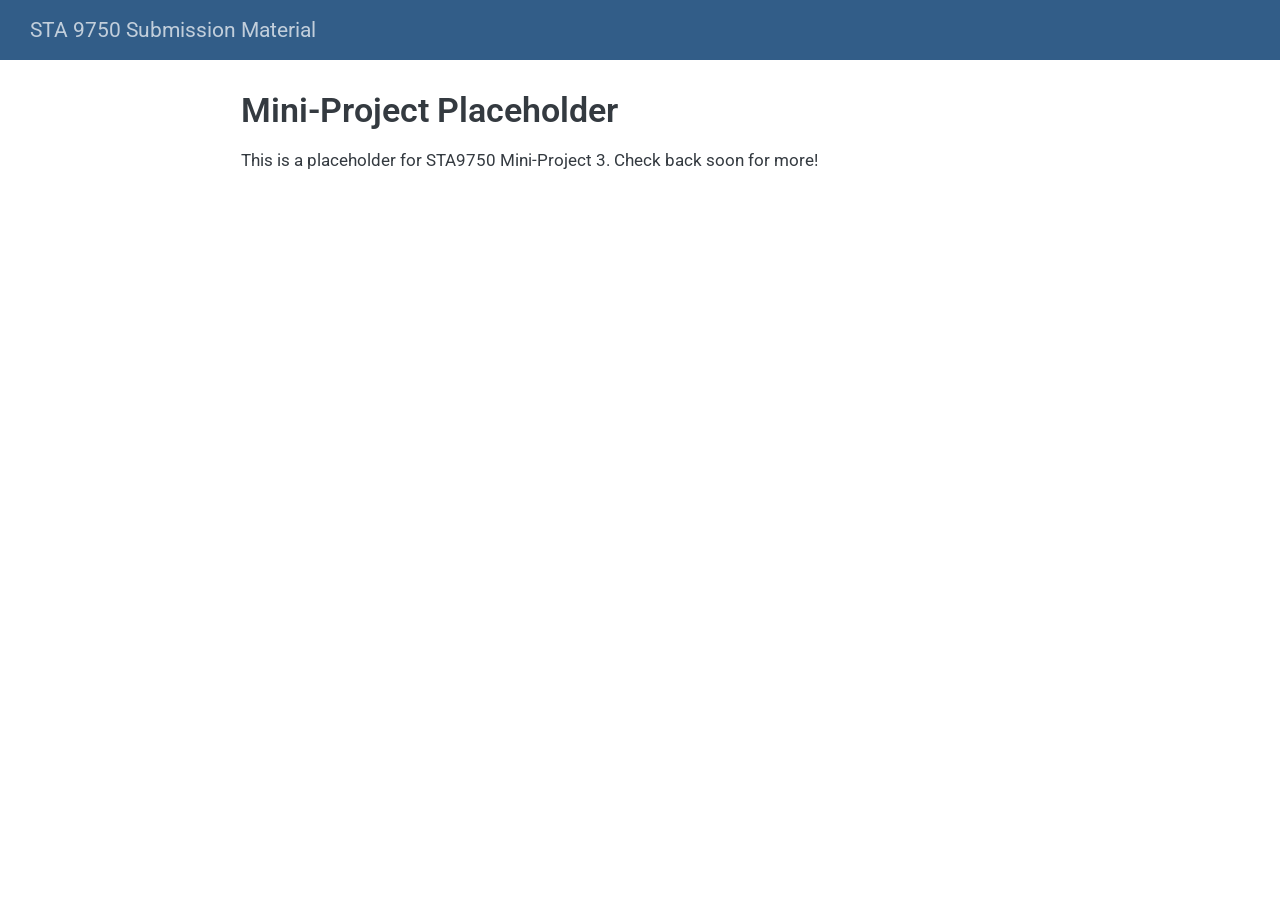
<file: docs/mp03.html>
<!DOCTYPE html>
<html xmlns="http://www.w3.org/1999/xhtml" lang="en" xml:lang="en"><head>

<meta charset="utf-8">
<meta name="generator" content="quarto-1.10.18">

<meta name="viewport" content="width=device-width, initial-scale=1.0, user-scalable=yes">


<title>Mini-Project Placeholder – STA 9750 Submission Material</title>
<style>
/* Default styles provided by pandoc.
** See https://pandoc.org/MANUAL.html#variables-for-html for config info.
*/
span.smallcaps{font-variant: small-caps;}
div.columns{display: flex; gap: 1.5em;}
div.column{flex: auto;}
@media screen {
div.columns{gap: min(4vw, 1.5em);}
div.column{overflow-x: auto;}
}
div.hanging-indent{margin-left: 1.5em; text-indent: -1.5em;}
ul.task-list{list-style: none;}
ul.task-list li input[type="checkbox"] {
  width: 0.8em;
  margin: 0 0.8em 0.2em -1em; /* quarto-specific, see https://github.com/quarto-dev/quarto-cli/issues/4556 */ 
  vertical-align: middle;
}
</style>


<script src="site_libs/quarto-nav/quarto-nav.js"></script>
<script src="site_libs/quarto-nav/headroom.min.js"></script>
<script src="site_libs/clipboard/clipboard.min.js"></script>
<script src="site_libs/quarto-search/autocomplete.umd.js"></script>
<script src="site_libs/quarto-search/fuse.min.js"></script>
<script src="site_libs/quarto-search/quarto-search.js"></script>
<meta name="quarto:offset" content="./">
<script src="site_libs/quarto-html/quarto.js" type="module"></script>
<script src="site_libs/quarto-html/tabsets/tabsets.js" type="module"></script>
<script src="site_libs/quarto-html/popper.min.js"></script>
<script src="site_libs/quarto-html/tippy.umd.min.js"></script>
<script src="site_libs/quarto-html/anchor.min.js"></script>
<link href="site_libs/quarto-html/tippy.css" rel="stylesheet">
<link href="site_libs/quarto-html/quarto-syntax-highlighting-64a204ab8560d761af7679ceaba22944.css" rel="stylesheet" id="quarto-text-highlighting-styles">
<script src="site_libs/bootstrap/bootstrap.min.js"></script>
<link href="site_libs/bootstrap/bootstrap-icons.css" rel="stylesheet">
<link href="site_libs/bootstrap/bootstrap-ecffb29ab86c51f33a5c8b4be15da6e0.min.css" rel="stylesheet" append-hash="true" id="quarto-bootstrap" data-mode="light">
<script id="quarto-search-options" type="application/json">{
  "location": "navbar",
  "copy-button": false,
  "collapse-after": 3,
  "panel-placement": "end",
  "type": "overlay",
  "limit": 50,
  "keyboard-shortcut": [
    "f",
    "/",
    "s"
  ],
  "show-item-context": false,
  "language": {
    "search-no-results-text": "No results",
    "search-matching-documents-text": "matching documents",
    "search-copy-link-title": "Copy link to search",
    "search-hide-matches-text": "Hide additional matches",
    "search-more-match-text": "more match in this document",
    "search-more-matches-text": "more matches in this document",
    "search-clear-button-title": "Clear",
    "search-text-placeholder": "",
    "search-detached-cancel-button-title": "Cancel",
    "search-submit-button-title": "Submit",
    "search-label": "Search"
  }
}</script>


</head>

<body class="nav-fixed fullcontent quarto-light">

<div id="quarto-search-results"></div>
  <header id="quarto-header" class="headroom fixed-top">
    <nav class="navbar navbar-expand-lg " data-bs-theme="dark">
      <div class="navbar-container container-fluid">
      <div class="navbar-brand-container mx-auto">
    <a class="navbar-brand" href="./index.html">
    <span class="navbar-title">STA 9750 Submission Material</span>
    </a>
  </div>
        <div class="quarto-navbar-tools tools-end">
</div>
      </div> <!-- /container-fluid -->
    </nav>
</header>
<!-- content -->
<div id="quarto-content" class="quarto-container page-columns page-rows-contents page-layout-article page-navbar">
<!-- sidebar -->
<!-- margin-sidebar -->
    
<!-- main -->
<main class="content" id="quarto-document-content">

<header id="title-block-header" class="quarto-title-block default">
<div class="quarto-title">
<h1 class="title">Mini-Project Placeholder</h1>
</div>



<div class="quarto-title-meta">

    
  
    
  </div>
  


</header>


<p>This is a placeholder for STA9750 Mini-Project 3. Check back soon for more!</p>



</main> <!-- /main -->
<script id="quarto-html-after-body" type="application/javascript">
  window.document.addEventListener("DOMContentLoaded", function (event) {
    const icon = "";
    const anchorJS = new window.AnchorJS();
    anchorJS.options = {
      placement: 'right',
      icon: icon
    };
    anchorJS.add('.anchored');
    const isCodeAnnotation = (el) => {
      for (const clz of el.classList) {
        if (clz.startsWith('code-annotation-')) {                     
          return true;
        }
      }
      return false;
    }
    const onCopySuccess = function(e) {
      // button target
      const button = e.trigger;
      // don't keep focus
      button.blur();
      // flash "checked"
      button.classList.add('code-copy-button-checked');
      var currentTitle = button.getAttribute("title");
      button.setAttribute("title", "Copied!");
      let tooltip;
      if (window.bootstrap) {
        button.setAttribute("data-bs-toggle", "tooltip");
        button.setAttribute("data-bs-placement", "left");
        button.setAttribute("data-bs-title", "Copied!");
        tooltip = new bootstrap.Tooltip(button, 
          { trigger: "manual", 
            customClass: "code-copy-button-tooltip",
            offset: [0, -8]});
        tooltip.show();    
      }
      setTimeout(function() {
        if (tooltip) {
          tooltip.hide();
          button.removeAttribute("data-bs-title");
          button.removeAttribute("data-bs-toggle");
          button.removeAttribute("data-bs-placement");
        }
        button.setAttribute("title", currentTitle);
        button.classList.remove('code-copy-button-checked');
      }, 1000);
      // clear code selection
      e.clearSelection();
    }
    const getTextToCopy = function(trigger) {
      const outerScaffold = trigger.parentElement.cloneNode(true);
      const codeEl = outerScaffold.querySelector('code');
      for (const childEl of codeEl.children) {
        if (isCodeAnnotation(childEl)) {
          childEl.remove();
        }
      }
      return codeEl.innerText;
    }
    const clipboard = new window.ClipboardJS('.code-copy-button:not([data-in-quarto-modal])', {
      text: getTextToCopy
    });
    clipboard.on('success', onCopySuccess);
    if (window.document.getElementById('quarto-embedded-source-code-modal')) {
      const clipboardModal = new window.ClipboardJS('.code-copy-button[data-in-quarto-modal]', {
        text: getTextToCopy,
        container: window.document.getElementById('quarto-embedded-source-code-modal')
      });
      clipboardModal.on('success', onCopySuccess);
    }
      var localhostRegex = new RegExp(/^(?:http|https):\/\/localhost\:?[0-9]*\//);
      var mailtoRegex = new RegExp(/^mailto:/);
        var filterRegex = new RegExp("https:\/\/davidsebastianugalde\.github\.io\/STA9750-2026-FALL\/");
      var isInternal = (href) => {
          return filterRegex.test(href) || localhostRegex.test(href) || mailtoRegex.test(href);
      }
      // Inspect non-navigation links and adorn them if external
     var links = window.document.querySelectorAll('a[href]:not(.nav-link):not(.navbar-brand):not(.toc-action):not(.sidebar-link):not(.sidebar-item-toggle):not(.pagination-link):not(.no-external):not([aria-hidden]):not(.dropdown-item):not(.quarto-navigation-tool):not(.about-link)');
      for (var i=0; i<links.length; i++) {
        const link = links[i];
        if (!isInternal(link.href)) {
          // undo the damage that might have been done by quarto-nav.js in the case of
          // links that we want to consider external
          if (link.dataset.originalHref !== undefined) {
            link.href = link.dataset.originalHref;
          }
        }
      }
    function tippyHover(el, contentFn, onTriggerFn, onUntriggerFn) {
      const config = {
        allowHTML: true,
        maxWidth: 500,
        delay: 100,
        arrow: false,
        appendTo: function(el) {
            return el.parentElement;
        },
        interactive: true,
        interactiveBorder: 10,
        theme: 'quarto',
        placement: 'bottom-start',
      };
      if (contentFn) {
        config.content = contentFn;
      }
      if (onTriggerFn) {
        config.onTrigger = onTriggerFn;
      }
      if (onUntriggerFn) {
        config.onUntrigger = onUntriggerFn;
      }
      window.tippy(el, config); 
    }
    const noterefs = window.document.querySelectorAll('a[role="doc-noteref"]');
    for (var i=0; i<noterefs.length; i++) {
      const ref = noterefs[i];
      tippyHover(ref, function() {
        // use id or data attribute instead here
        let href = ref.getAttribute('data-footnote-href') || ref.getAttribute('href');
        try { href = new URL(href).hash; } catch {}
        const id = href.replace(/^#\/?/, "");
        const note = window.document.getElementById(id);
        if (note) {
          return note.innerHTML;
        } else {
          return "";
        }
      });
    }
    const xrefs = window.document.querySelectorAll('a.quarto-xref');
    const processXRef = (id, note) => {
      // Strip column container classes
      const stripColumnClz = (el) => {
        el.classList.remove("page-full", "page-columns");
        if (el.children) {
          for (const child of el.children) {
            stripColumnClz(child);
          }
        }
      }
      stripColumnClz(note)
      if (id === null || id.startsWith('sec-')) {
        // Special case sections, only their first couple elements
        const container = document.createElement("div");
        if (note.children && note.children.length > 2) {
          container.appendChild(note.children[0].cloneNode(true));
          for (let i = 1; i < note.children.length; i++) {
            const child = note.children[i];
            if (child.tagName === "P" && child.innerText === "") {
              continue;
            } else {
              container.appendChild(child.cloneNode(true));
              break;
            }
          }
          if (window.Quarto?.typesetMath) {
            window.Quarto.typesetMath(container);
          }
          return container.innerHTML
        } else {
          if (window.Quarto?.typesetMath) {
            window.Quarto.typesetMath(note);
          }
          return note.innerHTML;
        }
      } else {
        // Remove any anchor links if they are present
        const anchorLink = note.querySelector('a.anchorjs-link');
        if (anchorLink) {
          anchorLink.remove();
        }
        if (window.Quarto?.typesetMath) {
          window.Quarto.typesetMath(note);
        }
        if (note.classList.contains("callout")) {
          return note.outerHTML;
        } else {
          return note.innerHTML;
        }
      }
    }
    for (var i=0; i<xrefs.length; i++) {
      const xref = xrefs[i];
      tippyHover(xref, undefined, function(instance) {
        instance.disable();
        let url = xref.getAttribute('href');
        let hash = undefined; 
        if (url.startsWith('#')) {
          hash = url;
        } else {
          try { hash = new URL(url).hash; } catch {}
        }
        if (hash) {
          const id = hash.replace(/^#\/?/, "");
          const note = window.document.getElementById(id);
          if (note !== null) {
            try {
              const html = processXRef(id, note.cloneNode(true));
              instance.setContent(html);
            } finally {
              instance.enable();
              instance.show();
            }
          } else {
            // See if we can fetch this
            fetch(url.split('#')[0])
            .then(res => res.text())
            .then(html => {
              const parser = new DOMParser();
              const htmlDoc = parser.parseFromString(html, "text/html");
              const note = htmlDoc.getElementById(id);
              if (note !== null) {
                const html = processXRef(id, note);
                instance.setContent(html);
              } 
            }).finally(() => {
              instance.enable();
              instance.show();
            });
          }
        } else {
          // See if we can fetch a full url (with no hash to target)
          // This is a special case and we should probably do some content thinning / targeting
          fetch(url)
          .then(res => res.text())
          .then(html => {
            const parser = new DOMParser();
            const htmlDoc = parser.parseFromString(html, "text/html");
            const note = htmlDoc.querySelector('main.content');
            if (note !== null) {
              // This should only happen for chapter cross references
              // (since there is no id in the URL)
              // remove the first header
              if (note.children.length > 0 && note.children[0].tagName === "HEADER") {
                note.children[0].remove();
              }
              const html = processXRef(null, note);
              instance.setContent(html);
            } 
          }).finally(() => {
            instance.enable();
            instance.show();
          });
        }
      }, function(instance) {
      });
    }
        let selectedAnnoteEl;
        const selectorForAnnotation = ( cell, annotation) => {
          let cellAttr = 'data-code-cell="' + cell + '"';
          let lineAttr = 'data-code-annotation="' +  annotation + '"';
          const selector = 'span[' + cellAttr + '][' + lineAttr + ']';
          return selector;
        }
        const selectCodeLines = (annoteEl) => {
          const doc = window.document;
          const targetCell = annoteEl.getAttribute("data-target-cell");
          const targetAnnotation = annoteEl.getAttribute("data-target-annotation");
          const annoteSpan = window.document.querySelector(selectorForAnnotation(targetCell, targetAnnotation));
          const lines = annoteSpan.getAttribute("data-code-lines").split(",");
          const lineIds = lines.map((line) => {
            return targetCell + "-" + line;
          })
          let top = null;
          let height = null;
          let parent = null;
          if (lineIds.length > 0) {
              //compute the position of the single el (top and bottom and make a div)
              const el = window.document.getElementById(lineIds[0]);
              top = el.offsetTop;
              height = el.offsetHeight;
              parent = el.parentElement.parentElement;
            if (lineIds.length > 1) {
              const lastEl = window.document.getElementById(lineIds[lineIds.length - 1]);
              const bottom = lastEl.offsetTop + lastEl.offsetHeight;
              height = bottom - top;
            }
            if (top !== null && height !== null && parent !== null) {
              // cook up a div (if necessary) and position it 
              let div = window.document.getElementById("code-annotation-line-highlight");
              if (div === null) {
                div = window.document.createElement("div");
                div.setAttribute("id", "code-annotation-line-highlight");
                div.style.position = 'absolute';
                parent.appendChild(div);
              }
              div.style.top = top - 2 + "px";
              div.style.height = height + 4 + "px";
              div.style.left = 0;
              let gutterDiv = window.document.getElementById("code-annotation-line-highlight-gutter");
              if (gutterDiv === null) {
                gutterDiv = window.document.createElement("div");
                gutterDiv.setAttribute("id", "code-annotation-line-highlight-gutter");
                gutterDiv.style.position = 'absolute';
                const codeCell = window.document.getElementById(targetCell);
                const gutter = codeCell.querySelector('.code-annotation-gutter');
                gutter.appendChild(gutterDiv);
              }
              gutterDiv.style.top = top - 2 + "px";
              gutterDiv.style.height = height + 4 + "px";
            }
            selectedAnnoteEl = annoteEl;
          }
        };
        const unselectCodeLines = () => {
          const elementsIds = ["code-annotation-line-highlight", "code-annotation-line-highlight-gutter"];
          elementsIds.forEach((elId) => {
            const div = window.document.getElementById(elId);
            if (div) {
              div.remove();
            }
          });
          selectedAnnoteEl = undefined;
        };
          // Handle positioning of the toggle
      window.addEventListener(
        "resize",
        throttle(() => {
          elRect = undefined;
          if (selectedAnnoteEl) {
            selectCodeLines(selectedAnnoteEl);
          }
        }, 10)
      );
      function throttle(fn, ms) {
      let throttle = false;
      let timer;
        return (...args) => {
          if(!throttle) { // first call gets through
              fn.apply(this, args);
              throttle = true;
          } else { // all the others get throttled
              if(timer) clearTimeout(timer); // cancel #2
              timer = setTimeout(() => {
                fn.apply(this, args);
                timer = throttle = false;
              }, ms);
          }
        };
      }
        // Attach click handler to the DT
        const annoteDls = window.document.querySelectorAll('dt[data-target-cell]');
        for (const annoteDlNode of annoteDls) {
          annoteDlNode.addEventListener('click', (event) => {
            const clickedEl = event.target;
            if (clickedEl !== selectedAnnoteEl) {
              unselectCodeLines();
              const activeEl = window.document.querySelector('dt[data-target-cell].code-annotation-active');
              if (activeEl) {
                activeEl.classList.remove('code-annotation-active');
              }
              selectCodeLines(clickedEl);
              clickedEl.classList.add('code-annotation-active');
            } else {
              // Unselect the line
              unselectCodeLines();
              clickedEl.classList.remove('code-annotation-active');
            }
          });
        }
    const findCites = (el) => {
      const parentEl = el.parentElement;
      if (parentEl) {
        const cites = parentEl.dataset.cites;
        if (cites) {
          return {
            el,
            cites: cites.split(' ')
          };
        } else {
          return findCites(el.parentElement)
        }
      } else {
        return undefined;
      }
    };
    var bibliorefs = window.document.querySelectorAll('a[role="doc-biblioref"]');
    for (var i=0; i<bibliorefs.length; i++) {
      const ref = bibliorefs[i];
      const citeInfo = findCites(ref);
      if (citeInfo) {
        tippyHover(citeInfo.el, function() {
          var popup = window.document.createElement('div');
          citeInfo.cites.forEach(function(cite) {
            var citeDiv = window.document.createElement('div');
            citeDiv.classList.add('hanging-indent');
            citeDiv.classList.add('csl-entry');
            var biblioDiv = window.document.getElementById('ref-' + cite);
            if (biblioDiv) {
              citeDiv.innerHTML = biblioDiv.innerHTML;
            }
            popup.appendChild(citeDiv);
          });
          return popup.innerHTML;
        });
      }
    }
  });
  </script>
</div> <!-- /content -->




</body></html>
</file>
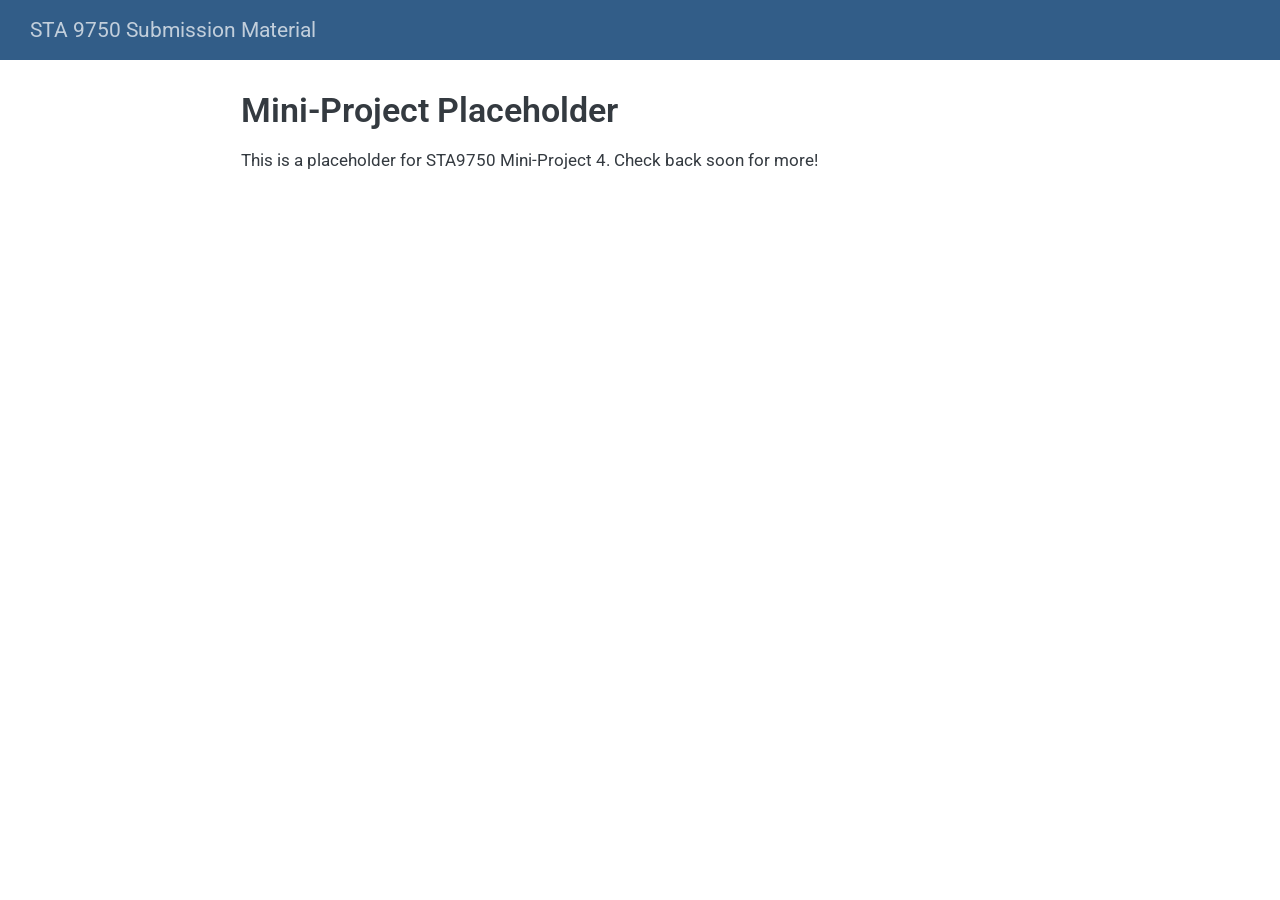
<file: docs/mp04.html>
<!DOCTYPE html>
<html xmlns="http://www.w3.org/1999/xhtml" lang="en" xml:lang="en"><head>

<meta charset="utf-8">
<meta name="generator" content="quarto-1.10.18">

<meta name="viewport" content="width=device-width, initial-scale=1.0, user-scalable=yes">


<title>Mini-Project Placeholder – STA 9750 Submission Material</title>
<style>
/* Default styles provided by pandoc.
** See https://pandoc.org/MANUAL.html#variables-for-html for config info.
*/
span.smallcaps{font-variant: small-caps;}
div.columns{display: flex; gap: 1.5em;}
div.column{flex: auto;}
@media screen {
div.columns{gap: min(4vw, 1.5em);}
div.column{overflow-x: auto;}
}
div.hanging-indent{margin-left: 1.5em; text-indent: -1.5em;}
ul.task-list{list-style: none;}
ul.task-list li input[type="checkbox"] {
  width: 0.8em;
  margin: 0 0.8em 0.2em -1em; /* quarto-specific, see https://github.com/quarto-dev/quarto-cli/issues/4556 */ 
  vertical-align: middle;
}
</style>


<script src="site_libs/quarto-nav/quarto-nav.js"></script>
<script src="site_libs/quarto-nav/headroom.min.js"></script>
<script src="site_libs/clipboard/clipboard.min.js"></script>
<script src="site_libs/quarto-search/autocomplete.umd.js"></script>
<script src="site_libs/quarto-search/fuse.min.js"></script>
<script src="site_libs/quarto-search/quarto-search.js"></script>
<meta name="quarto:offset" content="./">
<script src="site_libs/quarto-html/quarto.js" type="module"></script>
<script src="site_libs/quarto-html/tabsets/tabsets.js" type="module"></script>
<script src="site_libs/quarto-html/popper.min.js"></script>
<script src="site_libs/quarto-html/tippy.umd.min.js"></script>
<script src="site_libs/quarto-html/anchor.min.js"></script>
<link href="site_libs/quarto-html/tippy.css" rel="stylesheet">
<link href="site_libs/quarto-html/quarto-syntax-highlighting-64a204ab8560d761af7679ceaba22944.css" rel="stylesheet" id="quarto-text-highlighting-styles">
<script src="site_libs/bootstrap/bootstrap.min.js"></script>
<link href="site_libs/bootstrap/bootstrap-icons.css" rel="stylesheet">
<link href="site_libs/bootstrap/bootstrap-ecffb29ab86c51f33a5c8b4be15da6e0.min.css" rel="stylesheet" append-hash="true" id="quarto-bootstrap" data-mode="light">
<script id="quarto-search-options" type="application/json">{
  "location": "navbar",
  "copy-button": false,
  "collapse-after": 3,
  "panel-placement": "end",
  "type": "overlay",
  "limit": 50,
  "keyboard-shortcut": [
    "f",
    "/",
    "s"
  ],
  "show-item-context": false,
  "language": {
    "search-no-results-text": "No results",
    "search-matching-documents-text": "matching documents",
    "search-copy-link-title": "Copy link to search",
    "search-hide-matches-text": "Hide additional matches",
    "search-more-match-text": "more match in this document",
    "search-more-matches-text": "more matches in this document",
    "search-clear-button-title": "Clear",
    "search-text-placeholder": "",
    "search-detached-cancel-button-title": "Cancel",
    "search-submit-button-title": "Submit",
    "search-label": "Search"
  }
}</script>


</head>

<body class="nav-fixed fullcontent quarto-light">

<div id="quarto-search-results"></div>
  <header id="quarto-header" class="headroom fixed-top">
    <nav class="navbar navbar-expand-lg " data-bs-theme="dark">
      <div class="navbar-container container-fluid">
      <div class="navbar-brand-container mx-auto">
    <a class="navbar-brand" href="./index.html">
    <span class="navbar-title">STA 9750 Submission Material</span>
    </a>
  </div>
        <div class="quarto-navbar-tools tools-end">
</div>
      </div> <!-- /container-fluid -->
    </nav>
</header>
<!-- content -->
<div id="quarto-content" class="quarto-container page-columns page-rows-contents page-layout-article page-navbar">
<!-- sidebar -->
<!-- margin-sidebar -->
    
<!-- main -->
<main class="content" id="quarto-document-content">

<header id="title-block-header" class="quarto-title-block default">
<div class="quarto-title">
<h1 class="title">Mini-Project Placeholder</h1>
</div>



<div class="quarto-title-meta">

    
  
    
  </div>
  


</header>


<p>This is a placeholder for STA9750 Mini-Project 4. Check back soon for more!</p>



</main> <!-- /main -->
<script id="quarto-html-after-body" type="application/javascript">
  window.document.addEventListener("DOMContentLoaded", function (event) {
    const icon = "";
    const anchorJS = new window.AnchorJS();
    anchorJS.options = {
      placement: 'right',
      icon: icon
    };
    anchorJS.add('.anchored');
    const isCodeAnnotation = (el) => {
      for (const clz of el.classList) {
        if (clz.startsWith('code-annotation-')) {                     
          return true;
        }
      }
      return false;
    }
    const onCopySuccess = function(e) {
      // button target
      const button = e.trigger;
      // don't keep focus
      button.blur();
      // flash "checked"
      button.classList.add('code-copy-button-checked');
      var currentTitle = button.getAttribute("title");
      button.setAttribute("title", "Copied!");
      let tooltip;
      if (window.bootstrap) {
        button.setAttribute("data-bs-toggle", "tooltip");
        button.setAttribute("data-bs-placement", "left");
        button.setAttribute("data-bs-title", "Copied!");
        tooltip = new bootstrap.Tooltip(button, 
          { trigger: "manual", 
            customClass: "code-copy-button-tooltip",
            offset: [0, -8]});
        tooltip.show();    
      }
      setTimeout(function() {
        if (tooltip) {
          tooltip.hide();
          button.removeAttribute("data-bs-title");
          button.removeAttribute("data-bs-toggle");
          button.removeAttribute("data-bs-placement");
        }
        button.setAttribute("title", currentTitle);
        button.classList.remove('code-copy-button-checked');
      }, 1000);
      // clear code selection
      e.clearSelection();
    }
    const getTextToCopy = function(trigger) {
      const outerScaffold = trigger.parentElement.cloneNode(true);
      const codeEl = outerScaffold.querySelector('code');
      for (const childEl of codeEl.children) {
        if (isCodeAnnotation(childEl)) {
          childEl.remove();
        }
      }
      return codeEl.innerText;
    }
    const clipboard = new window.ClipboardJS('.code-copy-button:not([data-in-quarto-modal])', {
      text: getTextToCopy
    });
    clipboard.on('success', onCopySuccess);
    if (window.document.getElementById('quarto-embedded-source-code-modal')) {
      const clipboardModal = new window.ClipboardJS('.code-copy-button[data-in-quarto-modal]', {
        text: getTextToCopy,
        container: window.document.getElementById('quarto-embedded-source-code-modal')
      });
      clipboardModal.on('success', onCopySuccess);
    }
      var localhostRegex = new RegExp(/^(?:http|https):\/\/localhost\:?[0-9]*\//);
      var mailtoRegex = new RegExp(/^mailto:/);
        var filterRegex = new RegExp("https:\/\/davidsebastianugalde\.github\.io\/STA9750-2026-FALL\/");
      var isInternal = (href) => {
          return filterRegex.test(href) || localhostRegex.test(href) || mailtoRegex.test(href);
      }
      // Inspect non-navigation links and adorn them if external
     var links = window.document.querySelectorAll('a[href]:not(.nav-link):not(.navbar-brand):not(.toc-action):not(.sidebar-link):not(.sidebar-item-toggle):not(.pagination-link):not(.no-external):not([aria-hidden]):not(.dropdown-item):not(.quarto-navigation-tool):not(.about-link)');
      for (var i=0; i<links.length; i++) {
        const link = links[i];
        if (!isInternal(link.href)) {
          // undo the damage that might have been done by quarto-nav.js in the case of
          // links that we want to consider external
          if (link.dataset.originalHref !== undefined) {
            link.href = link.dataset.originalHref;
          }
        }
      }
    function tippyHover(el, contentFn, onTriggerFn, onUntriggerFn) {
      const config = {
        allowHTML: true,
        maxWidth: 500,
        delay: 100,
        arrow: false,
        appendTo: function(el) {
            return el.parentElement;
        },
        interactive: true,
        interactiveBorder: 10,
        theme: 'quarto',
        placement: 'bottom-start',
      };
      if (contentFn) {
        config.content = contentFn;
      }
      if (onTriggerFn) {
        config.onTrigger = onTriggerFn;
      }
      if (onUntriggerFn) {
        config.onUntrigger = onUntriggerFn;
      }
      window.tippy(el, config); 
    }
    const noterefs = window.document.querySelectorAll('a[role="doc-noteref"]');
    for (var i=0; i<noterefs.length; i++) {
      const ref = noterefs[i];
      tippyHover(ref, function() {
        // use id or data attribute instead here
        let href = ref.getAttribute('data-footnote-href') || ref.getAttribute('href');
        try { href = new URL(href).hash; } catch {}
        const id = href.replace(/^#\/?/, "");
        const note = window.document.getElementById(id);
        if (note) {
          return note.innerHTML;
        } else {
          return "";
        }
      });
    }
    const xrefs = window.document.querySelectorAll('a.quarto-xref');
    const processXRef = (id, note) => {
      // Strip column container classes
      const stripColumnClz = (el) => {
        el.classList.remove("page-full", "page-columns");
        if (el.children) {
          for (const child of el.children) {
            stripColumnClz(child);
          }
        }
      }
      stripColumnClz(note)
      if (id === null || id.startsWith('sec-')) {
        // Special case sections, only their first couple elements
        const container = document.createElement("div");
        if (note.children && note.children.length > 2) {
          container.appendChild(note.children[0].cloneNode(true));
          for (let i = 1; i < note.children.length; i++) {
            const child = note.children[i];
            if (child.tagName === "P" && child.innerText === "") {
              continue;
            } else {
              container.appendChild(child.cloneNode(true));
              break;
            }
          }
          if (window.Quarto?.typesetMath) {
            window.Quarto.typesetMath(container);
          }
          return container.innerHTML
        } else {
          if (window.Quarto?.typesetMath) {
            window.Quarto.typesetMath(note);
          }
          return note.innerHTML;
        }
      } else {
        // Remove any anchor links if they are present
        const anchorLink = note.querySelector('a.anchorjs-link');
        if (anchorLink) {
          anchorLink.remove();
        }
        if (window.Quarto?.typesetMath) {
          window.Quarto.typesetMath(note);
        }
        if (note.classList.contains("callout")) {
          return note.outerHTML;
        } else {
          return note.innerHTML;
        }
      }
    }
    for (var i=0; i<xrefs.length; i++) {
      const xref = xrefs[i];
      tippyHover(xref, undefined, function(instance) {
        instance.disable();
        let url = xref.getAttribute('href');
        let hash = undefined; 
        if (url.startsWith('#')) {
          hash = url;
        } else {
          try { hash = new URL(url).hash; } catch {}
        }
        if (hash) {
          const id = hash.replace(/^#\/?/, "");
          const note = window.document.getElementById(id);
          if (note !== null) {
            try {
              const html = processXRef(id, note.cloneNode(true));
              instance.setContent(html);
            } finally {
              instance.enable();
              instance.show();
            }
          } else {
            // See if we can fetch this
            fetch(url.split('#')[0])
            .then(res => res.text())
            .then(html => {
              const parser = new DOMParser();
              const htmlDoc = parser.parseFromString(html, "text/html");
              const note = htmlDoc.getElementById(id);
              if (note !== null) {
                const html = processXRef(id, note);
                instance.setContent(html);
              } 
            }).finally(() => {
              instance.enable();
              instance.show();
            });
          }
        } else {
          // See if we can fetch a full url (with no hash to target)
          // This is a special case and we should probably do some content thinning / targeting
          fetch(url)
          .then(res => res.text())
          .then(html => {
            const parser = new DOMParser();
            const htmlDoc = parser.parseFromString(html, "text/html");
            const note = htmlDoc.querySelector('main.content');
            if (note !== null) {
              // This should only happen for chapter cross references
              // (since there is no id in the URL)
              // remove the first header
              if (note.children.length > 0 && note.children[0].tagName === "HEADER") {
                note.children[0].remove();
              }
              const html = processXRef(null, note);
              instance.setContent(html);
            } 
          }).finally(() => {
            instance.enable();
            instance.show();
          });
        }
      }, function(instance) {
      });
    }
        let selectedAnnoteEl;
        const selectorForAnnotation = ( cell, annotation) => {
          let cellAttr = 'data-code-cell="' + cell + '"';
          let lineAttr = 'data-code-annotation="' +  annotation + '"';
          const selector = 'span[' + cellAttr + '][' + lineAttr + ']';
          return selector;
        }
        const selectCodeLines = (annoteEl) => {
          const doc = window.document;
          const targetCell = annoteEl.getAttribute("data-target-cell");
          const targetAnnotation = annoteEl.getAttribute("data-target-annotation");
          const annoteSpan = window.document.querySelector(selectorForAnnotation(targetCell, targetAnnotation));
          const lines = annoteSpan.getAttribute("data-code-lines").split(",");
          const lineIds = lines.map((line) => {
            return targetCell + "-" + line;
          })
          let top = null;
          let height = null;
          let parent = null;
          if (lineIds.length > 0) {
              //compute the position of the single el (top and bottom and make a div)
              const el = window.document.getElementById(lineIds[0]);
              top = el.offsetTop;
              height = el.offsetHeight;
              parent = el.parentElement.parentElement;
            if (lineIds.length > 1) {
              const lastEl = window.document.getElementById(lineIds[lineIds.length - 1]);
              const bottom = lastEl.offsetTop + lastEl.offsetHeight;
              height = bottom - top;
            }
            if (top !== null && height !== null && parent !== null) {
              // cook up a div (if necessary) and position it 
              let div = window.document.getElementById("code-annotation-line-highlight");
              if (div === null) {
                div = window.document.createElement("div");
                div.setAttribute("id", "code-annotation-line-highlight");
                div.style.position = 'absolute';
                parent.appendChild(div);
              }
              div.style.top = top - 2 + "px";
              div.style.height = height + 4 + "px";
              div.style.left = 0;
              let gutterDiv = window.document.getElementById("code-annotation-line-highlight-gutter");
              if (gutterDiv === null) {
                gutterDiv = window.document.createElement("div");
                gutterDiv.setAttribute("id", "code-annotation-line-highlight-gutter");
                gutterDiv.style.position = 'absolute';
                const codeCell = window.document.getElementById(targetCell);
                const gutter = codeCell.querySelector('.code-annotation-gutter');
                gutter.appendChild(gutterDiv);
              }
              gutterDiv.style.top = top - 2 + "px";
              gutterDiv.style.height = height + 4 + "px";
            }
            selectedAnnoteEl = annoteEl;
          }
        };
        const unselectCodeLines = () => {
          const elementsIds = ["code-annotation-line-highlight", "code-annotation-line-highlight-gutter"];
          elementsIds.forEach((elId) => {
            const div = window.document.getElementById(elId);
            if (div) {
              div.remove();
            }
          });
          selectedAnnoteEl = undefined;
        };
          // Handle positioning of the toggle
      window.addEventListener(
        "resize",
        throttle(() => {
          elRect = undefined;
          if (selectedAnnoteEl) {
            selectCodeLines(selectedAnnoteEl);
          }
        }, 10)
      );
      function throttle(fn, ms) {
      let throttle = false;
      let timer;
        return (...args) => {
          if(!throttle) { // first call gets through
              fn.apply(this, args);
              throttle = true;
          } else { // all the others get throttled
              if(timer) clearTimeout(timer); // cancel #2
              timer = setTimeout(() => {
                fn.apply(this, args);
                timer = throttle = false;
              }, ms);
          }
        };
      }
        // Attach click handler to the DT
        const annoteDls = window.document.querySelectorAll('dt[data-target-cell]');
        for (const annoteDlNode of annoteDls) {
          annoteDlNode.addEventListener('click', (event) => {
            const clickedEl = event.target;
            if (clickedEl !== selectedAnnoteEl) {
              unselectCodeLines();
              const activeEl = window.document.querySelector('dt[data-target-cell].code-annotation-active');
              if (activeEl) {
                activeEl.classList.remove('code-annotation-active');
              }
              selectCodeLines(clickedEl);
              clickedEl.classList.add('code-annotation-active');
            } else {
              // Unselect the line
              unselectCodeLines();
              clickedEl.classList.remove('code-annotation-active');
            }
          });
        }
    const findCites = (el) => {
      const parentEl = el.parentElement;
      if (parentEl) {
        const cites = parentEl.dataset.cites;
        if (cites) {
          return {
            el,
            cites: cites.split(' ')
          };
        } else {
          return findCites(el.parentElement)
        }
      } else {
        return undefined;
      }
    };
    var bibliorefs = window.document.querySelectorAll('a[role="doc-biblioref"]');
    for (var i=0; i<bibliorefs.length; i++) {
      const ref = bibliorefs[i];
      const citeInfo = findCites(ref);
      if (citeInfo) {
        tippyHover(citeInfo.el, function() {
          var popup = window.document.createElement('div');
          citeInfo.cites.forEach(function(cite) {
            var citeDiv = window.document.createElement('div');
            citeDiv.classList.add('hanging-indent');
            citeDiv.classList.add('csl-entry');
            var biblioDiv = window.document.getElementById('ref-' + cite);
            if (biblioDiv) {
              citeDiv.innerHTML = biblioDiv.innerHTML;
            }
            popup.appendChild(citeDiv);
          });
          return popup.innerHTML;
        });
      }
    }
  });
  </script>
</div> <!-- /content -->




</body></html>
</file>
<file: docs/site_libs/quarto-html/tippy.css>
.tippy-box[data-animation=fade][data-state=hidden]{opacity:0}[data-tippy-root]{max-width:calc(100vw - 10px)}.tippy-box{position:relative;background-color:#333;color:#fff;border-radius:4px;font-size:14px;line-height:1.4;white-space:normal;outline:0;transition-property:transform,visibility,opacity}.tippy-box[data-placement^=top]>.tippy-arrow{bottom:0}.tippy-box[data-placement^=top]>.tippy-arrow:before{bottom:-7px;left:0;border-width:8px 8px 0;border-top-color:initial;transform-origin:center top}.tippy-box[data-placement^=bottom]>.tippy-arrow{top:0}.tippy-box[data-placement^=bottom]>.tippy-arrow:before{top:-7px;left:0;border-width:0 8px 8px;border-bottom-color:initial;transform-origin:center bottom}.tippy-box[data-placement^=left]>.tippy-arrow{right:0}.tippy-box[data-placement^=left]>.tippy-arrow:before{border-width:8px 0 8px 8px;border-left-color:initial;right:-7px;transform-origin:center left}.tippy-box[data-placement^=right]>.tippy-arrow{left:0}.tippy-box[data-placement^=right]>.tippy-arrow:before{left:-7px;border-width:8px 8px 8px 0;border-right-color:initial;transform-origin:center right}.tippy-box[data-inertia][data-state=visible]{transition-timing-function:cubic-bezier(.54,1.5,.38,1.11)}.tippy-arrow{width:16px;height:16px;color:#333}.tippy-arrow:before{content:"";position:absolute;border-color:transparent;border-style:solid}.tippy-content{position:relative;padding:5px 9px;z-index:1}
</file>
<file: docs/site_libs/quarto-html/quarto-syntax-highlighting-64a204ab8560d761af7679ceaba22944.css>
/* quarto syntax highlight colors */
:root {
  --quarto-hl-ot-color: #003B4F;
  --quarto-hl-at-color: #657422;
  --quarto-hl-ss-color: #20794D;
  --quarto-hl-an-color: #5E5E5E;
  --quarto-hl-fu-color: #4758AB;
  --quarto-hl-st-color: #20794D;
  --quarto-hl-cf-color: #003B4F;
  --quarto-hl-op-color: #5E5E5E;
  --quarto-hl-er-color: #AD0000;
  --quarto-hl-bn-color: #AD0000;
  --quarto-hl-al-color: #AD0000;
  --quarto-hl-va-color: #111111;
  --quarto-hl-bu-color: inherit;
  --quarto-hl-ex-color: inherit;
  --quarto-hl-pp-color: #AD0000;
  --quarto-hl-in-color: #5E5E5E;
  --quarto-hl-vs-color: #20794D;
  --quarto-hl-wa-color: #5E5E5E;
  --quarto-hl-do-color: #5E5E5E;
  --quarto-hl-im-color: #00769E;
  --quarto-hl-ch-color: #20794D;
  --quarto-hl-dt-color: #AD0000;
  --quarto-hl-fl-color: #AD0000;
  --quarto-hl-co-color: #5E5E5E;
  --quarto-hl-cv-color: #5E5E5E;
  --quarto-hl-cn-color: #8f5902;
  --quarto-hl-sc-color: #5E5E5E;
  --quarto-hl-dv-color: #AD0000;
  --quarto-hl-kw-color: #003B4F;
}

/* other quarto variables */
:root {
  --quarto-font-monospace: SFMono-Regular, Menlo, Monaco, Consolas, "Liberation Mono", "Courier New", monospace;
}

/* syntax highlight based on Pandoc's rules */
pre > code.sourceCode > span {
  color: #003B4F;
}

code.sourceCode > span {
  color: #003B4F;
}

div.sourceCode,
div.sourceCode pre.sourceCode {
  color: #003B4F;
}

/* Normal */
code span {
  color: #003B4F;
}

/* Alert */
code span.al {
  color: #AD0000;
  font-style: inherit;
}

/* Annotation */
code span.an {
  color: #5E5E5E;
  font-style: inherit;
}

/* Attribute */
code span.at {
  color: #657422;
  font-style: inherit;
}

/* BaseN */
code span.bn {
  color: #AD0000;
  font-style: inherit;
}

/* BuiltIn */
code span.bu {
  font-style: inherit;
}

/* ControlFlow */
code span.cf {
  color: #003B4F;
  font-weight: bold;
  font-style: inherit;
}

/* Char */
code span.ch {
  color: #20794D;
  font-style: inherit;
}

/* Constant */
code span.cn {
  color: #8f5902;
  font-style: inherit;
}

/* Comment */
code span.co {
  color: #5E5E5E;
  font-style: inherit;
}

/* CommentVar */
code span.cv {
  color: #5E5E5E;
  font-style: italic;
}

/* Documentation */
code span.do {
  color: #5E5E5E;
  font-style: italic;
}

/* DataType */
code span.dt {
  color: #AD0000;
  font-style: inherit;
}

/* DecVal */
code span.dv {
  color: #AD0000;
  font-style: inherit;
}

/* Error */
code span.er {
  color: #AD0000;
  font-style: inherit;
}

/* Extension */
code span.ex {
  font-style: inherit;
}

/* Float */
code span.fl {
  color: #AD0000;
  font-style: inherit;
}

/* Function */
code span.fu {
  color: #4758AB;
  font-style: inherit;
}

/* Import */
code span.im {
  color: #00769E;
  font-style: inherit;
}

/* Information */
code span.in {
  color: #5E5E5E;
  font-style: inherit;
}

/* Keyword */
code span.kw {
  color: #003B4F;
  font-weight: bold;
  font-style: inherit;
}

/* Operator */
code span.op {
  color: #5E5E5E;
  font-style: inherit;
}

/* Other */
code span.ot {
  color: #003B4F;
  font-style: inherit;
}

/* Preprocessor */
code span.pp {
  color: #AD0000;
  font-style: inherit;
}

/* SpecialChar */
code span.sc {
  color: #5E5E5E;
  font-style: inherit;
}

/* SpecialString */
code span.ss {
  color: #20794D;
  font-style: inherit;
}

/* String */
code span.st {
  color: #20794D;
  font-style: inherit;
}

/* Variable */
code span.va {
  color: #111111;
  font-style: inherit;
}

/* VerbatimString */
code span.vs {
  color: #20794D;
  font-style: inherit;
}

/* Warning */
code span.wa {
  color: #5E5E5E;
  font-style: italic;
}

.prevent-inlining {
  content: "</";
}

/*# sourceMappingURL=9d8d5bb603a83b8298b89080a598c93b.css.map */
</file>
<file: docs/netflix.css>
/* Netflix-inspired website theme */

body {
  color: #141414;
  background-color: #FFFFFF;
}

/* Main headings */
h1, h2, h3 {
  color: #141414;
}

/* Netflix-red section accents */
main h2 {
  border-bottom: 2px solid #E50914;
  padding-bottom: 6px;
}

/* Links */
main a {
  color: #B20710;
}

main a:hover {
  color: #E50914;
}
</file>
<file: docs/site_libs/pagedtable-1.1/css/pagedtable.css>
.pagedtable {
  overflow: auto;
  padding-left: 8px;
  padding-right: 8px;
}

.pagedtable-wrapper {
  border: 1px solid #ccc;
  border-radius: 4px;
  margin-bottom: 10px;
}

.pagedtable table {
  width: 100%;
  max-width: 100%;
  margin: 0;
}

.pagedtable th {
  padding: 0 5px 0 5px;
  border: none;
  border-bottom: 2px solid #dddddd;

  min-width: 45px;
}

.pagedtable-empty th {
  display: none;
}

.pagedtable td {
  padding: 0 4px 0 4px;
}

.pagedtable .even {
  background-color: rgba(140, 140, 140, 0.1);
}

.pagedtable-padding-col {
  display: none;
}

.pagedtable a {
  -webkit-touch-callout: none;
  -webkit-user-select: none;
  -khtml-user-select: none;
  -moz-user-select: none;
  -ms-user-select: none;
  user-select: none;
}

.pagedtable-index-nav {
  cursor: pointer;
  padding: 0 5px 0 5px;
  float: right;
  border: 0;
}

.pagedtable-index-nav-disabled {
  cursor: default;
  text-decoration: none;
  color: #999;
}

a.pagedtable-index-nav-disabled:hover {
  text-decoration: none;
  color: #999;
}

.pagedtable-indexes {
  cursor: pointer;
  float: right;
  border: 0;
}

.pagedtable-index-current {
  cursor: default;
  text-decoration: none;
  font-weight: bold;
  color: #333;
  border: 0;
}

a.pagedtable-index-current:hover {
  text-decoration: none;
  font-weight: bold;
  color: #333;
}

.pagedtable-index {
  width: 30px;
  display: inline-block;
  text-align: center;
  border: 0;
}

.pagedtable-index-separator-left {
  display: inline-block;
  color: #333;
  font-size: 9px;
  padding: 0 0 0 0;
  cursor: default;
}

.pagedtable-index-separator-right {
  display: inline-block;
  color: #333;
  font-size: 9px;
  padding: 0 4px 0 0;
  cursor: default;
}

.pagedtable-footer {
  padding-top: 4px;
  padding-bottom: 5px;
}

.pagedtable-not-empty .pagedtable-footer {
  border-top: 2px solid #dddddd;
}

.pagedtable-info {
  overflow: hidden;
  color: #999;
  white-space: nowrap;
  text-overflow: ellipsis;
}

.pagedtable-header-name {
  overflow: hidden;
  text-overflow: ellipsis;
}

.pagedtable-header-type {
  color: #999;
  font-weight: 400;
}

.pagedtable-na-cell {
  font-style: italic;
  opacity: 0.3;
}
</file>
<file: docs/green_transit_theme.css>
/* Optional Green Transit Alliance visual theme for Quarto HTML.
   Include in YAML:
   format:
     html:
       css: green_transit.css
   This styles the HTML document, not the ggplot chart pixels. */
:root {
  --gta-forest: #174C3B;
  --gta-fern: #37795B;
  --gta-sage: #DCE9DC;
  --gta-paper: #FAFBF7;
  --gta-gold: #BD9253;
  --gta-ink: #213A2C;
}
body {
  background: var(--gta-paper);
  color: var(--gta-ink);
  font-family: "Aptos", "Source Sans 3", "Segoe UI", Arial, sans-serif;
  line-height: 1.6;
}
h1, h2, h3, h4, .title {
  color: var(--gta-forest);
  letter-spacing: -0.015em;
}
h1.title { font-weight: 750; }
h2 {
  border-bottom: 2px solid var(--gta-sage);
  padding-bottom: 0.25em;
}
a { color: var(--gta-fern); }
a:hover { color: var(--gta-forest); }
blockquote { border-left: 4px solid var(--gta-gold); }
table { border-collapse: collapse; }
table thead { background: var(--gta-forest); color: #fff; }
table th { font-weight: 650; }
table tbody tr:nth-child(even) { background: #EAF1EA; }
.quarto-title-meta { color: #557161; }
.cell-output-display { margin-top: 1.0em; margin-bottom: 1.5em; }
.callout.callout-style-default.callout-note { border-left-color: var(--gta-fern); }
/* Keep visual elements intact in browser PDF exports where possible. */
@media print {
  body { background: white; }
  .cell-output-display, figure, .quarto-figure, table, .callout { break-inside: avoid; }
  h2, h3 { break-after: avoid; }
}
</file>
